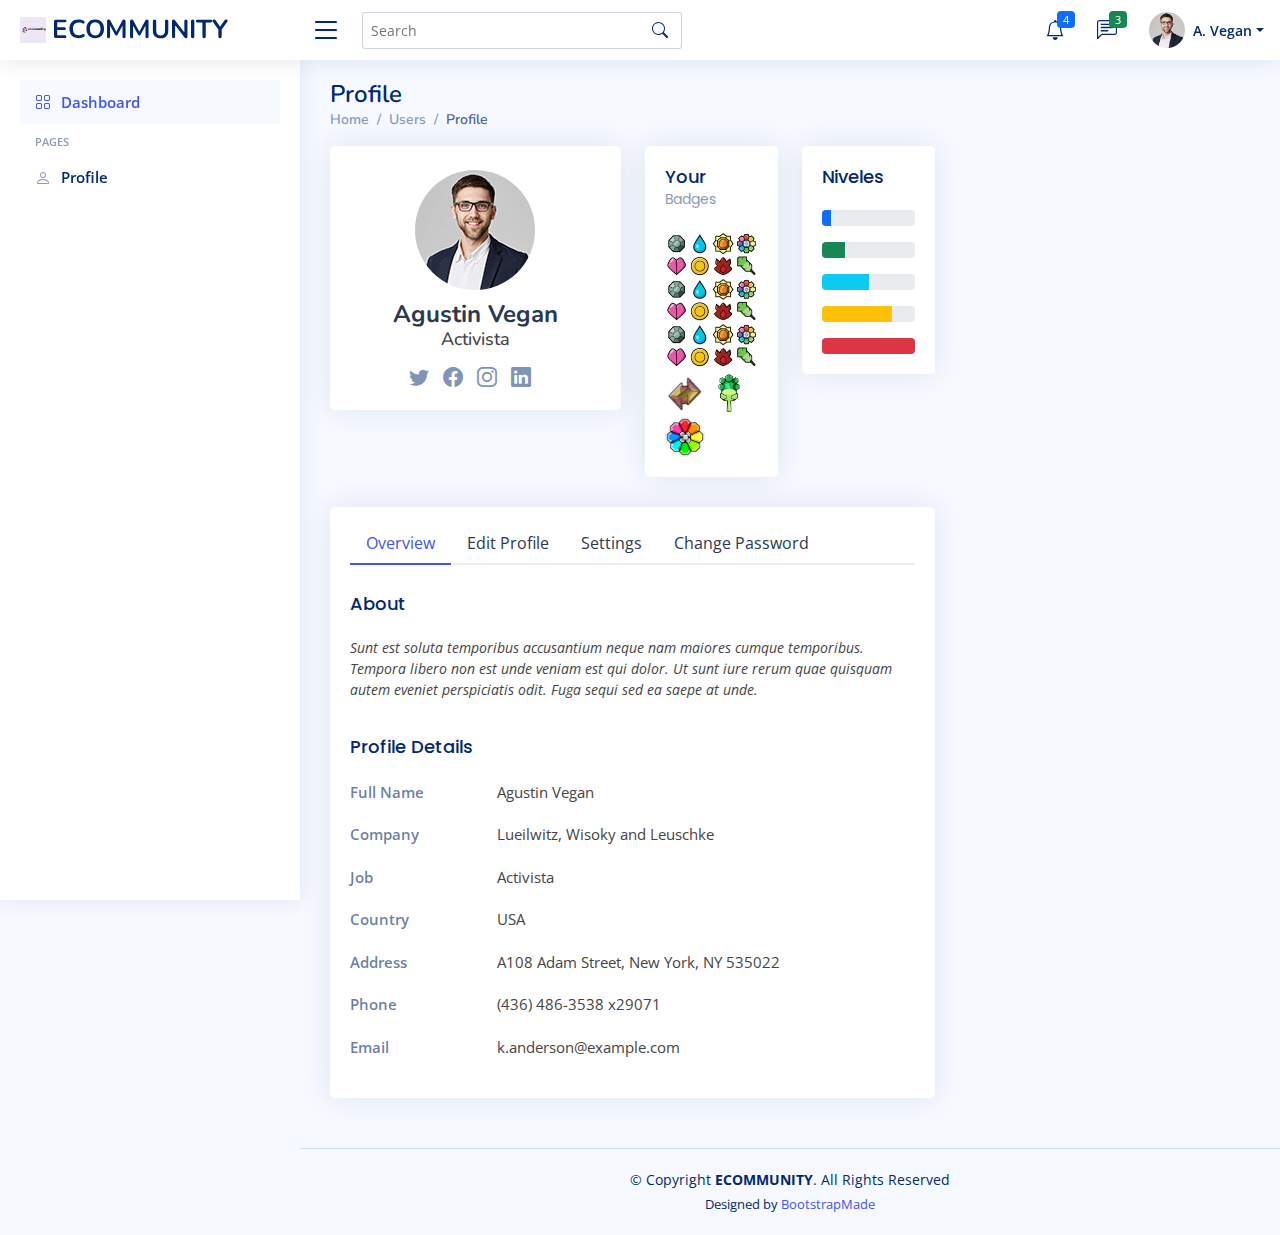
<file: index.html>
<!DOCTYPE html>
<html lang="en">

<head>
  <meta charset="utf-8">
  <meta content="width=device-width, initial-scale=1.0" name="viewport">

  <title>Users / Profile - ECOMMUNITY Bootstrap Template</title>
  <meta content="" name="description">
  <meta content="" name="keywords">

  <!-- Favicons -->
  <link href="assets/img/favicon.png" rel="icon">
  <link href="assets/img/apple-touch-icon.png" rel="apple-touch-icon">

  <!-- Google Fonts -->
  <link href="https://fonts.gstatic.com" rel="preconnect">
  <link href="https://fonts.googleapis.com/css?family=Open+Sans:300,300i,400,400i,600,600i,700,700i|Nunito:300,300i,400,400i,600,600i,700,700i|Poppins:300,300i,400,400i,500,500i,600,600i,700,700i" rel="stylesheet">

  <!-- Vendor CSS Files -->
  <link href="assets/vendor/bootstrap/css/bootstrap.min.css" rel="stylesheet">
  <link href="assets/vendor/bootstrap-icons/bootstrap-icons.css" rel="stylesheet">
  <link href="assets/vendor/boxicons/css/boxicons.min.css" rel="stylesheet">
  <link href="assets/vendor/quill/quill.snow.css" rel="stylesheet">
  <link href="assets/vendor/quill/quill.bubble.css" rel="stylesheet">
  <link href="assets/vendor/remixicon/remixicon.css" rel="stylesheet">
  <link href="assets/vendor/simple-datatables/style.css" rel="stylesheet">

  <!-- Template Main CSS File -->
  <link href="assets/css/style.css" rel="stylesheet">

  <!-- =======================================================
  * Template Name: ECOMMUNITY - v2.2.2
  * Template URL: https://bootstrapmade.com/nice-admin-bootstrap-admin-html-template/
  * Author: BootstrapMade.com
  * License: https://bootstrapmade.com/license/
  ======================================================== -->
</head>

<body>

  <!-- ======= Header ======= -->
  <header id="header" class="header fixed-top d-flex align-items-center">

    <div class="d-flex align-items-center justify-content-between">
      <a href="index.html" class="logo d-flex align-items-center">
        <img src="assets/img/logo.png" alt="">
        <span class="d-none d-lg-block">ECOMMUNITY</span>
      </a>
      <i class="bi bi-list toggle-sidebar-btn"></i>
    </div><!-- End Logo -->

    <div class="search-bar">
      <form class="search-form d-flex align-items-center" method="POST" action="#">
        <input type="text" name="query" placeholder="Search" title="Enter search keyword">
        <button type="submit" title="Search"><i class="bi bi-search"></i></button>
      </form>
    </div><!-- End Search Bar -->

    <nav class="header-nav ms-auto">
      <ul class="d-flex align-items-center">

        <li class="nav-item d-block d-lg-none">
          <a class="nav-link nav-icon search-bar-toggle " href="#">
            <i class="bi bi-search"></i>
          </a>
        </li><!-- End Search Icon-->

        <li class="nav-item dropdown">

          <a class="nav-link nav-icon" href="#" data-bs-toggle="dropdown">
            <i class="bi bi-bell"></i>
            <span class="badge bg-primary badge-number">4</span>
          </a><!-- End Notification Icon -->

          <ul class="dropdown-menu dropdown-menu-end dropdown-menu-arrow notifications">
            <li class="dropdown-header">
              You have 4 new notifications
              <a href="#"><span class="badge rounded-pill bg-primary p-2 ms-2">View all</span></a>
            </li>
            <li>
              <hr class="dropdown-divider">
            </li>

            <li class="notification-item">
              <i class="bi bi-exclamation-circle text-warning"></i>
              <div>
                <h4>Lorem Ipsum</h4>
                <p>Quae dolorem earum veritatis oditseno</p>
                <p>30 min. ago</p>
              </div>
            </li>

            <li>
              <hr class="dropdown-divider">
            </li>

            <li class="notification-item">
              <i class="bi bi-x-circle text-danger"></i>
              <div>
                <h4>Atque rerum nesciunt</h4>
                <p>Quae dolorem earum veritatis oditseno</p>
                <p>1 hr. ago</p>
              </div>
            </li>

            <li>
              <hr class="dropdown-divider">
            </li>

            <li class="notification-item">
              <i class="bi bi-check-circle text-success"></i>
              <div>
                <h4>Sit rerum fuga</h4>
                <p>Quae dolorem earum veritatis oditseno</p>
                <p>2 hrs. ago</p>
              </div>
            </li>

            <li>
              <hr class="dropdown-divider">
            </li>

            <li class="notification-item">
              <i class="bi bi-info-circle text-primary"></i>
              <div>
                <h4>Dicta reprehenderit</h4>
                <p>Quae dolorem earum veritatis oditseno</p>
                <p>4 hrs. ago</p>
              </div>
            </li>

            <li>
              <hr class="dropdown-divider">
            </li>
            <li class="dropdown-footer">
              <a href="#">Show all notifications</a>
            </li>

          </ul><!-- End Notification Dropdown Items -->

        </li><!-- End Notification Nav -->

        <li class="nav-item dropdown">

          <a class="nav-link nav-icon" href="#" data-bs-toggle="dropdown">
            <i class="bi bi-chat-left-text"></i>
            <span class="badge bg-success badge-number">3</span>
          </a><!-- End Messages Icon -->

          <ul class="dropdown-menu dropdown-menu-end dropdown-menu-arrow messages">
            <li class="dropdown-header">
              You have 3 new messages
              <a href="#"><span class="badge rounded-pill bg-primary p-2 ms-2">View all</span></a>
            </li>
            <li>
              <hr class="dropdown-divider">
            </li>

            <li class="message-item">
              <a href="#">
                <img src="assets/img/messages-1.jpg" alt="" class="rounded-circle">
                <div>
                  <h4>Maria Hudson</h4>
                  <p>Velit asperiores et ducimus soluta repudiandae labore officia est ut...</p>
                  <p>4 hrs. ago</p>
                </div>
              </a>
            </li>
            <li>
              <hr class="dropdown-divider">
            </li>

            <li class="message-item">
              <a href="#">
                <img src="assets/img/messages-2.jpg" alt="" class="rounded-circle">
                <div>
                  <h4>Anna Nelson</h4>
                  <p>Velit asperiores et ducimus soluta repudiandae labore officia est ut...</p>
                  <p>6 hrs. ago</p>
                </div>
              </a>
            </li>
            <li>
              <hr class="dropdown-divider">
            </li>

            <li class="message-item">
              <a href="#">
                <img src="assets/img/messages-3.jpg" alt="" class="rounded-circle">
                <div>
                  <h4>David Muldon</h4>
                  <p>Velit asperiores et ducimus soluta repudiandae labore officia est ut...</p>
                  <p>8 hrs. ago</p>
                </div>
              </a>
            </li>
            <li>
              <hr class="dropdown-divider">
            </li>

            <li class="dropdown-footer">
              <a href="#">Show all messages</a>
            </li>

          </ul><!-- End Messages Dropdown Items -->

        </li><!-- End Messages Nav -->

        <li class="nav-item dropdown pe-3">

          <a class="nav-link nav-profile d-flex align-items-center pe-0" href="#" data-bs-toggle="dropdown">
            <img src="assets/img/profile-img.jpg" alt="Profile" class="rounded-circle">
            <span class="d-none d-md-block dropdown-toggle ps-2">A. Vegan</span>
          </a><!-- End Profile Iamge Icon -->

          <ul class="dropdown-menu dropdown-menu-end dropdown-menu-arrow profile">
            <li class="dropdown-header">
              <h6>Agustin Vegan</h6>
              <span>Activista</span>
            </li>
            <li>
              <hr class="dropdown-divider">
            </li>

            <li>
              <a class="dropdown-item d-flex align-items-center" href="users-profile.html">
                <i class="bi bi-person"></i>
                <span>My Profile</span>
              </a>
            </li>
            <li>
              <hr class="dropdown-divider">
            </li>

            <li>
              <a class="dropdown-item d-flex align-items-center" href="users-profile.html">
                <i class="bi bi-gear"></i>
                <span>Account Settings</span>
              </a>
            </li>
            <li>
              <hr class="dropdown-divider">
            </li>

            <li>
              <a class="dropdown-item d-flex align-items-center" href="pages-faq.html">
                <i class="bi bi-question-circle"></i>
                <span>Need Help?</span>
              </a>
            </li>
            <li>
              <hr class="dropdown-divider">
            </li>

            <li>
              <a class="dropdown-item d-flex align-items-center" href="#">
                <i class="bi bi-box-arrow-right"></i>
                <span>Sign Out</span>
              </a>
            </li>

          </ul><!-- End Profile Dropdown Items -->
        </li><!-- End Profile Nav -->

      </ul>
    </nav><!-- End Icons Navigation -->

  </header><!-- End Header -->

  <!-- ======= Sidebar ======= -->
  <!-- ======= Sidebar ======= -->
  <aside id="sidebar" class="sidebar">

    <ul class="sidebar-nav" id="sidebar-nav">

      <li class="nav-item">
        <a class="nav-link " href="users-profile.html">
          <i class="bi bi-grid"></i>
          <span>Dashboard</span>
        </a>
      </li><!-- End Dashboard Nav -->

     

      
      <li class="nav-heading">Pages</li>

      <li class="nav-item">
        <a class="nav-link collapsed" href="index.html">
          <i class="bi bi-person"></i>
          <span>Profile</span>
        </a>
      </li><!-- End Profile Page Nav -->


    </ul>

  </aside><!-- End Sidebar-->
  <main id="main" class="main">

    <div class="pagetitle">
      <h1>Profile</h1>
      <nav>
        <ol class="breadcrumb">
          <li class="breadcrumb-item"><a href="index.html">Home</a></li>
          <li class="breadcrumb-item">Users</li>
          <li class="breadcrumb-item active">Profile</li>
        </ol>
      </nav>
    </div><!-- End Page Title -->

    <section class="section profile">
      <div class="row">
        <div class="col-xl-4">

          <div class="card">
            <div class="card-body profile-card pt-4 d-flex flex-column align-items-center">

              <img src="assets/img/profile-img.jpg" alt="Profile" class="rounded-circle">
              <h2>Agustin Vegan</h2>
              <h3>Activista</h3>
              <div class="social-links mt-2">
                <a href="#" class="twitter"><i class="bi bi-twitter"></i></a>
                <a href="#" class="facebook"><i class="bi bi-facebook"></i></a>
                <a href="#" class="instagram"><i class="bi bi-instagram"></i></a>
                <a href="#" class="linkedin"><i class="bi bi-linkedin"></i></a>
              </div>
            </div>
          </div>

        </div>
        
<div class="col-xl-2">
          <div class="card">

            <div class="card-body">
              <h5 class="card-title">Your  <span>Badges</span></h5>
              <img class="img-fluid" src="./assets/img/pokemon-badges.png" alt="">
              <img class="img-fluid" src="./assets/img/pokemon-badges.png" alt="">
              <img class="img-fluid" src="./assets/img/pokemon-badges.png" alt="">
              <img class="img-fluid badgeP"  src="./assets/img/cityBadge.webp" alt="">
              <img class="img-fluid badgeP"  src="./assets/img/brocolibadge.png" alt="">
              <img class="img-fluid badgeP"  src="./assets/img/rainbowbadge.png" alt="">

            </div>
          </div>
        </div>
<div class="col-xl-2">
  <div class="card">
    <div class="card-body">
      <h5 class="card-title">Niveles</h5>

      <!-- Progress Bars with Backgrounds-->
      <div class="progress">
        <div class="progress-bar" role="progressbar" style="width: 10%" aria-valuenow="10" aria-valuemin="0" aria-valuemax="100"></div>
      </div>
      <div class="progress mt-3">
        <div class="progress-bar bg-success" role="progressbar" style="width: 25%" aria-valuenow="25" aria-valuemin="0" aria-valuemax="100"></div>
      </div>
      <div class="progress mt-3">
        <div class="progress-bar bg-info" role="progressbar" style="width: 50%" aria-valuenow="50" aria-valuemin="0" aria-valuemax="100"></div>
      </div>
      <div class="progress mt-3">
        <div class="progress-bar bg-warning" role="progressbar" style="width: 75%" aria-valuenow="75" aria-valuemin="0" aria-valuemax="100"></div>
      </div>
      <div class="progress mt-3">
        <div class="progress-bar bg-danger" role="progressbar" style="width: 100%" aria-valuenow="100" aria-valuemin="0" aria-valuemax="100"></div>
      </div><!-- End Progress Bars with Backgrounds -->

    </div>
  </div>
        </div>
        <div class="col-xl-8">

          <div class="card">
            <div class="card-body pt-3">
              <!-- Bordered Tabs -->
              <ul class="nav nav-tabs nav-tabs-bordered">

                <li class="nav-item">
                  <button class="nav-link active" data-bs-toggle="tab" data-bs-target="#profile-overview">Overview</button>
                </li>

                <li class="nav-item">
                  <button class="nav-link" data-bs-toggle="tab" data-bs-target="#profile-edit">Edit Profile</button>
                </li>

                <li class="nav-item">
                  <button class="nav-link" data-bs-toggle="tab" data-bs-target="#profile-settings">Settings</button>
                </li>

                <li class="nav-item">
                  <button class="nav-link" data-bs-toggle="tab" data-bs-target="#profile-change-password">Change Password</button>
                </li>

              </ul>
              <div class="tab-content pt-2">

                <div class="tab-pane fade show active profile-overview" id="profile-overview">
                  <h5 class="card-title">About</h5>
                  <p class="small fst-italic">Sunt est soluta temporibus accusantium neque nam maiores cumque temporibus. Tempora libero non est unde veniam est qui dolor. Ut sunt iure rerum quae quisquam autem eveniet perspiciatis odit. Fuga sequi sed ea saepe at unde.</p>

                  <h5 class="card-title">Profile Details</h5>

                  <div class="row">
                    <div class="col-lg-3 col-md-4 label ">Full Name</div>
                    <div class="col-lg-9 col-md-8">Agustin Vegan</div>
                  </div>

                  <div class="row">
                    <div class="col-lg-3 col-md-4 label">Company</div>
                    <div class="col-lg-9 col-md-8">Lueilwitz, Wisoky and Leuschke</div>
                  </div>

                  <div class="row">
                    <div class="col-lg-3 col-md-4 label">Job</div>
                    <div class="col-lg-9 col-md-8">Activista</div>
                  </div>

                  <div class="row">
                    <div class="col-lg-3 col-md-4 label">Country</div>
                    <div class="col-lg-9 col-md-8">USA</div>
                  </div>

                  <div class="row">
                    <div class="col-lg-3 col-md-4 label">Address</div>
                    <div class="col-lg-9 col-md-8">A108 Adam Street, New York, NY 535022</div>
                  </div>

                  <div class="row">
                    <div class="col-lg-3 col-md-4 label">Phone</div>
                    <div class="col-lg-9 col-md-8">(436) 486-3538 x29071</div>
                  </div>

                  <div class="row">
                    <div class="col-lg-3 col-md-4 label">Email</div>
                    <div class="col-lg-9 col-md-8">k.anderson@example.com</div>
                  </div>

                </div>

                <div class="tab-pane fade profile-edit pt-3" id="profile-edit">

                  <!-- Profile Edit Form -->
                  <form>
                    <div class="row mb-3">
                      <label for="profileImage" class="col-md-4 col-lg-3 col-form-label">Profile Image</label>
                      <div class="col-md-8 col-lg-9">
                        <img src="assets/img/profile-img.jpg" alt="Profile">
                        <div class="pt-2">
                          <a href="#" class="btn btn-primary btn-sm" title="Upload new profile image"><i class="bi bi-upload"></i></a>
                          <a href="#" class="btn btn-danger btn-sm" title="Remove my profile image"><i class="bi bi-trash"></i></a>
                        </div>
                      </div>
                    </div>

                    <div class="row mb-3">
                      <label for="fullName" class="col-md-4 col-lg-3 col-form-label">Full Name</label>
                      <div class="col-md-8 col-lg-9">
                        <input name="fullName" type="text" class="form-control" id="fullName" value="Agustin Vegan">
                      </div>
                    </div>

                    <div class="row mb-3">
                      <label for="about" class="col-md-4 col-lg-3 col-form-label">About</label>
                      <div class="col-md-8 col-lg-9">
                        <textarea name="about" class="form-control" id="about" style="height: 100px">Sunt est soluta temporibus accusantium neque nam maiores cumque temporibus. Tempora libero non est unde veniam est qui dolor. Ut sunt iure rerum quae quisquam autem eveniet perspiciatis odit. Fuga sequi sed ea saepe at unde.</textarea>
                      </div>
                    </div>

                    <div class="row mb-3">
                      <label for="company" class="col-md-4 col-lg-3 col-form-label">Company</label>
                      <div class="col-md-8 col-lg-9">
                        <input name="company" type="text" class="form-control" id="company" value="Lueilwitz, Wisoky and Leuschke">
                      </div>
                    </div>

                    <div class="row mb-3">
                      <label for="Job" class="col-md-4 col-lg-3 col-form-label">Job</label>
                      <div class="col-md-8 col-lg-9">
                        <input name="job" type="text" class="form-control" id="Job" value="Activista">
                      </div>
                    </div>

                    <div class="row mb-3">
                      <label for="Country" class="col-md-4 col-lg-3 col-form-label">Country</label>
                      <div class="col-md-8 col-lg-9">
                        <input name="country" type="text" class="form-control" id="Country" value="USA">
                      </div>
                    </div>

                    <div class="row mb-3">
                      <label for="Address" class="col-md-4 col-lg-3 col-form-label">Address</label>
                      <div class="col-md-8 col-lg-9">
                        <input name="address" type="text" class="form-control" id="Address" value="A108 Adam Street, New York, NY 535022">
                      </div>
                    </div>

                    <div class="row mb-3">
                      <label for="Phone" class="col-md-4 col-lg-3 col-form-label">Phone</label>
                      <div class="col-md-8 col-lg-9">
                        <input name="phone" type="text" class="form-control" id="Phone" value="(436) 486-3538 x29071">
                      </div>
                    </div>

                    <div class="row mb-3">
                      <label for="Email" class="col-md-4 col-lg-3 col-form-label">Email</label>
                      <div class="col-md-8 col-lg-9">
                        <input name="email" type="email" class="form-control" id="Email" value="k.anderson@example.com">
                      </div>
                    </div>

                    <div class="row mb-3">
                      <label for="Twitter" class="col-md-4 col-lg-3 col-form-label">Twitter Profile</label>
                      <div class="col-md-8 col-lg-9">
                        <input name="twitter" type="text" class="form-control" id="Twitter" value="https://twitter.com/#">
                      </div>
                    </div>

                    <div class="row mb-3">
                      <label for="Facebook" class="col-md-4 col-lg-3 col-form-label">Facebook Profile</label>
                      <div class="col-md-8 col-lg-9">
                        <input name="facebook" type="text" class="form-control" id="Facebook" value="https://facebook.com/#">
                      </div>
                    </div>

                    <div class="row mb-3">
                      <label for="Instagram" class="col-md-4 col-lg-3 col-form-label">Instagram Profile</label>
                      <div class="col-md-8 col-lg-9">
                        <input name="instagram" type="text" class="form-control" id="Instagram" value="https://instagram.com/#">
                      </div>
                    </div>

                    <div class="row mb-3">
                      <label for="Linkedin" class="col-md-4 col-lg-3 col-form-label">Linkedin Profile</label>
                      <div class="col-md-8 col-lg-9">
                        <input name="linkedin" type="text" class="form-control" id="Linkedin" value="https://linkedin.com/#">
                      </div>
                    </div>

                    <div class="text-center">
                      <button type="submit" class="btn btn-primary">Save Changes</button>
                    </div>
                  </form><!-- End Profile Edit Form -->

                </div>

                <div class="tab-pane fade pt-3" id="profile-settings">

                  <!-- Settings Form -->
                  <form>

                    <div class="row mb-3">
                      <label for="fullName" class="col-md-4 col-lg-3 col-form-label">Email Notifications</label>
                      <div class="col-md-8 col-lg-9">
                        <div class="form-check">
                          <input class="form-check-input" type="checkbox" id="changesMade" checked>
                          <label class="form-check-label" for="changesMade">
                            Changes made to your account
                          </label>
                        </div>
                        <div class="form-check">
                          <input class="form-check-input" type="checkbox" id="newProducts" checked>
                          <label class="form-check-label" for="newProducts">
                            Information on new products and services
                          </label>
                        </div>
                        <div class="form-check">
                          <input class="form-check-input" type="checkbox" id="proOffers">
                          <label class="form-check-label" for="proOffers">
                            Marketing and promo offers
                          </label>
                        </div>
                        <div class="form-check">
                          <input class="form-check-input" type="checkbox" id="securityNotify" checked disabled>
                          <label class="form-check-label" for="securityNotify">
                            Security alerts
                          </label>
                        </div>
                      </div>
                    </div>

                    <div class="text-center">
                      <button type="submit" class="btn btn-primary">Save Changes</button>
                    </div>
                  </form><!-- End settings Form -->

                </div>

                <div class="tab-pane fade pt-3" id="profile-change-password">
                  <!-- Change Password Form -->
                  <form>

                    <div class="row mb-3">
                      <label for="currentPassword" class="col-md-4 col-lg-3 col-form-label">Current Password</label>
                      <div class="col-md-8 col-lg-9">
                        <input name="password" type="password" class="form-control" id="currentPassword">
                      </div>
                    </div>

                    <div class="row mb-3">
                      <label for="newPassword" class="col-md-4 col-lg-3 col-form-label">New Password</label>
                      <div class="col-md-8 col-lg-9">
                        <input name="newpassword" type="password" class="form-control" id="newPassword">
                      </div>
                    </div>

                    <div class="row mb-3">
                      <label for="renewPassword" class="col-md-4 col-lg-3 col-form-label">Re-enter New Password</label>
                      <div class="col-md-8 col-lg-9">
                        <input name="renewpassword" type="password" class="form-control" id="renewPassword">
                      </div>
                    </div>

                    <div class="text-center">
                      <button type="submit" class="btn btn-primary">Change Password</button>
                    </div>
                  </form><!-- End Change Password Form -->

                </div>

              </div><!-- End Bordered Tabs -->

            </div>
          </div>

        </div>
        
      </div>
    </section>

  </main><!-- End #main -->

  <!-- ======= Footer ======= -->
  <footer id="footer" class="footer">
    <div class="copyright">
      &copy; Copyright <strong><span>ECOMMUNITY</span></strong>. All Rights Reserved
    </div>
    <div class="credits">
      <!-- All the links in the footer should remain intact. -->
      <!-- You can delete the links only if you purchased the pro version. -->
      <!-- Licensing information: https://bootstrapmade.com/license/ -->
      <!-- Purchase the pro version with working PHP/AJAX contact form: https://bootstrapmade.com/nice-admin-bootstrap-admin-html-template/ -->
      Designed by <a href="https://bootstrapmade.com/">BootstrapMade</a>
    </div>
  </footer><!-- End Footer -->

  <a href="#" class="back-to-top d-flex align-items-center justify-content-center"><i class="bi bi-arrow-up-short"></i></a>

  <!-- Vendor JS Files -->
  <script src="assets/vendor/apexcharts/apexcharts.min.js"></script>
  <script src="assets/vendor/bootstrap/js/bootstrap.bundle.min.js"></script>
  <script src="assets/vendor/chart.js/chart.min.js"></script>
  <script src="assets/vendor/echarts/echarts.min.js"></script>
  <script src="assets/vendor/quill/quill.min.js"></script>
  <script src="assets/vendor/simple-datatables/simple-datatables.js"></script>
  <script src="assets/vendor/tinymce/tinymce.min.js"></script>
  <script src="assets/vendor/php-email-form/validate.js"></script>

  <!-- Template Main JS File -->
  <script src="assets/js/main.js"></script>

</body>

</html>
</file>
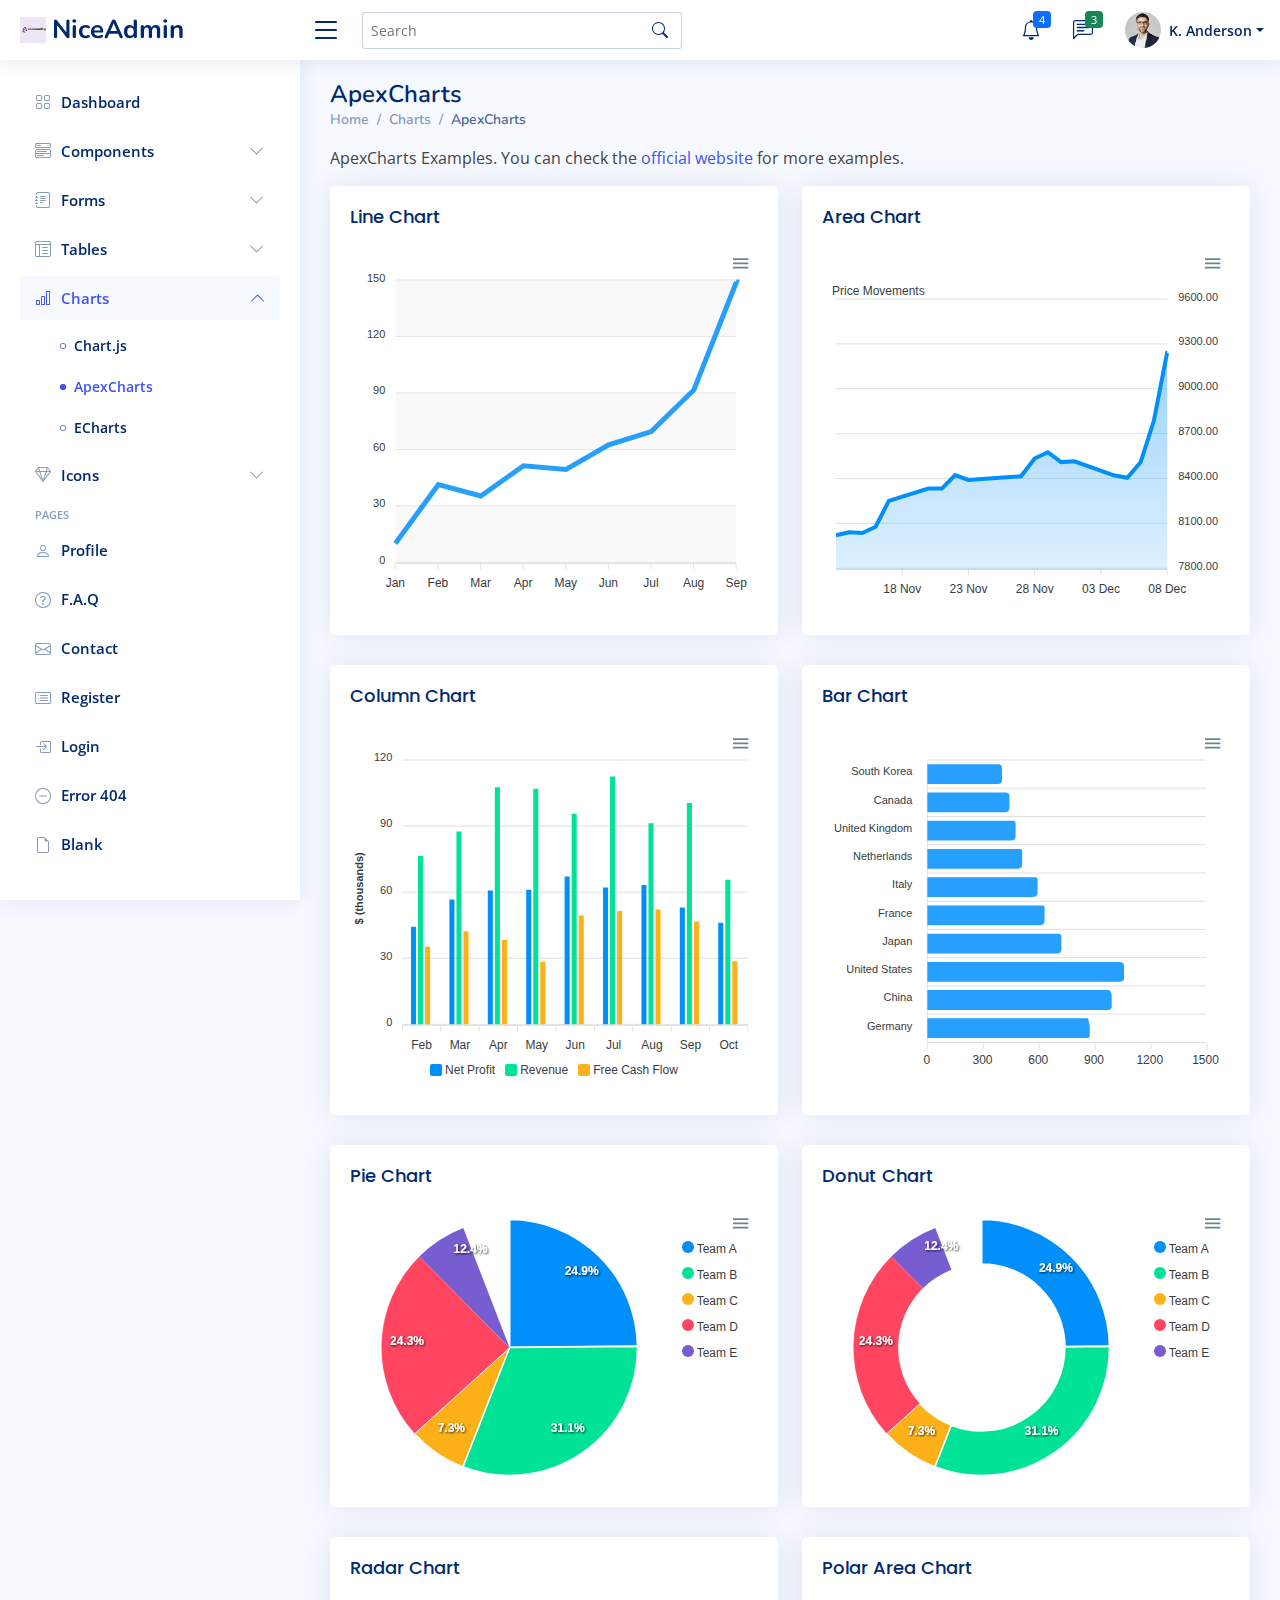
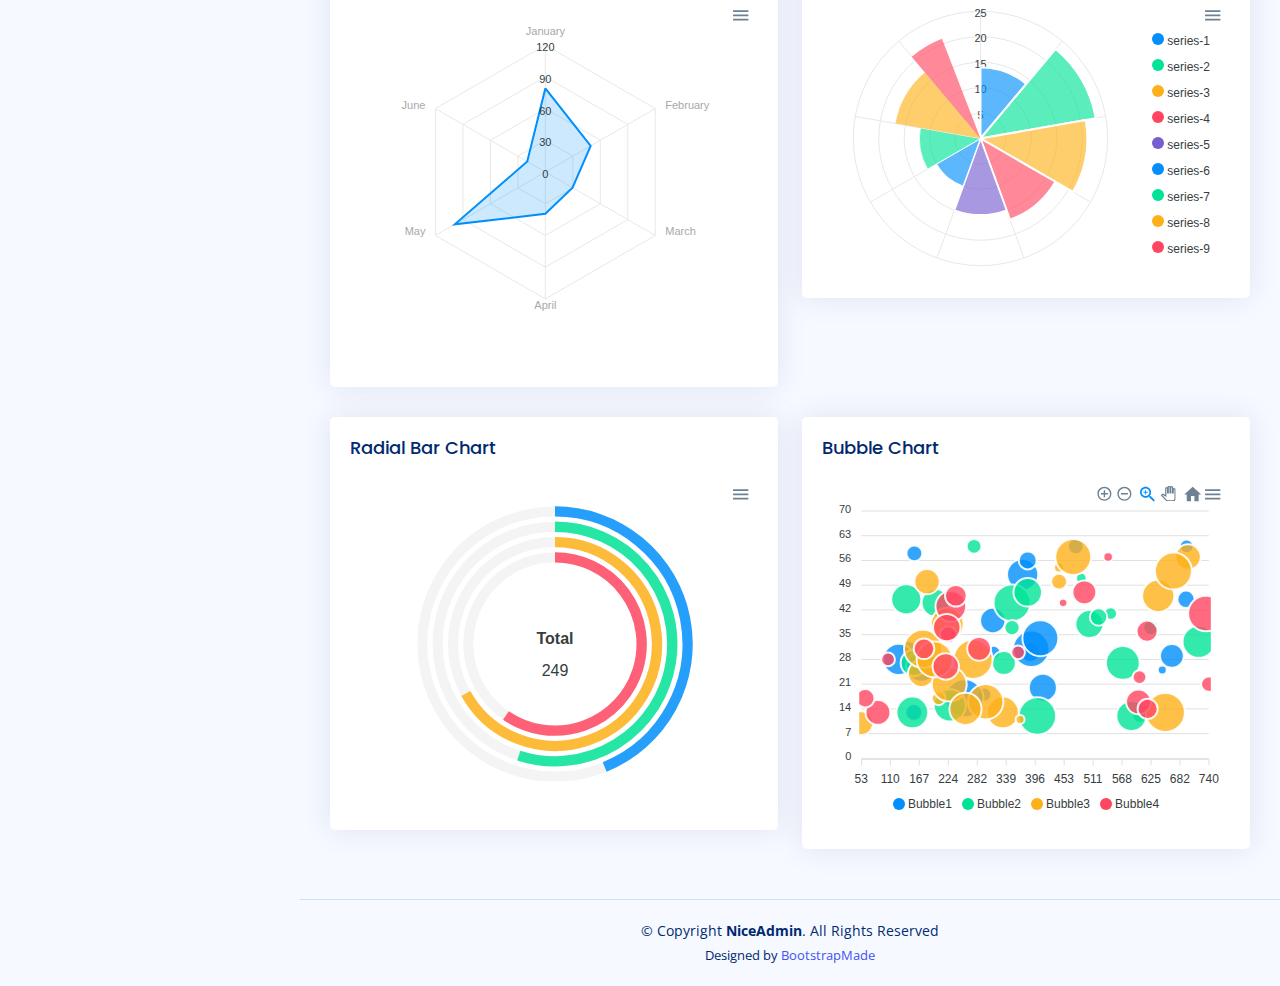
<file: charts-apexcharts.html>
<!DOCTYPE html>
<html lang="en">

<head>
  <meta charset="utf-8">
  <meta content="width=device-width, initial-scale=1.0" name="viewport">

  <title>Charts / ApexCharts - NiceAdmin Bootstrap Template</title>
  <meta content="" name="description">
  <meta content="" name="keywords">

  <!-- Favicons -->
  <link href="assets/img/favicon.png" rel="icon">
  <link href="assets/img/apple-touch-icon.png" rel="apple-touch-icon">

  <!-- Google Fonts -->
  <link href="https://fonts.gstatic.com" rel="preconnect">
  <link href="https://fonts.googleapis.com/css?family=Open+Sans:300,300i,400,400i,600,600i,700,700i|Nunito:300,300i,400,400i,600,600i,700,700i|Poppins:300,300i,400,400i,500,500i,600,600i,700,700i" rel="stylesheet">

  <!-- Vendor CSS Files -->
  <link href="assets/vendor/bootstrap/css/bootstrap.min.css" rel="stylesheet">
  <link href="assets/vendor/bootstrap-icons/bootstrap-icons.css" rel="stylesheet">
  <link href="assets/vendor/boxicons/css/boxicons.min.css" rel="stylesheet">
  <link href="assets/vendor/quill/quill.snow.css" rel="stylesheet">
  <link href="assets/vendor/quill/quill.bubble.css" rel="stylesheet">
  <link href="assets/vendor/remixicon/remixicon.css" rel="stylesheet">
  <link href="assets/vendor/simple-datatables/style.css" rel="stylesheet">

  <!-- Template Main CSS File -->
  <link href="assets/css/style.css" rel="stylesheet">

  <!-- =======================================================
  * Template Name: NiceAdmin - v2.2.2
  * Template URL: https://bootstrapmade.com/nice-admin-bootstrap-admin-html-template/
  * Author: BootstrapMade.com
  * License: https://bootstrapmade.com/license/
  ======================================================== -->
</head>

<body>

  <!-- ======= Header ======= -->
  <header id="header" class="header fixed-top d-flex align-items-center">

    <div class="d-flex align-items-center justify-content-between">
      <a href="index.html" class="logo d-flex align-items-center">
        <img src="assets/img/logo.png" alt="">
        <span class="d-none d-lg-block">NiceAdmin</span>
      </a>
      <i class="bi bi-list toggle-sidebar-btn"></i>
    </div><!-- End Logo -->

    <div class="search-bar">
      <form class="search-form d-flex align-items-center" method="POST" action="#">
        <input type="text" name="query" placeholder="Search" title="Enter search keyword">
        <button type="submit" title="Search"><i class="bi bi-search"></i></button>
      </form>
    </div><!-- End Search Bar -->

    <nav class="header-nav ms-auto">
      <ul class="d-flex align-items-center">

        <li class="nav-item d-block d-lg-none">
          <a class="nav-link nav-icon search-bar-toggle " href="#">
            <i class="bi bi-search"></i>
          </a>
        </li><!-- End Search Icon-->

        <li class="nav-item dropdown">

          <a class="nav-link nav-icon" href="#" data-bs-toggle="dropdown">
            <i class="bi bi-bell"></i>
            <span class="badge bg-primary badge-number">4</span>
          </a><!-- End Notification Icon -->

          <ul class="dropdown-menu dropdown-menu-end dropdown-menu-arrow notifications">
            <li class="dropdown-header">
              You have 4 new notifications
              <a href="#"><span class="badge rounded-pill bg-primary p-2 ms-2">View all</span></a>
            </li>
            <li>
              <hr class="dropdown-divider">
            </li>

            <li class="notification-item">
              <i class="bi bi-exclamation-circle text-warning"></i>
              <div>
                <h4>Lorem Ipsum</h4>
                <p>Quae dolorem earum veritatis oditseno</p>
                <p>30 min. ago</p>
              </div>
            </li>

            <li>
              <hr class="dropdown-divider">
            </li>

            <li class="notification-item">
              <i class="bi bi-x-circle text-danger"></i>
              <div>
                <h4>Atque rerum nesciunt</h4>
                <p>Quae dolorem earum veritatis oditseno</p>
                <p>1 hr. ago</p>
              </div>
            </li>

            <li>
              <hr class="dropdown-divider">
            </li>

            <li class="notification-item">
              <i class="bi bi-check-circle text-success"></i>
              <div>
                <h4>Sit rerum fuga</h4>
                <p>Quae dolorem earum veritatis oditseno</p>
                <p>2 hrs. ago</p>
              </div>
            </li>

            <li>
              <hr class="dropdown-divider">
            </li>

            <li class="notification-item">
              <i class="bi bi-info-circle text-primary"></i>
              <div>
                <h4>Dicta reprehenderit</h4>
                <p>Quae dolorem earum veritatis oditseno</p>
                <p>4 hrs. ago</p>
              </div>
            </li>

            <li>
              <hr class="dropdown-divider">
            </li>
            <li class="dropdown-footer">
              <a href="#">Show all notifications</a>
            </li>

          </ul><!-- End Notification Dropdown Items -->

        </li><!-- End Notification Nav -->

        <li class="nav-item dropdown">

          <a class="nav-link nav-icon" href="#" data-bs-toggle="dropdown">
            <i class="bi bi-chat-left-text"></i>
            <span class="badge bg-success badge-number">3</span>
          </a><!-- End Messages Icon -->

          <ul class="dropdown-menu dropdown-menu-end dropdown-menu-arrow messages">
            <li class="dropdown-header">
              You have 3 new messages
              <a href="#"><span class="badge rounded-pill bg-primary p-2 ms-2">View all</span></a>
            </li>
            <li>
              <hr class="dropdown-divider">
            </li>

            <li class="message-item">
              <a href="#">
                <img src="assets/img/messages-1.jpg" alt="" class="rounded-circle">
                <div>
                  <h4>Maria Hudson</h4>
                  <p>Velit asperiores et ducimus soluta repudiandae labore officia est ut...</p>
                  <p>4 hrs. ago</p>
                </div>
              </a>
            </li>
            <li>
              <hr class="dropdown-divider">
            </li>

            <li class="message-item">
              <a href="#">
                <img src="assets/img/messages-2.jpg" alt="" class="rounded-circle">
                <div>
                  <h4>Anna Nelson</h4>
                  <p>Velit asperiores et ducimus soluta repudiandae labore officia est ut...</p>
                  <p>6 hrs. ago</p>
                </div>
              </a>
            </li>
            <li>
              <hr class="dropdown-divider">
            </li>

            <li class="message-item">
              <a href="#">
                <img src="assets/img/messages-3.jpg" alt="" class="rounded-circle">
                <div>
                  <h4>David Muldon</h4>
                  <p>Velit asperiores et ducimus soluta repudiandae labore officia est ut...</p>
                  <p>8 hrs. ago</p>
                </div>
              </a>
            </li>
            <li>
              <hr class="dropdown-divider">
            </li>

            <li class="dropdown-footer">
              <a href="#">Show all messages</a>
            </li>

          </ul><!-- End Messages Dropdown Items -->

        </li><!-- End Messages Nav -->

        <li class="nav-item dropdown pe-3">

          <a class="nav-link nav-profile d-flex align-items-center pe-0" href="#" data-bs-toggle="dropdown">
            <img src="assets/img/profile-img.jpg" alt="Profile" class="rounded-circle">
            <span class="d-none d-md-block dropdown-toggle ps-2">K. Anderson</span>
          </a><!-- End Profile Iamge Icon -->

          <ul class="dropdown-menu dropdown-menu-end dropdown-menu-arrow profile">
            <li class="dropdown-header">
              <h6>Kevin Anderson</h6>
              <span>Web Designer</span>
            </li>
            <li>
              <hr class="dropdown-divider">
            </li>

            <li>
              <a class="dropdown-item d-flex align-items-center" href="users-profile.html">
                <i class="bi bi-person"></i>
                <span>My Profile</span>
              </a>
            </li>
            <li>
              <hr class="dropdown-divider">
            </li>

            <li>
              <a class="dropdown-item d-flex align-items-center" href="users-profile.html">
                <i class="bi bi-gear"></i>
                <span>Account Settings</span>
              </a>
            </li>
            <li>
              <hr class="dropdown-divider">
            </li>

            <li>
              <a class="dropdown-item d-flex align-items-center" href="pages-faq.html">
                <i class="bi bi-question-circle"></i>
                <span>Need Help?</span>
              </a>
            </li>
            <li>
              <hr class="dropdown-divider">
            </li>

            <li>
              <a class="dropdown-item d-flex align-items-center" href="#">
                <i class="bi bi-box-arrow-right"></i>
                <span>Sign Out</span>
              </a>
            </li>

          </ul><!-- End Profile Dropdown Items -->
        </li><!-- End Profile Nav -->

      </ul>
    </nav><!-- End Icons Navigation -->

  </header><!-- End Header -->

  <!-- ======= Sidebar ======= -->
  <aside id="sidebar" class="sidebar">

    <ul class="sidebar-nav" id="sidebar-nav">

      <li class="nav-item">
        <a class="nav-link collapsed" href="index.html">
          <i class="bi bi-grid"></i>
          <span>Dashboard</span>
        </a>
      </li><!-- End Dashboard Nav -->

      <li class="nav-item">
        <a class="nav-link collapsed" data-bs-target="#components-nav" data-bs-toggle="collapse" href="#">
          <i class="bi bi-menu-button-wide"></i><span>Components</span><i class="bi bi-chevron-down ms-auto"></i>
        </a>
        <ul id="components-nav" class="nav-content collapse " data-bs-parent="#sidebar-nav">
          <li>
            <a href="components-alerts.html">
              <i class="bi bi-circle"></i><span>Alerts</span>
            </a>
          </li>
          <li>
            <a href="components-accordion.html">
              <i class="bi bi-circle"></i><span>Accordion</span>
            </a>
          </li>
          <li>
            <a href="components-badges.html">
              <i class="bi bi-circle"></i><span>Badges</span>
            </a>
          </li>
          <li>
            <a href="components-breadcrumbs.html">
              <i class="bi bi-circle"></i><span>Breadcrumbs</span>
            </a>
          </li>
          <li>
            <a href="components-buttons.html">
              <i class="bi bi-circle"></i><span>Buttons</span>
            </a>
          </li>
          <li>
            <a href="components-cards.html">
              <i class="bi bi-circle"></i><span>Cards</span>
            </a>
          </li>
          <li>
            <a href="components-carousel.html">
              <i class="bi bi-circle"></i><span>Carousel</span>
            </a>
          </li>
          <li>
            <a href="components-list-group.html">
              <i class="bi bi-circle"></i><span>List group</span>
            </a>
          </li>
          <li>
            <a href="components-modal.html">
              <i class="bi bi-circle"></i><span>Modal</span>
            </a>
          </li>
          <li>
            <a href="components-tabs.html">
              <i class="bi bi-circle"></i><span>Tabs</span>
            </a>
          </li>
          <li>
            <a href="components-pagination.html">
              <i class="bi bi-circle"></i><span>Pagination</span>
            </a>
          </li>
          <li>
            <a href="components-progress.html">
              <i class="bi bi-circle"></i><span>Progress</span>
            </a>
          </li>
          <li>
            <a href="components-spinners.html">
              <i class="bi bi-circle"></i><span>Spinners</span>
            </a>
          </li>
          <li>
            <a href="components-tooltips.html">
              <i class="bi bi-circle"></i><span>Tooltips</span>
            </a>
          </li>
        </ul>
      </li><!-- End Components Nav -->

      <li class="nav-item">
        <a class="nav-link collapsed" data-bs-target="#forms-nav" data-bs-toggle="collapse" href="#">
          <i class="bi bi-journal-text"></i><span>Forms</span><i class="bi bi-chevron-down ms-auto"></i>
        </a>
        <ul id="forms-nav" class="nav-content collapse " data-bs-parent="#sidebar-nav">
          <li>
            <a href="forms-elements.html">
              <i class="bi bi-circle"></i><span>Form Elements</span>
            </a>
          </li>
          <li>
            <a href="forms-layouts.html">
              <i class="bi bi-circle"></i><span>Form Layouts</span>
            </a>
          </li>
          <li>
            <a href="forms-editors.html">
              <i class="bi bi-circle"></i><span>Form Editors</span>
            </a>
          </li>
          <li>
            <a href="forms-validation.html">
              <i class="bi bi-circle"></i><span>Form Validation</span>
            </a>
          </li>
        </ul>
      </li><!-- End Forms Nav -->

      <li class="nav-item">
        <a class="nav-link collapsed" data-bs-target="#tables-nav" data-bs-toggle="collapse" href="#">
          <i class="bi bi-layout-text-window-reverse"></i><span>Tables</span><i class="bi bi-chevron-down ms-auto"></i>
        </a>
        <ul id="tables-nav" class="nav-content collapse " data-bs-parent="#sidebar-nav">
          <li>
            <a href="tables-general.html">
              <i class="bi bi-circle"></i><span>General Tables</span>
            </a>
          </li>
          <li>
            <a href="tables-data.html">
              <i class="bi bi-circle"></i><span>Data Tables</span>
            </a>
          </li>
        </ul>
      </li><!-- End Tables Nav -->

      <li class="nav-item">
        <a class="nav-link " data-bs-target="#charts-nav" data-bs-toggle="collapse" href="#">
          <i class="bi bi-bar-chart"></i><span>Charts</span><i class="bi bi-chevron-down ms-auto"></i>
        </a>
        <ul id="charts-nav" class="nav-content collapse show" data-bs-parent="#sidebar-nav">
          <li>
            <a href="charts-chartjs.html">
              <i class="bi bi-circle"></i><span>Chart.js</span>
            </a>
          </li>
          <li>
            <a href="charts-apexcharts.html" class="active">
              <i class="bi bi-circle"></i><span>ApexCharts</span>
            </a>
          </li>
          <li>
            <a href="charts-echarts.html">
              <i class="bi bi-circle"></i><span>ECharts</span>
            </a>
          </li>
        </ul>
      </li><!-- End Charts Nav -->

      <li class="nav-item">
        <a class="nav-link collapsed" data-bs-target="#icons-nav" data-bs-toggle="collapse" href="#">
          <i class="bi bi-gem"></i><span>Icons</span><i class="bi bi-chevron-down ms-auto"></i>
        </a>
        <ul id="icons-nav" class="nav-content collapse " data-bs-parent="#sidebar-nav">
          <li>
            <a href="icons-bootstrap.html">
              <i class="bi bi-circle"></i><span>Bootstrap Icons</span>
            </a>
          </li>
          <li>
            <a href="icons-remix.html">
              <i class="bi bi-circle"></i><span>Remix Icons</span>
            </a>
          </li>
          <li>
            <a href="icons-boxicons.html">
              <i class="bi bi-circle"></i><span>Boxicons</span>
            </a>
          </li>
        </ul>
      </li><!-- End Icons Nav -->

      <li class="nav-heading">Pages</li>

      <li class="nav-item">
        <a class="nav-link collapsed" href="users-profile.html">
          <i class="bi bi-person"></i>
          <span>Profile</span>
        </a>
      </li><!-- End Profile Page Nav -->

      <li class="nav-item">
        <a class="nav-link collapsed" href="pages-faq.html">
          <i class="bi bi-question-circle"></i>
          <span>F.A.Q</span>
        </a>
      </li><!-- End F.A.Q Page Nav -->

      <li class="nav-item">
        <a class="nav-link collapsed" href="pages-contact.html">
          <i class="bi bi-envelope"></i>
          <span>Contact</span>
        </a>
      </li><!-- End Contact Page Nav -->

      <li class="nav-item">
        <a class="nav-link collapsed" href="pages-register.html">
          <i class="bi bi-card-list"></i>
          <span>Register</span>
        </a>
      </li><!-- End Register Page Nav -->

      <li class="nav-item">
        <a class="nav-link collapsed" href="pages-login.html">
          <i class="bi bi-box-arrow-in-right"></i>
          <span>Login</span>
        </a>
      </li><!-- End Login Page Nav -->

      <li class="nav-item">
        <a class="nav-link collapsed" href="pages-error-404.html">
          <i class="bi bi-dash-circle"></i>
          <span>Error 404</span>
        </a>
      </li><!-- End Error 404 Page Nav -->

      <li class="nav-item">
        <a class="nav-link collapsed" href="pages-blank.html">
          <i class="bi bi-file-earmark"></i>
          <span>Blank</span>
        </a>
      </li><!-- End Blank Page Nav -->

    </ul>

  </aside><!-- End Sidebar-->

  <main id="main" class="main">

    <div class="pagetitle">
      <h1>ApexCharts</h1>
      <nav>
        <ol class="breadcrumb">
          <li class="breadcrumb-item"><a href="index.html">Home</a></li>
          <li class="breadcrumb-item">Charts</li>
          <li class="breadcrumb-item active">ApexCharts</li>
        </ol>
      </nav>
    </div><!-- End Page Title -->

    <p>ApexCharts Examples. You can check the <a href="https://apexcharts.com/javascript-chart-demos/" target="_blank">official website</a> for more examples.</p>

    <section class="section">
      <div class="row">

        <div class="col-lg-6">
          <div class="card">
            <div class="card-body">
              <h5 class="card-title">Line Chart</h5>

              <!-- Line Chart -->
              <div id="lineChart"></div>

              <script>
                document.addEventListener("DOMContentLoaded", () => {
                  new ApexCharts(document.querySelector("#lineChart"), {
                    series: [{
                      name: "Desktops",
                      data: [10, 41, 35, 51, 49, 62, 69, 91, 148]
                    }],
                    chart: {
                      height: 350,
                      type: 'line',
                      zoom: {
                        enabled: false
                      }
                    },
                    dataLabels: {
                      enabled: false
                    },
                    stroke: {
                      curve: 'straight'
                    },
                    grid: {
                      row: {
                        colors: ['#f3f3f3', 'transparent'], // takes an array which will be repeated on columns
                        opacity: 0.5
                      },
                    },
                    xaxis: {
                      categories: ['Jan', 'Feb', 'Mar', 'Apr', 'May', 'Jun', 'Jul', 'Aug', 'Sep'],
                    }
                  }).render();
                });
              </script>
              <!-- End Line Chart -->

            </div>
          </div>
        </div>

        <div class="col-lg-6">
          <div class="card">
            <div class="card-body">
              <h5 class="card-title">Area Chart</h5>

              <!-- Area Chart -->
              <div id="areaChart"></div>

              <script>
                document.addEventListener("DOMContentLoaded", () => {
                  const series = {
                    "monthDataSeries1": {
                      "prices": [
                        8107.85,
                        8128.0,
                        8122.9,
                        8165.5,
                        8340.7,
                        8423.7,
                        8423.5,
                        8514.3,
                        8481.85,
                        8487.7,
                        8506.9,
                        8626.2,
                        8668.95,
                        8602.3,
                        8607.55,
                        8512.9,
                        8496.25,
                        8600.65,
                        8881.1,
                        9340.85
                      ],
                      "dates": [
                        "13 Nov 2017",
                        "14 Nov 2017",
                        "15 Nov 2017",
                        "16 Nov 2017",
                        "17 Nov 2017",
                        "20 Nov 2017",
                        "21 Nov 2017",
                        "22 Nov 2017",
                        "23 Nov 2017",
                        "24 Nov 2017",
                        "27 Nov 2017",
                        "28 Nov 2017",
                        "29 Nov 2017",
                        "30 Nov 2017",
                        "01 Dec 2017",
                        "04 Dec 2017",
                        "05 Dec 2017",
                        "06 Dec 2017",
                        "07 Dec 2017",
                        "08 Dec 2017"
                      ]
                    },
                    "monthDataSeries2": {
                      "prices": [
                        8423.7,
                        8423.5,
                        8514.3,
                        8481.85,
                        8487.7,
                        8506.9,
                        8626.2,
                        8668.95,
                        8602.3,
                        8607.55,
                        8512.9,
                        8496.25,
                        8600.65,
                        8881.1,
                        9040.85,
                        8340.7,
                        8165.5,
                        8122.9,
                        8107.85,
                        8128.0
                      ],
                      "dates": [
                        "13 Nov 2017",
                        "14 Nov 2017",
                        "15 Nov 2017",
                        "16 Nov 2017",
                        "17 Nov 2017",
                        "20 Nov 2017",
                        "21 Nov 2017",
                        "22 Nov 2017",
                        "23 Nov 2017",
                        "24 Nov 2017",
                        "27 Nov 2017",
                        "28 Nov 2017",
                        "29 Nov 2017",
                        "30 Nov 2017",
                        "01 Dec 2017",
                        "04 Dec 2017",
                        "05 Dec 2017",
                        "06 Dec 2017",
                        "07 Dec 2017",
                        "08 Dec 2017"
                      ]
                    },
                    "monthDataSeries3": {
                      "prices": [
                        7114.25,
                        7126.6,
                        7116.95,
                        7203.7,
                        7233.75,
                        7451.0,
                        7381.15,
                        7348.95,
                        7347.75,
                        7311.25,
                        7266.4,
                        7253.25,
                        7215.45,
                        7266.35,
                        7315.25,
                        7237.2,
                        7191.4,
                        7238.95,
                        7222.6,
                        7217.9,
                        7359.3,
                        7371.55,
                        7371.15,
                        7469.2,
                        7429.25,
                        7434.65,
                        7451.1,
                        7475.25,
                        7566.25,
                        7556.8,
                        7525.55,
                        7555.45,
                        7560.9,
                        7490.7,
                        7527.6,
                        7551.9,
                        7514.85,
                        7577.95,
                        7592.3,
                        7621.95,
                        7707.95,
                        7859.1,
                        7815.7,
                        7739.0,
                        7778.7,
                        7839.45,
                        7756.45,
                        7669.2,
                        7580.45,
                        7452.85,
                        7617.25,
                        7701.6,
                        7606.8,
                        7620.05,
                        7513.85,
                        7498.45,
                        7575.45,
                        7601.95,
                        7589.1,
                        7525.85,
                        7569.5,
                        7702.5,
                        7812.7,
                        7803.75,
                        7816.3,
                        7851.15,
                        7912.2,
                        7972.8,
                        8145.0,
                        8161.1,
                        8121.05,
                        8071.25,
                        8088.2,
                        8154.45,
                        8148.3,
                        8122.05,
                        8132.65,
                        8074.55,
                        7952.8,
                        7885.55,
                        7733.9,
                        7897.15,
                        7973.15,
                        7888.5,
                        7842.8,
                        7838.4,
                        7909.85,
                        7892.75,
                        7897.75,
                        7820.05,
                        7904.4,
                        7872.2,
                        7847.5,
                        7849.55,
                        7789.6,
                        7736.35,
                        7819.4,
                        7875.35,
                        7871.8,
                        8076.5,
                        8114.8,
                        8193.55,
                        8217.1,
                        8235.05,
                        8215.3,
                        8216.4,
                        8301.55,
                        8235.25,
                        8229.75,
                        8201.95,
                        8164.95,
                        8107.85,
                        8128.0,
                        8122.9,
                        8165.5,
                        8340.7,
                        8423.7,
                        8423.5,
                        8514.3,
                        8481.85,
                        8487.7,
                        8506.9,
                        8626.2
                      ],
                      "dates": [
                        "02 Jun 2017",
                        "05 Jun 2017",
                        "06 Jun 2017",
                        "07 Jun 2017",
                        "08 Jun 2017",
                        "09 Jun 2017",
                        "12 Jun 2017",
                        "13 Jun 2017",
                        "14 Jun 2017",
                        "15 Jun 2017",
                        "16 Jun 2017",
                        "19 Jun 2017",
                        "20 Jun 2017",
                        "21 Jun 2017",
                        "22 Jun 2017",
                        "23 Jun 2017",
                        "27 Jun 2017",
                        "28 Jun 2017",
                        "29 Jun 2017",
                        "30 Jun 2017",
                        "03 Jul 2017",
                        "04 Jul 2017",
                        "05 Jul 2017",
                        "06 Jul 2017",
                        "07 Jul 2017",
                        "10 Jul 2017",
                        "11 Jul 2017",
                        "12 Jul 2017",
                        "13 Jul 2017",
                        "14 Jul 2017",
                        "17 Jul 2017",
                        "18 Jul 2017",
                        "19 Jul 2017",
                        "20 Jul 2017",
                        "21 Jul 2017",
                        "24 Jul 2017",
                        "25 Jul 2017",
                        "26 Jul 2017",
                        "27 Jul 2017",
                        "28 Jul 2017",
                        "31 Jul 2017",
                        "01 Aug 2017",
                        "02 Aug 2017",
                        "03 Aug 2017",
                        "04 Aug 2017",
                        "07 Aug 2017",
                        "08 Aug 2017",
                        "09 Aug 2017",
                        "10 Aug 2017",
                        "11 Aug 2017",
                        "14 Aug 2017",
                        "16 Aug 2017",
                        "17 Aug 2017",
                        "18 Aug 2017",
                        "21 Aug 2017",
                        "22 Aug 2017",
                        "23 Aug 2017",
                        "24 Aug 2017",
                        "28 Aug 2017",
                        "29 Aug 2017",
                        "30 Aug 2017",
                        "31 Aug 2017",
                        "01 Sep 2017",
                        "04 Sep 2017",
                        "05 Sep 2017",
                        "06 Sep 2017",
                        "07 Sep 2017",
                        "08 Sep 2017",
                        "11 Sep 2017",
                        "12 Sep 2017",
                        "13 Sep 2017",
                        "14 Sep 2017",
                        "15 Sep 2017",
                        "18 Sep 2017",
                        "19 Sep 2017",
                        "20 Sep 2017",
                        "21 Sep 2017",
                        "22 Sep 2017",
                        "25 Sep 2017",
                        "26 Sep 2017",
                        "27 Sep 2017",
                        "28 Sep 2017",
                        "29 Sep 2017",
                        "03 Oct 2017",
                        "04 Oct 2017",
                        "05 Oct 2017",
                        "06 Oct 2017",
                        "09 Oct 2017",
                        "10 Oct 2017",
                        "11 Oct 2017",
                        "12 Oct 2017",
                        "13 Oct 2017",
                        "16 Oct 2017",
                        "17 Oct 2017",
                        "18 Oct 2017",
                        "19 Oct 2017",
                        "23 Oct 2017",
                        "24 Oct 2017",
                        "25 Oct 2017",
                        "26 Oct 2017",
                        "27 Oct 2017",
                        "30 Oct 2017",
                        "31 Oct 2017",
                        "01 Nov 2017",
                        "02 Nov 2017",
                        "03 Nov 2017",
                        "06 Nov 2017",
                        "07 Nov 2017",
                        "08 Nov 2017",
                        "09 Nov 2017",
                        "10 Nov 2017",
                        "13 Nov 2017",
                        "14 Nov 2017",
                        "15 Nov 2017",
                        "16 Nov 2017",
                        "17 Nov 2017",
                        "20 Nov 2017",
                        "21 Nov 2017",
                        "22 Nov 2017",
                        "23 Nov 2017",
                        "24 Nov 2017",
                        "27 Nov 2017",
                        "28 Nov 2017"
                      ]
                    }
                  }
                  new ApexCharts(document.querySelector("#areaChart"), {
                    series: [{
                      name: "STOCK ABC",
                      data: series.monthDataSeries1.prices
                    }],
                    chart: {
                      type: 'area',
                      height: 350,
                      zoom: {
                        enabled: false
                      }
                    },
                    dataLabels: {
                      enabled: false
                    },
                    stroke: {
                      curve: 'straight'
                    },
                    subtitle: {
                      text: 'Price Movements',
                      align: 'left'
                    },
                    labels: series.monthDataSeries1.dates,
                    xaxis: {
                      type: 'datetime',
                    },
                    yaxis: {
                      opposite: true
                    },
                    legend: {
                      horizontalAlign: 'left'
                    }
                  }).render();
                });
              </script>
              <!-- End Area Chart -->

            </div>
          </div>
        </div>

        <div class="col-lg-6">
          <div class="card">
            <div class="card-body">
              <h5 class="card-title">Column Chart</h5>

              <!-- Column Chart -->
              <div id="columnChart"></div>

              <script>
                document.addEventListener("DOMContentLoaded", () => {
                  new ApexCharts(document.querySelector("#columnChart"), {
                    series: [{
                      name: 'Net Profit',
                      data: [44, 55, 57, 56, 61, 58, 63, 60, 66]
                    }, {
                      name: 'Revenue',
                      data: [76, 85, 101, 98, 87, 105, 91, 114, 94]
                    }, {
                      name: 'Free Cash Flow',
                      data: [35, 41, 36, 26, 45, 48, 52, 53, 41]
                    }],
                    chart: {
                      type: 'bar',
                      height: 350
                    },
                    plotOptions: {
                      bar: {
                        horizontal: false,
                        columnWidth: '55%',
                        endingShape: 'rounded'
                      },
                    },
                    dataLabels: {
                      enabled: false
                    },
                    stroke: {
                      show: true,
                      width: 2,
                      colors: ['transparent']
                    },
                    xaxis: {
                      categories: ['Feb', 'Mar', 'Apr', 'May', 'Jun', 'Jul', 'Aug', 'Sep', 'Oct'],
                    },
                    yaxis: {
                      title: {
                        text: '$ (thousands)'
                      }
                    },
                    fill: {
                      opacity: 1
                    },
                    tooltip: {
                      y: {
                        formatter: function(val) {
                          return "$ " + val + " thousands"
                        }
                      }
                    }
                  }).render();
                });
              </script>
              <!-- End Column Chart -->

            </div>
          </div>
        </div>

        <div class="col-lg-6">
          <div class="card">
            <div class="card-body">
              <h5 class="card-title">Bar Chart</h5>

              <!-- Bar Chart -->
              <div id="barChart"></div>

              <script>
                document.addEventListener("DOMContentLoaded", () => {
                  new ApexCharts(document.querySelector("#barChart"), {
                    series: [{
                      data: [400, 430, 448, 470, 540, 580, 690, 1100, 1200, 1380]
                    }],
                    chart: {
                      type: 'bar',
                      height: 350
                    },
                    plotOptions: {
                      bar: {
                        borderRadius: 4,
                        horizontal: true,
                      }
                    },
                    dataLabels: {
                      enabled: false
                    },
                    xaxis: {
                      categories: ['South Korea', 'Canada', 'United Kingdom', 'Netherlands', 'Italy', 'France', 'Japan',
                        'United States', 'China', 'Germany'
                      ],
                    }
                  }).render();
                });
              </script>
              <!-- End Bar Chart -->

            </div>
          </div>
        </div>

        <div class="col-lg-6">
          <div class="card">
            <div class="card-body">
              <h5 class="card-title">Pie Chart</h5>

              <!-- Pie Chart -->
              <div id="pieChart"></div>

              <script>
                document.addEventListener("DOMContentLoaded", () => {
                  new ApexCharts(document.querySelector("#pieChart"), {
                    series: [44, 55, 13, 43, 22],
                    chart: {
                      height: 350,
                      type: 'pie',
                      toolbar: {
                        show: true
                      }
                    },
                    labels: ['Team A', 'Team B', 'Team C', 'Team D', 'Team E']
                  }).render();
                });
              </script>
              <!-- End Pie Chart -->

            </div>
          </div>
        </div>

        <div class="col-lg-6">
          <div class="card">
            <div class="card-body">
              <h5 class="card-title">Donut Chart</h5>

              <!-- Donut Chart -->
              <div id="donutChart"></div>

              <script>
                document.addEventListener("DOMContentLoaded", () => {
                  new ApexCharts(document.querySelector("#donutChart"), {
                    series: [44, 55, 13, 43, 22],
                    chart: {
                      height: 350,
                      type: 'donut',
                      toolbar: {
                        show: true
                      }
                    },
                    labels: ['Team A', 'Team B', 'Team C', 'Team D', 'Team E'],
                  }).render();
                });
              </script>
              <!-- End Donut Chart -->

            </div>
          </div>
        </div>

        <div class="col-lg-6">
          <div class="card">
            <div class="card-body">
              <h5 class="card-title">Radar Chart</h5>

              <!-- Radar Chart -->
              <div id="radarChart"></div>

              <script>
                document.addEventListener("DOMContentLoaded", () => {
                  new ApexCharts(document.querySelector("#radarChart"), {
                    series: [{
                      name: 'Series 1',
                      data: [80, 50, 30, 40, 100, 20],
                    }],
                    chart: {
                      height: 350,
                      type: 'radar',
                    },
                    xaxis: {
                      categories: ['January', 'February', 'March', 'April', 'May', 'June']
                    }
                  }).render();
                });
              </script>
              <!-- End Radar Chart -->

            </div>
          </div>
        </div>

        <div class="col-lg-6">
          <div class="card">
            <div class="card-body">
              <h5 class="card-title">Polar Area Chart</h5>

              <!-- Polar Area Chart -->
              <div id="polarAreaChart"></div>

              <script>
                document.addEventListener("DOMContentLoaded", () => {
                  new ApexCharts(document.querySelector("#polarAreaChart"), {
                    series: [14, 23, 21, 17, 15, 10, 12, 17, 21],
                    chart: {
                      type: 'polarArea',
                      height: 350,
                      toolbar: {
                        show: true
                      }
                    },
                    stroke: {
                      colors: ['#fff']
                    },
                    fill: {
                      opacity: 0.8
                    }
                  }).render();
                });
              </script>
              <!-- End Polar Area Chart -->

            </div>
          </div>
        </div>

        <div class="col-lg-6">
          <div class="card">
            <div class="card-body">
              <h5 class="card-title">Radial Bar Chart</h5>

              <!-- Radial Bar Chart -->
              <div id="radialBarChart"></div>

              <script>
                document.addEventListener("DOMContentLoaded", () => {
                  new ApexCharts(document.querySelector("#radialBarChart"), {
                    series: [44, 55, 67, 83],
                    chart: {
                      height: 350,
                      type: 'radialBar',
                      toolbar: {
                        show: true
                      }
                    },
                    plotOptions: {
                      radialBar: {
                        dataLabels: {
                          name: {
                            fontSize: '22px',
                          },
                          value: {
                            fontSize: '16px',
                          },
                          total: {
                            show: true,
                            label: 'Total',
                            formatter: function(w) {
                              // By default this function returns the average of all series. The below is just an example to show the use of custom formatter function
                              return 249
                            }
                          }
                        }
                      }
                    },
                    labels: ['Apples', 'Oranges', 'Bananas', 'Berries'],
                  }).render();
                });
              </script>
              <!-- End Radial Bar Chart -->

            </div>
          </div>
        </div>

        <div class="col-lg-6">
          <div class="card">
            <div class="card-body">
              <h5 class="card-title">Bubble Chart</h5>

              <!-- Bubble Chart -->
              <div id="bubbleChart"></div>

              <script>
                document.addEventListener("DOMContentLoaded", () => {
                  function generateData(baseval, count, yrange) {
                    var i = 0;
                    var series = [];
                    while (i < count) {
                      var x = Math.floor(Math.random() * (750 - 1 + 1)) + 1;;
                      var y = Math.floor(Math.random() * (yrange.max - yrange.min + 1)) + yrange.min;
                      var z = Math.floor(Math.random() * (75 - 15 + 1)) + 15;
                      series.push([x, y, z]);
                      baseval += 86400000;
                      i++;
                    }
                    return series;
                  }
                  new ApexCharts(document.querySelector("#bubbleChart"), {
                    series: [{
                        name: 'Bubble1',
                        data: generateData(new Date('11 Feb 2017 GMT').getTime(), 20, {
                          min: 10,
                          max: 60
                        })
                      },
                      {
                        name: 'Bubble2',
                        data: generateData(new Date('11 Feb 2017 GMT').getTime(), 20, {
                          min: 10,
                          max: 60
                        })
                      },
                      {
                        name: 'Bubble3',
                        data: generateData(new Date('11 Feb 2017 GMT').getTime(), 20, {
                          min: 10,
                          max: 60
                        })
                      },
                      {
                        name: 'Bubble4',
                        data: generateData(new Date('11 Feb 2017 GMT').getTime(), 20, {
                          min: 10,
                          max: 60
                        })
                      }
                    ],
                    chart: {
                      height: 333,
                      type: 'bubble',
                    },
                    dataLabels: {
                      enabled: false
                    },
                    fill: {
                      opacity: 0.8
                    },
                    xaxis: {
                      tickAmount: 12,
                      type: 'category',
                    },
                    yaxis: {
                      max: 70
                    }
                  }).render();
                });
              </script>
              <!-- End Bubble Chart -->

            </div>
          </div>
        </div>

      </div>
    </section>

  </main><!-- End #main -->

  <!-- ======= Footer ======= -->
  <footer id="footer" class="footer">
    <div class="copyright">
      &copy; Copyright <strong><span>NiceAdmin</span></strong>. All Rights Reserved
    </div>
    <div class="credits">
      <!-- All the links in the footer should remain intact. -->
      <!-- You can delete the links only if you purchased the pro version. -->
      <!-- Licensing information: https://bootstrapmade.com/license/ -->
      <!-- Purchase the pro version with working PHP/AJAX contact form: https://bootstrapmade.com/nice-admin-bootstrap-admin-html-template/ -->
      Designed by <a href="https://bootstrapmade.com/">BootstrapMade</a>
    </div>
  </footer><!-- End Footer -->

  <a href="#" class="back-to-top d-flex align-items-center justify-content-center"><i class="bi bi-arrow-up-short"></i></a>

  <!-- Vendor JS Files -->
  <script src="assets/vendor/apexcharts/apexcharts.min.js"></script>
  <script src="assets/vendor/bootstrap/js/bootstrap.bundle.min.js"></script>
  <script src="assets/vendor/chart.js/chart.min.js"></script>
  <script src="assets/vendor/echarts/echarts.min.js"></script>
  <script src="assets/vendor/quill/quill.min.js"></script>
  <script src="assets/vendor/simple-datatables/simple-datatables.js"></script>
  <script src="assets/vendor/tinymce/tinymce.min.js"></script>
  <script src="assets/vendor/php-email-form/validate.js"></script>

  <!-- Template Main JS File -->
  <script src="assets/js/main.js"></script>

</body>

</html>
</file>
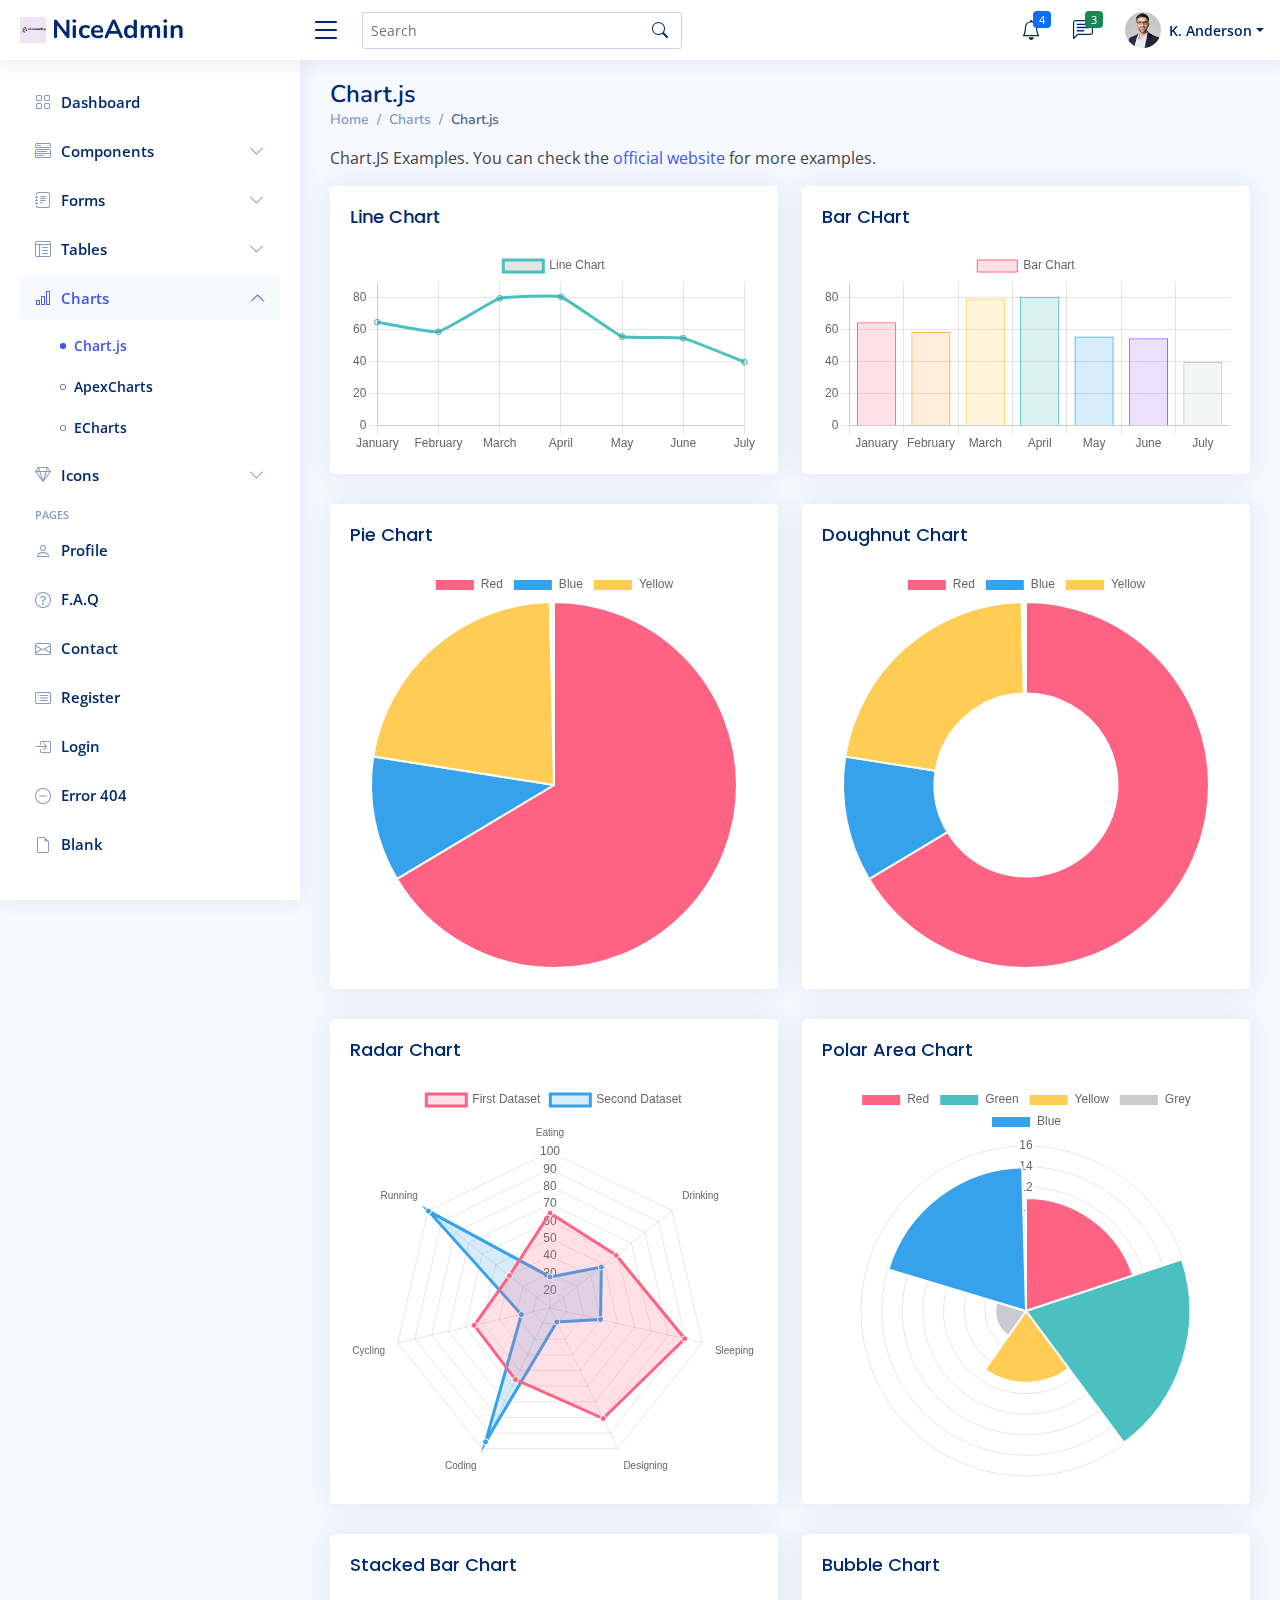
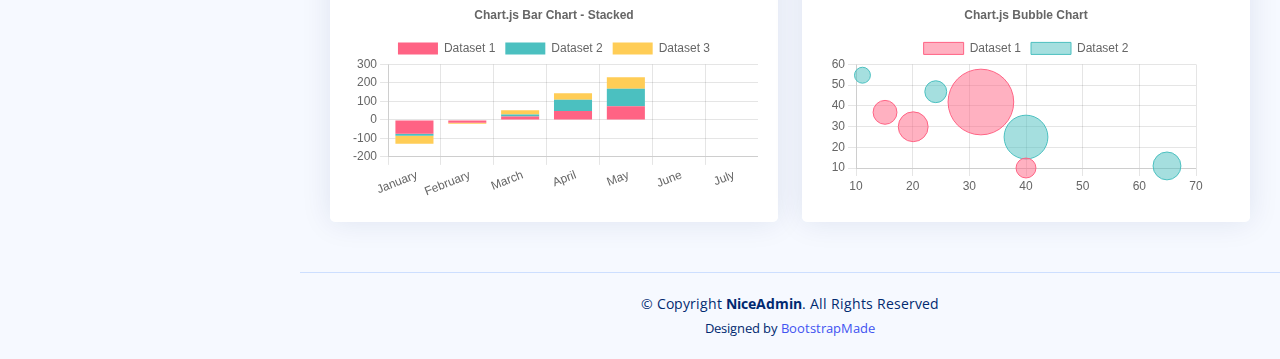
<file: charts-chartjs.html>
<!DOCTYPE html>
<html lang="en">

<head>
  <meta charset="utf-8">
  <meta content="width=device-width, initial-scale=1.0" name="viewport">

  <title>Charts / Chart.js - NiceAdmin Bootstrap Template</title>
  <meta content="" name="description">
  <meta content="" name="keywords">

  <!-- Favicons -->
  <link href="assets/img/favicon.png" rel="icon">
  <link href="assets/img/apple-touch-icon.png" rel="apple-touch-icon">

  <!-- Google Fonts -->
  <link href="https://fonts.gstatic.com" rel="preconnect">
  <link href="https://fonts.googleapis.com/css?family=Open+Sans:300,300i,400,400i,600,600i,700,700i|Nunito:300,300i,400,400i,600,600i,700,700i|Poppins:300,300i,400,400i,500,500i,600,600i,700,700i" rel="stylesheet">

  <!-- Vendor CSS Files -->
  <link href="assets/vendor/bootstrap/css/bootstrap.min.css" rel="stylesheet">
  <link href="assets/vendor/bootstrap-icons/bootstrap-icons.css" rel="stylesheet">
  <link href="assets/vendor/boxicons/css/boxicons.min.css" rel="stylesheet">
  <link href="assets/vendor/quill/quill.snow.css" rel="stylesheet">
  <link href="assets/vendor/quill/quill.bubble.css" rel="stylesheet">
  <link href="assets/vendor/remixicon/remixicon.css" rel="stylesheet">
  <link href="assets/vendor/simple-datatables/style.css" rel="stylesheet">

  <!-- Template Main CSS File -->
  <link href="assets/css/style.css" rel="stylesheet">

  <!-- =======================================================
  * Template Name: NiceAdmin - v2.2.2
  * Template URL: https://bootstrapmade.com/nice-admin-bootstrap-admin-html-template/
  * Author: BootstrapMade.com
  * License: https://bootstrapmade.com/license/
  ======================================================== -->
</head>

<body>

  <!-- ======= Header ======= -->
  <header id="header" class="header fixed-top d-flex align-items-center">

    <div class="d-flex align-items-center justify-content-between">
      <a href="index.html" class="logo d-flex align-items-center">
        <img src="assets/img/logo.png" alt="">
        <span class="d-none d-lg-block">NiceAdmin</span>
      </a>
      <i class="bi bi-list toggle-sidebar-btn"></i>
    </div><!-- End Logo -->

    <div class="search-bar">
      <form class="search-form d-flex align-items-center" method="POST" action="#">
        <input type="text" name="query" placeholder="Search" title="Enter search keyword">
        <button type="submit" title="Search"><i class="bi bi-search"></i></button>
      </form>
    </div><!-- End Search Bar -->

    <nav class="header-nav ms-auto">
      <ul class="d-flex align-items-center">

        <li class="nav-item d-block d-lg-none">
          <a class="nav-link nav-icon search-bar-toggle " href="#">
            <i class="bi bi-search"></i>
          </a>
        </li><!-- End Search Icon-->

        <li class="nav-item dropdown">

          <a class="nav-link nav-icon" href="#" data-bs-toggle="dropdown">
            <i class="bi bi-bell"></i>
            <span class="badge bg-primary badge-number">4</span>
          </a><!-- End Notification Icon -->

          <ul class="dropdown-menu dropdown-menu-end dropdown-menu-arrow notifications">
            <li class="dropdown-header">
              You have 4 new notifications
              <a href="#"><span class="badge rounded-pill bg-primary p-2 ms-2">View all</span></a>
            </li>
            <li>
              <hr class="dropdown-divider">
            </li>

            <li class="notification-item">
              <i class="bi bi-exclamation-circle text-warning"></i>
              <div>
                <h4>Lorem Ipsum</h4>
                <p>Quae dolorem earum veritatis oditseno</p>
                <p>30 min. ago</p>
              </div>
            </li>

            <li>
              <hr class="dropdown-divider">
            </li>

            <li class="notification-item">
              <i class="bi bi-x-circle text-danger"></i>
              <div>
                <h4>Atque rerum nesciunt</h4>
                <p>Quae dolorem earum veritatis oditseno</p>
                <p>1 hr. ago</p>
              </div>
            </li>

            <li>
              <hr class="dropdown-divider">
            </li>

            <li class="notification-item">
              <i class="bi bi-check-circle text-success"></i>
              <div>
                <h4>Sit rerum fuga</h4>
                <p>Quae dolorem earum veritatis oditseno</p>
                <p>2 hrs. ago</p>
              </div>
            </li>

            <li>
              <hr class="dropdown-divider">
            </li>

            <li class="notification-item">
              <i class="bi bi-info-circle text-primary"></i>
              <div>
                <h4>Dicta reprehenderit</h4>
                <p>Quae dolorem earum veritatis oditseno</p>
                <p>4 hrs. ago</p>
              </div>
            </li>

            <li>
              <hr class="dropdown-divider">
            </li>
            <li class="dropdown-footer">
              <a href="#">Show all notifications</a>
            </li>

          </ul><!-- End Notification Dropdown Items -->

        </li><!-- End Notification Nav -->

        <li class="nav-item dropdown">

          <a class="nav-link nav-icon" href="#" data-bs-toggle="dropdown">
            <i class="bi bi-chat-left-text"></i>
            <span class="badge bg-success badge-number">3</span>
          </a><!-- End Messages Icon -->

          <ul class="dropdown-menu dropdown-menu-end dropdown-menu-arrow messages">
            <li class="dropdown-header">
              You have 3 new messages
              <a href="#"><span class="badge rounded-pill bg-primary p-2 ms-2">View all</span></a>
            </li>
            <li>
              <hr class="dropdown-divider">
            </li>

            <li class="message-item">
              <a href="#">
                <img src="assets/img/messages-1.jpg" alt="" class="rounded-circle">
                <div>
                  <h4>Maria Hudson</h4>
                  <p>Velit asperiores et ducimus soluta repudiandae labore officia est ut...</p>
                  <p>4 hrs. ago</p>
                </div>
              </a>
            </li>
            <li>
              <hr class="dropdown-divider">
            </li>

            <li class="message-item">
              <a href="#">
                <img src="assets/img/messages-2.jpg" alt="" class="rounded-circle">
                <div>
                  <h4>Anna Nelson</h4>
                  <p>Velit asperiores et ducimus soluta repudiandae labore officia est ut...</p>
                  <p>6 hrs. ago</p>
                </div>
              </a>
            </li>
            <li>
              <hr class="dropdown-divider">
            </li>

            <li class="message-item">
              <a href="#">
                <img src="assets/img/messages-3.jpg" alt="" class="rounded-circle">
                <div>
                  <h4>David Muldon</h4>
                  <p>Velit asperiores et ducimus soluta repudiandae labore officia est ut...</p>
                  <p>8 hrs. ago</p>
                </div>
              </a>
            </li>
            <li>
              <hr class="dropdown-divider">
            </li>

            <li class="dropdown-footer">
              <a href="#">Show all messages</a>
            </li>

          </ul><!-- End Messages Dropdown Items -->

        </li><!-- End Messages Nav -->

        <li class="nav-item dropdown pe-3">

          <a class="nav-link nav-profile d-flex align-items-center pe-0" href="#" data-bs-toggle="dropdown">
            <img src="assets/img/profile-img.jpg" alt="Profile" class="rounded-circle">
            <span class="d-none d-md-block dropdown-toggle ps-2">K. Anderson</span>
          </a><!-- End Profile Iamge Icon -->

          <ul class="dropdown-menu dropdown-menu-end dropdown-menu-arrow profile">
            <li class="dropdown-header">
              <h6>Kevin Anderson</h6>
              <span>Web Designer</span>
            </li>
            <li>
              <hr class="dropdown-divider">
            </li>

            <li>
              <a class="dropdown-item d-flex align-items-center" href="users-profile.html">
                <i class="bi bi-person"></i>
                <span>My Profile</span>
              </a>
            </li>
            <li>
              <hr class="dropdown-divider">
            </li>

            <li>
              <a class="dropdown-item d-flex align-items-center" href="users-profile.html">
                <i class="bi bi-gear"></i>
                <span>Account Settings</span>
              </a>
            </li>
            <li>
              <hr class="dropdown-divider">
            </li>

            <li>
              <a class="dropdown-item d-flex align-items-center" href="pages-faq.html">
                <i class="bi bi-question-circle"></i>
                <span>Need Help?</span>
              </a>
            </li>
            <li>
              <hr class="dropdown-divider">
            </li>

            <li>
              <a class="dropdown-item d-flex align-items-center" href="#">
                <i class="bi bi-box-arrow-right"></i>
                <span>Sign Out</span>
              </a>
            </li>

          </ul><!-- End Profile Dropdown Items -->
        </li><!-- End Profile Nav -->

      </ul>
    </nav><!-- End Icons Navigation -->

  </header><!-- End Header -->

  <!-- ======= Sidebar ======= -->
  <aside id="sidebar" class="sidebar">

    <ul class="sidebar-nav" id="sidebar-nav">

      <li class="nav-item">
        <a class="nav-link collapsed" href="index.html">
          <i class="bi bi-grid"></i>
          <span>Dashboard</span>
        </a>
      </li><!-- End Dashboard Nav -->

      <li class="nav-item">
        <a class="nav-link collapsed" data-bs-target="#components-nav" data-bs-toggle="collapse" href="#">
          <i class="bi bi-menu-button-wide"></i><span>Components</span><i class="bi bi-chevron-down ms-auto"></i>
        </a>
        <ul id="components-nav" class="nav-content collapse " data-bs-parent="#sidebar-nav">
          <li>
            <a href="components-alerts.html">
              <i class="bi bi-circle"></i><span>Alerts</span>
            </a>
          </li>
          <li>
            <a href="components-accordion.html">
              <i class="bi bi-circle"></i><span>Accordion</span>
            </a>
          </li>
          <li>
            <a href="components-badges.html">
              <i class="bi bi-circle"></i><span>Badges</span>
            </a>
          </li>
          <li>
            <a href="components-breadcrumbs.html">
              <i class="bi bi-circle"></i><span>Breadcrumbs</span>
            </a>
          </li>
          <li>
            <a href="components-buttons.html">
              <i class="bi bi-circle"></i><span>Buttons</span>
            </a>
          </li>
          <li>
            <a href="components-cards.html">
              <i class="bi bi-circle"></i><span>Cards</span>
            </a>
          </li>
          <li>
            <a href="components-carousel.html">
              <i class="bi bi-circle"></i><span>Carousel</span>
            </a>
          </li>
          <li>
            <a href="components-list-group.html">
              <i class="bi bi-circle"></i><span>List group</span>
            </a>
          </li>
          <li>
            <a href="components-modal.html">
              <i class="bi bi-circle"></i><span>Modal</span>
            </a>
          </li>
          <li>
            <a href="components-tabs.html">
              <i class="bi bi-circle"></i><span>Tabs</span>
            </a>
          </li>
          <li>
            <a href="components-pagination.html">
              <i class="bi bi-circle"></i><span>Pagination</span>
            </a>
          </li>
          <li>
            <a href="components-progress.html">
              <i class="bi bi-circle"></i><span>Progress</span>
            </a>
          </li>
          <li>
            <a href="components-spinners.html">
              <i class="bi bi-circle"></i><span>Spinners</span>
            </a>
          </li>
          <li>
            <a href="components-tooltips.html">
              <i class="bi bi-circle"></i><span>Tooltips</span>
            </a>
          </li>
        </ul>
      </li><!-- End Components Nav -->

      <li class="nav-item">
        <a class="nav-link collapsed" data-bs-target="#forms-nav" data-bs-toggle="collapse" href="#">
          <i class="bi bi-journal-text"></i><span>Forms</span><i class="bi bi-chevron-down ms-auto"></i>
        </a>
        <ul id="forms-nav" class="nav-content collapse " data-bs-parent="#sidebar-nav">
          <li>
            <a href="forms-elements.html">
              <i class="bi bi-circle"></i><span>Form Elements</span>
            </a>
          </li>
          <li>
            <a href="forms-layouts.html">
              <i class="bi bi-circle"></i><span>Form Layouts</span>
            </a>
          </li>
          <li>
            <a href="forms-editors.html">
              <i class="bi bi-circle"></i><span>Form Editors</span>
            </a>
          </li>
          <li>
            <a href="forms-validation.html">
              <i class="bi bi-circle"></i><span>Form Validation</span>
            </a>
          </li>
        </ul>
      </li><!-- End Forms Nav -->

      <li class="nav-item">
        <a class="nav-link collapsed" data-bs-target="#tables-nav" data-bs-toggle="collapse" href="#">
          <i class="bi bi-layout-text-window-reverse"></i><span>Tables</span><i class="bi bi-chevron-down ms-auto"></i>
        </a>
        <ul id="tables-nav" class="nav-content collapse " data-bs-parent="#sidebar-nav">
          <li>
            <a href="tables-general.html">
              <i class="bi bi-circle"></i><span>General Tables</span>
            </a>
          </li>
          <li>
            <a href="tables-data.html">
              <i class="bi bi-circle"></i><span>Data Tables</span>
            </a>
          </li>
        </ul>
      </li><!-- End Tables Nav -->

      <li class="nav-item">
        <a class="nav-link " data-bs-target="#charts-nav" data-bs-toggle="collapse" href="#">
          <i class="bi bi-bar-chart"></i><span>Charts</span><i class="bi bi-chevron-down ms-auto"></i>
        </a>
        <ul id="charts-nav" class="nav-content collapse show" data-bs-parent="#sidebar-nav">
          <li>
            <a href="charts-chartjs.html" class="active">
              <i class="bi bi-circle"></i><span>Chart.js</span>
            </a>
          </li>
          <li>
            <a href="charts-apexcharts.html">
              <i class="bi bi-circle"></i><span>ApexCharts</span>
            </a>
          </li>
          <li>
            <a href="charts-echarts.html">
              <i class="bi bi-circle"></i><span>ECharts</span>
            </a>
          </li>
        </ul>
      </li><!-- End Charts Nav -->

      <li class="nav-item">
        <a class="nav-link collapsed" data-bs-target="#icons-nav" data-bs-toggle="collapse" href="#">
          <i class="bi bi-gem"></i><span>Icons</span><i class="bi bi-chevron-down ms-auto"></i>
        </a>
        <ul id="icons-nav" class="nav-content collapse " data-bs-parent="#sidebar-nav">
          <li>
            <a href="icons-bootstrap.html">
              <i class="bi bi-circle"></i><span>Bootstrap Icons</span>
            </a>
          </li>
          <li>
            <a href="icons-remix.html">
              <i class="bi bi-circle"></i><span>Remix Icons</span>
            </a>
          </li>
          <li>
            <a href="icons-boxicons.html">
              <i class="bi bi-circle"></i><span>Boxicons</span>
            </a>
          </li>
        </ul>
      </li><!-- End Icons Nav -->

      <li class="nav-heading">Pages</li>

      <li class="nav-item">
        <a class="nav-link collapsed" href="users-profile.html">
          <i class="bi bi-person"></i>
          <span>Profile</span>
        </a>
      </li><!-- End Profile Page Nav -->

      <li class="nav-item">
        <a class="nav-link collapsed" href="pages-faq.html">
          <i class="bi bi-question-circle"></i>
          <span>F.A.Q</span>
        </a>
      </li><!-- End F.A.Q Page Nav -->

      <li class="nav-item">
        <a class="nav-link collapsed" href="pages-contact.html">
          <i class="bi bi-envelope"></i>
          <span>Contact</span>
        </a>
      </li><!-- End Contact Page Nav -->

      <li class="nav-item">
        <a class="nav-link collapsed" href="pages-register.html">
          <i class="bi bi-card-list"></i>
          <span>Register</span>
        </a>
      </li><!-- End Register Page Nav -->

      <li class="nav-item">
        <a class="nav-link collapsed" href="pages-login.html">
          <i class="bi bi-box-arrow-in-right"></i>
          <span>Login</span>
        </a>
      </li><!-- End Login Page Nav -->

      <li class="nav-item">
        <a class="nav-link collapsed" href="pages-error-404.html">
          <i class="bi bi-dash-circle"></i>
          <span>Error 404</span>
        </a>
      </li><!-- End Error 404 Page Nav -->

      <li class="nav-item">
        <a class="nav-link collapsed" href="pages-blank.html">
          <i class="bi bi-file-earmark"></i>
          <span>Blank</span>
        </a>
      </li><!-- End Blank Page Nav -->

    </ul>

  </aside><!-- End Sidebar-->

  <main id="main" class="main">

    <div class="pagetitle">
      <h1>Chart.js</h1>
      <nav>
        <ol class="breadcrumb">
          <li class="breadcrumb-item"><a href="index.html">Home</a></li>
          <li class="breadcrumb-item">Charts</li>
          <li class="breadcrumb-item active">Chart.js</li>
        </ol>
      </nav>
    </div><!-- End Page Title -->

    <p>Chart.JS Examples. You can check the <a href="https://www.chartjs.org/docs/latest/samples/" target="_blank">official website</a> for more examples.</p>

    <section class="section">
      <div class="row">

        <div class="col-lg-6">
          <div class="card">
            <div class="card-body">
              <h5 class="card-title">Line Chart</h5>

              <!-- Line Chart -->
              <canvas id="lineChart" style="max-height: 400px;"></canvas>
              <script>
                document.addEventListener("DOMContentLoaded", () => {
                  new Chart(document.querySelector('#lineChart'), {
                    type: 'line',
                    data: {
                      labels: ['January', 'February', 'March', 'April', 'May', 'June', 'July'],
                      datasets: [{
                        label: 'Line Chart',
                        data: [65, 59, 80, 81, 56, 55, 40],
                        fill: false,
                        borderColor: 'rgb(75, 192, 192)',
                        tension: 0.1
                      }]
                    },
                    options: {
                      scales: {
                        y: {
                          beginAtZero: true
                        }
                      }
                    }
                  });
                });
              </script>
              <!-- End Line CHart -->

            </div>
          </div>
        </div>

        <div class="col-lg-6">
          <div class="card">
            <div class="card-body">
              <h5 class="card-title">Bar CHart</h5>

              <!-- Bar Chart -->
              <canvas id="barChart" style="max-height: 400px;"></canvas>
              <script>
                document.addEventListener("DOMContentLoaded", () => {
                  new Chart(document.querySelector('#barChart'), {
                    type: 'bar',
                    data: {
                      labels: ['January', 'February', 'March', 'April', 'May', 'June', 'July'],
                      datasets: [{
                        label: 'Bar Chart',
                        data: [65, 59, 80, 81, 56, 55, 40],
                        backgroundColor: [
                          'rgba(255, 99, 132, 0.2)',
                          'rgba(255, 159, 64, 0.2)',
                          'rgba(255, 205, 86, 0.2)',
                          'rgba(75, 192, 192, 0.2)',
                          'rgba(54, 162, 235, 0.2)',
                          'rgba(153, 102, 255, 0.2)',
                          'rgba(201, 203, 207, 0.2)'
                        ],
                        borderColor: [
                          'rgb(255, 99, 132)',
                          'rgb(255, 159, 64)',
                          'rgb(255, 205, 86)',
                          'rgb(75, 192, 192)',
                          'rgb(54, 162, 235)',
                          'rgb(153, 102, 255)',
                          'rgb(201, 203, 207)'
                        ],
                        borderWidth: 1
                      }]
                    },
                    options: {
                      scales: {
                        y: {
                          beginAtZero: true
                        }
                      }
                    }
                  });
                });
              </script>
              <!-- End Bar CHart -->

            </div>
          </div>
        </div>

        <div class="col-lg-6">
          <div class="card">
            <div class="card-body">
              <h5 class="card-title">Pie Chart</h5>

              <!-- Pie Chart -->
              <canvas id="pieChart" style="max-height: 400px;"></canvas>
              <script>
                document.addEventListener("DOMContentLoaded", () => {
                  new Chart(document.querySelector('#pieChart'), {
                    type: 'pie',
                    data: {
                      labels: [
                        'Red',
                        'Blue',
                        'Yellow'
                      ],
                      datasets: [{
                        label: 'My First Dataset',
                        data: [300, 50, 100],
                        backgroundColor: [
                          'rgb(255, 99, 132)',
                          'rgb(54, 162, 235)',
                          'rgb(255, 205, 86)'
                        ],
                        hoverOffset: 4
                      }]
                    }
                  });
                });
              </script>
              <!-- End Pie CHart -->

            </div>
          </div>
        </div>

        <div class="col-lg-6">
          <div class="card">
            <div class="card-body">
              <h5 class="card-title">Doughnut Chart</h5>

              <!-- Doughnut Chart -->
              <canvas id="doughnutChart" style="max-height: 400px;"></canvas>
              <script>
                document.addEventListener("DOMContentLoaded", () => {
                  new Chart(document.querySelector('#doughnutChart'), {
                    type: 'doughnut',
                    data: {
                      labels: [
                        'Red',
                        'Blue',
                        'Yellow'
                      ],
                      datasets: [{
                        label: 'My First Dataset',
                        data: [300, 50, 100],
                        backgroundColor: [
                          'rgb(255, 99, 132)',
                          'rgb(54, 162, 235)',
                          'rgb(255, 205, 86)'
                        ],
                        hoverOffset: 4
                      }]
                    }
                  });
                });
              </script>
              <!-- End Doughnut CHart -->

            </div>
          </div>
        </div>

        <div class="col-lg-6">
          <div class="card">
            <div class="card-body">
              <h5 class="card-title">Radar Chart</h5>

              <!-- Radar Chart -->
              <canvas id="radarChart" style="max-height: 400px;"></canvas>
              <script>
                document.addEventListener("DOMContentLoaded", () => {
                  new Chart(document.querySelector('#radarChart'), {
                    type: 'radar',
                    data: {
                      labels: [
                        'Eating',
                        'Drinking',
                        'Sleeping',
                        'Designing',
                        'Coding',
                        'Cycling',
                        'Running'
                      ],
                      datasets: [{
                        label: 'First Dataset',
                        data: [65, 59, 90, 81, 56, 55, 40],
                        fill: true,
                        backgroundColor: 'rgba(255, 99, 132, 0.2)',
                        borderColor: 'rgb(255, 99, 132)',
                        pointBackgroundColor: 'rgb(255, 99, 132)',
                        pointBorderColor: '#fff',
                        pointHoverBackgroundColor: '#fff',
                        pointHoverBorderColor: 'rgb(255, 99, 132)'
                      }, {
                        label: 'Second Dataset',
                        data: [28, 48, 40, 19, 96, 27, 100],
                        fill: true,
                        backgroundColor: 'rgba(54, 162, 235, 0.2)',
                        borderColor: 'rgb(54, 162, 235)',
                        pointBackgroundColor: 'rgb(54, 162, 235)',
                        pointBorderColor: '#fff',
                        pointHoverBackgroundColor: '#fff',
                        pointHoverBorderColor: 'rgb(54, 162, 235)'
                      }]
                    },
                    options: {
                      elements: {
                        line: {
                          borderWidth: 3
                        }
                      }
                    }
                  });
                });
              </script>
              <!-- End Radar CHart -->

            </div>
          </div>
        </div>

        <div class="col-lg-6">
          <div class="card">
            <div class="card-body">
              <h5 class="card-title">Polar Area Chart</h5>

              <!-- Polar Area Chart -->
              <canvas id="polarAreaChart" style="max-height: 400px;"></canvas>
              <script>
                document.addEventListener("DOMContentLoaded", () => {
                  new Chart(document.querySelector('#polarAreaChart'), {
                    type: 'polarArea',
                    data: {
                      labels: [
                        'Red',
                        'Green',
                        'Yellow',
                        'Grey',
                        'Blue'
                      ],
                      datasets: [{
                        label: 'My First Dataset',
                        data: [11, 16, 7, 3, 14],
                        backgroundColor: [
                          'rgb(255, 99, 132)',
                          'rgb(75, 192, 192)',
                          'rgb(255, 205, 86)',
                          'rgb(201, 203, 207)',
                          'rgb(54, 162, 235)'
                        ]
                      }]
                    }
                  });
                });
              </script>
              <!-- End Polar Area Chart -->

            </div>
          </div>
        </div>

        <div class="col-lg-6">
          <div class="card">
            <div class="card-body">
              <h5 class="card-title">Stacked Bar Chart</h5>

              <!-- Stacked Bar Chart -->
              <canvas id="stakedBarChart" style="max-height: 400px;"></canvas>
              <script>
                document.addEventListener("DOMContentLoaded", () => {
                  new Chart(document.querySelector('#stakedBarChart'), {
                    type: 'bar',
                    data: {
                      labels: ['January', 'February', 'March', 'April', 'May', 'June', 'July'],
                      datasets: [{
                          label: 'Dataset 1',
                          data: [-75, -15, 18, 48, 74],
                          backgroundColor: 'rgb(255, 99, 132)',
                        },
                        {
                          label: 'Dataset 2',
                          data: [-11, -1, 12, 62, 95],
                          backgroundColor: 'rgb(75, 192, 192)',
                        },
                        {
                          label: 'Dataset 3',
                          data: [-44, -5, 22, 35, 62],
                          backgroundColor: 'rgb(255, 205, 86)',
                        },
                      ]
                    },
                    options: {
                      plugins: {
                        title: {
                          display: true,
                          text: 'Chart.js Bar Chart - Stacked'
                        },
                      },
                      responsive: true,
                      scales: {
                        x: {
                          stacked: true,
                        },
                        y: {
                          stacked: true
                        }
                      }
                    }
                  });
                });
              </script>
              <!-- End Stacked Bar Chart -->

            </div>
          </div>
        </div>

        <div class="col-lg-6">
          <div class="card">
            <div class="card-body">
              <h5 class="card-title">Bubble Chart</h5>

              <!-- Bubble Chart -->
              <canvas id="bubbleChart" style="max-height: 400px;"></canvas>
              <script>
                document.addEventListener("DOMContentLoaded", () => {
                  new Chart(document.querySelector('#bubbleChart'), {
                    type: 'bubble',
                    data: {
                      labels: ['January', 'February', 'March', 'April', 'May', 'June', 'July'],
                      datasets: [{
                          label: 'Dataset 1',
                          data: [{
                              x: 20,
                              y: 30,
                              r: 15
                            },
                            {
                              x: 40,
                              y: 10,
                              r: 10
                            },
                            {
                              x: 15,
                              y: 37,
                              r: 12
                            },
                            {
                              x: 32,
                              y: 42,
                              r: 33
                            }
                          ],
                          borderColor: 'rgb(255, 99, 132)',
                          backgroundColor: 'rgba(255, 99, 132, 0.5)'
                        },
                        {
                          label: 'Dataset 2',
                          data: [{
                              x: 40,
                              y: 25,
                              r: 22
                            },
                            {
                              x: 24,
                              y: 47,
                              r: 11
                            },
                            {
                              x: 65,
                              y: 11,
                              r: 14
                            },
                            {
                              x: 11,
                              y: 55,
                              r: 8
                            }
                          ],
                          borderColor: 'rgb(75, 192, 192)',
                          backgroundColor: 'rgba(75, 192, 192, 0.5)'
                        }
                      ]
                    },
                    options: {
                      responsive: true,
                      plugins: {
                        legend: {
                          position: 'top',
                        },
                        title: {
                          display: true,
                          text: 'Chart.js Bubble Chart'
                        }
                      }
                    }
                  });
                });
              </script>
              <!-- End Bubble Chart -->

            </div>
          </div>
        </div>

      </div>
    </section>

  </main><!-- End #main -->

  <!-- ======= Footer ======= -->
  <footer id="footer" class="footer">
    <div class="copyright">
      &copy; Copyright <strong><span>NiceAdmin</span></strong>. All Rights Reserved
    </div>
    <div class="credits">
      <!-- All the links in the footer should remain intact. -->
      <!-- You can delete the links only if you purchased the pro version. -->
      <!-- Licensing information: https://bootstrapmade.com/license/ -->
      <!-- Purchase the pro version with working PHP/AJAX contact form: https://bootstrapmade.com/nice-admin-bootstrap-admin-html-template/ -->
      Designed by <a href="https://bootstrapmade.com/">BootstrapMade</a>
    </div>
  </footer><!-- End Footer -->

  <a href="#" class="back-to-top d-flex align-items-center justify-content-center"><i class="bi bi-arrow-up-short"></i></a>

  <!-- Vendor JS Files -->
  <script src="assets/vendor/apexcharts/apexcharts.min.js"></script>
  <script src="assets/vendor/bootstrap/js/bootstrap.bundle.min.js"></script>
  <script src="assets/vendor/chart.js/chart.min.js"></script>
  <script src="assets/vendor/echarts/echarts.min.js"></script>
  <script src="assets/vendor/quill/quill.min.js"></script>
  <script src="assets/vendor/simple-datatables/simple-datatables.js"></script>
  <script src="assets/vendor/tinymce/tinymce.min.js"></script>
  <script src="assets/vendor/php-email-form/validate.js"></script>

  <!-- Template Main JS File -->
  <script src="assets/js/main.js"></script>

</body>

</html>
</file>
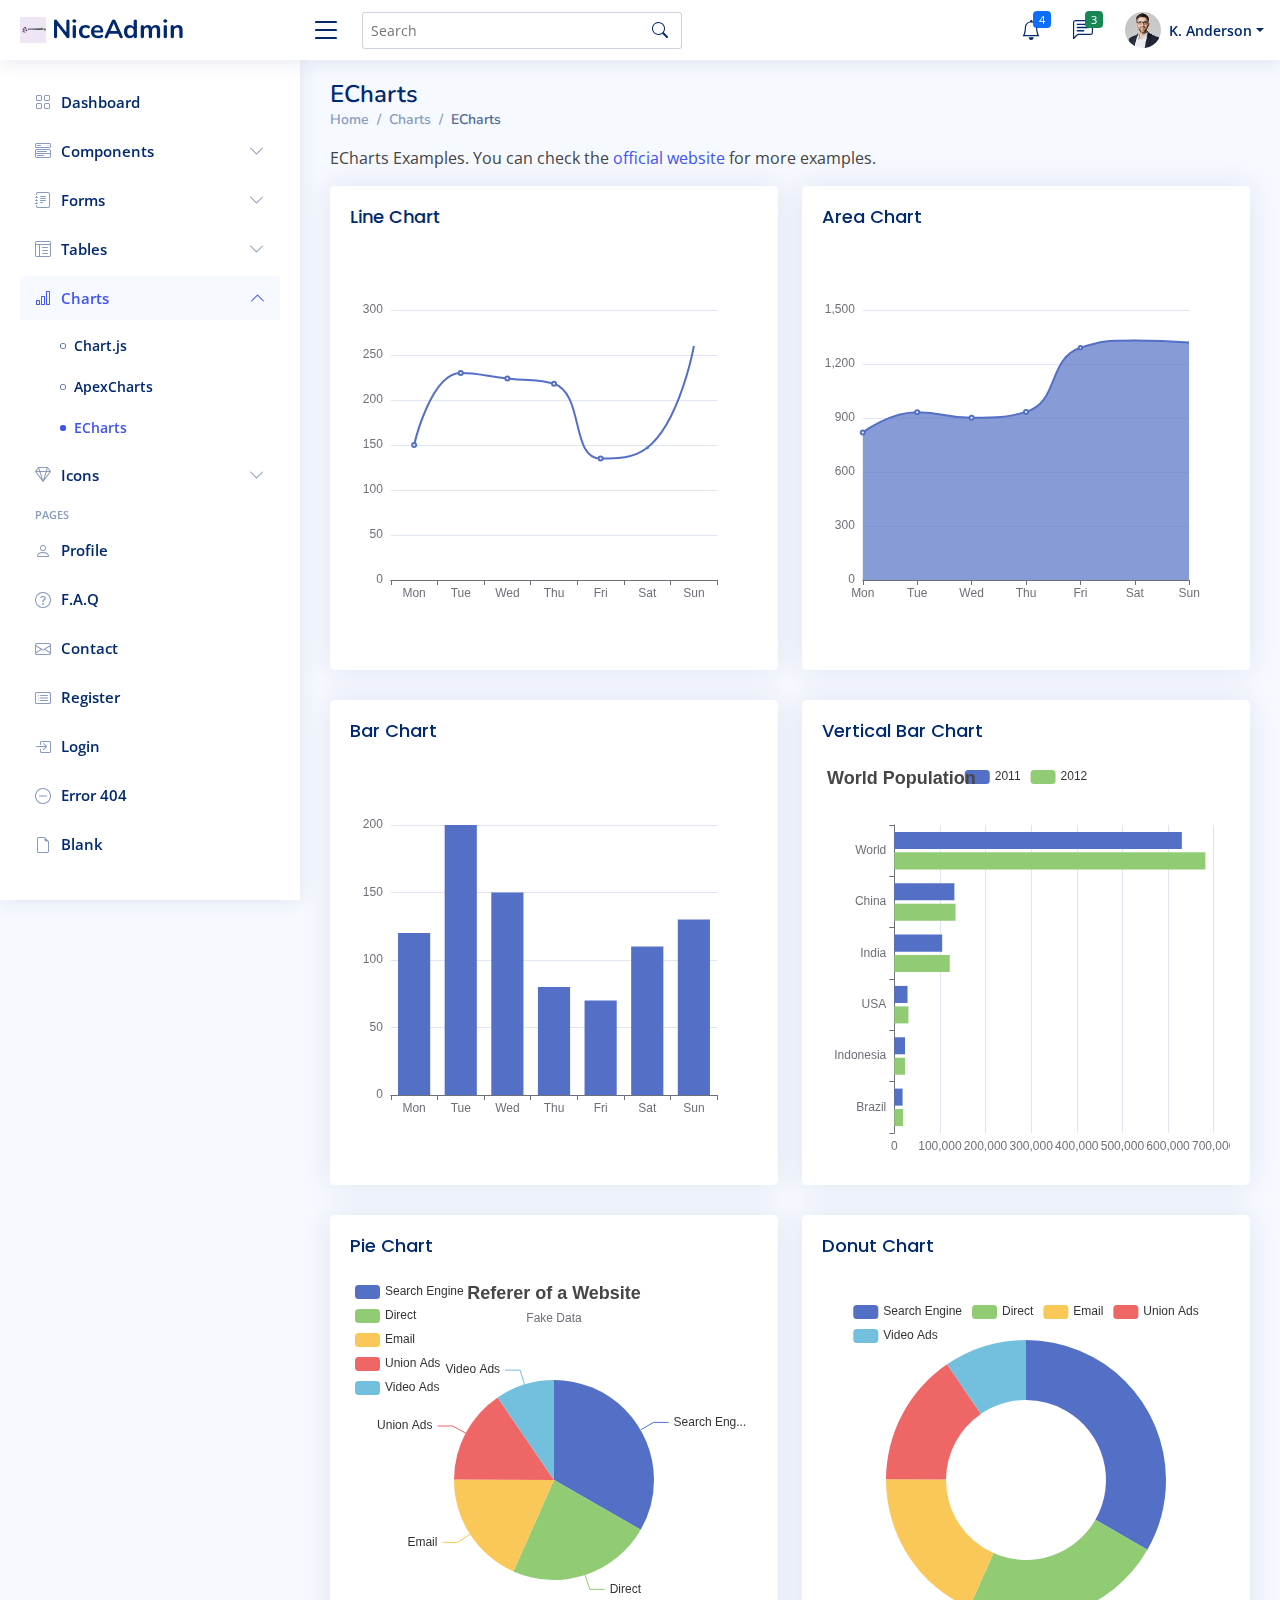
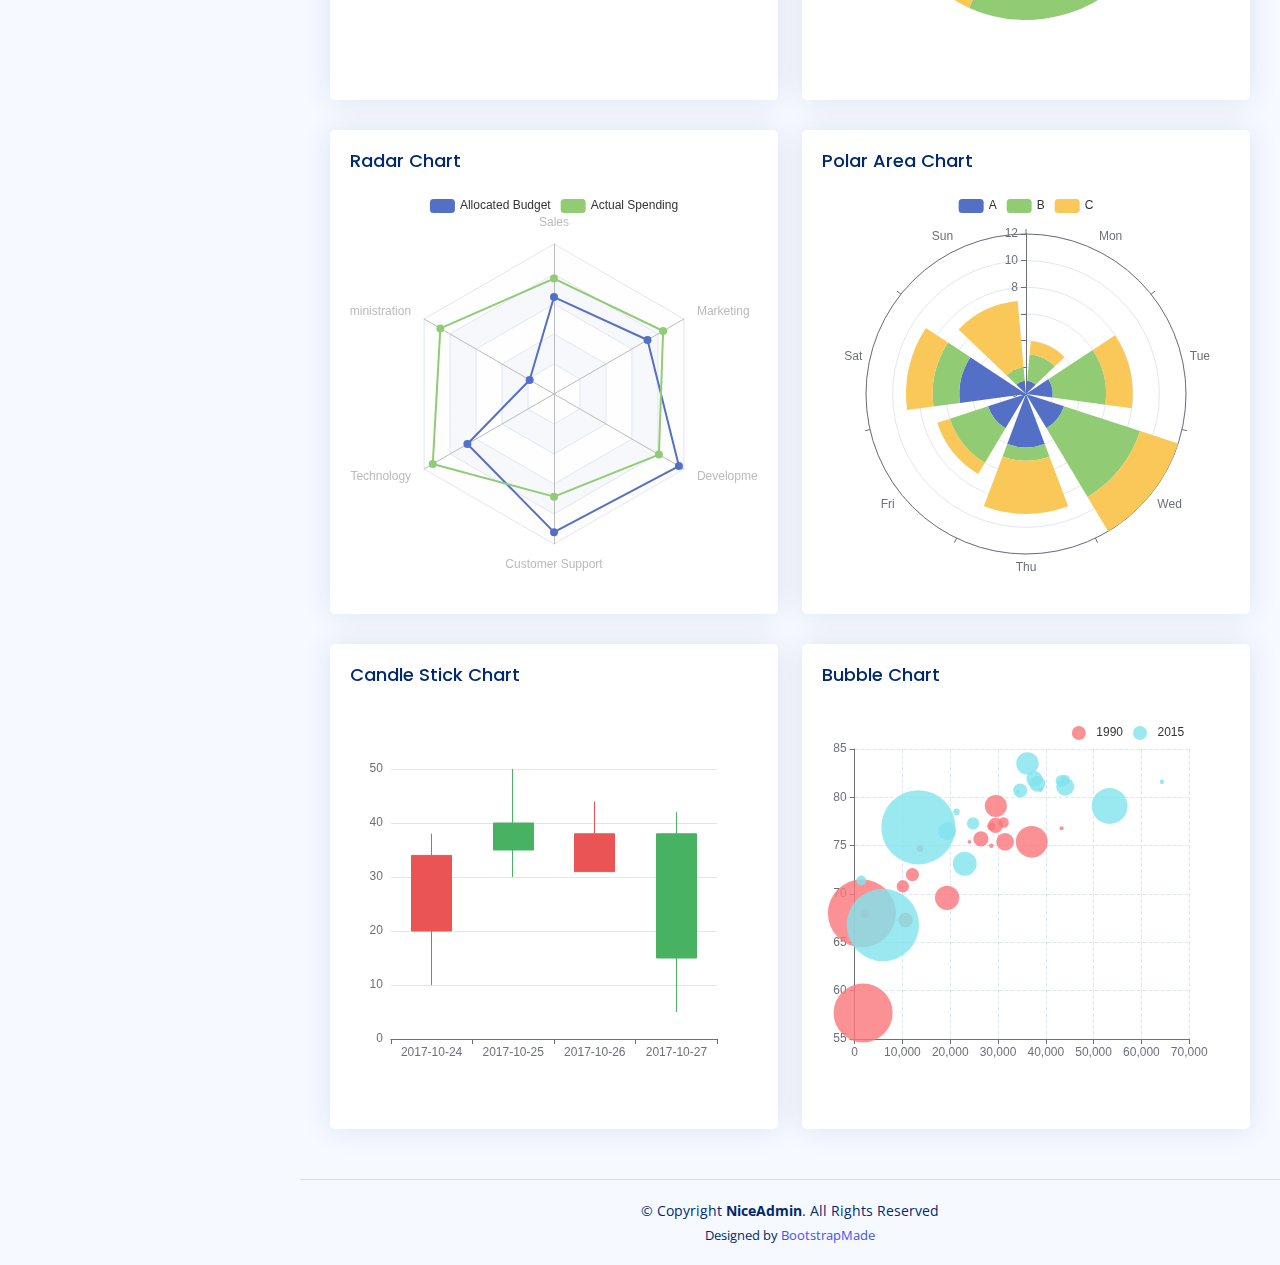
<file: charts-echarts.html>
<!DOCTYPE html>
<html lang="en">

<head>
  <meta charset="utf-8">
  <meta content="width=device-width, initial-scale=1.0" name="viewport">

  <title>Charts / ECharts - NiceAdmin Bootstrap Template</title>
  <meta content="" name="description">
  <meta content="" name="keywords">

  <!-- Favicons -->
  <link href="assets/img/favicon.png" rel="icon">
  <link href="assets/img/apple-touch-icon.png" rel="apple-touch-icon">

  <!-- Google Fonts -->
  <link href="https://fonts.gstatic.com" rel="preconnect">
  <link href="https://fonts.googleapis.com/css?family=Open+Sans:300,300i,400,400i,600,600i,700,700i|Nunito:300,300i,400,400i,600,600i,700,700i|Poppins:300,300i,400,400i,500,500i,600,600i,700,700i" rel="stylesheet">

  <!-- Vendor CSS Files -->
  <link href="assets/vendor/bootstrap/css/bootstrap.min.css" rel="stylesheet">
  <link href="assets/vendor/bootstrap-icons/bootstrap-icons.css" rel="stylesheet">
  <link href="assets/vendor/boxicons/css/boxicons.min.css" rel="stylesheet">
  <link href="assets/vendor/quill/quill.snow.css" rel="stylesheet">
  <link href="assets/vendor/quill/quill.bubble.css" rel="stylesheet">
  <link href="assets/vendor/remixicon/remixicon.css" rel="stylesheet">
  <link href="assets/vendor/simple-datatables/style.css" rel="stylesheet">

  <!-- Template Main CSS File -->
  <link href="assets/css/style.css" rel="stylesheet">

  <!-- =======================================================
  * Template Name: NiceAdmin - v2.2.2
  * Template URL: https://bootstrapmade.com/nice-admin-bootstrap-admin-html-template/
  * Author: BootstrapMade.com
  * License: https://bootstrapmade.com/license/
  ======================================================== -->
</head>

<body>

  <!-- ======= Header ======= -->
  <header id="header" class="header fixed-top d-flex align-items-center">

    <div class="d-flex align-items-center justify-content-between">
      <a href="index.html" class="logo d-flex align-items-center">
        <img src="assets/img/logo.png" alt="">
        <span class="d-none d-lg-block">NiceAdmin</span>
      </a>
      <i class="bi bi-list toggle-sidebar-btn"></i>
    </div><!-- End Logo -->

    <div class="search-bar">
      <form class="search-form d-flex align-items-center" method="POST" action="#">
        <input type="text" name="query" placeholder="Search" title="Enter search keyword">
        <button type="submit" title="Search"><i class="bi bi-search"></i></button>
      </form>
    </div><!-- End Search Bar -->

    <nav class="header-nav ms-auto">
      <ul class="d-flex align-items-center">

        <li class="nav-item d-block d-lg-none">
          <a class="nav-link nav-icon search-bar-toggle " href="#">
            <i class="bi bi-search"></i>
          </a>
        </li><!-- End Search Icon-->

        <li class="nav-item dropdown">

          <a class="nav-link nav-icon" href="#" data-bs-toggle="dropdown">
            <i class="bi bi-bell"></i>
            <span class="badge bg-primary badge-number">4</span>
          </a><!-- End Notification Icon -->

          <ul class="dropdown-menu dropdown-menu-end dropdown-menu-arrow notifications">
            <li class="dropdown-header">
              You have 4 new notifications
              <a href="#"><span class="badge rounded-pill bg-primary p-2 ms-2">View all</span></a>
            </li>
            <li>
              <hr class="dropdown-divider">
            </li>

            <li class="notification-item">
              <i class="bi bi-exclamation-circle text-warning"></i>
              <div>
                <h4>Lorem Ipsum</h4>
                <p>Quae dolorem earum veritatis oditseno</p>
                <p>30 min. ago</p>
              </div>
            </li>

            <li>
              <hr class="dropdown-divider">
            </li>

            <li class="notification-item">
              <i class="bi bi-x-circle text-danger"></i>
              <div>
                <h4>Atque rerum nesciunt</h4>
                <p>Quae dolorem earum veritatis oditseno</p>
                <p>1 hr. ago</p>
              </div>
            </li>

            <li>
              <hr class="dropdown-divider">
            </li>

            <li class="notification-item">
              <i class="bi bi-check-circle text-success"></i>
              <div>
                <h4>Sit rerum fuga</h4>
                <p>Quae dolorem earum veritatis oditseno</p>
                <p>2 hrs. ago</p>
              </div>
            </li>

            <li>
              <hr class="dropdown-divider">
            </li>

            <li class="notification-item">
              <i class="bi bi-info-circle text-primary"></i>
              <div>
                <h4>Dicta reprehenderit</h4>
                <p>Quae dolorem earum veritatis oditseno</p>
                <p>4 hrs. ago</p>
              </div>
            </li>

            <li>
              <hr class="dropdown-divider">
            </li>
            <li class="dropdown-footer">
              <a href="#">Show all notifications</a>
            </li>

          </ul><!-- End Notification Dropdown Items -->

        </li><!-- End Notification Nav -->

        <li class="nav-item dropdown">

          <a class="nav-link nav-icon" href="#" data-bs-toggle="dropdown">
            <i class="bi bi-chat-left-text"></i>
            <span class="badge bg-success badge-number">3</span>
          </a><!-- End Messages Icon -->

          <ul class="dropdown-menu dropdown-menu-end dropdown-menu-arrow messages">
            <li class="dropdown-header">
              You have 3 new messages
              <a href="#"><span class="badge rounded-pill bg-primary p-2 ms-2">View all</span></a>
            </li>
            <li>
              <hr class="dropdown-divider">
            </li>

            <li class="message-item">
              <a href="#">
                <img src="assets/img/messages-1.jpg" alt="" class="rounded-circle">
                <div>
                  <h4>Maria Hudson</h4>
                  <p>Velit asperiores et ducimus soluta repudiandae labore officia est ut...</p>
                  <p>4 hrs. ago</p>
                </div>
              </a>
            </li>
            <li>
              <hr class="dropdown-divider">
            </li>

            <li class="message-item">
              <a href="#">
                <img src="assets/img/messages-2.jpg" alt="" class="rounded-circle">
                <div>
                  <h4>Anna Nelson</h4>
                  <p>Velit asperiores et ducimus soluta repudiandae labore officia est ut...</p>
                  <p>6 hrs. ago</p>
                </div>
              </a>
            </li>
            <li>
              <hr class="dropdown-divider">
            </li>

            <li class="message-item">
              <a href="#">
                <img src="assets/img/messages-3.jpg" alt="" class="rounded-circle">
                <div>
                  <h4>David Muldon</h4>
                  <p>Velit asperiores et ducimus soluta repudiandae labore officia est ut...</p>
                  <p>8 hrs. ago</p>
                </div>
              </a>
            </li>
            <li>
              <hr class="dropdown-divider">
            </li>

            <li class="dropdown-footer">
              <a href="#">Show all messages</a>
            </li>

          </ul><!-- End Messages Dropdown Items -->

        </li><!-- End Messages Nav -->

        <li class="nav-item dropdown pe-3">

          <a class="nav-link nav-profile d-flex align-items-center pe-0" href="#" data-bs-toggle="dropdown">
            <img src="assets/img/profile-img.jpg" alt="Profile" class="rounded-circle">
            <span class="d-none d-md-block dropdown-toggle ps-2">K. Anderson</span>
          </a><!-- End Profile Iamge Icon -->

          <ul class="dropdown-menu dropdown-menu-end dropdown-menu-arrow profile">
            <li class="dropdown-header">
              <h6>Kevin Anderson</h6>
              <span>Web Designer</span>
            </li>
            <li>
              <hr class="dropdown-divider">
            </li>

            <li>
              <a class="dropdown-item d-flex align-items-center" href="users-profile.html">
                <i class="bi bi-person"></i>
                <span>My Profile</span>
              </a>
            </li>
            <li>
              <hr class="dropdown-divider">
            </li>

            <li>
              <a class="dropdown-item d-flex align-items-center" href="users-profile.html">
                <i class="bi bi-gear"></i>
                <span>Account Settings</span>
              </a>
            </li>
            <li>
              <hr class="dropdown-divider">
            </li>

            <li>
              <a class="dropdown-item d-flex align-items-center" href="pages-faq.html">
                <i class="bi bi-question-circle"></i>
                <span>Need Help?</span>
              </a>
            </li>
            <li>
              <hr class="dropdown-divider">
            </li>

            <li>
              <a class="dropdown-item d-flex align-items-center" href="#">
                <i class="bi bi-box-arrow-right"></i>
                <span>Sign Out</span>
              </a>
            </li>

          </ul><!-- End Profile Dropdown Items -->
        </li><!-- End Profile Nav -->

      </ul>
    </nav><!-- End Icons Navigation -->

  </header><!-- End Header -->

  <!-- ======= Sidebar ======= -->
  <aside id="sidebar" class="sidebar">

    <ul class="sidebar-nav" id="sidebar-nav">

      <li class="nav-item">
        <a class="nav-link collapsed" href="index.html">
          <i class="bi bi-grid"></i>
          <span>Dashboard</span>
        </a>
      </li><!-- End Dashboard Nav -->

      <li class="nav-item">
        <a class="nav-link collapsed" data-bs-target="#components-nav" data-bs-toggle="collapse" href="#">
          <i class="bi bi-menu-button-wide"></i><span>Components</span><i class="bi bi-chevron-down ms-auto"></i>
        </a>
        <ul id="components-nav" class="nav-content collapse " data-bs-parent="#sidebar-nav">
          <li>
            <a href="components-alerts.html">
              <i class="bi bi-circle"></i><span>Alerts</span>
            </a>
          </li>
          <li>
            <a href="components-accordion.html">
              <i class="bi bi-circle"></i><span>Accordion</span>
            </a>
          </li>
          <li>
            <a href="components-badges.html">
              <i class="bi bi-circle"></i><span>Badges</span>
            </a>
          </li>
          <li>
            <a href="components-breadcrumbs.html">
              <i class="bi bi-circle"></i><span>Breadcrumbs</span>
            </a>
          </li>
          <li>
            <a href="components-buttons.html">
              <i class="bi bi-circle"></i><span>Buttons</span>
            </a>
          </li>
          <li>
            <a href="components-cards.html">
              <i class="bi bi-circle"></i><span>Cards</span>
            </a>
          </li>
          <li>
            <a href="components-carousel.html">
              <i class="bi bi-circle"></i><span>Carousel</span>
            </a>
          </li>
          <li>
            <a href="components-list-group.html">
              <i class="bi bi-circle"></i><span>List group</span>
            </a>
          </li>
          <li>
            <a href="components-modal.html">
              <i class="bi bi-circle"></i><span>Modal</span>
            </a>
          </li>
          <li>
            <a href="components-tabs.html">
              <i class="bi bi-circle"></i><span>Tabs</span>
            </a>
          </li>
          <li>
            <a href="components-pagination.html">
              <i class="bi bi-circle"></i><span>Pagination</span>
            </a>
          </li>
          <li>
            <a href="components-progress.html">
              <i class="bi bi-circle"></i><span>Progress</span>
            </a>
          </li>
          <li>
            <a href="components-spinners.html">
              <i class="bi bi-circle"></i><span>Spinners</span>
            </a>
          </li>
          <li>
            <a href="components-tooltips.html">
              <i class="bi bi-circle"></i><span>Tooltips</span>
            </a>
          </li>
        </ul>
      </li><!-- End Components Nav -->

      <li class="nav-item">
        <a class="nav-link collapsed" data-bs-target="#forms-nav" data-bs-toggle="collapse" href="#">
          <i class="bi bi-journal-text"></i><span>Forms</span><i class="bi bi-chevron-down ms-auto"></i>
        </a>
        <ul id="forms-nav" class="nav-content collapse " data-bs-parent="#sidebar-nav">
          <li>
            <a href="forms-elements.html">
              <i class="bi bi-circle"></i><span>Form Elements</span>
            </a>
          </li>
          <li>
            <a href="forms-layouts.html">
              <i class="bi bi-circle"></i><span>Form Layouts</span>
            </a>
          </li>
          <li>
            <a href="forms-editors.html">
              <i class="bi bi-circle"></i><span>Form Editors</span>
            </a>
          </li>
          <li>
            <a href="forms-validation.html">
              <i class="bi bi-circle"></i><span>Form Validation</span>
            </a>
          </li>
        </ul>
      </li><!-- End Forms Nav -->

      <li class="nav-item">
        <a class="nav-link collapsed" data-bs-target="#tables-nav" data-bs-toggle="collapse" href="#">
          <i class="bi bi-layout-text-window-reverse"></i><span>Tables</span><i class="bi bi-chevron-down ms-auto"></i>
        </a>
        <ul id="tables-nav" class="nav-content collapse " data-bs-parent="#sidebar-nav">
          <li>
            <a href="tables-general.html">
              <i class="bi bi-circle"></i><span>General Tables</span>
            </a>
          </li>
          <li>
            <a href="tables-data.html">
              <i class="bi bi-circle"></i><span>Data Tables</span>
            </a>
          </li>
        </ul>
      </li><!-- End Tables Nav -->

      <li class="nav-item">
        <a class="nav-link " data-bs-target="#charts-nav" data-bs-toggle="collapse" href="#">
          <i class="bi bi-bar-chart"></i><span>Charts</span><i class="bi bi-chevron-down ms-auto"></i>
        </a>
        <ul id="charts-nav" class="nav-content collapse show" data-bs-parent="#sidebar-nav">
          <li>
            <a href="charts-chartjs.html">
              <i class="bi bi-circle"></i><span>Chart.js</span>
            </a>
          </li>
          <li>
            <a href="charts-apexcharts.html">
              <i class="bi bi-circle"></i><span>ApexCharts</span>
            </a>
          </li>
          <li>
            <a href="charts-echarts.html" class="active">
              <i class="bi bi-circle"></i><span>ECharts</span>
            </a>
          </li>
        </ul>
      </li><!-- End Charts Nav -->

      <li class="nav-item">
        <a class="nav-link collapsed" data-bs-target="#icons-nav" data-bs-toggle="collapse" href="#">
          <i class="bi bi-gem"></i><span>Icons</span><i class="bi bi-chevron-down ms-auto"></i>
        </a>
        <ul id="icons-nav" class="nav-content collapse " data-bs-parent="#sidebar-nav">
          <li>
            <a href="icons-bootstrap.html">
              <i class="bi bi-circle"></i><span>Bootstrap Icons</span>
            </a>
          </li>
          <li>
            <a href="icons-remix.html">
              <i class="bi bi-circle"></i><span>Remix Icons</span>
            </a>
          </li>
          <li>
            <a href="icons-boxicons.html">
              <i class="bi bi-circle"></i><span>Boxicons</span>
            </a>
          </li>
        </ul>
      </li><!-- End Icons Nav -->

      <li class="nav-heading">Pages</li>

      <li class="nav-item">
        <a class="nav-link collapsed" href="users-profile.html">
          <i class="bi bi-person"></i>
          <span>Profile</span>
        </a>
      </li><!-- End Profile Page Nav -->

      <li class="nav-item">
        <a class="nav-link collapsed" href="pages-faq.html">
          <i class="bi bi-question-circle"></i>
          <span>F.A.Q</span>
        </a>
      </li><!-- End F.A.Q Page Nav -->

      <li class="nav-item">
        <a class="nav-link collapsed" href="pages-contact.html">
          <i class="bi bi-envelope"></i>
          <span>Contact</span>
        </a>
      </li><!-- End Contact Page Nav -->

      <li class="nav-item">
        <a class="nav-link collapsed" href="pages-register.html">
          <i class="bi bi-card-list"></i>
          <span>Register</span>
        </a>
      </li><!-- End Register Page Nav -->

      <li class="nav-item">
        <a class="nav-link collapsed" href="pages-login.html">
          <i class="bi bi-box-arrow-in-right"></i>
          <span>Login</span>
        </a>
      </li><!-- End Login Page Nav -->

      <li class="nav-item">
        <a class="nav-link collapsed" href="pages-error-404.html">
          <i class="bi bi-dash-circle"></i>
          <span>Error 404</span>
        </a>
      </li><!-- End Error 404 Page Nav -->

      <li class="nav-item">
        <a class="nav-link collapsed" href="pages-blank.html">
          <i class="bi bi-file-earmark"></i>
          <span>Blank</span>
        </a>
      </li><!-- End Blank Page Nav -->

    </ul>

  </aside><!-- End Sidebar-->

  <main id="main" class="main">

    <div class="pagetitle">
      <h1>ECharts</h1>
      <nav>
        <ol class="breadcrumb">
          <li class="breadcrumb-item"><a href="index.html">Home</a></li>
          <li class="breadcrumb-item">Charts</li>
          <li class="breadcrumb-item active">ECharts</li>
        </ol>
      </nav>
    </div><!-- End Page Title -->

    <p>ECharts Examples. You can check the <a href="https://echarts.apache.org/examples/en/index.html" target="_blank">official website</a> for more examples.</p>

    <section class="section">
      <div class="row">

        <div class="col-lg-6">
          <div class="card">
            <div class="card-body">
              <h5 class="card-title">Line Chart</h5>

              <!-- Line Chart -->
              <div id="lineChart" style="min-height: 400px;" class="echart"></div>

              <script>
                document.addEventListener("DOMContentLoaded", () => {
                  echarts.init(document.querySelector("#lineChart")).setOption({
                    xAxis: {
                      type: 'category',
                      data: ['Mon', 'Tue', 'Wed', 'Thu', 'Fri', 'Sat', 'Sun']
                    },
                    yAxis: {
                      type: 'value'
                    },
                    series: [{
                      data: [150, 230, 224, 218, 135, 147, 260],
                      type: 'line',
                      smooth: true
                    }]
                  });
                });
              </script>
              <!-- End Line Chart -->

            </div>
          </div>
        </div>

        <div class="col-lg-6">
          <div class="card">
            <div class="card-body">
              <h5 class="card-title">Area Chart</h5>

              <!-- Area Chart -->
              <div id="areaChart" style="min-height: 400px;" class="echart"></div>

              <script>
                document.addEventListener("DOMContentLoaded", () => {
                  echarts.init(document.querySelector("#areaChart")).setOption({
                    xAxis: {
                      type: 'category',
                      boundaryGap: false,
                      data: ['Mon', 'Tue', 'Wed', 'Thu', 'Fri', 'Sat', 'Sun']
                    },
                    yAxis: {
                      type: 'value'
                    },
                    series: [{
                      data: [820, 932, 901, 934, 1290, 1330, 1320],
                      type: 'line',
                      smooth: true,
                      areaStyle: {}
                    }]
                  });
                });
              </script>
              <!-- End Area Chart -->

            </div>
          </div>
        </div>

        <div class="col-lg-6">
          <div class="card">
            <div class="card-body">
              <h5 class="card-title">Bar Chart</h5>

              <!-- Bar Chart -->
              <div id="barChart" style="min-height: 400px;" class="echart"></div>

              <script>
                document.addEventListener("DOMContentLoaded", () => {
                  echarts.init(document.querySelector("#barChart")).setOption({
                    xAxis: {
                      type: 'category',
                      data: ['Mon', 'Tue', 'Wed', 'Thu', 'Fri', 'Sat', 'Sun']
                    },
                    yAxis: {
                      type: 'value'
                    },
                    series: [{
                      data: [120, 200, 150, 80, 70, 110, 130],
                      type: 'bar'
                    }]
                  });
                });
              </script>
              <!-- End Bar Chart -->

            </div>
          </div>
        </div>

        <div class="col-lg-6">
          <div class="card">
            <div class="card-body">
              <h5 class="card-title">Vertical Bar Chart</h5>

              <!-- Vertical Bar Chart -->
              <div id="verticalBarChart" style="min-height: 400px;" class="echart"></div>

              <script>
                document.addEventListener("DOMContentLoaded", () => {
                  echarts.init(document.querySelector("#verticalBarChart")).setOption({
                    title: {
                      text: 'World Population'
                    },
                    tooltip: {
                      trigger: 'axis',
                      axisPointer: {
                        type: 'shadow'
                      }
                    },
                    legend: {},
                    grid: {
                      left: '3%',
                      right: '4%',
                      bottom: '3%',
                      containLabel: true
                    },
                    xAxis: {
                      type: 'value',
                      boundaryGap: [0, 0.01]
                    },
                    yAxis: {
                      type: 'category',
                      data: ['Brazil', 'Indonesia', 'USA', 'India', 'China', 'World']
                    },
                    series: [{
                        name: '2011',
                        type: 'bar',
                        data: [18203, 23489, 29034, 104970, 131744, 630230]
                      },
                      {
                        name: '2012',
                        type: 'bar',
                        data: [19325, 23438, 31000, 121594, 134141, 681807]
                      }
                    ]
                  });
                });
              </script>
              <!-- End Vertical Bar Chart -->

            </div>
          </div>
        </div>

        <div class="col-lg-6">
          <div class="card">
            <div class="card-body">
              <h5 class="card-title">Pie Chart</h5>

              <!-- Pie Chart -->
              <div id="pieChart" style="min-height: 400px;" class="echart"></div>

              <script>
                document.addEventListener("DOMContentLoaded", () => {
                  echarts.init(document.querySelector("#pieChart")).setOption({
                    title: {
                      text: 'Referer of a Website',
                      subtext: 'Fake Data',
                      left: 'center'
                    },
                    tooltip: {
                      trigger: 'item'
                    },
                    legend: {
                      orient: 'vertical',
                      left: 'left'
                    },
                    series: [{
                      name: 'Access From',
                      type: 'pie',
                      radius: '50%',
                      data: [{
                          value: 1048,
                          name: 'Search Engine'
                        },
                        {
                          value: 735,
                          name: 'Direct'
                        },
                        {
                          value: 580,
                          name: 'Email'
                        },
                        {
                          value: 484,
                          name: 'Union Ads'
                        },
                        {
                          value: 300,
                          name: 'Video Ads'
                        }
                      ],
                      emphasis: {
                        itemStyle: {
                          shadowBlur: 10,
                          shadowOffsetX: 0,
                          shadowColor: 'rgba(0, 0, 0, 0.5)'
                        }
                      }
                    }]
                  });
                });
              </script>
              <!-- End Pie Chart -->

            </div>
          </div>
        </div>

        <div class="col-lg-6">
          <div class="card">
            <div class="card-body">
              <h5 class="card-title">Donut Chart</h5>

              <!-- Donut Chart -->
              <div id="donutChart" style="min-height: 400px;" class="echart"></div>

              <script>
                document.addEventListener("DOMContentLoaded", () => {
                  echarts.init(document.querySelector("#donutChart")).setOption({
                    tooltip: {
                      trigger: 'item'
                    },
                    legend: {
                      top: '5%',
                      left: 'center'
                    },
                    series: [{
                      name: 'Access From',
                      type: 'pie',
                      radius: ['40%', '70%'],
                      avoidLabelOverlap: false,
                      label: {
                        show: false,
                        position: 'center'
                      },
                      emphasis: {
                        label: {
                          show: true,
                          fontSize: '18',
                          fontWeight: 'bold'
                        }
                      },
                      labelLine: {
                        show: false
                      },
                      data: [{
                          value: 1048,
                          name: 'Search Engine'
                        },
                        {
                          value: 735,
                          name: 'Direct'
                        },
                        {
                          value: 580,
                          name: 'Email'
                        },
                        {
                          value: 484,
                          name: 'Union Ads'
                        },
                        {
                          value: 300,
                          name: 'Video Ads'
                        }
                      ]
                    }]
                  });
                });
              </script>
              <!-- End Donut Chart -->

            </div>
          </div>
        </div>

        <div class="col-lg-6">
          <div class="card">
            <div class="card-body">
              <h5 class="card-title">Radar Chart</h5>

              <!-- Radar Chart -->
              <div id="radarChart" style="min-height: 400px;" class="echart"></div>

              <script>
                document.addEventListener("DOMContentLoaded", () => {
                  echarts.init(document.querySelector("#radarChart")).setOption({
                    legend: {
                      data: ['Allocated Budget', 'Actual Spending']
                    },
                    radar: {
                      // shape: 'circle',
                      indicator: [{
                          name: 'Sales',
                          max: 6500
                        },
                        {
                          name: 'Administration',
                          max: 16000
                        },
                        {
                          name: 'Information Technology',
                          max: 30000
                        },
                        {
                          name: 'Customer Support',
                          max: 38000
                        },
                        {
                          name: 'Development',
                          max: 52000
                        },
                        {
                          name: 'Marketing',
                          max: 25000
                        }
                      ]
                    },
                    series: [{
                      name: 'Budget vs spending',
                      type: 'radar',
                      data: [{
                          value: [4200, 3000, 20000, 35000, 50000, 18000],
                          name: 'Allocated Budget'
                        },
                        {
                          value: [5000, 14000, 28000, 26000, 42000, 21000],
                          name: 'Actual Spending'
                        }
                      ]
                    }]
                  });
                });
              </script>
              <!-- End Radar Chart -->

            </div>
          </div>
        </div>

        <div class="col-lg-6">
          <div class="card">
            <div class="card-body">
              <h5 class="card-title">Polar Area Chart</h5>

              <!-- Polar Area Chart -->
              <div id="polarAreaChart" style="min-height: 400px;" class="echart"></div>

              <script>
                document.addEventListener("DOMContentLoaded", () => {
                  echarts.init(document.querySelector("#polarAreaChart")).setOption({
                    angleAxis: {
                      type: 'category',
                      data: ['Mon', 'Tue', 'Wed', 'Thu', 'Fri', 'Sat', 'Sun']
                    },
                    radiusAxis: {},
                    polar: {},
                    series: [{
                        type: 'bar',
                        data: [1, 2, 3, 4, 3, 5, 1],
                        coordinateSystem: 'polar',
                        name: 'A',
                        stack: 'a',
                        emphasis: {
                          focus: 'series'
                        }
                      },
                      {
                        type: 'bar',
                        data: [2, 4, 6, 1, 3, 2, 1],
                        coordinateSystem: 'polar',
                        name: 'B',
                        stack: 'a',
                        emphasis: {
                          focus: 'series'
                        }
                      },
                      {
                        type: 'bar',
                        data: [1, 2, 3, 4, 1, 2, 5],
                        coordinateSystem: 'polar',
                        name: 'C',
                        stack: 'a',
                        emphasis: {
                          focus: 'series'
                        }
                      }
                    ],
                    legend: {
                      show: true,
                      data: ['A', 'B', 'C']
                    }
                  });
                });
              </script>
              <!-- End Polar Area Chart -->

            </div>
          </div>
        </div>

        <div class="col-lg-6">
          <div class="card">
            <div class="card-body">
              <h5 class="card-title">Candle Stick Chart</h5>

              <!-- Candle Stick Chart -->
              <div id="candleStickChart" style="min-height: 400px;" class="echart"></div>

              <script>
                document.addEventListener("DOMContentLoaded", () => {
                  echarts.init(document.querySelector("#candleStickChart")).setOption({
                    xAxis: {
                      data: ['2017-10-24', '2017-10-25', '2017-10-26', '2017-10-27']
                    },
                    yAxis: {},
                    series: [{
                      type: 'candlestick',
                      data: [
                        [20, 34, 10, 38],
                        [40, 35, 30, 50],
                        [31, 38, 33, 44],
                        [38, 15, 5, 42]
                      ]
                    }]
                  });
                });
              </script>
              <!-- End Candle Stick Chart -->

            </div>
          </div>
        </div>

        <div class="col-lg-6">
          <div class="card">
            <div class="card-body">
              <h5 class="card-title">Bubble Chart</h5>

              <!-- Bubble Chart -->
              <div id="bubbleChart" style="min-height: 400px;" class="echart"></div>

              <script>
                document.addEventListener("DOMContentLoaded", () => {
                  const data = [
                    [
                      [28604, 77, 17096869, 'Australia', 1990],
                      [31163, 77.4, 27662440, 'Canada', 1990],
                      [1516, 68, 1154605773, 'China', 1990],
                      [13670, 74.7, 10582082, 'Cuba', 1990],
                      [28599, 75, 4986705, 'Finland', 1990],
                      [29476, 77.1, 56943299, 'France', 1990],
                      [31476, 75.4, 78958237, 'Germany', 1990],
                      [28666, 78.1, 254830, 'Iceland', 1990],
                      [1777, 57.7, 870601776, 'India', 1990],
                      [29550, 79.1, 122249285, 'Japan', 1990],
                      [2076, 67.9, 20194354, 'North Korea', 1990],
                      [12087, 72, 42972254, 'South Korea', 1990],
                      [24021, 75.4, 3397534, 'New Zealand', 1990],
                      [43296, 76.8, 4240375, 'Norway', 1990],
                      [10088, 70.8, 38195258, 'Poland', 1990],
                      [19349, 69.6, 147568552, 'Russia', 1990],
                      [10670, 67.3, 53994605, 'Turkey', 1990],
                      [26424, 75.7, 57110117, 'United Kingdom', 1990],
                      [37062, 75.4, 252847810, 'United States', 1990]
                    ],
                    [
                      [44056, 81.8, 23968973, 'Australia', 2015],
                      [43294, 81.7, 35939927, 'Canada', 2015],
                      [13334, 76.9, 1376048943, 'China', 2015],
                      [21291, 78.5, 11389562, 'Cuba', 2015],
                      [38923, 80.8, 5503457, 'Finland', 2015],
                      [37599, 81.9, 64395345, 'France', 2015],
                      [44053, 81.1, 80688545, 'Germany', 2015],
                      [42182, 82.8, 329425, 'Iceland', 2015],
                      [5903, 66.8, 1311050527, 'India', 2015],
                      [36162, 83.5, 126573481, 'Japan', 2015],
                      [1390, 71.4, 25155317, 'North Korea', 2015],
                      [34644, 80.7, 50293439, 'South Korea', 2015],
                      [34186, 80.6, 4528526, 'New Zealand', 2015],
                      [64304, 81.6, 5210967, 'Norway', 2015],
                      [24787, 77.3, 38611794, 'Poland', 2015],
                      [23038, 73.13, 143456918, 'Russia', 2015],
                      [19360, 76.5, 78665830, 'Turkey', 2015],
                      [38225, 81.4, 64715810, 'United Kingdom', 2015],
                      [53354, 79.1, 321773631, 'United States', 2015]
                    ]
                  ];
                  echarts.init(document.querySelector("#bubbleChart")).setOption({
                    legend: {
                      right: '10%',
                      top: '3%',
                      data: ['1990', '2015']
                    },
                    grid: {
                      left: '8%',
                      top: '10%'
                    },
                    xAxis: {
                      splitLine: {
                        lineStyle: {
                          type: 'dashed'
                        }
                      }
                    },
                    yAxis: {
                      splitLine: {
                        lineStyle: {
                          type: 'dashed'
                        }
                      },
                      scale: true
                    },
                    series: [{
                        name: '1990',
                        data: data[0],
                        type: 'scatter',
                        symbolSize: function(data) {
                          return Math.sqrt(data[2]) / 5e2;
                        },
                        emphasis: {
                          focus: 'series',
                          label: {
                            show: true,
                            formatter: function(param) {
                              return param.data[3];
                            },
                            position: 'top'
                          }
                        },
                        itemStyle: {
                          color: 'rgb(251, 118, 123)'
                        }
                      },
                      {
                        name: '2015',
                        data: data[1],
                        type: 'scatter',
                        symbolSize: function(data) {
                          return Math.sqrt(data[2]) / 5e2;
                        },
                        emphasis: {
                          focus: 'series',
                          label: {
                            show: true,
                            formatter: function(param) {
                              return param.data[3];
                            },
                            position: 'top'
                          }
                        },
                        itemStyle: {
                          color: 'rgb(129, 227, 238)'
                        }
                      }
                    ]
                  });
                });
              </script>
              <!-- End Bubble Chart -->

            </div>
          </div>
        </div>

      </div>
    </section>

  </main><!-- End #main -->

  <!-- ======= Footer ======= -->
  <footer id="footer" class="footer">
    <div class="copyright">
      &copy; Copyright <strong><span>NiceAdmin</span></strong>. All Rights Reserved
    </div>
    <div class="credits">
      <!-- All the links in the footer should remain intact. -->
      <!-- You can delete the links only if you purchased the pro version. -->
      <!-- Licensing information: https://bootstrapmade.com/license/ -->
      <!-- Purchase the pro version with working PHP/AJAX contact form: https://bootstrapmade.com/nice-admin-bootstrap-admin-html-template/ -->
      Designed by <a href="https://bootstrapmade.com/">BootstrapMade</a>
    </div>
  </footer><!-- End Footer -->

  <a href="#" class="back-to-top d-flex align-items-center justify-content-center"><i class="bi bi-arrow-up-short"></i></a>

  <!-- Vendor JS Files -->
  <script src="assets/vendor/apexcharts/apexcharts.min.js"></script>
  <script src="assets/vendor/bootstrap/js/bootstrap.bundle.min.js"></script>
  <script src="assets/vendor/chart.js/chart.min.js"></script>
  <script src="assets/vendor/echarts/echarts.min.js"></script>
  <script src="assets/vendor/quill/quill.min.js"></script>
  <script src="assets/vendor/simple-datatables/simple-datatables.js"></script>
  <script src="assets/vendor/tinymce/tinymce.min.js"></script>
  <script src="assets/vendor/php-email-form/validate.js"></script>

  <!-- Template Main JS File -->
  <script src="assets/js/main.js"></script>

</body>

</html>
</file>
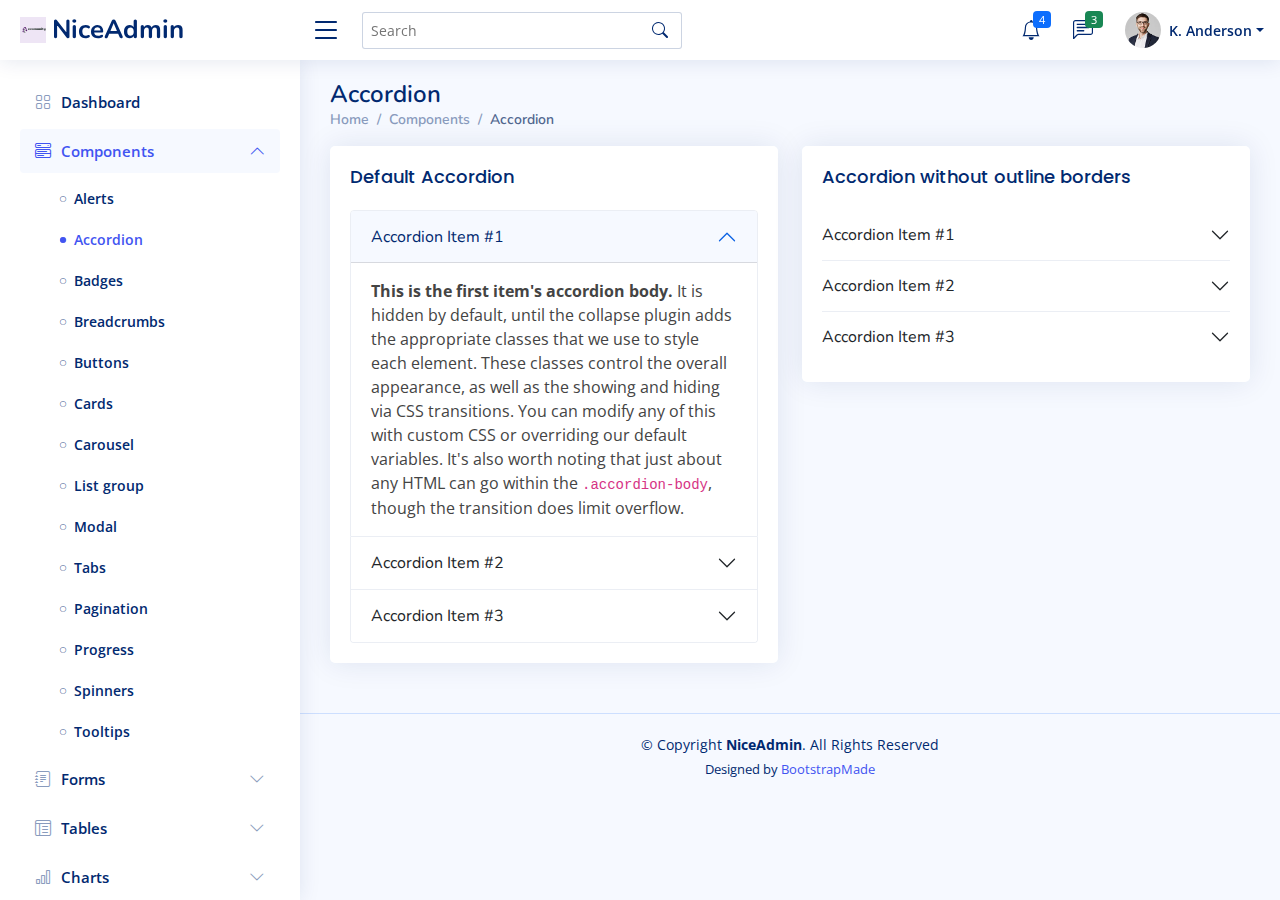
<file: components-accordion.html>
<!DOCTYPE html>
<html lang="en">

<head>
  <meta charset="utf-8">
  <meta content="width=device-width, initial-scale=1.0" name="viewport">

  <title>Components / Accordion - NiceAdmin Bootstrap Template</title>
  <meta content="" name="description">
  <meta content="" name="keywords">

  <!-- Favicons -->
  <link href="assets/img/favicon.png" rel="icon">
  <link href="assets/img/apple-touch-icon.png" rel="apple-touch-icon">

  <!-- Google Fonts -->
  <link href="https://fonts.gstatic.com" rel="preconnect">
  <link href="https://fonts.googleapis.com/css?family=Open+Sans:300,300i,400,400i,600,600i,700,700i|Nunito:300,300i,400,400i,600,600i,700,700i|Poppins:300,300i,400,400i,500,500i,600,600i,700,700i" rel="stylesheet">

  <!-- Vendor CSS Files -->
  <link href="assets/vendor/bootstrap/css/bootstrap.min.css" rel="stylesheet">
  <link href="assets/vendor/bootstrap-icons/bootstrap-icons.css" rel="stylesheet">
  <link href="assets/vendor/boxicons/css/boxicons.min.css" rel="stylesheet">
  <link href="assets/vendor/quill/quill.snow.css" rel="stylesheet">
  <link href="assets/vendor/quill/quill.bubble.css" rel="stylesheet">
  <link href="assets/vendor/remixicon/remixicon.css" rel="stylesheet">
  <link href="assets/vendor/simple-datatables/style.css" rel="stylesheet">

  <!-- Template Main CSS File -->
  <link href="assets/css/style.css" rel="stylesheet">

  <!-- =======================================================
  * Template Name: NiceAdmin - v2.2.2
  * Template URL: https://bootstrapmade.com/nice-admin-bootstrap-admin-html-template/
  * Author: BootstrapMade.com
  * License: https://bootstrapmade.com/license/
  ======================================================== -->
</head>

<body>

  <!-- ======= Header ======= -->
  <header id="header" class="header fixed-top d-flex align-items-center">

    <div class="d-flex align-items-center justify-content-between">
      <a href="index.html" class="logo d-flex align-items-center">
        <img src="assets/img/logo.png" alt="">
        <span class="d-none d-lg-block">NiceAdmin</span>
      </a>
      <i class="bi bi-list toggle-sidebar-btn"></i>
    </div><!-- End Logo -->

    <div class="search-bar">
      <form class="search-form d-flex align-items-center" method="POST" action="#">
        <input type="text" name="query" placeholder="Search" title="Enter search keyword">
        <button type="submit" title="Search"><i class="bi bi-search"></i></button>
      </form>
    </div><!-- End Search Bar -->

    <nav class="header-nav ms-auto">
      <ul class="d-flex align-items-center">

        <li class="nav-item d-block d-lg-none">
          <a class="nav-link nav-icon search-bar-toggle " href="#">
            <i class="bi bi-search"></i>
          </a>
        </li><!-- End Search Icon-->

        <li class="nav-item dropdown">

          <a class="nav-link nav-icon" href="#" data-bs-toggle="dropdown">
            <i class="bi bi-bell"></i>
            <span class="badge bg-primary badge-number">4</span>
          </a><!-- End Notification Icon -->

          <ul class="dropdown-menu dropdown-menu-end dropdown-menu-arrow notifications">
            <li class="dropdown-header">
              You have 4 new notifications
              <a href="#"><span class="badge rounded-pill bg-primary p-2 ms-2">View all</span></a>
            </li>
            <li>
              <hr class="dropdown-divider">
            </li>

            <li class="notification-item">
              <i class="bi bi-exclamation-circle text-warning"></i>
              <div>
                <h4>Lorem Ipsum</h4>
                <p>Quae dolorem earum veritatis oditseno</p>
                <p>30 min. ago</p>
              </div>
            </li>

            <li>
              <hr class="dropdown-divider">
            </li>

            <li class="notification-item">
              <i class="bi bi-x-circle text-danger"></i>
              <div>
                <h4>Atque rerum nesciunt</h4>
                <p>Quae dolorem earum veritatis oditseno</p>
                <p>1 hr. ago</p>
              </div>
            </li>

            <li>
              <hr class="dropdown-divider">
            </li>

            <li class="notification-item">
              <i class="bi bi-check-circle text-success"></i>
              <div>
                <h4>Sit rerum fuga</h4>
                <p>Quae dolorem earum veritatis oditseno</p>
                <p>2 hrs. ago</p>
              </div>
            </li>

            <li>
              <hr class="dropdown-divider">
            </li>

            <li class="notification-item">
              <i class="bi bi-info-circle text-primary"></i>
              <div>
                <h4>Dicta reprehenderit</h4>
                <p>Quae dolorem earum veritatis oditseno</p>
                <p>4 hrs. ago</p>
              </div>
            </li>

            <li>
              <hr class="dropdown-divider">
            </li>
            <li class="dropdown-footer">
              <a href="#">Show all notifications</a>
            </li>

          </ul><!-- End Notification Dropdown Items -->

        </li><!-- End Notification Nav -->

        <li class="nav-item dropdown">

          <a class="nav-link nav-icon" href="#" data-bs-toggle="dropdown">
            <i class="bi bi-chat-left-text"></i>
            <span class="badge bg-success badge-number">3</span>
          </a><!-- End Messages Icon -->

          <ul class="dropdown-menu dropdown-menu-end dropdown-menu-arrow messages">
            <li class="dropdown-header">
              You have 3 new messages
              <a href="#"><span class="badge rounded-pill bg-primary p-2 ms-2">View all</span></a>
            </li>
            <li>
              <hr class="dropdown-divider">
            </li>

            <li class="message-item">
              <a href="#">
                <img src="assets/img/messages-1.jpg" alt="" class="rounded-circle">
                <div>
                  <h4>Maria Hudson</h4>
                  <p>Velit asperiores et ducimus soluta repudiandae labore officia est ut...</p>
                  <p>4 hrs. ago</p>
                </div>
              </a>
            </li>
            <li>
              <hr class="dropdown-divider">
            </li>

            <li class="message-item">
              <a href="#">
                <img src="assets/img/messages-2.jpg" alt="" class="rounded-circle">
                <div>
                  <h4>Anna Nelson</h4>
                  <p>Velit asperiores et ducimus soluta repudiandae labore officia est ut...</p>
                  <p>6 hrs. ago</p>
                </div>
              </a>
            </li>
            <li>
              <hr class="dropdown-divider">
            </li>

            <li class="message-item">
              <a href="#">
                <img src="assets/img/messages-3.jpg" alt="" class="rounded-circle">
                <div>
                  <h4>David Muldon</h4>
                  <p>Velit asperiores et ducimus soluta repudiandae labore officia est ut...</p>
                  <p>8 hrs. ago</p>
                </div>
              </a>
            </li>
            <li>
              <hr class="dropdown-divider">
            </li>

            <li class="dropdown-footer">
              <a href="#">Show all messages</a>
            </li>

          </ul><!-- End Messages Dropdown Items -->

        </li><!-- End Messages Nav -->

        <li class="nav-item dropdown pe-3">

          <a class="nav-link nav-profile d-flex align-items-center pe-0" href="#" data-bs-toggle="dropdown">
            <img src="assets/img/profile-img.jpg" alt="Profile" class="rounded-circle">
            <span class="d-none d-md-block dropdown-toggle ps-2">K. Anderson</span>
          </a><!-- End Profile Iamge Icon -->

          <ul class="dropdown-menu dropdown-menu-end dropdown-menu-arrow profile">
            <li class="dropdown-header">
              <h6>Kevin Anderson</h6>
              <span>Web Designer</span>
            </li>
            <li>
              <hr class="dropdown-divider">
            </li>

            <li>
              <a class="dropdown-item d-flex align-items-center" href="users-profile.html">
                <i class="bi bi-person"></i>
                <span>My Profile</span>
              </a>
            </li>
            <li>
              <hr class="dropdown-divider">
            </li>

            <li>
              <a class="dropdown-item d-flex align-items-center" href="users-profile.html">
                <i class="bi bi-gear"></i>
                <span>Account Settings</span>
              </a>
            </li>
            <li>
              <hr class="dropdown-divider">
            </li>

            <li>
              <a class="dropdown-item d-flex align-items-center" href="pages-faq.html">
                <i class="bi bi-question-circle"></i>
                <span>Need Help?</span>
              </a>
            </li>
            <li>
              <hr class="dropdown-divider">
            </li>

            <li>
              <a class="dropdown-item d-flex align-items-center" href="#">
                <i class="bi bi-box-arrow-right"></i>
                <span>Sign Out</span>
              </a>
            </li>

          </ul><!-- End Profile Dropdown Items -->
        </li><!-- End Profile Nav -->

      </ul>
    </nav><!-- End Icons Navigation -->

  </header><!-- End Header -->

  <!-- ======= Sidebar ======= -->
  <aside id="sidebar" class="sidebar">

    <ul class="sidebar-nav" id="sidebar-nav">

      <li class="nav-item">
        <a class="nav-link collapsed" href="index.html">
          <i class="bi bi-grid"></i>
          <span>Dashboard</span>
        </a>
      </li><!-- End Dashboard Nav -->

      <li class="nav-item">
        <a class="nav-link " data-bs-target="#components-nav" data-bs-toggle="collapse" href="#">
          <i class="bi bi-menu-button-wide"></i><span>Components</span><i class="bi bi-chevron-down ms-auto"></i>
        </a>
        <ul id="components-nav" class="nav-content collapse show" data-bs-parent="#sidebar-nav">
          <li>
            <a href="components-alerts.html">
              <i class="bi bi-circle"></i><span>Alerts</span>
            </a>
          </li>
          <li>
            <a href="components-accordion.html" class="active">
              <i class="bi bi-circle"></i><span>Accordion</span>
            </a>
          </li>
          <li>
            <a href="components-badges.html">
              <i class="bi bi-circle"></i><span>Badges</span>
            </a>
          </li>
          <li>
            <a href="components-breadcrumbs.html">
              <i class="bi bi-circle"></i><span>Breadcrumbs</span>
            </a>
          </li>
          <li>
            <a href="components-buttons.html">
              <i class="bi bi-circle"></i><span>Buttons</span>
            </a>
          </li>
          <li>
            <a href="components-cards.html">
              <i class="bi bi-circle"></i><span>Cards</span>
            </a>
          </li>
          <li>
            <a href="components-carousel.html">
              <i class="bi bi-circle"></i><span>Carousel</span>
            </a>
          </li>
          <li>
            <a href="components-list-group.html">
              <i class="bi bi-circle"></i><span>List group</span>
            </a>
          </li>
          <li>
            <a href="components-modal.html">
              <i class="bi bi-circle"></i><span>Modal</span>
            </a>
          </li>
          <li>
            <a href="components-tabs.html">
              <i class="bi bi-circle"></i><span>Tabs</span>
            </a>
          </li>
          <li>
            <a href="components-pagination.html">
              <i class="bi bi-circle"></i><span>Pagination</span>
            </a>
          </li>
          <li>
            <a href="components-progress.html">
              <i class="bi bi-circle"></i><span>Progress</span>
            </a>
          </li>
          <li>
            <a href="components-spinners.html">
              <i class="bi bi-circle"></i><span>Spinners</span>
            </a>
          </li>
          <li>
            <a href="components-tooltips.html">
              <i class="bi bi-circle"></i><span>Tooltips</span>
            </a>
          </li>
        </ul>
      </li><!-- End Components Nav -->

      <li class="nav-item">
        <a class="nav-link collapsed" data-bs-target="#forms-nav" data-bs-toggle="collapse" href="#">
          <i class="bi bi-journal-text"></i><span>Forms</span><i class="bi bi-chevron-down ms-auto"></i>
        </a>
        <ul id="forms-nav" class="nav-content collapse " data-bs-parent="#sidebar-nav">
          <li>
            <a href="forms-elements.html">
              <i class="bi bi-circle"></i><span>Form Elements</span>
            </a>
          </li>
          <li>
            <a href="forms-layouts.html">
              <i class="bi bi-circle"></i><span>Form Layouts</span>
            </a>
          </li>
          <li>
            <a href="forms-editors.html">
              <i class="bi bi-circle"></i><span>Form Editors</span>
            </a>
          </li>
          <li>
            <a href="forms-validation.html">
              <i class="bi bi-circle"></i><span>Form Validation</span>
            </a>
          </li>
        </ul>
      </li><!-- End Forms Nav -->

      <li class="nav-item">
        <a class="nav-link collapsed" data-bs-target="#tables-nav" data-bs-toggle="collapse" href="#">
          <i class="bi bi-layout-text-window-reverse"></i><span>Tables</span><i class="bi bi-chevron-down ms-auto"></i>
        </a>
        <ul id="tables-nav" class="nav-content collapse " data-bs-parent="#sidebar-nav">
          <li>
            <a href="tables-general.html">
              <i class="bi bi-circle"></i><span>General Tables</span>
            </a>
          </li>
          <li>
            <a href="tables-data.html">
              <i class="bi bi-circle"></i><span>Data Tables</span>
            </a>
          </li>
        </ul>
      </li><!-- End Tables Nav -->

      <li class="nav-item">
        <a class="nav-link collapsed" data-bs-target="#charts-nav" data-bs-toggle="collapse" href="#">
          <i class="bi bi-bar-chart"></i><span>Charts</span><i class="bi bi-chevron-down ms-auto"></i>
        </a>
        <ul id="charts-nav" class="nav-content collapse " data-bs-parent="#sidebar-nav">
          <li>
            <a href="charts-chartjs.html">
              <i class="bi bi-circle"></i><span>Chart.js</span>
            </a>
          </li>
          <li>
            <a href="charts-apexcharts.html">
              <i class="bi bi-circle"></i><span>ApexCharts</span>
            </a>
          </li>
          <li>
            <a href="charts-echarts.html">
              <i class="bi bi-circle"></i><span>ECharts</span>
            </a>
          </li>
        </ul>
      </li><!-- End Charts Nav -->

      <li class="nav-item">
        <a class="nav-link collapsed" data-bs-target="#icons-nav" data-bs-toggle="collapse" href="#">
          <i class="bi bi-gem"></i><span>Icons</span><i class="bi bi-chevron-down ms-auto"></i>
        </a>
        <ul id="icons-nav" class="nav-content collapse " data-bs-parent="#sidebar-nav">
          <li>
            <a href="icons-bootstrap.html">
              <i class="bi bi-circle"></i><span>Bootstrap Icons</span>
            </a>
          </li>
          <li>
            <a href="icons-remix.html">
              <i class="bi bi-circle"></i><span>Remix Icons</span>
            </a>
          </li>
          <li>
            <a href="icons-boxicons.html">
              <i class="bi bi-circle"></i><span>Boxicons</span>
            </a>
          </li>
        </ul>
      </li><!-- End Icons Nav -->

      <li class="nav-heading">Pages</li>

      <li class="nav-item">
        <a class="nav-link collapsed" href="users-profile.html">
          <i class="bi bi-person"></i>
          <span>Profile</span>
        </a>
      </li><!-- End Profile Page Nav -->

      <li class="nav-item">
        <a class="nav-link collapsed" href="pages-faq.html">
          <i class="bi bi-question-circle"></i>
          <span>F.A.Q</span>
        </a>
      </li><!-- End F.A.Q Page Nav -->

      <li class="nav-item">
        <a class="nav-link collapsed" href="pages-contact.html">
          <i class="bi bi-envelope"></i>
          <span>Contact</span>
        </a>
      </li><!-- End Contact Page Nav -->

      <li class="nav-item">
        <a class="nav-link collapsed" href="pages-register.html">
          <i class="bi bi-card-list"></i>
          <span>Register</span>
        </a>
      </li><!-- End Register Page Nav -->

      <li class="nav-item">
        <a class="nav-link collapsed" href="pages-login.html">
          <i class="bi bi-box-arrow-in-right"></i>
          <span>Login</span>
        </a>
      </li><!-- End Login Page Nav -->

      <li class="nav-item">
        <a class="nav-link collapsed" href="pages-error-404.html">
          <i class="bi bi-dash-circle"></i>
          <span>Error 404</span>
        </a>
      </li><!-- End Error 404 Page Nav -->

      <li class="nav-item">
        <a class="nav-link collapsed" href="pages-blank.html">
          <i class="bi bi-file-earmark"></i>
          <span>Blank</span>
        </a>
      </li><!-- End Blank Page Nav -->

    </ul>

  </aside><!-- End Sidebar-->

  <main id="main" class="main">

    <div class="pagetitle">
      <h1>Accordion</h1>
      <nav>
        <ol class="breadcrumb">
          <li class="breadcrumb-item"><a href="index.html">Home</a></li>
          <li class="breadcrumb-item">Components</li>
          <li class="breadcrumb-item active">Accordion</li>
        </ol>
      </nav>
    </div><!-- End Page Title -->

    <section class="section">
      <div class="row">
        <div class="col-lg-6">

          <div class="card">
            <div class="card-body">
              <h5 class="card-title">Default Accordion</h5>

              <!-- Default Accordion -->
              <div class="accordion" id="accordionExample">
                <div class="accordion-item">
                  <h2 class="accordion-header" id="headingOne">
                    <button class="accordion-button" type="button" data-bs-toggle="collapse" data-bs-target="#collapseOne" aria-expanded="true" aria-controls="collapseOne">
                      Accordion Item #1
                    </button>
                  </h2>
                  <div id="collapseOne" class="accordion-collapse collapse show" aria-labelledby="headingOne" data-bs-parent="#accordionExample">
                    <div class="accordion-body">
                      <strong>This is the first item's accordion body.</strong> It is hidden by default, until the collapse plugin adds the appropriate classes that we use to style each element. These classes control the overall appearance, as well as the showing and hiding via CSS transitions. You can modify any of this with custom CSS or overriding our default variables. It's also worth noting that just about any HTML can go within the <code>.accordion-body</code>, though the transition does limit overflow.
                    </div>
                  </div>
                </div>
                <div class="accordion-item">
                  <h2 class="accordion-header" id="headingTwo">
                    <button class="accordion-button collapsed" type="button" data-bs-toggle="collapse" data-bs-target="#collapseTwo" aria-expanded="false" aria-controls="collapseTwo">
                      Accordion Item #2
                    </button>
                  </h2>
                  <div id="collapseTwo" class="accordion-collapse collapse" aria-labelledby="headingTwo" data-bs-parent="#accordionExample">
                    <div class="accordion-body">
                      <strong>This is the second item's accordion body.</strong> It is hidden by default, until the collapse plugin adds the appropriate classes that we use to style each element. These classes control the overall appearance, as well as the showing and hiding via CSS transitions. You can modify any of this with custom CSS or overriding our default variables. It's also worth noting that just about any HTML can go within the <code>.accordion-body</code>, though the transition does limit overflow.
                    </div>
                  </div>
                </div>
                <div class="accordion-item">
                  <h2 class="accordion-header" id="headingThree">
                    <button class="accordion-button collapsed" type="button" data-bs-toggle="collapse" data-bs-target="#collapseThree" aria-expanded="false" aria-controls="collapseThree">
                      Accordion Item #3
                    </button>
                  </h2>
                  <div id="collapseThree" class="accordion-collapse collapse" aria-labelledby="headingThree" data-bs-parent="#accordionExample">
                    <div class="accordion-body">
                      <strong>This is the third item's accordion body.</strong> It is hidden by default, until the collapse plugin adds the appropriate classes that we use to style each element. These classes control the overall appearance, as well as the showing and hiding via CSS transitions. You can modify any of this with custom CSS or overriding our default variables. It's also worth noting that just about any HTML can go within the <code>.accordion-body</code>, though the transition does limit overflow.
                    </div>
                  </div>
                </div>
              </div><!-- End Default Accordion Example -->

            </div>
          </div>

        </div>

        <div class="col-lg-6">

          <div class="card">
            <div class="card-body">
              <h5 class="card-title">Accordion without outline borders</h5>

              <!-- Accordion without outline borders -->
              <div class="accordion accordion-flush" id="accordionFlushExample">
                <div class="accordion-item">
                  <h2 class="accordion-header" id="flush-headingOne">
                    <button class="accordion-button collapsed" type="button" data-bs-toggle="collapse" data-bs-target="#flush-collapseOne" aria-expanded="false" aria-controls="flush-collapseOne">
                      Accordion Item #1
                    </button>
                  </h2>
                  <div id="flush-collapseOne" class="accordion-collapse collapse" aria-labelledby="flush-headingOne" data-bs-parent="#accordionFlushExample">
                    <div class="accordion-body">Placeholder content for this accordion, which is intended to demonstrate the <code>.accordion-flush</code> class. This is the first item's accordion body.</div>
                  </div>
                </div>
                <div class="accordion-item">
                  <h2 class="accordion-header" id="flush-headingTwo">
                    <button class="accordion-button collapsed" type="button" data-bs-toggle="collapse" data-bs-target="#flush-collapseTwo" aria-expanded="false" aria-controls="flush-collapseTwo">
                      Accordion Item #2
                    </button>
                  </h2>
                  <div id="flush-collapseTwo" class="accordion-collapse collapse" aria-labelledby="flush-headingTwo" data-bs-parent="#accordionFlushExample">
                    <div class="accordion-body">Placeholder content for this accordion, which is intended to demonstrate the <code>.accordion-flush</code> class. This is the second item's accordion body. Let's imagine this being filled with some actual content.</div>
                  </div>
                </div>
                <div class="accordion-item">
                  <h2 class="accordion-header" id="flush-headingThree">
                    <button class="accordion-button collapsed" type="button" data-bs-toggle="collapse" data-bs-target="#flush-collapseThree" aria-expanded="false" aria-controls="flush-collapseThree">
                      Accordion Item #3
                    </button>
                  </h2>
                  <div id="flush-collapseThree" class="accordion-collapse collapse" aria-labelledby="flush-headingThree" data-bs-parent="#accordionFlushExample">
                    <div class="accordion-body">Placeholder content for this accordion, which is intended to demonstrate the <code>.accordion-flush</code> class. This is the third item's accordion body. Nothing more exciting happening here in terms of content, but just filling up the space to make it look, at least at first glance, a bit more representative of how this would look in a real-world application.</div>
                  </div>
                </div>
              </div><!-- End Accordion without outline borders -->

            </div>
          </div>

        </div>
      </div>
    </section>

  </main><!-- End #main -->

  <!-- ======= Footer ======= -->
  <footer id="footer" class="footer">
    <div class="copyright">
      &copy; Copyright <strong><span>NiceAdmin</span></strong>. All Rights Reserved
    </div>
    <div class="credits">
      <!-- All the links in the footer should remain intact. -->
      <!-- You can delete the links only if you purchased the pro version. -->
      <!-- Licensing information: https://bootstrapmade.com/license/ -->
      <!-- Purchase the pro version with working PHP/AJAX contact form: https://bootstrapmade.com/nice-admin-bootstrap-admin-html-template/ -->
      Designed by <a href="https://bootstrapmade.com/">BootstrapMade</a>
    </div>
  </footer><!-- End Footer -->

  <a href="#" class="back-to-top d-flex align-items-center justify-content-center"><i class="bi bi-arrow-up-short"></i></a>

  <!-- Vendor JS Files -->
  <script src="assets/vendor/apexcharts/apexcharts.min.js"></script>
  <script src="assets/vendor/bootstrap/js/bootstrap.bundle.min.js"></script>
  <script src="assets/vendor/chart.js/chart.min.js"></script>
  <script src="assets/vendor/echarts/echarts.min.js"></script>
  <script src="assets/vendor/quill/quill.min.js"></script>
  <script src="assets/vendor/simple-datatables/simple-datatables.js"></script>
  <script src="assets/vendor/tinymce/tinymce.min.js"></script>
  <script src="assets/vendor/php-email-form/validate.js"></script>

  <!-- Template Main JS File -->
  <script src="assets/js/main.js"></script>

</body>

</html>
</file>
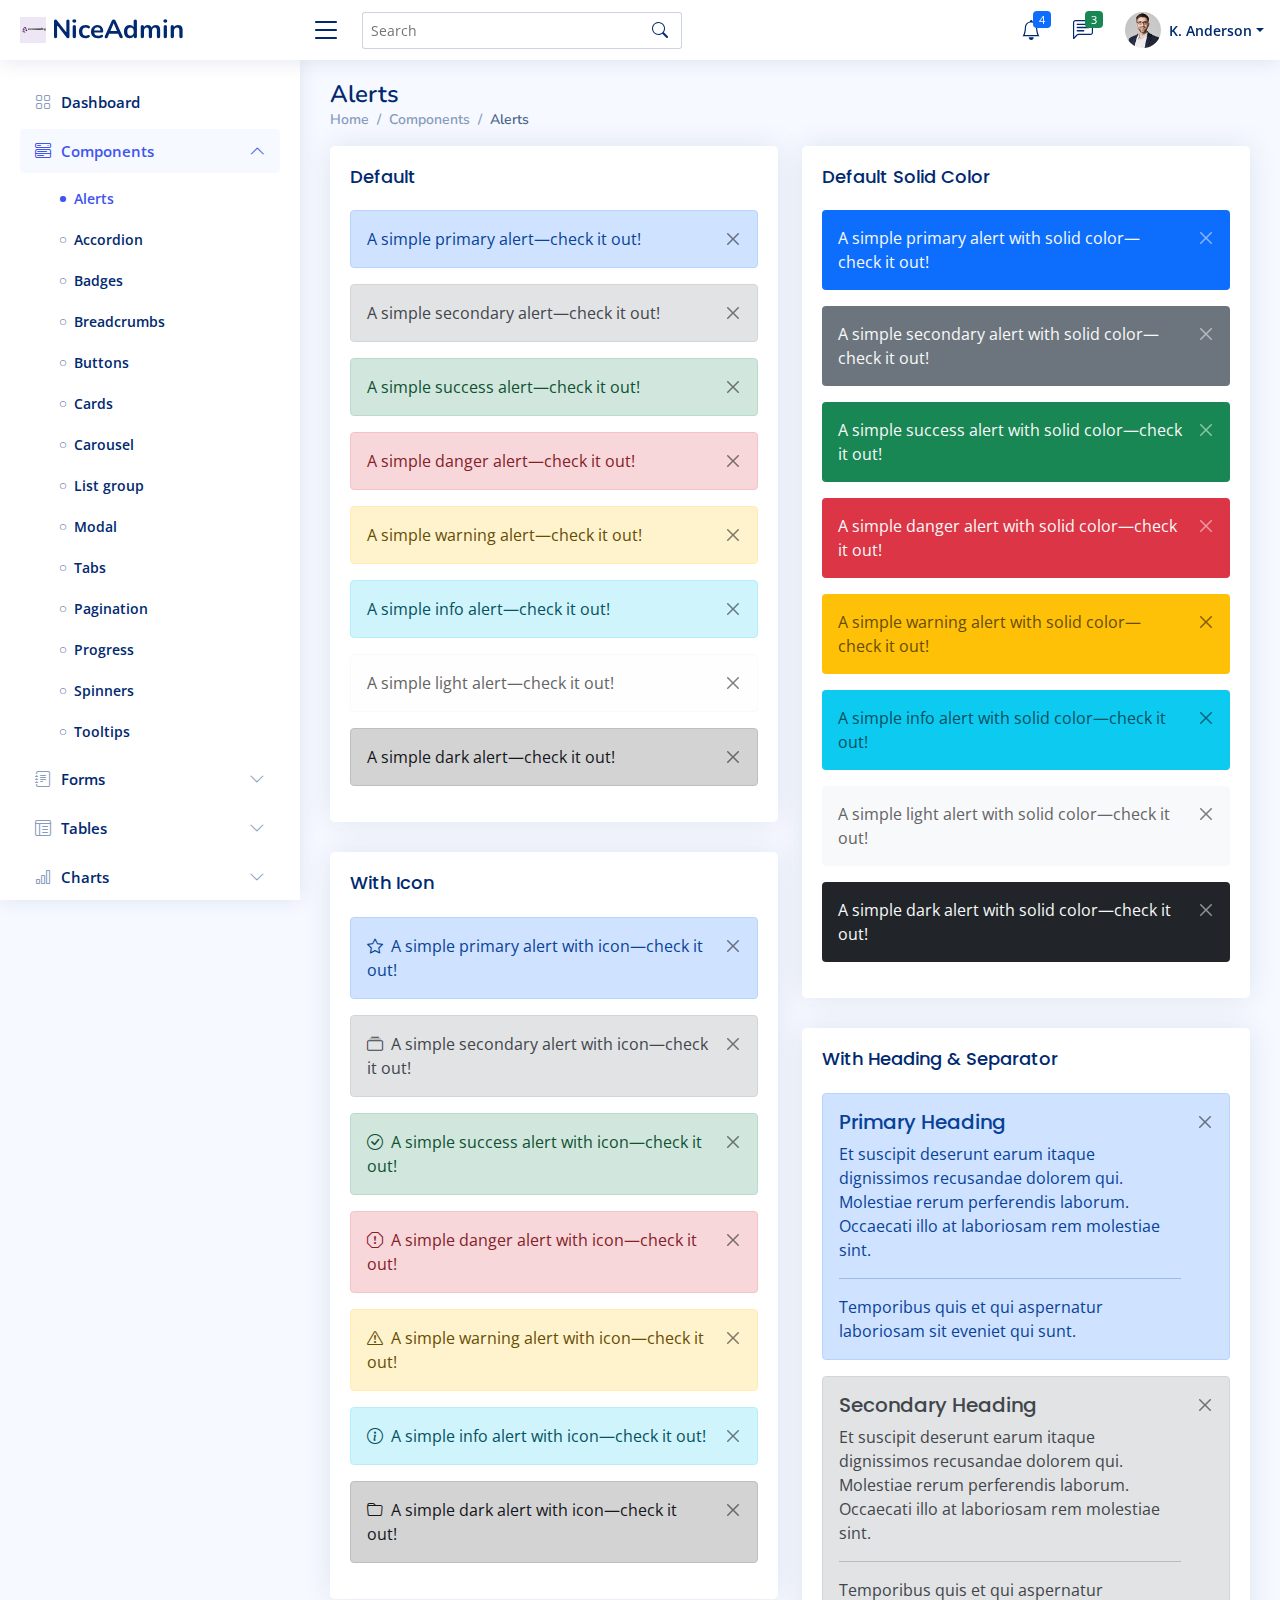
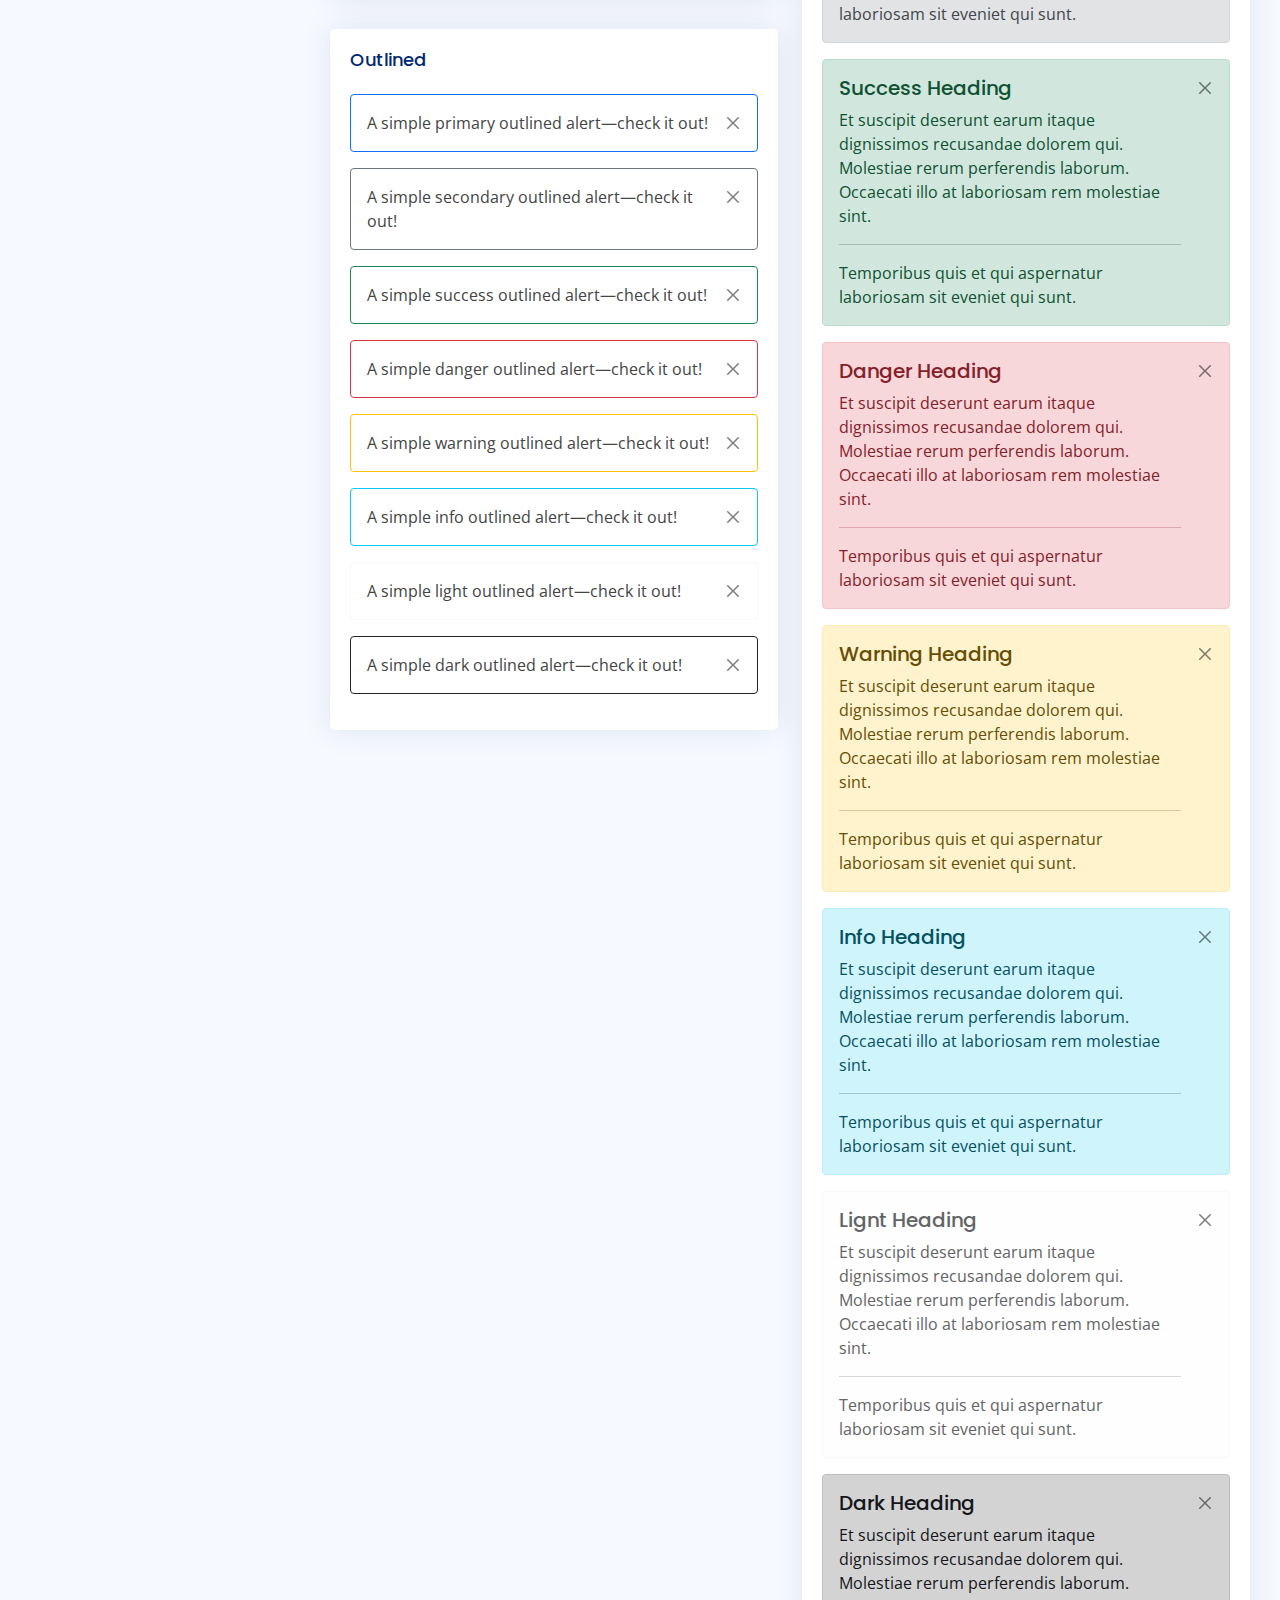
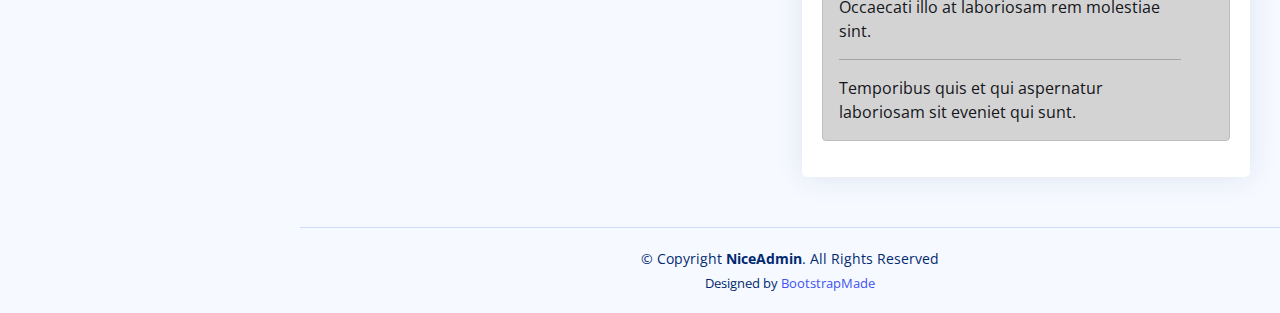
<file: components-alerts.html>
<!DOCTYPE html>
<html lang="en">

<head>
  <meta charset="utf-8">
  <meta content="width=device-width, initial-scale=1.0" name="viewport">

  <title>Components / Alerts - NiceAdmin Bootstrap Template</title>
  <meta content="" name="description">
  <meta content="" name="keywords">

  <!-- Favicons -->
  <link href="assets/img/favicon.png" rel="icon">
  <link href="assets/img/apple-touch-icon.png" rel="apple-touch-icon">

  <!-- Google Fonts -->
  <link href="https://fonts.gstatic.com" rel="preconnect">
  <link href="https://fonts.googleapis.com/css?family=Open+Sans:300,300i,400,400i,600,600i,700,700i|Nunito:300,300i,400,400i,600,600i,700,700i|Poppins:300,300i,400,400i,500,500i,600,600i,700,700i" rel="stylesheet">

  <!-- Vendor CSS Files -->
  <link href="assets/vendor/bootstrap/css/bootstrap.min.css" rel="stylesheet">
  <link href="assets/vendor/bootstrap-icons/bootstrap-icons.css" rel="stylesheet">
  <link href="assets/vendor/boxicons/css/boxicons.min.css" rel="stylesheet">
  <link href="assets/vendor/quill/quill.snow.css" rel="stylesheet">
  <link href="assets/vendor/quill/quill.bubble.css" rel="stylesheet">
  <link href="assets/vendor/remixicon/remixicon.css" rel="stylesheet">
  <link href="assets/vendor/simple-datatables/style.css" rel="stylesheet">

  <!-- Template Main CSS File -->
  <link href="assets/css/style.css" rel="stylesheet">

  <!-- =======================================================
  * Template Name: NiceAdmin - v2.2.2
  * Template URL: https://bootstrapmade.com/nice-admin-bootstrap-admin-html-template/
  * Author: BootstrapMade.com
  * License: https://bootstrapmade.com/license/
  ======================================================== -->
</head>

<body>

  <!-- ======= Header ======= -->
  <header id="header" class="header fixed-top d-flex align-items-center">

    <div class="d-flex align-items-center justify-content-between">
      <a href="index.html" class="logo d-flex align-items-center">
        <img src="assets/img/logo.png" alt="">
        <span class="d-none d-lg-block">NiceAdmin</span>
      </a>
      <i class="bi bi-list toggle-sidebar-btn"></i>
    </div><!-- End Logo -->

    <div class="search-bar">
      <form class="search-form d-flex align-items-center" method="POST" action="#">
        <input type="text" name="query" placeholder="Search" title="Enter search keyword">
        <button type="submit" title="Search"><i class="bi bi-search"></i></button>
      </form>
    </div><!-- End Search Bar -->

    <nav class="header-nav ms-auto">
      <ul class="d-flex align-items-center">

        <li class="nav-item d-block d-lg-none">
          <a class="nav-link nav-icon search-bar-toggle " href="#">
            <i class="bi bi-search"></i>
          </a>
        </li><!-- End Search Icon-->

        <li class="nav-item dropdown">

          <a class="nav-link nav-icon" href="#" data-bs-toggle="dropdown">
            <i class="bi bi-bell"></i>
            <span class="badge bg-primary badge-number">4</span>
          </a><!-- End Notification Icon -->

          <ul class="dropdown-menu dropdown-menu-end dropdown-menu-arrow notifications">
            <li class="dropdown-header">
              You have 4 new notifications
              <a href="#"><span class="badge rounded-pill bg-primary p-2 ms-2">View all</span></a>
            </li>
            <li>
              <hr class="dropdown-divider">
            </li>

            <li class="notification-item">
              <i class="bi bi-exclamation-circle text-warning"></i>
              <div>
                <h4>Lorem Ipsum</h4>
                <p>Quae dolorem earum veritatis oditseno</p>
                <p>30 min. ago</p>
              </div>
            </li>

            <li>
              <hr class="dropdown-divider">
            </li>

            <li class="notification-item">
              <i class="bi bi-x-circle text-danger"></i>
              <div>
                <h4>Atque rerum nesciunt</h4>
                <p>Quae dolorem earum veritatis oditseno</p>
                <p>1 hr. ago</p>
              </div>
            </li>

            <li>
              <hr class="dropdown-divider">
            </li>

            <li class="notification-item">
              <i class="bi bi-check-circle text-success"></i>
              <div>
                <h4>Sit rerum fuga</h4>
                <p>Quae dolorem earum veritatis oditseno</p>
                <p>2 hrs. ago</p>
              </div>
            </li>

            <li>
              <hr class="dropdown-divider">
            </li>

            <li class="notification-item">
              <i class="bi bi-info-circle text-primary"></i>
              <div>
                <h4>Dicta reprehenderit</h4>
                <p>Quae dolorem earum veritatis oditseno</p>
                <p>4 hrs. ago</p>
              </div>
            </li>

            <li>
              <hr class="dropdown-divider">
            </li>
            <li class="dropdown-footer">
              <a href="#">Show all notifications</a>
            </li>

          </ul><!-- End Notification Dropdown Items -->

        </li><!-- End Notification Nav -->

        <li class="nav-item dropdown">

          <a class="nav-link nav-icon" href="#" data-bs-toggle="dropdown">
            <i class="bi bi-chat-left-text"></i>
            <span class="badge bg-success badge-number">3</span>
          </a><!-- End Messages Icon -->

          <ul class="dropdown-menu dropdown-menu-end dropdown-menu-arrow messages">
            <li class="dropdown-header">
              You have 3 new messages
              <a href="#"><span class="badge rounded-pill bg-primary p-2 ms-2">View all</span></a>
            </li>
            <li>
              <hr class="dropdown-divider">
            </li>

            <li class="message-item">
              <a href="#">
                <img src="assets/img/messages-1.jpg" alt="" class="rounded-circle">
                <div>
                  <h4>Maria Hudson</h4>
                  <p>Velit asperiores et ducimus soluta repudiandae labore officia est ut...</p>
                  <p>4 hrs. ago</p>
                </div>
              </a>
            </li>
            <li>
              <hr class="dropdown-divider">
            </li>

            <li class="message-item">
              <a href="#">
                <img src="assets/img/messages-2.jpg" alt="" class="rounded-circle">
                <div>
                  <h4>Anna Nelson</h4>
                  <p>Velit asperiores et ducimus soluta repudiandae labore officia est ut...</p>
                  <p>6 hrs. ago</p>
                </div>
              </a>
            </li>
            <li>
              <hr class="dropdown-divider">
            </li>

            <li class="message-item">
              <a href="#">
                <img src="assets/img/messages-3.jpg" alt="" class="rounded-circle">
                <div>
                  <h4>David Muldon</h4>
                  <p>Velit asperiores et ducimus soluta repudiandae labore officia est ut...</p>
                  <p>8 hrs. ago</p>
                </div>
              </a>
            </li>
            <li>
              <hr class="dropdown-divider">
            </li>

            <li class="dropdown-footer">
              <a href="#">Show all messages</a>
            </li>

          </ul><!-- End Messages Dropdown Items -->

        </li><!-- End Messages Nav -->

        <li class="nav-item dropdown pe-3">

          <a class="nav-link nav-profile d-flex align-items-center pe-0" href="#" data-bs-toggle="dropdown">
            <img src="assets/img/profile-img.jpg" alt="Profile" class="rounded-circle">
            <span class="d-none d-md-block dropdown-toggle ps-2">K. Anderson</span>
          </a><!-- End Profile Iamge Icon -->

          <ul class="dropdown-menu dropdown-menu-end dropdown-menu-arrow profile">
            <li class="dropdown-header">
              <h6>Kevin Anderson</h6>
              <span>Web Designer</span>
            </li>
            <li>
              <hr class="dropdown-divider">
            </li>

            <li>
              <a class="dropdown-item d-flex align-items-center" href="users-profile.html">
                <i class="bi bi-person"></i>
                <span>My Profile</span>
              </a>
            </li>
            <li>
              <hr class="dropdown-divider">
            </li>

            <li>
              <a class="dropdown-item d-flex align-items-center" href="users-profile.html">
                <i class="bi bi-gear"></i>
                <span>Account Settings</span>
              </a>
            </li>
            <li>
              <hr class="dropdown-divider">
            </li>

            <li>
              <a class="dropdown-item d-flex align-items-center" href="pages-faq.html">
                <i class="bi bi-question-circle"></i>
                <span>Need Help?</span>
              </a>
            </li>
            <li>
              <hr class="dropdown-divider">
            </li>

            <li>
              <a class="dropdown-item d-flex align-items-center" href="#">
                <i class="bi bi-box-arrow-right"></i>
                <span>Sign Out</span>
              </a>
            </li>

          </ul><!-- End Profile Dropdown Items -->
        </li><!-- End Profile Nav -->

      </ul>
    </nav><!-- End Icons Navigation -->

  </header><!-- End Header -->

  <!-- ======= Sidebar ======= -->
  <aside id="sidebar" class="sidebar">

    <ul class="sidebar-nav" id="sidebar-nav">

      <li class="nav-item">
        <a class="nav-link collapsed" href="index.html">
          <i class="bi bi-grid"></i>
          <span>Dashboard</span>
        </a>
      </li><!-- End Dashboard Nav -->

      <li class="nav-item">
        <a class="nav-link " data-bs-target="#components-nav" data-bs-toggle="collapse" href="#">
          <i class="bi bi-menu-button-wide"></i><span>Components</span><i class="bi bi-chevron-down ms-auto"></i>
        </a>
        <ul id="components-nav" class="nav-content collapse show" data-bs-parent="#sidebar-nav">
          <li>
            <a href="components-alerts.html" class="active">
              <i class="bi bi-circle"></i><span>Alerts</span>
            </a>
          </li>
          <li>
            <a href="components-accordion.html">
              <i class="bi bi-circle"></i><span>Accordion</span>
            </a>
          </li>
          <li>
            <a href="components-badges.html">
              <i class="bi bi-circle"></i><span>Badges</span>
            </a>
          </li>
          <li>
            <a href="components-breadcrumbs.html">
              <i class="bi bi-circle"></i><span>Breadcrumbs</span>
            </a>
          </li>
          <li>
            <a href="components-buttons.html">
              <i class="bi bi-circle"></i><span>Buttons</span>
            </a>
          </li>
          <li>
            <a href="components-cards.html">
              <i class="bi bi-circle"></i><span>Cards</span>
            </a>
          </li>
          <li>
            <a href="components-carousel.html">
              <i class="bi bi-circle"></i><span>Carousel</span>
            </a>
          </li>
          <li>
            <a href="components-list-group.html">
              <i class="bi bi-circle"></i><span>List group</span>
            </a>
          </li>
          <li>
            <a href="components-modal.html">
              <i class="bi bi-circle"></i><span>Modal</span>
            </a>
          </li>
          <li>
            <a href="components-tabs.html">
              <i class="bi bi-circle"></i><span>Tabs</span>
            </a>
          </li>
          <li>
            <a href="components-pagination.html">
              <i class="bi bi-circle"></i><span>Pagination</span>
            </a>
          </li>
          <li>
            <a href="components-progress.html">
              <i class="bi bi-circle"></i><span>Progress</span>
            </a>
          </li>
          <li>
            <a href="components-spinners.html">
              <i class="bi bi-circle"></i><span>Spinners</span>
            </a>
          </li>
          <li>
            <a href="components-tooltips.html">
              <i class="bi bi-circle"></i><span>Tooltips</span>
            </a>
          </li>
        </ul>
      </li><!-- End Components Nav -->

      <li class="nav-item">
        <a class="nav-link collapsed" data-bs-target="#forms-nav" data-bs-toggle="collapse" href="#">
          <i class="bi bi-journal-text"></i><span>Forms</span><i class="bi bi-chevron-down ms-auto"></i>
        </a>
        <ul id="forms-nav" class="nav-content collapse " data-bs-parent="#sidebar-nav">
          <li>
            <a href="forms-elements.html">
              <i class="bi bi-circle"></i><span>Form Elements</span>
            </a>
          </li>
          <li>
            <a href="forms-layouts.html">
              <i class="bi bi-circle"></i><span>Form Layouts</span>
            </a>
          </li>
          <li>
            <a href="forms-editors.html">
              <i class="bi bi-circle"></i><span>Form Editors</span>
            </a>
          </li>
          <li>
            <a href="forms-validation.html">
              <i class="bi bi-circle"></i><span>Form Validation</span>
            </a>
          </li>
        </ul>
      </li><!-- End Forms Nav -->

      <li class="nav-item">
        <a class="nav-link collapsed" data-bs-target="#tables-nav" data-bs-toggle="collapse" href="#">
          <i class="bi bi-layout-text-window-reverse"></i><span>Tables</span><i class="bi bi-chevron-down ms-auto"></i>
        </a>
        <ul id="tables-nav" class="nav-content collapse " data-bs-parent="#sidebar-nav">
          <li>
            <a href="tables-general.html">
              <i class="bi bi-circle"></i><span>General Tables</span>
            </a>
          </li>
          <li>
            <a href="tables-data.html">
              <i class="bi bi-circle"></i><span>Data Tables</span>
            </a>
          </li>
        </ul>
      </li><!-- End Tables Nav -->

      <li class="nav-item">
        <a class="nav-link collapsed" data-bs-target="#charts-nav" data-bs-toggle="collapse" href="#">
          <i class="bi bi-bar-chart"></i><span>Charts</span><i class="bi bi-chevron-down ms-auto"></i>
        </a>
        <ul id="charts-nav" class="nav-content collapse " data-bs-parent="#sidebar-nav">
          <li>
            <a href="charts-chartjs.html">
              <i class="bi bi-circle"></i><span>Chart.js</span>
            </a>
          </li>
          <li>
            <a href="charts-apexcharts.html">
              <i class="bi bi-circle"></i><span>ApexCharts</span>
            </a>
          </li>
          <li>
            <a href="charts-echarts.html">
              <i class="bi bi-circle"></i><span>ECharts</span>
            </a>
          </li>
        </ul>
      </li><!-- End Charts Nav -->

      <li class="nav-item">
        <a class="nav-link collapsed" data-bs-target="#icons-nav" data-bs-toggle="collapse" href="#">
          <i class="bi bi-gem"></i><span>Icons</span><i class="bi bi-chevron-down ms-auto"></i>
        </a>
        <ul id="icons-nav" class="nav-content collapse " data-bs-parent="#sidebar-nav">
          <li>
            <a href="icons-bootstrap.html">
              <i class="bi bi-circle"></i><span>Bootstrap Icons</span>
            </a>
          </li>
          <li>
            <a href="icons-remix.html">
              <i class="bi bi-circle"></i><span>Remix Icons</span>
            </a>
          </li>
          <li>
            <a href="icons-boxicons.html">
              <i class="bi bi-circle"></i><span>Boxicons</span>
            </a>
          </li>
        </ul>
      </li><!-- End Icons Nav -->

      <li class="nav-heading">Pages</li>

      <li class="nav-item">
        <a class="nav-link collapsed" href="users-profile.html">
          <i class="bi bi-person"></i>
          <span>Profile</span>
        </a>
      </li><!-- End Profile Page Nav -->

      <li class="nav-item">
        <a class="nav-link collapsed" href="pages-faq.html">
          <i class="bi bi-question-circle"></i>
          <span>F.A.Q</span>
        </a>
      </li><!-- End F.A.Q Page Nav -->

      <li class="nav-item">
        <a class="nav-link collapsed" href="pages-contact.html">
          <i class="bi bi-envelope"></i>
          <span>Contact</span>
        </a>
      </li><!-- End Contact Page Nav -->

      <li class="nav-item">
        <a class="nav-link collapsed" href="pages-register.html">
          <i class="bi bi-card-list"></i>
          <span>Register</span>
        </a>
      </li><!-- End Register Page Nav -->

      <li class="nav-item">
        <a class="nav-link collapsed" href="pages-login.html">
          <i class="bi bi-box-arrow-in-right"></i>
          <span>Login</span>
        </a>
      </li><!-- End Login Page Nav -->

      <li class="nav-item">
        <a class="nav-link collapsed" href="pages-error-404.html">
          <i class="bi bi-dash-circle"></i>
          <span>Error 404</span>
        </a>
      </li><!-- End Error 404 Page Nav -->

      <li class="nav-item">
        <a class="nav-link collapsed" href="pages-blank.html">
          <i class="bi bi-file-earmark"></i>
          <span>Blank</span>
        </a>
      </li><!-- End Blank Page Nav -->

    </ul>

  </aside><!-- End Sidebar-->

  <main id="main" class="main">

    <div class="pagetitle">
      <h1>Alerts</h1>
      <nav>
        <ol class="breadcrumb">
          <li class="breadcrumb-item"><a href="index.html">Home</a></li>
          <li class="breadcrumb-item">Components</li>
          <li class="breadcrumb-item active">Alerts</li>
        </ol>
      </nav>
    </div><!-- End Page Title -->

    <section class="section">
      <div class="row">
        <div class="col-lg-6">

          <div class="card">
            <div class="card-body">

              <h5 class="card-title">Default</h5>

              <div class="alert alert-primary alert-dismissible fade show" role="alert">
                A simple primary alert—check it out!
                <button type="button" class="btn-close" data-bs-dismiss="alert" aria-label="Close"></button>
              </div>

              <div class="alert alert-secondary alert-dismissible fade show" role="alert">
                A simple secondary alert—check it out!
                <button type="button" class="btn-close" data-bs-dismiss="alert" aria-label="Close"></button>
              </div>

              <div class="alert alert-success alert-dismissible fade show" role="alert">
                A simple success alert—check it out!
                <button type="button" class="btn-close" data-bs-dismiss="alert" aria-label="Close"></button>
              </div>

              <div class="alert alert-danger alert-dismissible fade show" role="alert">
                A simple danger alert—check it out!
                <button type="button" class="btn-close" data-bs-dismiss="alert" aria-label="Close"></button>
              </div>

              <div class="alert alert-warning alert-dismissible fade show" role="alert">
                A simple warning alert—check it out!
                <button type="button" class="btn-close" data-bs-dismiss="alert" aria-label="Close"></button>
              </div>

              <div class="alert alert-info alert-dismissible fade show" role="alert">
                A simple info alert—check it out!
                <button type="button" class="btn-close" data-bs-dismiss="alert" aria-label="Close"></button>
              </div>

              <div class="alert alert-light border-light alert-dismissible fade show" role="alert">
                A simple light alert—check it out!
                <button type="button" class="btn-close" data-bs-dismiss="alert" aria-label="Close"></button>
              </div>

              <div class="alert alert-dark alert-dismissible fade show" role="alert">
                A simple dark alert—check it out!
                <button type="button" class="btn-close" data-bs-dismiss="alert" aria-label="Close"></button>
              </div>

            </div>
          </div>

          <div class="card">
            <div class="card-body">
              <h5 class="card-title">With Icon</h5>

              <div class="alert alert-primary alert-dismissible fade show" role="alert">
                <i class="bi bi-star me-1"></i>
                A simple primary alert with icon—check it out!
                <button type="button" class="btn-close" data-bs-dismiss="alert" aria-label="Close"></button>
              </div>

              <div class="alert alert-secondary alert-dismissible fade show" role="alert">
                <i class="bi bi-collection me-1"></i>
                A simple secondary alert with icon—check it out!
                <button type="button" class="btn-close" data-bs-dismiss="alert" aria-label="Close"></button>
              </div>

              <div class="alert alert-success alert-dismissible fade show" role="alert">
                <i class="bi bi-check-circle me-1"></i>
                A simple success alert with icon—check it out!
                <button type="button" class="btn-close" data-bs-dismiss="alert" aria-label="Close"></button>
              </div>

              <div class="alert alert-danger alert-dismissible fade show" role="alert">
                <i class="bi bi-exclamation-octagon me-1"></i>
                A simple danger alert with icon—check it out!
                <button type="button" class="btn-close" data-bs-dismiss="alert" aria-label="Close"></button>
              </div>

              <div class="alert alert-warning alert-dismissible fade show" role="alert">
                <i class="bi bi-exclamation-triangle me-1"></i>
                A simple warning alert with icon—check it out!
                <button type="button" class="btn-close" data-bs-dismiss="alert" aria-label="Close"></button>
              </div>

              <div class="alert alert-info alert-dismissible fade show" role="alert">
                <i class="bi bi-info-circle me-1"></i>
                A simple info alert with icon—check it out!
                <button type="button" class="btn-close" data-bs-dismiss="alert" aria-label="Close"></button>
              </div>

              <div class="alert alert-dark alert-dismissible fade show" role="alert">
                <i class="bi bi-folder me-1"></i>
                A simple dark alert with icon—check it out!
                <button type="button" class="btn-close" data-bs-dismiss="alert" aria-label="Close"></button>
              </div>

            </div>
          </div>

          <div class="card">
            <div class="card-body">
              <h5 class="card-title">Outlined</h5>

              <div class="alert border-primary alert-dismissible fade show" role="alert">
                A simple primary outlined alert—check it out!
                <button type="button" class="btn-close" data-bs-dismiss="alert" aria-label="Close"></button>
              </div>

              <div class="alert border-secondary alert-dismissible fade show" role="alert">
                A simple secondary outlined alert—check it out!
                <button type="button" class="btn-close" data-bs-dismiss="alert" aria-label="Close"></button>
              </div>

              <div class="alert border-success alert-dismissible fade show" role="alert">
                A simple success outlined alert—check it out!
                <button type="button" class="btn-close" data-bs-dismiss="alert" aria-label="Close"></button>
              </div>

              <div class="alert border-danger alert-dismissible fade show" role="alert">
                A simple danger outlined alert—check it out!
                <button type="button" class="btn-close" data-bs-dismiss="alert" aria-label="Close"></button>
              </div>

              <div class="alert border-warning alert-dismissible fade show" role="alert">
                A simple warning outlined alert—check it out!
                <button type="button" class="btn-close" data-bs-dismiss="alert" aria-label="Close"></button>
              </div>

              <div class="alert border-info alert-dismissible fade show" role="alert">
                A simple info outlined alert—check it out!
                <button type="button" class="btn-close" data-bs-dismiss="alert" aria-label="Close"></button>
              </div>

              <div class="alert border-light alert-dismissible fade show" role="alert">
                A simple light outlined alert—check it out!
                <button type="button" class="btn-close" data-bs-dismiss="alert" aria-label="Close"></button>
              </div>

              <div class="alert border-dark alert-dismissible fade show" role="alert">
                A simple dark outlined alert—check it out!
                <button type="button" class="btn-close" data-bs-dismiss="alert" aria-label="Close"></button>
              </div>

            </div>
          </div>

        </div>

        <div class="col-lg-6">

          <div class="card">
            <div class="card-body">
              <h5 class="card-title">Default Solid Color</h5>

              <div class="alert alert-primary bg-primary text-light border-0 alert-dismissible fade show" role="alert">
                A simple primary alert with solid color—check it out!
                <button type="button" class="btn-close btn-close-white" data-bs-dismiss="alert" aria-label="Close"></button>
              </div>

              <div class="alert alert-secondary bg-secondary text-light border-0 alert-dismissible fade show" role="alert">
                A simple secondary alert with solid color—check it out!
                <button type="button" class="btn-close btn-close-white" data-bs-dismiss="alert" aria-label="Close"></button>
              </div>

              <div class="alert alert-success bg-success text-light border-0 alert-dismissible fade show" role="alert">
                A simple success alert with solid color—check it out!
                <button type="button" class="btn-close btn-close-white" data-bs-dismiss="alert" aria-label="Close"></button>
              </div>

              <div class="alert alert-danger bg-danger text-light border-0 alert-dismissible fade show" role="alert">
                A simple danger alert with solid color—check it out!
                <button type="button" class="btn-close btn-close-white" data-bs-dismiss="alert" aria-label="Close"></button>
              </div>

              <div class="alert alert-warning bg-warning border-0 alert-dismissible fade show" role="alert">
                A simple warning alert with solid color—check it out!
                <button type="button" class="btn-close" data-bs-dismiss="alert" aria-label="Close"></button>
              </div>

              <div class="alert alert-info bg-info border-0 alert-dismissible fade show" role="alert">
                A simple info alert with solid color—check it out!
                <button type="button" class="btn-close" data-bs-dismiss="alert" aria-label="Close"></button>
              </div>

              <div class="alert alert-light bg-light border-0 alert-dismissible fade show" role="alert">
                A simple light alert with solid color—check it out!
                <button type="button" class="btn-close" data-bs-dismiss="alert" aria-label="Close"></button>
              </div>

              <div class="alert alert-dark bg-dark text-light border-0 alert-dismissible fade show" role="alert">
                A simple dark alert with solid color—check it out!
                <button type="button" class="btn-close btn-close-white" data-bs-dismiss="alert" aria-label="Close"></button>
              </div>

            </div>
          </div>

          <div class="card">
            <div class="card-body">
              <h5 class="card-title">With Heading &amp Separator</h5>

              <div class="alert alert-primary alert-dismissible fade show" role="alert">
                <h4 class="alert-heading">Primary Heading</h4>
                <p>Et suscipit deserunt earum itaque dignissimos recusandae dolorem qui. Molestiae rerum perferendis laborum. Occaecati illo at laboriosam rem molestiae sint.</p>
                <hr>
                <p class="mb-0">Temporibus quis et qui aspernatur laboriosam sit eveniet qui sunt.</p>
                <button type="button" class="btn-close" data-bs-dismiss="alert" aria-label="Close"></button>
              </div>

              <div class="alert alert-secondary alert-dismissible fade show" role="alert">
                <h4 class="alert-heading">Secondary Heading</h4>
                <p>Et suscipit deserunt earum itaque dignissimos recusandae dolorem qui. Molestiae rerum perferendis laborum. Occaecati illo at laboriosam rem molestiae sint.</p>
                <hr>
                <p class="mb-0">Temporibus quis et qui aspernatur laboriosam sit eveniet qui sunt.</p>
                <button type="button" class="btn-close" data-bs-dismiss="alert" aria-label="Close"></button>
              </div>

              <div class="alert alert-success alert-dismissible fade show" role="alert">
                <h4 class="alert-heading">Success Heading</h4>
                <p>Et suscipit deserunt earum itaque dignissimos recusandae dolorem qui. Molestiae rerum perferendis laborum. Occaecati illo at laboriosam rem molestiae sint.</p>
                <hr>
                <p class="mb-0">Temporibus quis et qui aspernatur laboriosam sit eveniet qui sunt.</p>
                <button type="button" class="btn-close" data-bs-dismiss="alert" aria-label="Close"></button>
              </div>

              <div class="alert alert-danger alert-dismissible fade show" role="alert">
                <h4 class="alert-heading">Danger Heading</h4>
                <p>Et suscipit deserunt earum itaque dignissimos recusandae dolorem qui. Molestiae rerum perferendis laborum. Occaecati illo at laboriosam rem molestiae sint.</p>
                <hr>
                <p class="mb-0">Temporibus quis et qui aspernatur laboriosam sit eveniet qui sunt.</p>
                <button type="button" class="btn-close" data-bs-dismiss="alert" aria-label="Close"></button>
              </div>

              <div class="alert alert-warning  alert-dismissible fade show" role="alert">
                <h4 class="alert-heading">Warning Heading</h4>
                <p>Et suscipit deserunt earum itaque dignissimos recusandae dolorem qui. Molestiae rerum perferendis laborum. Occaecati illo at laboriosam rem molestiae sint.</p>
                <hr>
                <p class="mb-0">Temporibus quis et qui aspernatur laboriosam sit eveniet qui sunt.</p>
                <button type="button" class="btn-close" data-bs-dismiss="alert" aria-label="Close"></button>
              </div>

              <div class="alert alert-info  alert-dismissible fade show" role="alert">
                <h4 class="alert-heading">Info Heading</h4>
                <p>Et suscipit deserunt earum itaque dignissimos recusandae dolorem qui. Molestiae rerum perferendis laborum. Occaecati illo at laboriosam rem molestiae sint.</p>
                <hr>
                <p class="mb-0">Temporibus quis et qui aspernatur laboriosam sit eveniet qui sunt.</p>
                <button type="button" class="btn-close" data-bs-dismiss="alert" aria-label="Close"></button>
              </div>

              <div class="alert alert-light border-light alert-dismissible fade show" role="alert">
                <h4 class="alert-heading">Lignt Heading</h4>
                <p>Et suscipit deserunt earum itaque dignissimos recusandae dolorem qui. Molestiae rerum perferendis laborum. Occaecati illo at laboriosam rem molestiae sint.</p>
                <hr>
                <p class="mb-0">Temporibus quis et qui aspernatur laboriosam sit eveniet qui sunt.</p>
                <button type="button" class="btn-close" data-bs-dismiss="alert" aria-label="Close"></button>
              </div>

              <div class="alert alert-dark  alert-dismissible fade show" role="alert">
                <h4 class="alert-heading">Dark Heading</h4>
                <p>Et suscipit deserunt earum itaque dignissimos recusandae dolorem qui. Molestiae rerum perferendis laborum. Occaecati illo at laboriosam rem molestiae sint.</p>
                <hr>
                <p class="mb-0">Temporibus quis et qui aspernatur laboriosam sit eveniet qui sunt.</p>
                <button type="button" class="btn-close" data-bs-dismiss="alert" aria-label="Close"></button>
              </div>

            </div>
          </div>
        </div>
      </div>
    </section>

  </main><!-- End #main -->

  <!-- ======= Footer ======= -->
  <footer id="footer" class="footer">
    <div class="copyright">
      &copy; Copyright <strong><span>NiceAdmin</span></strong>. All Rights Reserved
    </div>
    <div class="credits">
      <!-- All the links in the footer should remain intact. -->
      <!-- You can delete the links only if you purchased the pro version. -->
      <!-- Licensing information: https://bootstrapmade.com/license/ -->
      <!-- Purchase the pro version with working PHP/AJAX contact form: https://bootstrapmade.com/nice-admin-bootstrap-admin-html-template/ -->
      Designed by <a href="https://bootstrapmade.com/">BootstrapMade</a>
    </div>
  </footer><!-- End Footer -->

  <a href="#" class="back-to-top d-flex align-items-center justify-content-center"><i class="bi bi-arrow-up-short"></i></a>

  <!-- Vendor JS Files -->
  <script src="assets/vendor/apexcharts/apexcharts.min.js"></script>
  <script src="assets/vendor/bootstrap/js/bootstrap.bundle.min.js"></script>
  <script src="assets/vendor/chart.js/chart.min.js"></script>
  <script src="assets/vendor/echarts/echarts.min.js"></script>
  <script src="assets/vendor/quill/quill.min.js"></script>
  <script src="assets/vendor/simple-datatables/simple-datatables.js"></script>
  <script src="assets/vendor/tinymce/tinymce.min.js"></script>
  <script src="assets/vendor/php-email-form/validate.js"></script>

  <!-- Template Main JS File -->
  <script src="assets/js/main.js"></script>

</body>

</html>
</file>
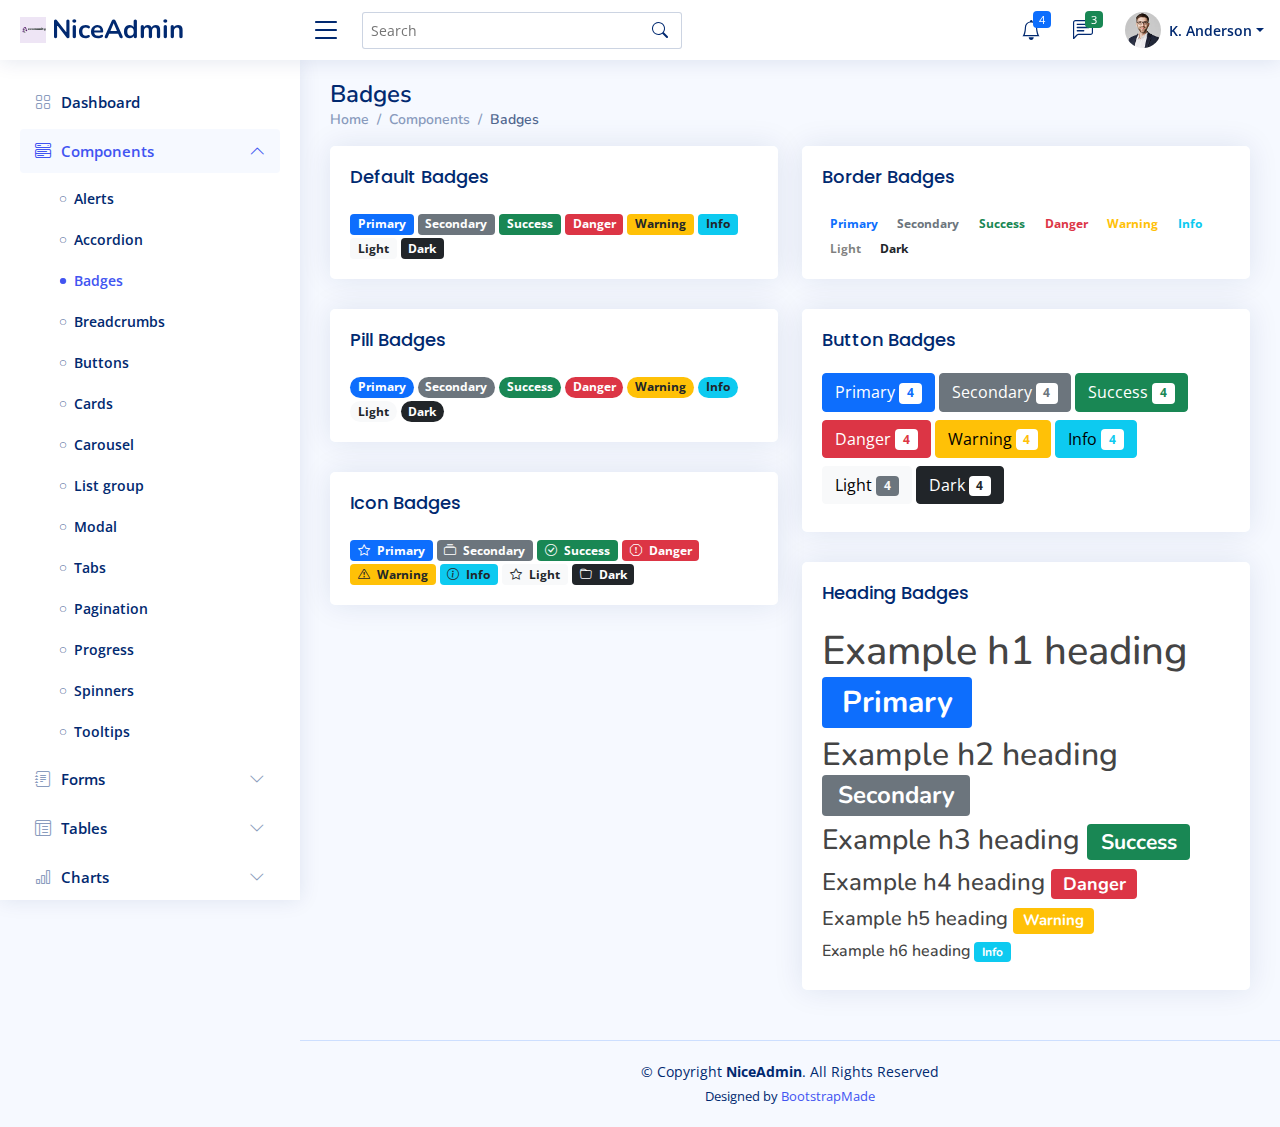
<file: components-badges.html>
<!DOCTYPE html>
<html lang="en">

<head>
  <meta charset="utf-8">
  <meta content="width=device-width, initial-scale=1.0" name="viewport">

  <title>Components / Badges - NiceAdmin Bootstrap Template</title>
  <meta content="" name="description">
  <meta content="" name="keywords">

  <!-- Favicons -->
  <link href="assets/img/favicon.png" rel="icon">
  <link href="assets/img/apple-touch-icon.png" rel="apple-touch-icon">

  <!-- Google Fonts -->
  <link href="https://fonts.gstatic.com" rel="preconnect">
  <link href="https://fonts.googleapis.com/css?family=Open+Sans:300,300i,400,400i,600,600i,700,700i|Nunito:300,300i,400,400i,600,600i,700,700i|Poppins:300,300i,400,400i,500,500i,600,600i,700,700i" rel="stylesheet">

  <!-- Vendor CSS Files -->
  <link href="assets/vendor/bootstrap/css/bootstrap.min.css" rel="stylesheet">
  <link href="assets/vendor/bootstrap-icons/bootstrap-icons.css" rel="stylesheet">
  <link href="assets/vendor/boxicons/css/boxicons.min.css" rel="stylesheet">
  <link href="assets/vendor/quill/quill.snow.css" rel="stylesheet">
  <link href="assets/vendor/quill/quill.bubble.css" rel="stylesheet">
  <link href="assets/vendor/remixicon/remixicon.css" rel="stylesheet">
  <link href="assets/vendor/simple-datatables/style.css" rel="stylesheet">

  <!-- Template Main CSS File -->
  <link href="assets/css/style.css" rel="stylesheet">

  <!-- =======================================================
  * Template Name: NiceAdmin - v2.2.2
  * Template URL: https://bootstrapmade.com/nice-admin-bootstrap-admin-html-template/
  * Author: BootstrapMade.com
  * License: https://bootstrapmade.com/license/
  ======================================================== -->
</head>

<body>

  <!-- ======= Header ======= -->
  <header id="header" class="header fixed-top d-flex align-items-center">

    <div class="d-flex align-items-center justify-content-between">
      <a href="index.html" class="logo d-flex align-items-center">
        <img src="assets/img/logo.png" alt="">
        <span class="d-none d-lg-block">NiceAdmin</span>
      </a>
      <i class="bi bi-list toggle-sidebar-btn"></i>
    </div><!-- End Logo -->

    <div class="search-bar">
      <form class="search-form d-flex align-items-center" method="POST" action="#">
        <input type="text" name="query" placeholder="Search" title="Enter search keyword">
        <button type="submit" title="Search"><i class="bi bi-search"></i></button>
      </form>
    </div><!-- End Search Bar -->

    <nav class="header-nav ms-auto">
      <ul class="d-flex align-items-center">

        <li class="nav-item d-block d-lg-none">
          <a class="nav-link nav-icon search-bar-toggle " href="#">
            <i class="bi bi-search"></i>
          </a>
        </li><!-- End Search Icon-->

        <li class="nav-item dropdown">

          <a class="nav-link nav-icon" href="#" data-bs-toggle="dropdown">
            <i class="bi bi-bell"></i>
            <span class="badge bg-primary badge-number">4</span>
          </a><!-- End Notification Icon -->

          <ul class="dropdown-menu dropdown-menu-end dropdown-menu-arrow notifications">
            <li class="dropdown-header">
              You have 4 new notifications
              <a href="#"><span class="badge rounded-pill bg-primary p-2 ms-2">View all</span></a>
            </li>
            <li>
              <hr class="dropdown-divider">
            </li>

            <li class="notification-item">
              <i class="bi bi-exclamation-circle text-warning"></i>
              <div>
                <h4>Lorem Ipsum</h4>
                <p>Quae dolorem earum veritatis oditseno</p>
                <p>30 min. ago</p>
              </div>
            </li>

            <li>
              <hr class="dropdown-divider">
            </li>

            <li class="notification-item">
              <i class="bi bi-x-circle text-danger"></i>
              <div>
                <h4>Atque rerum nesciunt</h4>
                <p>Quae dolorem earum veritatis oditseno</p>
                <p>1 hr. ago</p>
              </div>
            </li>

            <li>
              <hr class="dropdown-divider">
            </li>

            <li class="notification-item">
              <i class="bi bi-check-circle text-success"></i>
              <div>
                <h4>Sit rerum fuga</h4>
                <p>Quae dolorem earum veritatis oditseno</p>
                <p>2 hrs. ago</p>
              </div>
            </li>

            <li>
              <hr class="dropdown-divider">
            </li>

            <li class="notification-item">
              <i class="bi bi-info-circle text-primary"></i>
              <div>
                <h4>Dicta reprehenderit</h4>
                <p>Quae dolorem earum veritatis oditseno</p>
                <p>4 hrs. ago</p>
              </div>
            </li>

            <li>
              <hr class="dropdown-divider">
            </li>
            <li class="dropdown-footer">
              <a href="#">Show all notifications</a>
            </li>

          </ul><!-- End Notification Dropdown Items -->

        </li><!-- End Notification Nav -->

        <li class="nav-item dropdown">

          <a class="nav-link nav-icon" href="#" data-bs-toggle="dropdown">
            <i class="bi bi-chat-left-text"></i>
            <span class="badge bg-success badge-number">3</span>
          </a><!-- End Messages Icon -->

          <ul class="dropdown-menu dropdown-menu-end dropdown-menu-arrow messages">
            <li class="dropdown-header">
              You have 3 new messages
              <a href="#"><span class="badge rounded-pill bg-primary p-2 ms-2">View all</span></a>
            </li>
            <li>
              <hr class="dropdown-divider">
            </li>

            <li class="message-item">
              <a href="#">
                <img src="assets/img/messages-1.jpg" alt="" class="rounded-circle">
                <div>
                  <h4>Maria Hudson</h4>
                  <p>Velit asperiores et ducimus soluta repudiandae labore officia est ut...</p>
                  <p>4 hrs. ago</p>
                </div>
              </a>
            </li>
            <li>
              <hr class="dropdown-divider">
            </li>

            <li class="message-item">
              <a href="#">
                <img src="assets/img/messages-2.jpg" alt="" class="rounded-circle">
                <div>
                  <h4>Anna Nelson</h4>
                  <p>Velit asperiores et ducimus soluta repudiandae labore officia est ut...</p>
                  <p>6 hrs. ago</p>
                </div>
              </a>
            </li>
            <li>
              <hr class="dropdown-divider">
            </li>

            <li class="message-item">
              <a href="#">
                <img src="assets/img/messages-3.jpg" alt="" class="rounded-circle">
                <div>
                  <h4>David Muldon</h4>
                  <p>Velit asperiores et ducimus soluta repudiandae labore officia est ut...</p>
                  <p>8 hrs. ago</p>
                </div>
              </a>
            </li>
            <li>
              <hr class="dropdown-divider">
            </li>

            <li class="dropdown-footer">
              <a href="#">Show all messages</a>
            </li>

          </ul><!-- End Messages Dropdown Items -->

        </li><!-- End Messages Nav -->

        <li class="nav-item dropdown pe-3">

          <a class="nav-link nav-profile d-flex align-items-center pe-0" href="#" data-bs-toggle="dropdown">
            <img src="assets/img/profile-img.jpg" alt="Profile" class="rounded-circle">
            <span class="d-none d-md-block dropdown-toggle ps-2">K. Anderson</span>
          </a><!-- End Profile Iamge Icon -->

          <ul class="dropdown-menu dropdown-menu-end dropdown-menu-arrow profile">
            <li class="dropdown-header">
              <h6>Kevin Anderson</h6>
              <span>Web Designer</span>
            </li>
            <li>
              <hr class="dropdown-divider">
            </li>

            <li>
              <a class="dropdown-item d-flex align-items-center" href="users-profile.html">
                <i class="bi bi-person"></i>
                <span>My Profile</span>
              </a>
            </li>
            <li>
              <hr class="dropdown-divider">
            </li>

            <li>
              <a class="dropdown-item d-flex align-items-center" href="users-profile.html">
                <i class="bi bi-gear"></i>
                <span>Account Settings</span>
              </a>
            </li>
            <li>
              <hr class="dropdown-divider">
            </li>

            <li>
              <a class="dropdown-item d-flex align-items-center" href="pages-faq.html">
                <i class="bi bi-question-circle"></i>
                <span>Need Help?</span>
              </a>
            </li>
            <li>
              <hr class="dropdown-divider">
            </li>

            <li>
              <a class="dropdown-item d-flex align-items-center" href="#">
                <i class="bi bi-box-arrow-right"></i>
                <span>Sign Out</span>
              </a>
            </li>

          </ul><!-- End Profile Dropdown Items -->
        </li><!-- End Profile Nav -->

      </ul>
    </nav><!-- End Icons Navigation -->

  </header><!-- End Header -->

  <!-- ======= Sidebar ======= -->
  <aside id="sidebar" class="sidebar">

    <ul class="sidebar-nav" id="sidebar-nav">

      <li class="nav-item">
        <a class="nav-link collapsed" href="index.html">
          <i class="bi bi-grid"></i>
          <span>Dashboard</span>
        </a>
      </li><!-- End Dashboard Nav -->

      <li class="nav-item">
        <a class="nav-link " data-bs-target="#components-nav" data-bs-toggle="collapse" href="#">
          <i class="bi bi-menu-button-wide"></i><span>Components</span><i class="bi bi-chevron-down ms-auto"></i>
        </a>
        <ul id="components-nav" class="nav-content collapse show" data-bs-parent="#sidebar-nav">
          <li>
            <a href="components-alerts.html">
              <i class="bi bi-circle"></i><span>Alerts</span>
            </a>
          </li>
          <li>
            <a href="components-accordion.html">
              <i class="bi bi-circle"></i><span>Accordion</span>
            </a>
          </li>
          <li>
            <a href="components-badges.html" class="active">
              <i class="bi bi-circle"></i><span>Badges</span>
            </a>
          </li>
          <li>
            <a href="components-breadcrumbs.html">
              <i class="bi bi-circle"></i><span>Breadcrumbs</span>
            </a>
          </li>
          <li>
            <a href="components-buttons.html">
              <i class="bi bi-circle"></i><span>Buttons</span>
            </a>
          </li>
          <li>
            <a href="components-cards.html">
              <i class="bi bi-circle"></i><span>Cards</span>
            </a>
          </li>
          <li>
            <a href="components-carousel.html">
              <i class="bi bi-circle"></i><span>Carousel</span>
            </a>
          </li>
          <li>
            <a href="components-list-group.html">
              <i class="bi bi-circle"></i><span>List group</span>
            </a>
          </li>
          <li>
            <a href="components-modal.html">
              <i class="bi bi-circle"></i><span>Modal</span>
            </a>
          </li>
          <li>
            <a href="components-tabs.html">
              <i class="bi bi-circle"></i><span>Tabs</span>
            </a>
          </li>
          <li>
            <a href="components-pagination.html">
              <i class="bi bi-circle"></i><span>Pagination</span>
            </a>
          </li>
          <li>
            <a href="components-progress.html">
              <i class="bi bi-circle"></i><span>Progress</span>
            </a>
          </li>
          <li>
            <a href="components-spinners.html">
              <i class="bi bi-circle"></i><span>Spinners</span>
            </a>
          </li>
          <li>
            <a href="components-tooltips.html">
              <i class="bi bi-circle"></i><span>Tooltips</span>
            </a>
          </li>
        </ul>
      </li><!-- End Components Nav -->

      <li class="nav-item">
        <a class="nav-link collapsed" data-bs-target="#forms-nav" data-bs-toggle="collapse" href="#">
          <i class="bi bi-journal-text"></i><span>Forms</span><i class="bi bi-chevron-down ms-auto"></i>
        </a>
        <ul id="forms-nav" class="nav-content collapse " data-bs-parent="#sidebar-nav">
          <li>
            <a href="forms-elements.html">
              <i class="bi bi-circle"></i><span>Form Elements</span>
            </a>
          </li>
          <li>
            <a href="forms-layouts.html">
              <i class="bi bi-circle"></i><span>Form Layouts</span>
            </a>
          </li>
          <li>
            <a href="forms-editors.html">
              <i class="bi bi-circle"></i><span>Form Editors</span>
            </a>
          </li>
          <li>
            <a href="forms-validation.html">
              <i class="bi bi-circle"></i><span>Form Validation</span>
            </a>
          </li>
        </ul>
      </li><!-- End Forms Nav -->

      <li class="nav-item">
        <a class="nav-link collapsed" data-bs-target="#tables-nav" data-bs-toggle="collapse" href="#">
          <i class="bi bi-layout-text-window-reverse"></i><span>Tables</span><i class="bi bi-chevron-down ms-auto"></i>
        </a>
        <ul id="tables-nav" class="nav-content collapse " data-bs-parent="#sidebar-nav">
          <li>
            <a href="tables-general.html">
              <i class="bi bi-circle"></i><span>General Tables</span>
            </a>
          </li>
          <li>
            <a href="tables-data.html">
              <i class="bi bi-circle"></i><span>Data Tables</span>
            </a>
          </li>
        </ul>
      </li><!-- End Tables Nav -->

      <li class="nav-item">
        <a class="nav-link collapsed" data-bs-target="#charts-nav" data-bs-toggle="collapse" href="#">
          <i class="bi bi-bar-chart"></i><span>Charts</span><i class="bi bi-chevron-down ms-auto"></i>
        </a>
        <ul id="charts-nav" class="nav-content collapse " data-bs-parent="#sidebar-nav">
          <li>
            <a href="charts-chartjs.html">
              <i class="bi bi-circle"></i><span>Chart.js</span>
            </a>
          </li>
          <li>
            <a href="charts-apexcharts.html">
              <i class="bi bi-circle"></i><span>ApexCharts</span>
            </a>
          </li>
          <li>
            <a href="charts-echarts.html">
              <i class="bi bi-circle"></i><span>ECharts</span>
            </a>
          </li>
        </ul>
      </li><!-- End Charts Nav -->

      <li class="nav-item">
        <a class="nav-link collapsed" data-bs-target="#icons-nav" data-bs-toggle="collapse" href="#">
          <i class="bi bi-gem"></i><span>Icons</span><i class="bi bi-chevron-down ms-auto"></i>
        </a>
        <ul id="icons-nav" class="nav-content collapse " data-bs-parent="#sidebar-nav">
          <li>
            <a href="icons-bootstrap.html">
              <i class="bi bi-circle"></i><span>Bootstrap Icons</span>
            </a>
          </li>
          <li>
            <a href="icons-remix.html">
              <i class="bi bi-circle"></i><span>Remix Icons</span>
            </a>
          </li>
          <li>
            <a href="icons-boxicons.html">
              <i class="bi bi-circle"></i><span>Boxicons</span>
            </a>
          </li>
        </ul>
      </li><!-- End Icons Nav -->

      <li class="nav-heading">Pages</li>

      <li class="nav-item">
        <a class="nav-link collapsed" href="users-profile.html">
          <i class="bi bi-person"></i>
          <span>Profile</span>
        </a>
      </li><!-- End Profile Page Nav -->

      <li class="nav-item">
        <a class="nav-link collapsed" href="pages-faq.html">
          <i class="bi bi-question-circle"></i>
          <span>F.A.Q</span>
        </a>
      </li><!-- End F.A.Q Page Nav -->

      <li class="nav-item">
        <a class="nav-link collapsed" href="pages-contact.html">
          <i class="bi bi-envelope"></i>
          <span>Contact</span>
        </a>
      </li><!-- End Contact Page Nav -->

      <li class="nav-item">
        <a class="nav-link collapsed" href="pages-register.html">
          <i class="bi bi-card-list"></i>
          <span>Register</span>
        </a>
      </li><!-- End Register Page Nav -->

      <li class="nav-item">
        <a class="nav-link collapsed" href="pages-login.html">
          <i class="bi bi-box-arrow-in-right"></i>
          <span>Login</span>
        </a>
      </li><!-- End Login Page Nav -->

      <li class="nav-item">
        <a class="nav-link collapsed" href="pages-error-404.html">
          <i class="bi bi-dash-circle"></i>
          <span>Error 404</span>
        </a>
      </li><!-- End Error 404 Page Nav -->

      <li class="nav-item">
        <a class="nav-link collapsed" href="pages-blank.html">
          <i class="bi bi-file-earmark"></i>
          <span>Blank</span>
        </a>
      </li><!-- End Blank Page Nav -->

    </ul>

  </aside><!-- End Sidebar-->

  <main id="main" class="main">

    <div class="pagetitle">
      <h1>Badges</h1>
      <nav>
        <ol class="breadcrumb">
          <li class="breadcrumb-item"><a href="index.html">Home</a></li>
          <li class="breadcrumb-item">Components</li>
          <li class="breadcrumb-item active">Badges</li>
        </ol>
      </nav>
    </div><!-- End Page Title -->

    <section class="section">
      <div class="row">

        <div class="col-lg-6">

          <div class="card">
            <div class="card-body">
              <h5 class="card-title">Default Badges</h5>

              <span class="badge bg-primary">Primary</span>
              <span class="badge bg-secondary">Secondary</span>
              <span class="badge bg-success">Success</span>
              <span class="badge bg-danger">Danger</span>
              <span class="badge bg-warning text-dark">Warning</span>
              <span class="badge bg-info text-dark">Info</span>
              <span class="badge bg-light text-dark">Light</span>
              <span class="badge bg-dark">Dark</span>
            </div>
          </div><!-- End Default Badges -->

          <div class="card">
            <div class="card-body">
              <h5 class="card-title">Pill Badges</h5>
              <span class="badge rounded-pill bg-primary">Primary</span>
              <span class="badge rounded-pill bg-secondary">Secondary</span>
              <span class="badge rounded-pill bg-success">Success</span>
              <span class="badge rounded-pill bg-danger">Danger</span>
              <span class="badge rounded-pill bg-warning text-dark">Warning</span>
              <span class="badge rounded-pill bg-info text-dark">Info</span>
              <span class="badge rounded-pill bg-light text-dark">Light</span>
              <span class="badge rounded-pill bg-dark">Dark</span>
            </div>
          </div><!-- End Pill Badges -->

          <div class="card">
            <div class="card-body">
              <h5 class="card-title">Icon Badges</h5>
              <span class="badge bg-primary"><i class="bi bi-star me-1"></i> Primary</span>
              <span class="badge bg-secondary"><i class="bi bi-collection me-1"></i> Secondary</span>
              <span class="badge bg-success"><i class="bi bi-check-circle me-1"></i> Success</span>
              <span class="badge bg-danger"><i class="bi bi-exclamation-octagon me-1"></i> Danger</span>
              <span class="badge bg-warning text-dark"><i class="bi bi-exclamation-triangle me-1"></i> Warning</span>
              <span class="badge bg-info text-dark"><i class="bi bi-info-circle me-1"></i> Info</span>
              <span class="badge bg-light text-dark"><i class="bi bi-star me-1"></i> Light</span>
              <span class="badge bg-dark"><i class="bi bi-folder me-1"></i> Dark</span>
            </div>
          </div><!-- End Icon Badges -->

        </div>

        <div class="col-lg-6">

          <div class="card">
            <div class="card-body">
              <h5 class="card-title">Border Badges</h5>
              <span class="badge border-primary border-1 text-primary">Primary</span>
              <span class="badge border-secondary border-1 text-secondary">Secondary</span>
              <span class="badge border-success border-1 text-success">Success</span>
              <span class="badge border-danger border-1 text-danger">Danger</span>
              <span class="badge border-warning border-1 text-warning">Warning</span>
              <span class="badge border-info border-1 text-info">Info</span>
              <span class="badge border-light border-1 text-black-50">Light</span>
              <span class="badge border-dark border-1 text-dark">Dark</span>
            </div>
          </div><!-- End Border Badges -->

          <div class="card">
            <div class="card-body">
              <h5 class="card-title">Button Badges</h5>

              <button type="button" class="btn btn-primary mb-2">
                Primary <span class="badge bg-white text-primary">4</span>
              </button>
              <button type="button" class="btn btn-secondary mb-2">
                Secondary <span class="badge bg-white text-secondary">4</span>
              </button>
              <button type="button" class="btn btn-success mb-2">
                Success <span class="badge bg-white text-success">4</span>
              </button>
              <button type="button" class="btn btn-danger mb-2">
                Danger <span class="badge bg-white text-danger">4</span>
              </button>
              <button type="button" class="btn btn-warning mb-2">
                Warning <span class="badge bg-white text-warning">4</span>
              </button>
              <button type="button" class="btn btn-info mb-2">
                Info <span class="badge bg-white text-info">4</span>
              </button>
              <button type="button" class="btn btn-light mb-2">
                Light <span class="badge bg-secondary text-light">4</span>
              </button>
              <button type="button" class="btn btn-dark mb-2">
                Dark <span class="badge bg-white text-dark">4</span>
              </button>
            </div>
          </div><!-- End Button Badges -->

          <div class="card">
            <div class="card-body">
              <h5 class="card-title">Heading Badges</h5>

              <h1>Example h1 heading <span class="badge bg-primary">Primary</span></h1>
              <h2>Example h2 heading <span class="badge bg-secondary">Secondary</span></h2>
              <h3>Example h3 heading <span class="badge bg-success">Success</span></h3>
              <h4>Example h4 heading <span class="badge bg-danger">Danger</span></h4>
              <h5>Example h5 heading <span class="badge bg-warning">Warning</span></h5>
              <h6>Example h6 heading <span class="badge bg-info">Info</span></h6>
            </div>
          </div><!-- End Heading Badges -->

        </div>

      </div>
    </section>

  </main><!-- End #main -->

  <!-- ======= Footer ======= -->
  <footer id="footer" class="footer">
    <div class="copyright">
      &copy; Copyright <strong><span>NiceAdmin</span></strong>. All Rights Reserved
    </div>
    <div class="credits">
      <!-- All the links in the footer should remain intact. -->
      <!-- You can delete the links only if you purchased the pro version. -->
      <!-- Licensing information: https://bootstrapmade.com/license/ -->
      <!-- Purchase the pro version with working PHP/AJAX contact form: https://bootstrapmade.com/nice-admin-bootstrap-admin-html-template/ -->
      Designed by <a href="https://bootstrapmade.com/">BootstrapMade</a>
    </div>
  </footer><!-- End Footer -->

  <a href="#" class="back-to-top d-flex align-items-center justify-content-center"><i class="bi bi-arrow-up-short"></i></a>

  <!-- Vendor JS Files -->
  <script src="assets/vendor/apexcharts/apexcharts.min.js"></script>
  <script src="assets/vendor/bootstrap/js/bootstrap.bundle.min.js"></script>
  <script src="assets/vendor/chart.js/chart.min.js"></script>
  <script src="assets/vendor/echarts/echarts.min.js"></script>
  <script src="assets/vendor/quill/quill.min.js"></script>
  <script src="assets/vendor/simple-datatables/simple-datatables.js"></script>
  <script src="assets/vendor/tinymce/tinymce.min.js"></script>
  <script src="assets/vendor/php-email-form/validate.js"></script>

  <!-- Template Main JS File -->
  <script src="assets/js/main.js"></script>

</body>

</html>
</file>
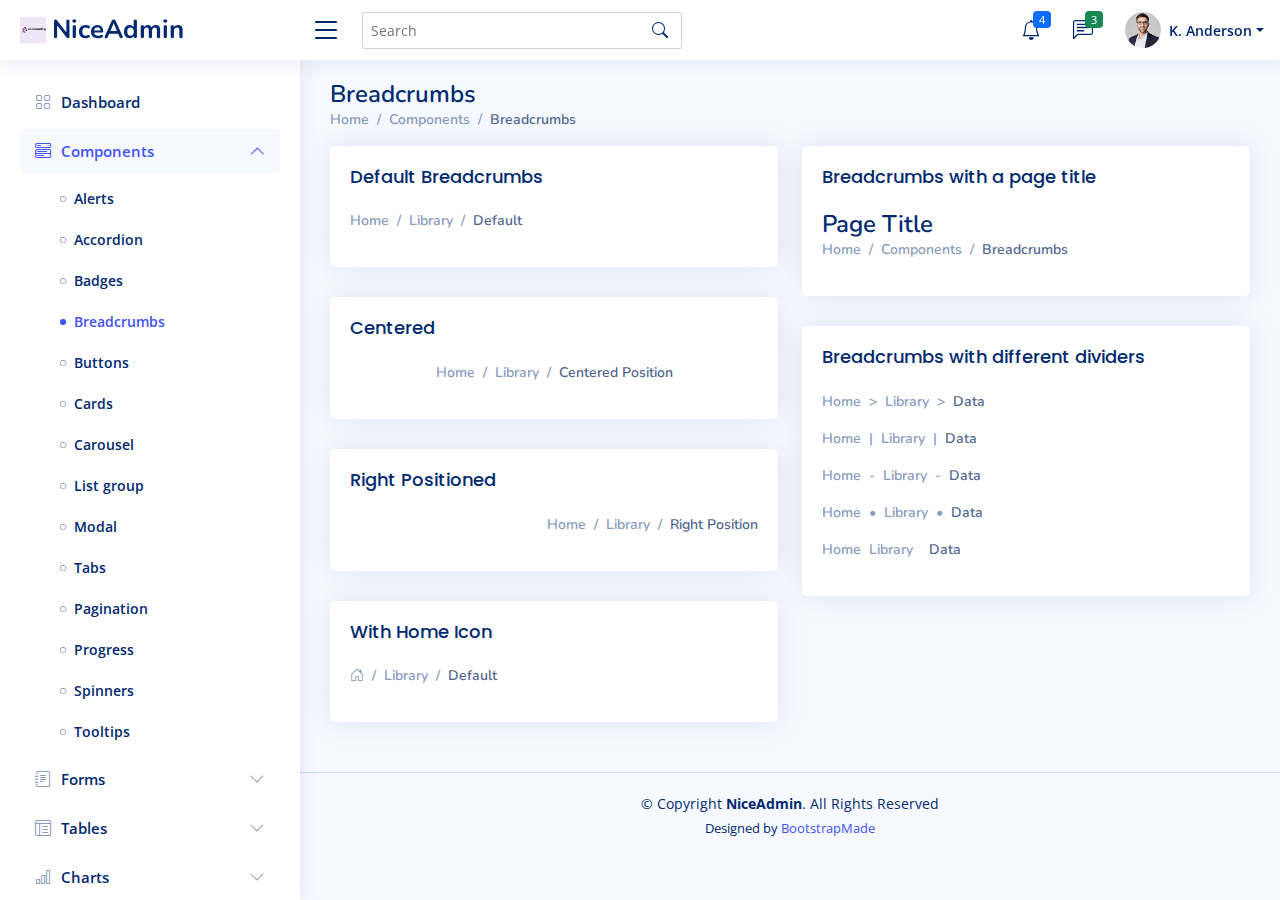
<file: components-breadcrumbs.html>
<!DOCTYPE html>
<html lang="en">

<head>
  <meta charset="utf-8">
  <meta content="width=device-width, initial-scale=1.0" name="viewport">

  <title>Components / Breadcrumbs - NiceAdmin Bootstrap Template</title>
  <meta content="" name="description">
  <meta content="" name="keywords">

  <!-- Favicons -->
  <link href="assets/img/favicon.png" rel="icon">
  <link href="assets/img/apple-touch-icon.png" rel="apple-touch-icon">

  <!-- Google Fonts -->
  <link href="https://fonts.gstatic.com" rel="preconnect">
  <link href="https://fonts.googleapis.com/css?family=Open+Sans:300,300i,400,400i,600,600i,700,700i|Nunito:300,300i,400,400i,600,600i,700,700i|Poppins:300,300i,400,400i,500,500i,600,600i,700,700i" rel="stylesheet">

  <!-- Vendor CSS Files -->
  <link href="assets/vendor/bootstrap/css/bootstrap.min.css" rel="stylesheet">
  <link href="assets/vendor/bootstrap-icons/bootstrap-icons.css" rel="stylesheet">
  <link href="assets/vendor/boxicons/css/boxicons.min.css" rel="stylesheet">
  <link href="assets/vendor/quill/quill.snow.css" rel="stylesheet">
  <link href="assets/vendor/quill/quill.bubble.css" rel="stylesheet">
  <link href="assets/vendor/remixicon/remixicon.css" rel="stylesheet">
  <link href="assets/vendor/simple-datatables/style.css" rel="stylesheet">

  <!-- Template Main CSS File -->
  <link href="assets/css/style.css" rel="stylesheet">

  <!-- =======================================================
  * Template Name: NiceAdmin - v2.2.2
  * Template URL: https://bootstrapmade.com/nice-admin-bootstrap-admin-html-template/
  * Author: BootstrapMade.com
  * License: https://bootstrapmade.com/license/
  ======================================================== -->
</head>

<body>

  <!-- ======= Header ======= -->
  <header id="header" class="header fixed-top d-flex align-items-center">

    <div class="d-flex align-items-center justify-content-between">
      <a href="index.html" class="logo d-flex align-items-center">
        <img src="assets/img/logo.png" alt="">
        <span class="d-none d-lg-block">NiceAdmin</span>
      </a>
      <i class="bi bi-list toggle-sidebar-btn"></i>
    </div><!-- End Logo -->

    <div class="search-bar">
      <form class="search-form d-flex align-items-center" method="POST" action="#">
        <input type="text" name="query" placeholder="Search" title="Enter search keyword">
        <button type="submit" title="Search"><i class="bi bi-search"></i></button>
      </form>
    </div><!-- End Search Bar -->

    <nav class="header-nav ms-auto">
      <ul class="d-flex align-items-center">

        <li class="nav-item d-block d-lg-none">
          <a class="nav-link nav-icon search-bar-toggle " href="#">
            <i class="bi bi-search"></i>
          </a>
        </li><!-- End Search Icon-->

        <li class="nav-item dropdown">

          <a class="nav-link nav-icon" href="#" data-bs-toggle="dropdown">
            <i class="bi bi-bell"></i>
            <span class="badge bg-primary badge-number">4</span>
          </a><!-- End Notification Icon -->

          <ul class="dropdown-menu dropdown-menu-end dropdown-menu-arrow notifications">
            <li class="dropdown-header">
              You have 4 new notifications
              <a href="#"><span class="badge rounded-pill bg-primary p-2 ms-2">View all</span></a>
            </li>
            <li>
              <hr class="dropdown-divider">
            </li>

            <li class="notification-item">
              <i class="bi bi-exclamation-circle text-warning"></i>
              <div>
                <h4>Lorem Ipsum</h4>
                <p>Quae dolorem earum veritatis oditseno</p>
                <p>30 min. ago</p>
              </div>
            </li>

            <li>
              <hr class="dropdown-divider">
            </li>

            <li class="notification-item">
              <i class="bi bi-x-circle text-danger"></i>
              <div>
                <h4>Atque rerum nesciunt</h4>
                <p>Quae dolorem earum veritatis oditseno</p>
                <p>1 hr. ago</p>
              </div>
            </li>

            <li>
              <hr class="dropdown-divider">
            </li>

            <li class="notification-item">
              <i class="bi bi-check-circle text-success"></i>
              <div>
                <h4>Sit rerum fuga</h4>
                <p>Quae dolorem earum veritatis oditseno</p>
                <p>2 hrs. ago</p>
              </div>
            </li>

            <li>
              <hr class="dropdown-divider">
            </li>

            <li class="notification-item">
              <i class="bi bi-info-circle text-primary"></i>
              <div>
                <h4>Dicta reprehenderit</h4>
                <p>Quae dolorem earum veritatis oditseno</p>
                <p>4 hrs. ago</p>
              </div>
            </li>

            <li>
              <hr class="dropdown-divider">
            </li>
            <li class="dropdown-footer">
              <a href="#">Show all notifications</a>
            </li>

          </ul><!-- End Notification Dropdown Items -->

        </li><!-- End Notification Nav -->

        <li class="nav-item dropdown">

          <a class="nav-link nav-icon" href="#" data-bs-toggle="dropdown">
            <i class="bi bi-chat-left-text"></i>
            <span class="badge bg-success badge-number">3</span>
          </a><!-- End Messages Icon -->

          <ul class="dropdown-menu dropdown-menu-end dropdown-menu-arrow messages">
            <li class="dropdown-header">
              You have 3 new messages
              <a href="#"><span class="badge rounded-pill bg-primary p-2 ms-2">View all</span></a>
            </li>
            <li>
              <hr class="dropdown-divider">
            </li>

            <li class="message-item">
              <a href="#">
                <img src="assets/img/messages-1.jpg" alt="" class="rounded-circle">
                <div>
                  <h4>Maria Hudson</h4>
                  <p>Velit asperiores et ducimus soluta repudiandae labore officia est ut...</p>
                  <p>4 hrs. ago</p>
                </div>
              </a>
            </li>
            <li>
              <hr class="dropdown-divider">
            </li>

            <li class="message-item">
              <a href="#">
                <img src="assets/img/messages-2.jpg" alt="" class="rounded-circle">
                <div>
                  <h4>Anna Nelson</h4>
                  <p>Velit asperiores et ducimus soluta repudiandae labore officia est ut...</p>
                  <p>6 hrs. ago</p>
                </div>
              </a>
            </li>
            <li>
              <hr class="dropdown-divider">
            </li>

            <li class="message-item">
              <a href="#">
                <img src="assets/img/messages-3.jpg" alt="" class="rounded-circle">
                <div>
                  <h4>David Muldon</h4>
                  <p>Velit asperiores et ducimus soluta repudiandae labore officia est ut...</p>
                  <p>8 hrs. ago</p>
                </div>
              </a>
            </li>
            <li>
              <hr class="dropdown-divider">
            </li>

            <li class="dropdown-footer">
              <a href="#">Show all messages</a>
            </li>

          </ul><!-- End Messages Dropdown Items -->

        </li><!-- End Messages Nav -->

        <li class="nav-item dropdown pe-3">

          <a class="nav-link nav-profile d-flex align-items-center pe-0" href="#" data-bs-toggle="dropdown">
            <img src="assets/img/profile-img.jpg" alt="Profile" class="rounded-circle">
            <span class="d-none d-md-block dropdown-toggle ps-2">K. Anderson</span>
          </a><!-- End Profile Iamge Icon -->

          <ul class="dropdown-menu dropdown-menu-end dropdown-menu-arrow profile">
            <li class="dropdown-header">
              <h6>Kevin Anderson</h6>
              <span>Web Designer</span>
            </li>
            <li>
              <hr class="dropdown-divider">
            </li>

            <li>
              <a class="dropdown-item d-flex align-items-center" href="users-profile.html">
                <i class="bi bi-person"></i>
                <span>My Profile</span>
              </a>
            </li>
            <li>
              <hr class="dropdown-divider">
            </li>

            <li>
              <a class="dropdown-item d-flex align-items-center" href="users-profile.html">
                <i class="bi bi-gear"></i>
                <span>Account Settings</span>
              </a>
            </li>
            <li>
              <hr class="dropdown-divider">
            </li>

            <li>
              <a class="dropdown-item d-flex align-items-center" href="pages-faq.html">
                <i class="bi bi-question-circle"></i>
                <span>Need Help?</span>
              </a>
            </li>
            <li>
              <hr class="dropdown-divider">
            </li>

            <li>
              <a class="dropdown-item d-flex align-items-center" href="#">
                <i class="bi bi-box-arrow-right"></i>
                <span>Sign Out</span>
              </a>
            </li>

          </ul><!-- End Profile Dropdown Items -->
        </li><!-- End Profile Nav -->

      </ul>
    </nav><!-- End Icons Navigation -->

  </header><!-- End Header -->

  <!-- ======= Sidebar ======= -->
  <aside id="sidebar" class="sidebar">

    <ul class="sidebar-nav" id="sidebar-nav">

      <li class="nav-item">
        <a class="nav-link collapsed" href="index.html">
          <i class="bi bi-grid"></i>
          <span>Dashboard</span>
        </a>
      </li><!-- End Dashboard Nav -->

      <li class="nav-item">
        <a class="nav-link " data-bs-target="#components-nav" data-bs-toggle="collapse" href="#">
          <i class="bi bi-menu-button-wide"></i><span>Components</span><i class="bi bi-chevron-down ms-auto"></i>
        </a>
        <ul id="components-nav" class="nav-content collapse show" data-bs-parent="#sidebar-nav">
          <li>
            <a href="components-alerts.html">
              <i class="bi bi-circle"></i><span>Alerts</span>
            </a>
          </li>
          <li>
            <a href="components-accordion.html">
              <i class="bi bi-circle"></i><span>Accordion</span>
            </a>
          </li>
          <li>
            <a href="components-badges.html">
              <i class="bi bi-circle"></i><span>Badges</span>
            </a>
          </li>
          <li>
            <a href="components-breadcrumbs.html" class="active">
              <i class="bi bi-circle"></i><span>Breadcrumbs</span>
            </a>
          </li>
          <li>
            <a href="components-buttons.html">
              <i class="bi bi-circle"></i><span>Buttons</span>
            </a>
          </li>
          <li>
            <a href="components-cards.html">
              <i class="bi bi-circle"></i><span>Cards</span>
            </a>
          </li>
          <li>
            <a href="components-carousel.html">
              <i class="bi bi-circle"></i><span>Carousel</span>
            </a>
          </li>
          <li>
            <a href="components-list-group.html">
              <i class="bi bi-circle"></i><span>List group</span>
            </a>
          </li>
          <li>
            <a href="components-modal.html">
              <i class="bi bi-circle"></i><span>Modal</span>
            </a>
          </li>
          <li>
            <a href="components-tabs.html">
              <i class="bi bi-circle"></i><span>Tabs</span>
            </a>
          </li>
          <li>
            <a href="components-pagination.html">
              <i class="bi bi-circle"></i><span>Pagination</span>
            </a>
          </li>
          <li>
            <a href="components-progress.html">
              <i class="bi bi-circle"></i><span>Progress</span>
            </a>
          </li>
          <li>
            <a href="components-spinners.html">
              <i class="bi bi-circle"></i><span>Spinners</span>
            </a>
          </li>
          <li>
            <a href="components-tooltips.html">
              <i class="bi bi-circle"></i><span>Tooltips</span>
            </a>
          </li>
        </ul>
      </li><!-- End Components Nav -->

      <li class="nav-item">
        <a class="nav-link collapsed" data-bs-target="#forms-nav" data-bs-toggle="collapse" href="#">
          <i class="bi bi-journal-text"></i><span>Forms</span><i class="bi bi-chevron-down ms-auto"></i>
        </a>
        <ul id="forms-nav" class="nav-content collapse " data-bs-parent="#sidebar-nav">
          <li>
            <a href="forms-elements.html">
              <i class="bi bi-circle"></i><span>Form Elements</span>
            </a>
          </li>
          <li>
            <a href="forms-layouts.html">
              <i class="bi bi-circle"></i><span>Form Layouts</span>
            </a>
          </li>
          <li>
            <a href="forms-editors.html">
              <i class="bi bi-circle"></i><span>Form Editors</span>
            </a>
          </li>
          <li>
            <a href="forms-validation.html">
              <i class="bi bi-circle"></i><span>Form Validation</span>
            </a>
          </li>
        </ul>
      </li><!-- End Forms Nav -->

      <li class="nav-item">
        <a class="nav-link collapsed" data-bs-target="#tables-nav" data-bs-toggle="collapse" href="#">
          <i class="bi bi-layout-text-window-reverse"></i><span>Tables</span><i class="bi bi-chevron-down ms-auto"></i>
        </a>
        <ul id="tables-nav" class="nav-content collapse " data-bs-parent="#sidebar-nav">
          <li>
            <a href="tables-general.html">
              <i class="bi bi-circle"></i><span>General Tables</span>
            </a>
          </li>
          <li>
            <a href="tables-data.html">
              <i class="bi bi-circle"></i><span>Data Tables</span>
            </a>
          </li>
        </ul>
      </li><!-- End Tables Nav -->

      <li class="nav-item">
        <a class="nav-link collapsed" data-bs-target="#charts-nav" data-bs-toggle="collapse" href="#">
          <i class="bi bi-bar-chart"></i><span>Charts</span><i class="bi bi-chevron-down ms-auto"></i>
        </a>
        <ul id="charts-nav" class="nav-content collapse " data-bs-parent="#sidebar-nav">
          <li>
            <a href="charts-chartjs.html">
              <i class="bi bi-circle"></i><span>Chart.js</span>
            </a>
          </li>
          <li>
            <a href="charts-apexcharts.html">
              <i class="bi bi-circle"></i><span>ApexCharts</span>
            </a>
          </li>
          <li>
            <a href="charts-echarts.html">
              <i class="bi bi-circle"></i><span>ECharts</span>
            </a>
          </li>
        </ul>
      </li><!-- End Charts Nav -->

      <li class="nav-item">
        <a class="nav-link collapsed" data-bs-target="#icons-nav" data-bs-toggle="collapse" href="#">
          <i class="bi bi-gem"></i><span>Icons</span><i class="bi bi-chevron-down ms-auto"></i>
        </a>
        <ul id="icons-nav" class="nav-content collapse " data-bs-parent="#sidebar-nav">
          <li>
            <a href="icons-bootstrap.html">
              <i class="bi bi-circle"></i><span>Bootstrap Icons</span>
            </a>
          </li>
          <li>
            <a href="icons-remix.html">
              <i class="bi bi-circle"></i><span>Remix Icons</span>
            </a>
          </li>
          <li>
            <a href="icons-boxicons.html">
              <i class="bi bi-circle"></i><span>Boxicons</span>
            </a>
          </li>
        </ul>
      </li><!-- End Icons Nav -->

      <li class="nav-heading">Pages</li>

      <li class="nav-item">
        <a class="nav-link collapsed" href="users-profile.html">
          <i class="bi bi-person"></i>
          <span>Profile</span>
        </a>
      </li><!-- End Profile Page Nav -->

      <li class="nav-item">
        <a class="nav-link collapsed" href="pages-faq.html">
          <i class="bi bi-question-circle"></i>
          <span>F.A.Q</span>
        </a>
      </li><!-- End F.A.Q Page Nav -->

      <li class="nav-item">
        <a class="nav-link collapsed" href="pages-contact.html">
          <i class="bi bi-envelope"></i>
          <span>Contact</span>
        </a>
      </li><!-- End Contact Page Nav -->

      <li class="nav-item">
        <a class="nav-link collapsed" href="pages-register.html">
          <i class="bi bi-card-list"></i>
          <span>Register</span>
        </a>
      </li><!-- End Register Page Nav -->

      <li class="nav-item">
        <a class="nav-link collapsed" href="pages-login.html">
          <i class="bi bi-box-arrow-in-right"></i>
          <span>Login</span>
        </a>
      </li><!-- End Login Page Nav -->

      <li class="nav-item">
        <a class="nav-link collapsed" href="pages-error-404.html">
          <i class="bi bi-dash-circle"></i>
          <span>Error 404</span>
        </a>
      </li><!-- End Error 404 Page Nav -->

      <li class="nav-item">
        <a class="nav-link collapsed" href="pages-blank.html">
          <i class="bi bi-file-earmark"></i>
          <span>Blank</span>
        </a>
      </li><!-- End Blank Page Nav -->

    </ul>

  </aside><!-- End Sidebar-->

  <main id="main" class="main">

    <div class="pagetitle">
      <h1>Breadcrumbs</h1>
      <nav>
        <ol class="breadcrumb">
          <li class="breadcrumb-item"><a href="index.html">Home</a></li>
          <li class="breadcrumb-item">Components</li>
          <li class="breadcrumb-item active">Breadcrumbs</li>
        </ol>
      </nav>
    </div><!-- End Page Title -->

    <section class="section">
      <div class="row">
        <div class="col-lg-6">

          <div class="card">
            <div class="card-body">
              <h5 class="card-title">Default Breadcrumbs</h5>

              <nav>
                <ol class="breadcrumb">
                  <li class="breadcrumb-item"><a href="index.html">Home</a></li>
                  <li class="breadcrumb-item"><a href="#">Library</a></li>
                  <li class="breadcrumb-item active">Default</li>
                </ol>
              </nav>
            </div>
          </div>

          <div class="card">
            <div class="card-body">
              <h5 class="card-title">Centered</h5>

              <nav class="d-flex justify-content-center">
                <ol class="breadcrumb">
                  <li class="breadcrumb-item"><a href="index.html">Home</a></li>
                  <li class="breadcrumb-item"><a href="#">Library</a></li>
                  <li class="breadcrumb-item active">Centered Position</li>
                </ol>
              </nav>
            </div>
          </div>

          <div class="card">
            <div class="card-body">
              <h5 class="card-title">Right Positioned</h5>

              <nav class="d-flex justify-content-end">
                <ol class="breadcrumb">
                  <li class="breadcrumb-item"><a href="index.html">Home</a></li>
                  <li class="breadcrumb-item"><a href="#">Library</a></li>
                  <li class="breadcrumb-item active">Right Position</li>
                </ol>
              </nav>
            </div>
          </div>

          <div class="card">
            <div class="card-body">
              <h5 class="card-title">With Home Icon</h5>

              <nav>
                <ol class="breadcrumb">
                  <li class="breadcrumb-item"><a href="index.html"><i class="bi bi-house-door"></i></a></li>
                  <li class="breadcrumb-item"><a href="#">Library</a></li>
                  <li class="breadcrumb-item active">Default</li>
                </ol>
              </nav>
            </div>
          </div>

        </div>

        <div class="col-lg-6">

          <div class="card">
            <div class="card-body">
              <h5 class="card-title">Breadcrumbs with a page title</h5>

              <div class="pagetitle">
                <h1>Page Title</h1>
                <nav>
                  <ol class="breadcrumb">
                    <li class="breadcrumb-item"><a href="index.html">Home</a></li>
                    <li class="breadcrumb-item">Components</li>
                    <li class="breadcrumb-item active">Breadcrumbs</li>
                  </ol>
                </nav>
              </div><!-- End Breadcrumbs with a page title -->

            </div>
          </div>

          <div class="card">
            <div class="card-body">
              <h5 class="card-title">Breadcrumbs with different dividers</h5>

              <nav style="--bs-breadcrumb-divider: '>';">
                <ol class="breadcrumb">
                  <li class="breadcrumb-item"><a href="index.html">Home</a></li>
                  <li class="breadcrumb-item"><a href="#">Library</a></li>
                  <li class="breadcrumb-item active">Data</li>
                </ol>
              </nav>

              <nav style="--bs-breadcrumb-divider: '|';">
                <ol class="breadcrumb">
                  <li class="breadcrumb-item"><a href="index.html">Home</a></li>
                  <li class="breadcrumb-item"><a href="#">Library</a></li>
                  <li class="breadcrumb-item active">Data</li>
                </ol>
              </nav>

              <nav style="--bs-breadcrumb-divider: '-';">
                <ol class="breadcrumb">
                  <li class="breadcrumb-item"><a href="index.html">Home</a></li>
                  <li class="breadcrumb-item"><a href="#">Library</a></li>
                  <li class="breadcrumb-item active">Data</li>
                </ol>
              </nav>

              <nav style="--bs-breadcrumb-divider: '•';">
                <ol class="breadcrumb">
                  <li class="breadcrumb-item"><a href="index.html">Home</a></li>
                  <li class="breadcrumb-item"><a href="#">Library</a></li>
                  <li class="breadcrumb-item active">Data</li>
                </ol>
              </nav>

              <nav style="--bs-breadcrumb-divider: '';">
                <ol class="breadcrumb">
                  <li class="breadcrumb-item"><a href="index.html">Home</a></li>
                  <li class="breadcrumb-item"><a href="#">Library</a></li>
                  <li class="breadcrumb-item active">Data</li>
                </ol>
              </nav>

            </div>
          </div>

        </div>
      </div>
    </section>

  </main><!-- End #main -->

  <!-- ======= Footer ======= -->
  <footer id="footer" class="footer">
    <div class="copyright">
      &copy; Copyright <strong><span>NiceAdmin</span></strong>. All Rights Reserved
    </div>
    <div class="credits">
      <!-- All the links in the footer should remain intact. -->
      <!-- You can delete the links only if you purchased the pro version. -->
      <!-- Licensing information: https://bootstrapmade.com/license/ -->
      <!-- Purchase the pro version with working PHP/AJAX contact form: https://bootstrapmade.com/nice-admin-bootstrap-admin-html-template/ -->
      Designed by <a href="https://bootstrapmade.com/">BootstrapMade</a>
    </div>
  </footer><!-- End Footer -->

  <a href="#" class="back-to-top d-flex align-items-center justify-content-center"><i class="bi bi-arrow-up-short"></i></a>

  <!-- Vendor JS Files -->
  <script src="assets/vendor/apexcharts/apexcharts.min.js"></script>
  <script src="assets/vendor/bootstrap/js/bootstrap.bundle.min.js"></script>
  <script src="assets/vendor/chart.js/chart.min.js"></script>
  <script src="assets/vendor/echarts/echarts.min.js"></script>
  <script src="assets/vendor/quill/quill.min.js"></script>
  <script src="assets/vendor/simple-datatables/simple-datatables.js"></script>
  <script src="assets/vendor/tinymce/tinymce.min.js"></script>
  <script src="assets/vendor/php-email-form/validate.js"></script>

  <!-- Template Main JS File -->
  <script src="assets/js/main.js"></script>

</body>

</html>
</file>
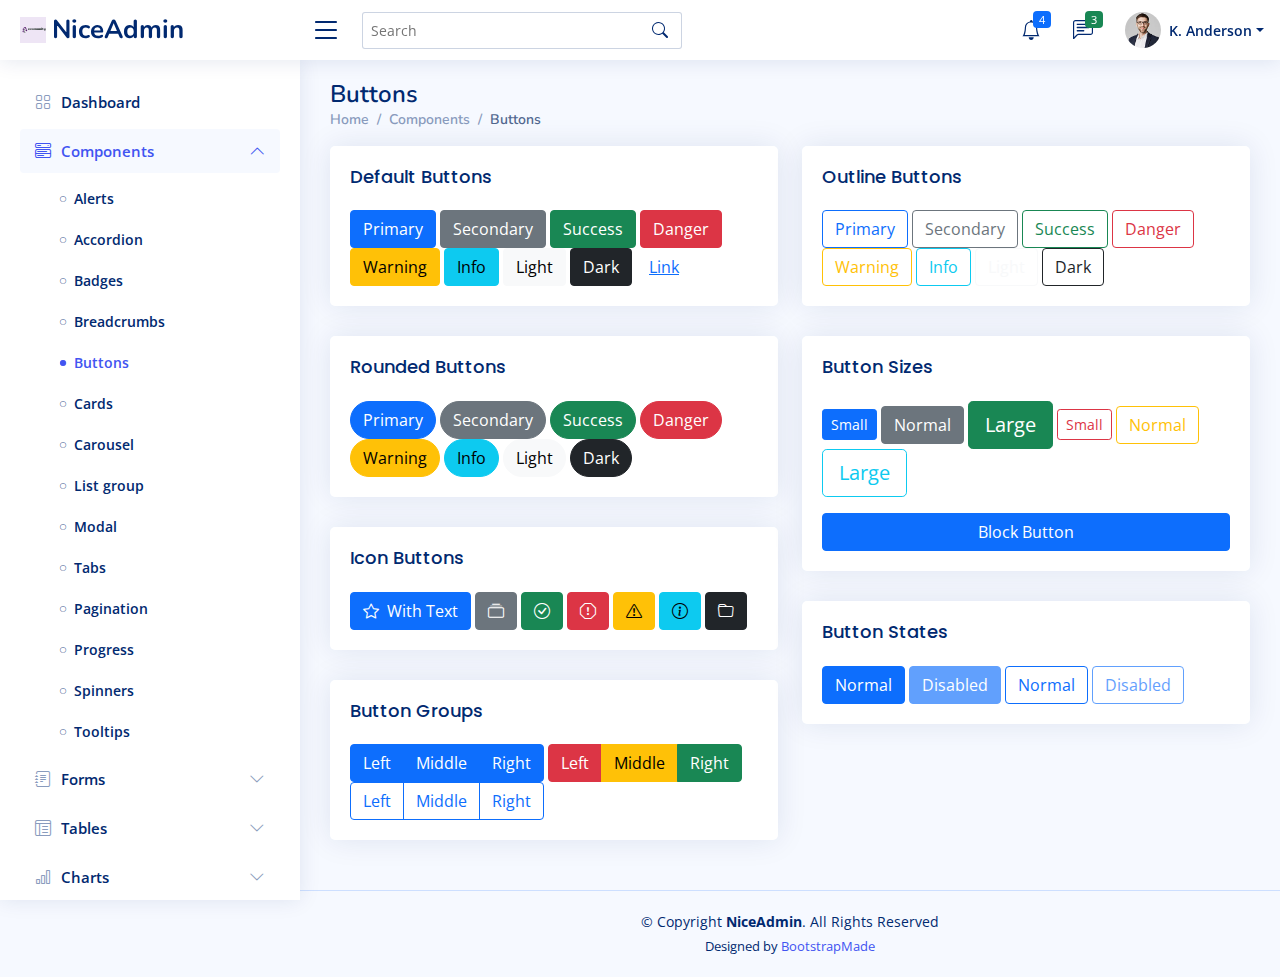
<file: components-buttons.html>
<!DOCTYPE html>
<html lang="en">

<head>
  <meta charset="utf-8">
  <meta content="width=device-width, initial-scale=1.0" name="viewport">

  <title>Components / Buttons - NiceAdmin Bootstrap Template</title>
  <meta content="" name="description">
  <meta content="" name="keywords">

  <!-- Favicons -->
  <link href="assets/img/favicon.png" rel="icon">
  <link href="assets/img/apple-touch-icon.png" rel="apple-touch-icon">

  <!-- Google Fonts -->
  <link href="https://fonts.gstatic.com" rel="preconnect">
  <link href="https://fonts.googleapis.com/css?family=Open+Sans:300,300i,400,400i,600,600i,700,700i|Nunito:300,300i,400,400i,600,600i,700,700i|Poppins:300,300i,400,400i,500,500i,600,600i,700,700i" rel="stylesheet">

  <!-- Vendor CSS Files -->
  <link href="assets/vendor/bootstrap/css/bootstrap.min.css" rel="stylesheet">
  <link href="assets/vendor/bootstrap-icons/bootstrap-icons.css" rel="stylesheet">
  <link href="assets/vendor/boxicons/css/boxicons.min.css" rel="stylesheet">
  <link href="assets/vendor/quill/quill.snow.css" rel="stylesheet">
  <link href="assets/vendor/quill/quill.bubble.css" rel="stylesheet">
  <link href="assets/vendor/remixicon/remixicon.css" rel="stylesheet">
  <link href="assets/vendor/simple-datatables/style.css" rel="stylesheet">

  <!-- Template Main CSS File -->
  <link href="assets/css/style.css" rel="stylesheet">

  <!-- =======================================================
  * Template Name: NiceAdmin - v2.2.2
  * Template URL: https://bootstrapmade.com/nice-admin-bootstrap-admin-html-template/
  * Author: BootstrapMade.com
  * License: https://bootstrapmade.com/license/
  ======================================================== -->
</head>

<body>

  <!-- ======= Header ======= -->
  <header id="header" class="header fixed-top d-flex align-items-center">

    <div class="d-flex align-items-center justify-content-between">
      <a href="index.html" class="logo d-flex align-items-center">
        <img src="assets/img/logo.png" alt="">
        <span class="d-none d-lg-block">NiceAdmin</span>
      </a>
      <i class="bi bi-list toggle-sidebar-btn"></i>
    </div><!-- End Logo -->

    <div class="search-bar">
      <form class="search-form d-flex align-items-center" method="POST" action="#">
        <input type="text" name="query" placeholder="Search" title="Enter search keyword">
        <button type="submit" title="Search"><i class="bi bi-search"></i></button>
      </form>
    </div><!-- End Search Bar -->

    <nav class="header-nav ms-auto">
      <ul class="d-flex align-items-center">

        <li class="nav-item d-block d-lg-none">
          <a class="nav-link nav-icon search-bar-toggle " href="#">
            <i class="bi bi-search"></i>
          </a>
        </li><!-- End Search Icon-->

        <li class="nav-item dropdown">

          <a class="nav-link nav-icon" href="#" data-bs-toggle="dropdown">
            <i class="bi bi-bell"></i>
            <span class="badge bg-primary badge-number">4</span>
          </a><!-- End Notification Icon -->

          <ul class="dropdown-menu dropdown-menu-end dropdown-menu-arrow notifications">
            <li class="dropdown-header">
              You have 4 new notifications
              <a href="#"><span class="badge rounded-pill bg-primary p-2 ms-2">View all</span></a>
            </li>
            <li>
              <hr class="dropdown-divider">
            </li>

            <li class="notification-item">
              <i class="bi bi-exclamation-circle text-warning"></i>
              <div>
                <h4>Lorem Ipsum</h4>
                <p>Quae dolorem earum veritatis oditseno</p>
                <p>30 min. ago</p>
              </div>
            </li>

            <li>
              <hr class="dropdown-divider">
            </li>

            <li class="notification-item">
              <i class="bi bi-x-circle text-danger"></i>
              <div>
                <h4>Atque rerum nesciunt</h4>
                <p>Quae dolorem earum veritatis oditseno</p>
                <p>1 hr. ago</p>
              </div>
            </li>

            <li>
              <hr class="dropdown-divider">
            </li>

            <li class="notification-item">
              <i class="bi bi-check-circle text-success"></i>
              <div>
                <h4>Sit rerum fuga</h4>
                <p>Quae dolorem earum veritatis oditseno</p>
                <p>2 hrs. ago</p>
              </div>
            </li>

            <li>
              <hr class="dropdown-divider">
            </li>

            <li class="notification-item">
              <i class="bi bi-info-circle text-primary"></i>
              <div>
                <h4>Dicta reprehenderit</h4>
                <p>Quae dolorem earum veritatis oditseno</p>
                <p>4 hrs. ago</p>
              </div>
            </li>

            <li>
              <hr class="dropdown-divider">
            </li>
            <li class="dropdown-footer">
              <a href="#">Show all notifications</a>
            </li>

          </ul><!-- End Notification Dropdown Items -->

        </li><!-- End Notification Nav -->

        <li class="nav-item dropdown">

          <a class="nav-link nav-icon" href="#" data-bs-toggle="dropdown">
            <i class="bi bi-chat-left-text"></i>
            <span class="badge bg-success badge-number">3</span>
          </a><!-- End Messages Icon -->

          <ul class="dropdown-menu dropdown-menu-end dropdown-menu-arrow messages">
            <li class="dropdown-header">
              You have 3 new messages
              <a href="#"><span class="badge rounded-pill bg-primary p-2 ms-2">View all</span></a>
            </li>
            <li>
              <hr class="dropdown-divider">
            </li>

            <li class="message-item">
              <a href="#">
                <img src="assets/img/messages-1.jpg" alt="" class="rounded-circle">
                <div>
                  <h4>Maria Hudson</h4>
                  <p>Velit asperiores et ducimus soluta repudiandae labore officia est ut...</p>
                  <p>4 hrs. ago</p>
                </div>
              </a>
            </li>
            <li>
              <hr class="dropdown-divider">
            </li>

            <li class="message-item">
              <a href="#">
                <img src="assets/img/messages-2.jpg" alt="" class="rounded-circle">
                <div>
                  <h4>Anna Nelson</h4>
                  <p>Velit asperiores et ducimus soluta repudiandae labore officia est ut...</p>
                  <p>6 hrs. ago</p>
                </div>
              </a>
            </li>
            <li>
              <hr class="dropdown-divider">
            </li>

            <li class="message-item">
              <a href="#">
                <img src="assets/img/messages-3.jpg" alt="" class="rounded-circle">
                <div>
                  <h4>David Muldon</h4>
                  <p>Velit asperiores et ducimus soluta repudiandae labore officia est ut...</p>
                  <p>8 hrs. ago</p>
                </div>
              </a>
            </li>
            <li>
              <hr class="dropdown-divider">
            </li>

            <li class="dropdown-footer">
              <a href="#">Show all messages</a>
            </li>

          </ul><!-- End Messages Dropdown Items -->

        </li><!-- End Messages Nav -->

        <li class="nav-item dropdown pe-3">

          <a class="nav-link nav-profile d-flex align-items-center pe-0" href="#" data-bs-toggle="dropdown">
            <img src="assets/img/profile-img.jpg" alt="Profile" class="rounded-circle">
            <span class="d-none d-md-block dropdown-toggle ps-2">K. Anderson</span>
          </a><!-- End Profile Iamge Icon -->

          <ul class="dropdown-menu dropdown-menu-end dropdown-menu-arrow profile">
            <li class="dropdown-header">
              <h6>Kevin Anderson</h6>
              <span>Web Designer</span>
            </li>
            <li>
              <hr class="dropdown-divider">
            </li>

            <li>
              <a class="dropdown-item d-flex align-items-center" href="users-profile.html">
                <i class="bi bi-person"></i>
                <span>My Profile</span>
              </a>
            </li>
            <li>
              <hr class="dropdown-divider">
            </li>

            <li>
              <a class="dropdown-item d-flex align-items-center" href="users-profile.html">
                <i class="bi bi-gear"></i>
                <span>Account Settings</span>
              </a>
            </li>
            <li>
              <hr class="dropdown-divider">
            </li>

            <li>
              <a class="dropdown-item d-flex align-items-center" href="pages-faq.html">
                <i class="bi bi-question-circle"></i>
                <span>Need Help?</span>
              </a>
            </li>
            <li>
              <hr class="dropdown-divider">
            </li>

            <li>
              <a class="dropdown-item d-flex align-items-center" href="#">
                <i class="bi bi-box-arrow-right"></i>
                <span>Sign Out</span>
              </a>
            </li>

          </ul><!-- End Profile Dropdown Items -->
        </li><!-- End Profile Nav -->

      </ul>
    </nav><!-- End Icons Navigation -->

  </header><!-- End Header -->

  <!-- ======= Sidebar ======= -->
  <aside id="sidebar" class="sidebar">

    <ul class="sidebar-nav" id="sidebar-nav">

      <li class="nav-item">
        <a class="nav-link collapsed" href="index.html">
          <i class="bi bi-grid"></i>
          <span>Dashboard</span>
        </a>
      </li><!-- End Dashboard Nav -->

      <li class="nav-item">
        <a class="nav-link " data-bs-target="#components-nav" data-bs-toggle="collapse" href="#">
          <i class="bi bi-menu-button-wide"></i><span>Components</span><i class="bi bi-chevron-down ms-auto"></i>
        </a>
        <ul id="components-nav" class="nav-content collapse show" data-bs-parent="#sidebar-nav">
          <li>
            <a href="components-alerts.html">
              <i class="bi bi-circle"></i><span>Alerts</span>
            </a>
          </li>
          <li>
            <a href="components-accordion.html">
              <i class="bi bi-circle"></i><span>Accordion</span>
            </a>
          </li>
          <li>
            <a href="components-badges.html">
              <i class="bi bi-circle"></i><span>Badges</span>
            </a>
          </li>
          <li>
            <a href="components-breadcrumbs.html">
              <i class="bi bi-circle"></i><span>Breadcrumbs</span>
            </a>
          </li>
          <li>
            <a href="components-buttons.html" class="active">
              <i class="bi bi-circle"></i><span>Buttons</span>
            </a>
          </li>
          <li>
            <a href="components-cards.html">
              <i class="bi bi-circle"></i><span>Cards</span>
            </a>
          </li>
          <li>
            <a href="components-carousel.html">
              <i class="bi bi-circle"></i><span>Carousel</span>
            </a>
          </li>
          <li>
            <a href="components-list-group.html">
              <i class="bi bi-circle"></i><span>List group</span>
            </a>
          </li>
          <li>
            <a href="components-modal.html">
              <i class="bi bi-circle"></i><span>Modal</span>
            </a>
          </li>
          <li>
            <a href="components-tabs.html">
              <i class="bi bi-circle"></i><span>Tabs</span>
            </a>
          </li>
          <li>
            <a href="components-pagination.html">
              <i class="bi bi-circle"></i><span>Pagination</span>
            </a>
          </li>
          <li>
            <a href="components-progress.html">
              <i class="bi bi-circle"></i><span>Progress</span>
            </a>
          </li>
          <li>
            <a href="components-spinners.html">
              <i class="bi bi-circle"></i><span>Spinners</span>
            </a>
          </li>
          <li>
            <a href="components-tooltips.html">
              <i class="bi bi-circle"></i><span>Tooltips</span>
            </a>
          </li>
        </ul>
      </li><!-- End Components Nav -->

      <li class="nav-item">
        <a class="nav-link collapsed" data-bs-target="#forms-nav" data-bs-toggle="collapse" href="#">
          <i class="bi bi-journal-text"></i><span>Forms</span><i class="bi bi-chevron-down ms-auto"></i>
        </a>
        <ul id="forms-nav" class="nav-content collapse " data-bs-parent="#sidebar-nav">
          <li>
            <a href="forms-elements.html">
              <i class="bi bi-circle"></i><span>Form Elements</span>
            </a>
          </li>
          <li>
            <a href="forms-layouts.html">
              <i class="bi bi-circle"></i><span>Form Layouts</span>
            </a>
          </li>
          <li>
            <a href="forms-editors.html">
              <i class="bi bi-circle"></i><span>Form Editors</span>
            </a>
          </li>
          <li>
            <a href="forms-validation.html">
              <i class="bi bi-circle"></i><span>Form Validation</span>
            </a>
          </li>
        </ul>
      </li><!-- End Forms Nav -->

      <li class="nav-item">
        <a class="nav-link collapsed" data-bs-target="#tables-nav" data-bs-toggle="collapse" href="#">
          <i class="bi bi-layout-text-window-reverse"></i><span>Tables</span><i class="bi bi-chevron-down ms-auto"></i>
        </a>
        <ul id="tables-nav" class="nav-content collapse " data-bs-parent="#sidebar-nav">
          <li>
            <a href="tables-general.html">
              <i class="bi bi-circle"></i><span>General Tables</span>
            </a>
          </li>
          <li>
            <a href="tables-data.html">
              <i class="bi bi-circle"></i><span>Data Tables</span>
            </a>
          </li>
        </ul>
      </li><!-- End Tables Nav -->

      <li class="nav-item">
        <a class="nav-link collapsed" data-bs-target="#charts-nav" data-bs-toggle="collapse" href="#">
          <i class="bi bi-bar-chart"></i><span>Charts</span><i class="bi bi-chevron-down ms-auto"></i>
        </a>
        <ul id="charts-nav" class="nav-content collapse " data-bs-parent="#sidebar-nav">
          <li>
            <a href="charts-chartjs.html">
              <i class="bi bi-circle"></i><span>Chart.js</span>
            </a>
          </li>
          <li>
            <a href="charts-apexcharts.html">
              <i class="bi bi-circle"></i><span>ApexCharts</span>
            </a>
          </li>
          <li>
            <a href="charts-echarts.html">
              <i class="bi bi-circle"></i><span>ECharts</span>
            </a>
          </li>
        </ul>
      </li><!-- End Charts Nav -->

      <li class="nav-item">
        <a class="nav-link collapsed" data-bs-target="#icons-nav" data-bs-toggle="collapse" href="#">
          <i class="bi bi-gem"></i><span>Icons</span><i class="bi bi-chevron-down ms-auto"></i>
        </a>
        <ul id="icons-nav" class="nav-content collapse " data-bs-parent="#sidebar-nav">
          <li>
            <a href="icons-bootstrap.html">
              <i class="bi bi-circle"></i><span>Bootstrap Icons</span>
            </a>
          </li>
          <li>
            <a href="icons-remix.html">
              <i class="bi bi-circle"></i><span>Remix Icons</span>
            </a>
          </li>
          <li>
            <a href="icons-boxicons.html">
              <i class="bi bi-circle"></i><span>Boxicons</span>
            </a>
          </li>
        </ul>
      </li><!-- End Icons Nav -->

      <li class="nav-heading">Pages</li>

      <li class="nav-item">
        <a class="nav-link collapsed" href="users-profile.html">
          <i class="bi bi-person"></i>
          <span>Profile</span>
        </a>
      </li><!-- End Profile Page Nav -->

      <li class="nav-item">
        <a class="nav-link collapsed" href="pages-faq.html">
          <i class="bi bi-question-circle"></i>
          <span>F.A.Q</span>
        </a>
      </li><!-- End F.A.Q Page Nav -->

      <li class="nav-item">
        <a class="nav-link collapsed" href="pages-contact.html">
          <i class="bi bi-envelope"></i>
          <span>Contact</span>
        </a>
      </li><!-- End Contact Page Nav -->

      <li class="nav-item">
        <a class="nav-link collapsed" href="pages-register.html">
          <i class="bi bi-card-list"></i>
          <span>Register</span>
        </a>
      </li><!-- End Register Page Nav -->

      <li class="nav-item">
        <a class="nav-link collapsed" href="pages-login.html">
          <i class="bi bi-box-arrow-in-right"></i>
          <span>Login</span>
        </a>
      </li><!-- End Login Page Nav -->

      <li class="nav-item">
        <a class="nav-link collapsed" href="pages-error-404.html">
          <i class="bi bi-dash-circle"></i>
          <span>Error 404</span>
        </a>
      </li><!-- End Error 404 Page Nav -->

      <li class="nav-item">
        <a class="nav-link collapsed" href="pages-blank.html">
          <i class="bi bi-file-earmark"></i>
          <span>Blank</span>
        </a>
      </li><!-- End Blank Page Nav -->

    </ul>

  </aside><!-- End Sidebar-->

  <main id="main" class="main">

    <div class="pagetitle">
      <h1>Buttons</h1>
      <nav>
        <ol class="breadcrumb">
          <li class="breadcrumb-item"><a href="index.html">Home</a></li>
          <li class="breadcrumb-item">Components</li>
          <li class="breadcrumb-item active">Buttons</li>
        </ol>
      </nav>
    </div><!-- End Page Title -->

    <section class="section">
      <div class="row">
        <div class="col-lg-6">

          <div class="card">
            <div class="card-body">
              <h5 class="card-title">Default Buttons</h5>

              <button type="button" class="btn btn-primary">Primary</button>
              <button type="button" class="btn btn-secondary">Secondary</button>
              <button type="button" class="btn btn-success">Success</button>
              <button type="button" class="btn btn-danger">Danger</button>
              <button type="button" class="btn btn-warning">Warning</button>
              <button type="button" class="btn btn-info">Info</button>
              <button type="button" class="btn btn-light">Light</button>
              <button type="button" class="btn btn-dark">Dark</button>
              <button type="button" class="btn btn-link">Link</button>
            </div>
          </div>

          <div class="card">
            <div class="card-body">
              <h5 class="card-title">Rounded Buttons</h5>

              <button type="button" class="btn btn-primary rounded-pill">Primary</button>
              <button type="button" class="btn btn-secondary rounded-pill">Secondary</button>
              <button type="button" class="btn btn-success rounded-pill">Success</button>
              <button type="button" class="btn btn-danger rounded-pill">Danger</button>
              <button type="button" class="btn btn-warning rounded-pill">Warning</button>
              <button type="button" class="btn btn-info rounded-pill">Info</button>
              <button type="button" class="btn btn-light rounded-pill">Light</button>
              <button type="button" class="btn btn-dark rounded-pill">Dark</button>
            </div>
          </div>

          <div class="card">
            <div class="card-body">
              <h5 class="card-title">Icon Buttons</h5>

              <button type="button" class="btn btn-primary"><i class="bi bi-star me-1"></i> With Text</button>
              <button type="button" class="btn btn-secondary"><i class="bi bi-collection"></i></button>
              <button type="button" class="btn btn-success"><i class="bi bi-check-circle"></i></button>
              <button type="button" class="btn btn-danger"><i class="bi bi-exclamation-octagon"></i></button>
              <button type="button" class="btn btn-warning"><i class="bi bi-exclamation-triangle"></i></button>
              <button type="button" class="btn btn-info"><i class="bi bi-info-circle"></i></button>
              <button type="button" class="btn btn-dark"><i class="bi bi-folder"></i></button>
            </div>
          </div>

          <div class="card">
            <div class="card-body">
              <h5 class="card-title">Button Groups</h5>

              <div class="btn-group" role="group" aria-label="Basic example">
                <button type="button" class="btn btn-primary">Left</button>
                <button type="button" class="btn btn-primary">Middle</button>
                <button type="button" class="btn btn-primary">Right</button>
              </div>

              <div class="btn-group" role="group" aria-label="Basic mixed styles example">
                <button type="button" class="btn btn-danger">Left</button>
                <button type="button" class="btn btn-warning">Middle</button>
                <button type="button" class="btn btn-success">Right</button>
              </div>

              <div class="btn-group" role="group" aria-label="Basic outlined example">
                <button type="button" class="btn btn-outline-primary">Left</button>
                <button type="button" class="btn btn-outline-primary">Middle</button>
                <button type="button" class="btn btn-outline-primary">Right</button>
              </div>

            </div>
          </div>

        </div>

        <div class="col-lg-6">

          <div class="card">
            <div class="card-body">
              <h5 class="card-title">Outline Buttons</h5>

              <button type="button" class="btn btn-outline-primary">Primary</button>
              <button type="button" class="btn btn-outline-secondary">Secondary</button>
              <button type="button" class="btn btn-outline-success">Success</button>
              <button type="button" class="btn btn-outline-danger">Danger</button>
              <button type="button" class="btn btn-outline-warning">Warning</button>
              <button type="button" class="btn btn-outline-info">Info</button>
              <button type="button" class="btn btn-outline-light">Light</button>
              <button type="button" class="btn btn-outline-dark">Dark</button>
            </div>
          </div>

          <div class="card">
            <div class="card-body">
              <h5 class="card-title">Button Sizes</h5>

              <button type="button" class="btn btn-primary btn-sm">Small</button>
              <button type="button" class="btn btn-secondary">Normal</button>
              <button type="button" class="btn btn-success btn-lg">Large</button>

              <button type="button" class="btn btn-outline-danger btn-sm">Small</button>
              <button type="button" class="btn btn-outline-warning">Normal</button>
              <button type="button" class="btn btn-outline-info btn-lg">Large</button>

              <div class="d-grid gap-2 mt-3">
                <button class="btn btn-primary" type="button">Block Button</button>
              </div>

            </div>
          </div>

          <div class="card">
            <div class="card-body">
              <h5 class="card-title">Button States</h5>

              <button type="button" class="btn btn-primary">Normal</button>
              <button type="button" class="btn btn-primary" disabled>Disabled</button>
              <button type="button" class="btn btn-outline-primary">Normal</button>
              <button type="button" class="btn btn-outline-primary" disabled>Disabled</button>
            </div>
          </div>

        </div>
      </div>
    </section>

  </main><!-- End #main -->

  <!-- ======= Footer ======= -->
  <footer id="footer" class="footer">
    <div class="copyright">
      &copy; Copyright <strong><span>NiceAdmin</span></strong>. All Rights Reserved
    </div>
    <div class="credits">
      <!-- All the links in the footer should remain intact. -->
      <!-- You can delete the links only if you purchased the pro version. -->
      <!-- Licensing information: https://bootstrapmade.com/license/ -->
      <!-- Purchase the pro version with working PHP/AJAX contact form: https://bootstrapmade.com/nice-admin-bootstrap-admin-html-template/ -->
      Designed by <a href="https://bootstrapmade.com/">BootstrapMade</a>
    </div>
  </footer><!-- End Footer -->

  <a href="#" class="back-to-top d-flex align-items-center justify-content-center"><i class="bi bi-arrow-up-short"></i></a>

  <!-- Vendor JS Files -->
  <script src="assets/vendor/apexcharts/apexcharts.min.js"></script>
  <script src="assets/vendor/bootstrap/js/bootstrap.bundle.min.js"></script>
  <script src="assets/vendor/chart.js/chart.min.js"></script>
  <script src="assets/vendor/echarts/echarts.min.js"></script>
  <script src="assets/vendor/quill/quill.min.js"></script>
  <script src="assets/vendor/simple-datatables/simple-datatables.js"></script>
  <script src="assets/vendor/tinymce/tinymce.min.js"></script>
  <script src="assets/vendor/php-email-form/validate.js"></script>

  <!-- Template Main JS File -->
  <script src="assets/js/main.js"></script>

</body>

</html>
</file>
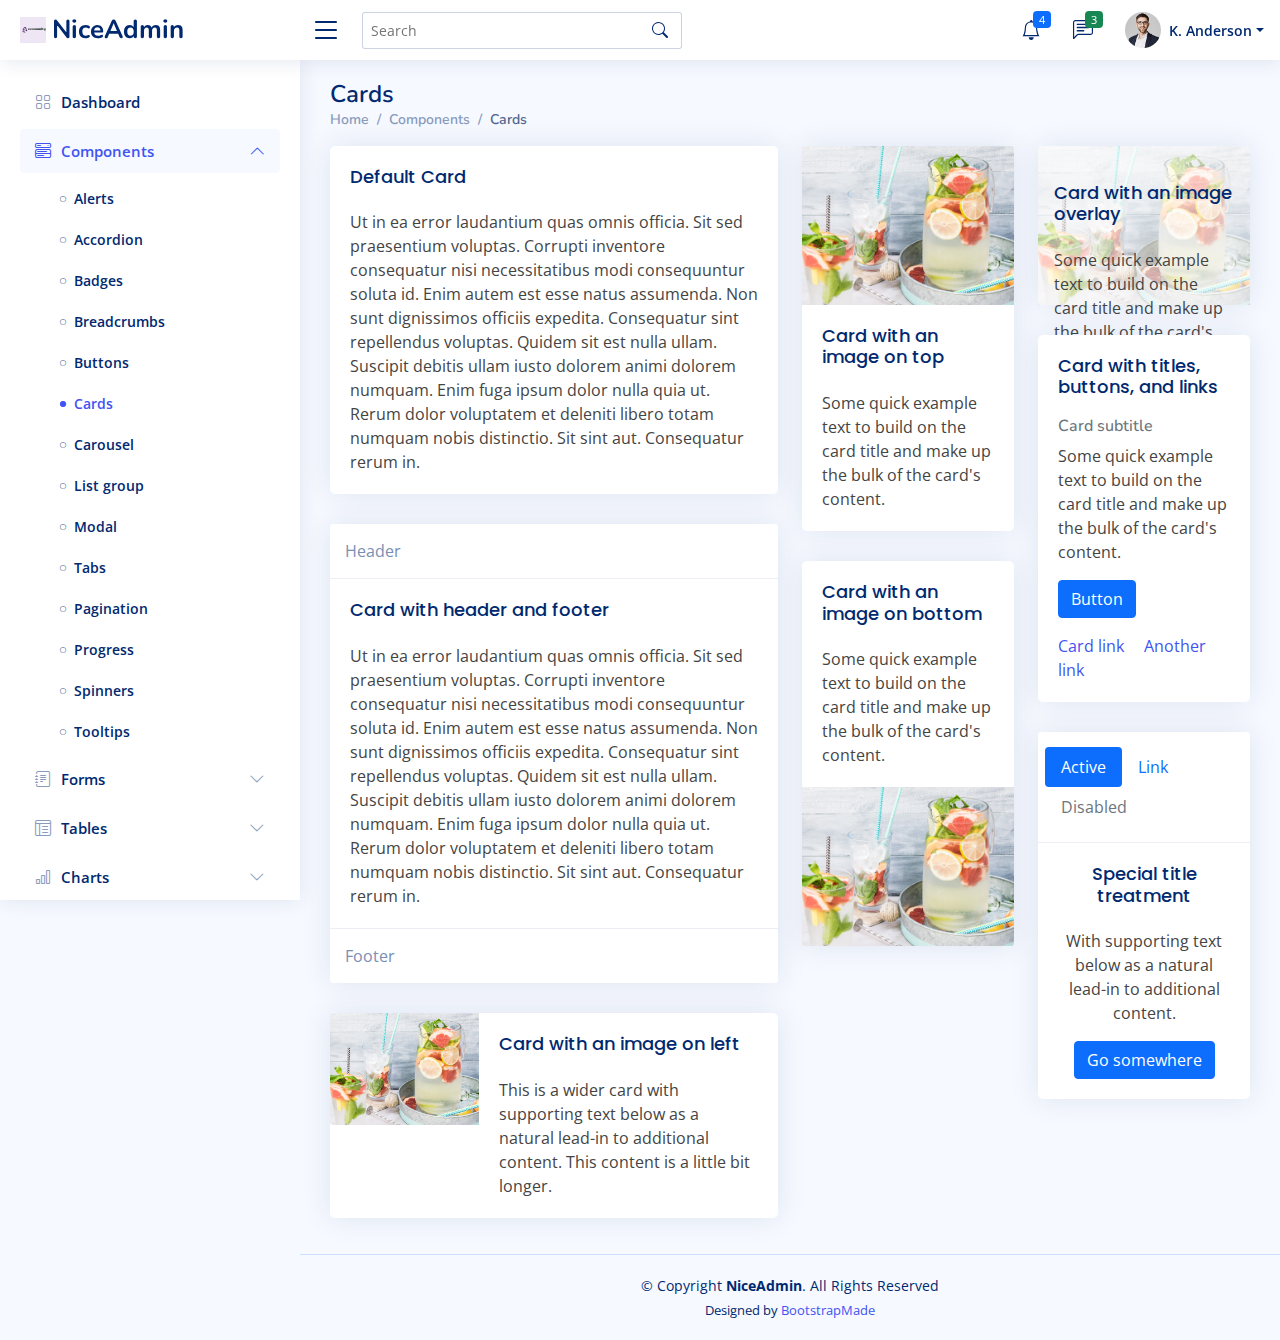
<file: components-cards.html>
<!DOCTYPE html>
<html lang="en">

<head>
  <meta charset="utf-8">
  <meta content="width=device-width, initial-scale=1.0" name="viewport">

  <title>Components / Cards - NiceAdmin Bootstrap Template</title>
  <meta content="" name="description">
  <meta content="" name="keywords">

  <!-- Favicons -->
  <link href="assets/img/favicon.png" rel="icon">
  <link href="assets/img/apple-touch-icon.png" rel="apple-touch-icon">

  <!-- Google Fonts -->
  <link href="https://fonts.gstatic.com" rel="preconnect">
  <link href="https://fonts.googleapis.com/css?family=Open+Sans:300,300i,400,400i,600,600i,700,700i|Nunito:300,300i,400,400i,600,600i,700,700i|Poppins:300,300i,400,400i,500,500i,600,600i,700,700i" rel="stylesheet">

  <!-- Vendor CSS Files -->
  <link href="assets/vendor/bootstrap/css/bootstrap.min.css" rel="stylesheet">
  <link href="assets/vendor/bootstrap-icons/bootstrap-icons.css" rel="stylesheet">
  <link href="assets/vendor/boxicons/css/boxicons.min.css" rel="stylesheet">
  <link href="assets/vendor/quill/quill.snow.css" rel="stylesheet">
  <link href="assets/vendor/quill/quill.bubble.css" rel="stylesheet">
  <link href="assets/vendor/remixicon/remixicon.css" rel="stylesheet">
  <link href="assets/vendor/simple-datatables/style.css" rel="stylesheet">

  <!-- Template Main CSS File -->
  <link href="assets/css/style.css" rel="stylesheet">

  <!-- =======================================================
  * Template Name: NiceAdmin - v2.2.2
  * Template URL: https://bootstrapmade.com/nice-admin-bootstrap-admin-html-template/
  * Author: BootstrapMade.com
  * License: https://bootstrapmade.com/license/
  ======================================================== -->
</head>

<body>

  <!-- ======= Header ======= -->
  <header id="header" class="header fixed-top d-flex align-items-center">

    <div class="d-flex align-items-center justify-content-between">
      <a href="index.html" class="logo d-flex align-items-center">
        <img src="assets/img/logo.png" alt="">
        <span class="d-none d-lg-block">NiceAdmin</span>
      </a>
      <i class="bi bi-list toggle-sidebar-btn"></i>
    </div><!-- End Logo -->

    <div class="search-bar">
      <form class="search-form d-flex align-items-center" method="POST" action="#">
        <input type="text" name="query" placeholder="Search" title="Enter search keyword">
        <button type="submit" title="Search"><i class="bi bi-search"></i></button>
      </form>
    </div><!-- End Search Bar -->

    <nav class="header-nav ms-auto">
      <ul class="d-flex align-items-center">

        <li class="nav-item d-block d-lg-none">
          <a class="nav-link nav-icon search-bar-toggle " href="#">
            <i class="bi bi-search"></i>
          </a>
        </li><!-- End Search Icon-->

        <li class="nav-item dropdown">

          <a class="nav-link nav-icon" href="#" data-bs-toggle="dropdown">
            <i class="bi bi-bell"></i>
            <span class="badge bg-primary badge-number">4</span>
          </a><!-- End Notification Icon -->

          <ul class="dropdown-menu dropdown-menu-end dropdown-menu-arrow notifications">
            <li class="dropdown-header">
              You have 4 new notifications
              <a href="#"><span class="badge rounded-pill bg-primary p-2 ms-2">View all</span></a>
            </li>
            <li>
              <hr class="dropdown-divider">
            </li>

            <li class="notification-item">
              <i class="bi bi-exclamation-circle text-warning"></i>
              <div>
                <h4>Lorem Ipsum</h4>
                <p>Quae dolorem earum veritatis oditseno</p>
                <p>30 min. ago</p>
              </div>
            </li>

            <li>
              <hr class="dropdown-divider">
            </li>

            <li class="notification-item">
              <i class="bi bi-x-circle text-danger"></i>
              <div>
                <h4>Atque rerum nesciunt</h4>
                <p>Quae dolorem earum veritatis oditseno</p>
                <p>1 hr. ago</p>
              </div>
            </li>

            <li>
              <hr class="dropdown-divider">
            </li>

            <li class="notification-item">
              <i class="bi bi-check-circle text-success"></i>
              <div>
                <h4>Sit rerum fuga</h4>
                <p>Quae dolorem earum veritatis oditseno</p>
                <p>2 hrs. ago</p>
              </div>
            </li>

            <li>
              <hr class="dropdown-divider">
            </li>

            <li class="notification-item">
              <i class="bi bi-info-circle text-primary"></i>
              <div>
                <h4>Dicta reprehenderit</h4>
                <p>Quae dolorem earum veritatis oditseno</p>
                <p>4 hrs. ago</p>
              </div>
            </li>

            <li>
              <hr class="dropdown-divider">
            </li>
            <li class="dropdown-footer">
              <a href="#">Show all notifications</a>
            </li>

          </ul><!-- End Notification Dropdown Items -->

        </li><!-- End Notification Nav -->

        <li class="nav-item dropdown">

          <a class="nav-link nav-icon" href="#" data-bs-toggle="dropdown">
            <i class="bi bi-chat-left-text"></i>
            <span class="badge bg-success badge-number">3</span>
          </a><!-- End Messages Icon -->

          <ul class="dropdown-menu dropdown-menu-end dropdown-menu-arrow messages">
            <li class="dropdown-header">
              You have 3 new messages
              <a href="#"><span class="badge rounded-pill bg-primary p-2 ms-2">View all</span></a>
            </li>
            <li>
              <hr class="dropdown-divider">
            </li>

            <li class="message-item">
              <a href="#">
                <img src="assets/img/messages-1.jpg" alt="" class="rounded-circle">
                <div>
                  <h4>Maria Hudson</h4>
                  <p>Velit asperiores et ducimus soluta repudiandae labore officia est ut...</p>
                  <p>4 hrs. ago</p>
                </div>
              </a>
            </li>
            <li>
              <hr class="dropdown-divider">
            </li>

            <li class="message-item">
              <a href="#">
                <img src="assets/img/messages-2.jpg" alt="" class="rounded-circle">
                <div>
                  <h4>Anna Nelson</h4>
                  <p>Velit asperiores et ducimus soluta repudiandae labore officia est ut...</p>
                  <p>6 hrs. ago</p>
                </div>
              </a>
            </li>
            <li>
              <hr class="dropdown-divider">
            </li>

            <li class="message-item">
              <a href="#">
                <img src="assets/img/messages-3.jpg" alt="" class="rounded-circle">
                <div>
                  <h4>David Muldon</h4>
                  <p>Velit asperiores et ducimus soluta repudiandae labore officia est ut...</p>
                  <p>8 hrs. ago</p>
                </div>
              </a>
            </li>
            <li>
              <hr class="dropdown-divider">
            </li>

            <li class="dropdown-footer">
              <a href="#">Show all messages</a>
            </li>

          </ul><!-- End Messages Dropdown Items -->

        </li><!-- End Messages Nav -->

        <li class="nav-item dropdown pe-3">

          <a class="nav-link nav-profile d-flex align-items-center pe-0" href="#" data-bs-toggle="dropdown">
            <img src="assets/img/profile-img.jpg" alt="Profile" class="rounded-circle">
            <span class="d-none d-md-block dropdown-toggle ps-2">K. Anderson</span>
          </a><!-- End Profile Iamge Icon -->

          <ul class="dropdown-menu dropdown-menu-end dropdown-menu-arrow profile">
            <li class="dropdown-header">
              <h6>Kevin Anderson</h6>
              <span>Web Designer</span>
            </li>
            <li>
              <hr class="dropdown-divider">
            </li>

            <li>
              <a class="dropdown-item d-flex align-items-center" href="users-profile.html">
                <i class="bi bi-person"></i>
                <span>My Profile</span>
              </a>
            </li>
            <li>
              <hr class="dropdown-divider">
            </li>

            <li>
              <a class="dropdown-item d-flex align-items-center" href="users-profile.html">
                <i class="bi bi-gear"></i>
                <span>Account Settings</span>
              </a>
            </li>
            <li>
              <hr class="dropdown-divider">
            </li>

            <li>
              <a class="dropdown-item d-flex align-items-center" href="pages-faq.html">
                <i class="bi bi-question-circle"></i>
                <span>Need Help?</span>
              </a>
            </li>
            <li>
              <hr class="dropdown-divider">
            </li>

            <li>
              <a class="dropdown-item d-flex align-items-center" href="#">
                <i class="bi bi-box-arrow-right"></i>
                <span>Sign Out</span>
              </a>
            </li>

          </ul><!-- End Profile Dropdown Items -->
        </li><!-- End Profile Nav -->

      </ul>
    </nav><!-- End Icons Navigation -->

  </header><!-- End Header -->

  <!-- ======= Sidebar ======= -->
  <aside id="sidebar" class="sidebar">

    <ul class="sidebar-nav" id="sidebar-nav">

      <li class="nav-item">
        <a class="nav-link collapsed" href="index.html">
          <i class="bi bi-grid"></i>
          <span>Dashboard</span>
        </a>
      </li><!-- End Dashboard Nav -->

      <li class="nav-item">
        <a class="nav-link " data-bs-target="#components-nav" data-bs-toggle="collapse" href="#">
          <i class="bi bi-menu-button-wide"></i><span>Components</span><i class="bi bi-chevron-down ms-auto"></i>
        </a>
        <ul id="components-nav" class="nav-content collapse show" data-bs-parent="#sidebar-nav">
          <li>
            <a href="components-alerts.html">
              <i class="bi bi-circle"></i><span>Alerts</span>
            </a>
          </li>
          <li>
            <a href="components-accordion.html">
              <i class="bi bi-circle"></i><span>Accordion</span>
            </a>
          </li>
          <li>
            <a href="components-badges.html">
              <i class="bi bi-circle"></i><span>Badges</span>
            </a>
          </li>
          <li>
            <a href="components-breadcrumbs.html">
              <i class="bi bi-circle"></i><span>Breadcrumbs</span>
            </a>
          </li>
          <li>
            <a href="components-buttons.html">
              <i class="bi bi-circle"></i><span>Buttons</span>
            </a>
          </li>
          <li>
            <a href="components-cards.html" class="active">
              <i class="bi bi-circle"></i><span>Cards</span>
            </a>
          </li>
          <li>
            <a href="components-carousel.html">
              <i class="bi bi-circle"></i><span>Carousel</span>
            </a>
          </li>
          <li>
            <a href="components-list-group.html">
              <i class="bi bi-circle"></i><span>List group</span>
            </a>
          </li>
          <li>
            <a href="components-modal.html">
              <i class="bi bi-circle"></i><span>Modal</span>
            </a>
          </li>
          <li>
            <a href="components-tabs.html">
              <i class="bi bi-circle"></i><span>Tabs</span>
            </a>
          </li>
          <li>
            <a href="components-pagination.html">
              <i class="bi bi-circle"></i><span>Pagination</span>
            </a>
          </li>
          <li>
            <a href="components-progress.html">
              <i class="bi bi-circle"></i><span>Progress</span>
            </a>
          </li>
          <li>
            <a href="components-spinners.html">
              <i class="bi bi-circle"></i><span>Spinners</span>
            </a>
          </li>
          <li>
            <a href="components-tooltips.html">
              <i class="bi bi-circle"></i><span>Tooltips</span>
            </a>
          </li>
        </ul>
      </li><!-- End Components Nav -->

      <li class="nav-item">
        <a class="nav-link collapsed" data-bs-target="#forms-nav" data-bs-toggle="collapse" href="#">
          <i class="bi bi-journal-text"></i><span>Forms</span><i class="bi bi-chevron-down ms-auto"></i>
        </a>
        <ul id="forms-nav" class="nav-content collapse " data-bs-parent="#sidebar-nav">
          <li>
            <a href="forms-elements.html">
              <i class="bi bi-circle"></i><span>Form Elements</span>
            </a>
          </li>
          <li>
            <a href="forms-layouts.html">
              <i class="bi bi-circle"></i><span>Form Layouts</span>
            </a>
          </li>
          <li>
            <a href="forms-editors.html">
              <i class="bi bi-circle"></i><span>Form Editors</span>
            </a>
          </li>
          <li>
            <a href="forms-validation.html">
              <i class="bi bi-circle"></i><span>Form Validation</span>
            </a>
          </li>
        </ul>
      </li><!-- End Forms Nav -->

      <li class="nav-item">
        <a class="nav-link collapsed" data-bs-target="#tables-nav" data-bs-toggle="collapse" href="#">
          <i class="bi bi-layout-text-window-reverse"></i><span>Tables</span><i class="bi bi-chevron-down ms-auto"></i>
        </a>
        <ul id="tables-nav" class="nav-content collapse " data-bs-parent="#sidebar-nav">
          <li>
            <a href="tables-general.html">
              <i class="bi bi-circle"></i><span>General Tables</span>
            </a>
          </li>
          <li>
            <a href="tables-data.html">
              <i class="bi bi-circle"></i><span>Data Tables</span>
            </a>
          </li>
        </ul>
      </li><!-- End Tables Nav -->

      <li class="nav-item">
        <a class="nav-link collapsed" data-bs-target="#charts-nav" data-bs-toggle="collapse" href="#">
          <i class="bi bi-bar-chart"></i><span>Charts</span><i class="bi bi-chevron-down ms-auto"></i>
        </a>
        <ul id="charts-nav" class="nav-content collapse " data-bs-parent="#sidebar-nav">
          <li>
            <a href="charts-chartjs.html">
              <i class="bi bi-circle"></i><span>Chart.js</span>
            </a>
          </li>
          <li>
            <a href="charts-apexcharts.html">
              <i class="bi bi-circle"></i><span>ApexCharts</span>
            </a>
          </li>
          <li>
            <a href="charts-echarts.html">
              <i class="bi bi-circle"></i><span>ECharts</span>
            </a>
          </li>
        </ul>
      </li><!-- End Charts Nav -->

      <li class="nav-item">
        <a class="nav-link collapsed" data-bs-target="#icons-nav" data-bs-toggle="collapse" href="#">
          <i class="bi bi-gem"></i><span>Icons</span><i class="bi bi-chevron-down ms-auto"></i>
        </a>
        <ul id="icons-nav" class="nav-content collapse " data-bs-parent="#sidebar-nav">
          <li>
            <a href="icons-bootstrap.html">
              <i class="bi bi-circle"></i><span>Bootstrap Icons</span>
            </a>
          </li>
          <li>
            <a href="icons-remix.html">
              <i class="bi bi-circle"></i><span>Remix Icons</span>
            </a>
          </li>
          <li>
            <a href="icons-boxicons.html">
              <i class="bi bi-circle"></i><span>Boxicons</span>
            </a>
          </li>
        </ul>
      </li><!-- End Icons Nav -->

      <li class="nav-heading">Pages</li>

      <li class="nav-item">
        <a class="nav-link collapsed" href="users-profile.html">
          <i class="bi bi-person"></i>
          <span>Profile</span>
        </a>
      </li><!-- End Profile Page Nav -->

      <li class="nav-item">
        <a class="nav-link collapsed" href="pages-faq.html">
          <i class="bi bi-question-circle"></i>
          <span>F.A.Q</span>
        </a>
      </li><!-- End F.A.Q Page Nav -->

      <li class="nav-item">
        <a class="nav-link collapsed" href="pages-contact.html">
          <i class="bi bi-envelope"></i>
          <span>Contact</span>
        </a>
      </li><!-- End Contact Page Nav -->

      <li class="nav-item">
        <a class="nav-link collapsed" href="pages-register.html">
          <i class="bi bi-card-list"></i>
          <span>Register</span>
        </a>
      </li><!-- End Register Page Nav -->

      <li class="nav-item">
        <a class="nav-link collapsed" href="pages-login.html">
          <i class="bi bi-box-arrow-in-right"></i>
          <span>Login</span>
        </a>
      </li><!-- End Login Page Nav -->

      <li class="nav-item">
        <a class="nav-link collapsed" href="pages-error-404.html">
          <i class="bi bi-dash-circle"></i>
          <span>Error 404</span>
        </a>
      </li><!-- End Error 404 Page Nav -->

      <li class="nav-item">
        <a class="nav-link collapsed" href="pages-blank.html">
          <i class="bi bi-file-earmark"></i>
          <span>Blank</span>
        </a>
      </li><!-- End Blank Page Nav -->

    </ul>

  </aside><!-- End Sidebar-->

  <main id="main" class="main">

    <div class="pagetitle">
      <h1>Cards</h1>
      <nav>
        <ol class="breadcrumb">
          <li class="breadcrumb-item"><a href="index.html">Home</a></li>
          <li class="breadcrumb-item">Components</li>
          <li class="breadcrumb-item active">Cards</li>
        </ol>
      </nav>
    </div><!-- End Page Title -->

    <section class="section">
      <div class="row align-items-top">
        <div class="col-lg-6">

          <!-- Default Card -->
          <div class="card">
            <div class="card-body">
              <h5 class="card-title">Default Card</h5>
              Ut in ea error laudantium quas omnis officia. Sit sed praesentium voluptas. Corrupti inventore consequatur nisi necessitatibus modi consequuntur soluta id. Enim autem est esse natus assumenda. Non sunt dignissimos officiis expedita. Consequatur sint repellendus voluptas.
              Quidem sit est nulla ullam. Suscipit debitis ullam iusto dolorem animi dolorem numquam. Enim fuga ipsum dolor nulla quia ut.
              Rerum dolor voluptatem et deleniti libero totam numquam nobis distinctio. Sit sint aut. Consequatur rerum in.
            </div>
          </div><!-- End Default Card -->

          <!-- Card with header and footer -->
          <div class="card">
            <div class="card-header">Header</div>
            <div class="card-body">
              <h5 class="card-title">Card with header and footer</h5>
              Ut in ea error laudantium quas omnis officia. Sit sed praesentium voluptas. Corrupti inventore consequatur nisi necessitatibus modi consequuntur soluta id. Enim autem est esse natus assumenda. Non sunt dignissimos officiis expedita. Consequatur sint repellendus voluptas.
              Quidem sit est nulla ullam. Suscipit debitis ullam iusto dolorem animi dolorem numquam. Enim fuga ipsum dolor nulla quia ut.
              Rerum dolor voluptatem et deleniti libero totam numquam nobis distinctio. Sit sint aut. Consequatur rerum in.
            </div>
            <div class="card-footer">
              Footer
            </div>
          </div><!-- End Card with header and footer -->

          <!-- Card with an image on left -->
          <div class="card mb-3">
            <div class="row g-0">
              <div class="col-md-4">
                <img src="assets/img/card.jpg" class="img-fluid rounded-start" alt="...">
              </div>
              <div class="col-md-8">
                <div class="card-body">
                  <h5 class="card-title">Card with an image on left</h5>
                  <p class="card-text">This is a wider card with supporting text below as a natural lead-in to additional content. This content is a little bit longer.</p>
                </div>
              </div>
            </div>
          </div><!-- End Card with an image on left -->

        </div>

        <div class="col-lg-3">

          <!-- Card with an image on top -->
          <div class="card">
            <img src="assets/img/card.jpg" class="card-img-top" alt="...">
            <div class="card-body">
              <h5 class="card-title">Card with an image on top</h5>
              <p class="card-text">Some quick example text to build on the card title and make up the bulk of the card's content.</p>
            </div>
          </div><!-- End Card with an image on top -->

          <!-- Card with an image on bottom -->
          <div class="card">
            <div class="card-body">
              <h5 class="card-title">Card with an image on bottom</h5>
              <p class="card-text">Some quick example text to build on the card title and make up the bulk of the card's content.</p>
            </div>
            <img src="assets/img/card.jpg" class="card-img-bottom" alt="...">
          </div><!-- End Card with an image on bottom -->

        </div>

        <div class="col-lg-3">

          <!-- Card with an image overlay -->
          <div class="card">
            <img src="assets/img/card.jpg" class="card-img-top" alt="...">
            <div class="card-img-overlay">
              <h5 class="card-title">Card with an image overlay</h5>
              <p class="card-text">Some quick example text to build on the card title and make up the bulk of the card's content.</p>
            </div>
          </div><!-- End Card with an image overlay -->

          <!-- Card with titles, buttons, and links -->
          <div class="card">
            <div class="card-body">
              <h5 class="card-title">Card with titles, buttons, and links</h5>
              <h6 class="card-subtitle mb-2 text-muted">Card subtitle</h6>
              <p class="card-text">Some quick example text to build on the card title and make up the bulk of the card's content.</p>
              <p class="card-text"><a href="#" class="btn btn-primary">Button</a></p>
              <a href="#" class="card-link">Card link</a>
              <a href="#" class="card-link">Another link</a>
            </div>
          </div><!-- End Card with titles, buttons, and links -->

          <!-- Special title treatmen -->
          <div class="card text-center">
            <div class="card-header">
              <ul class="nav nav-pills card-header-pills">
                <li class="nav-item">
                  <a class="nav-link active" href="#">Active</a>
                </li>
                <li class="nav-item">
                  <a class="nav-link" href="#">Link</a>
                </li>
                <li class="nav-item">
                  <a class="nav-link disabled" href="#" tabindex="-1" aria-disabled="true">Disabled</a>
                </li>
              </ul>
            </div>
            <div class="card-body">
              <h5 class="card-title">Special title treatment</h5>
              <p class="card-text">With supporting text below as a natural lead-in to additional content.</p>
              <a href="#" class="btn btn-primary">Go somewhere</a>
            </div>
          </div><!-- End Special title treatmen -->

        </div>

      </div>
    </section>

  </main><!-- End #main -->

  <!-- ======= Footer ======= -->
  <footer id="footer" class="footer">
    <div class="copyright">
      &copy; Copyright <strong><span>NiceAdmin</span></strong>. All Rights Reserved
    </div>
    <div class="credits">
      <!-- All the links in the footer should remain intact. -->
      <!-- You can delete the links only if you purchased the pro version. -->
      <!-- Licensing information: https://bootstrapmade.com/license/ -->
      <!-- Purchase the pro version with working PHP/AJAX contact form: https://bootstrapmade.com/nice-admin-bootstrap-admin-html-template/ -->
      Designed by <a href="https://bootstrapmade.com/">BootstrapMade</a>
    </div>
  </footer><!-- End Footer -->

  <a href="#" class="back-to-top d-flex align-items-center justify-content-center"><i class="bi bi-arrow-up-short"></i></a>

  <!-- Vendor JS Files -->
  <script src="assets/vendor/apexcharts/apexcharts.min.js"></script>
  <script src="assets/vendor/bootstrap/js/bootstrap.bundle.min.js"></script>
  <script src="assets/vendor/chart.js/chart.min.js"></script>
  <script src="assets/vendor/echarts/echarts.min.js"></script>
  <script src="assets/vendor/quill/quill.min.js"></script>
  <script src="assets/vendor/simple-datatables/simple-datatables.js"></script>
  <script src="assets/vendor/tinymce/tinymce.min.js"></script>
  <script src="assets/vendor/php-email-form/validate.js"></script>

  <!-- Template Main JS File -->
  <script src="assets/js/main.js"></script>

</body>

</html>
</file>
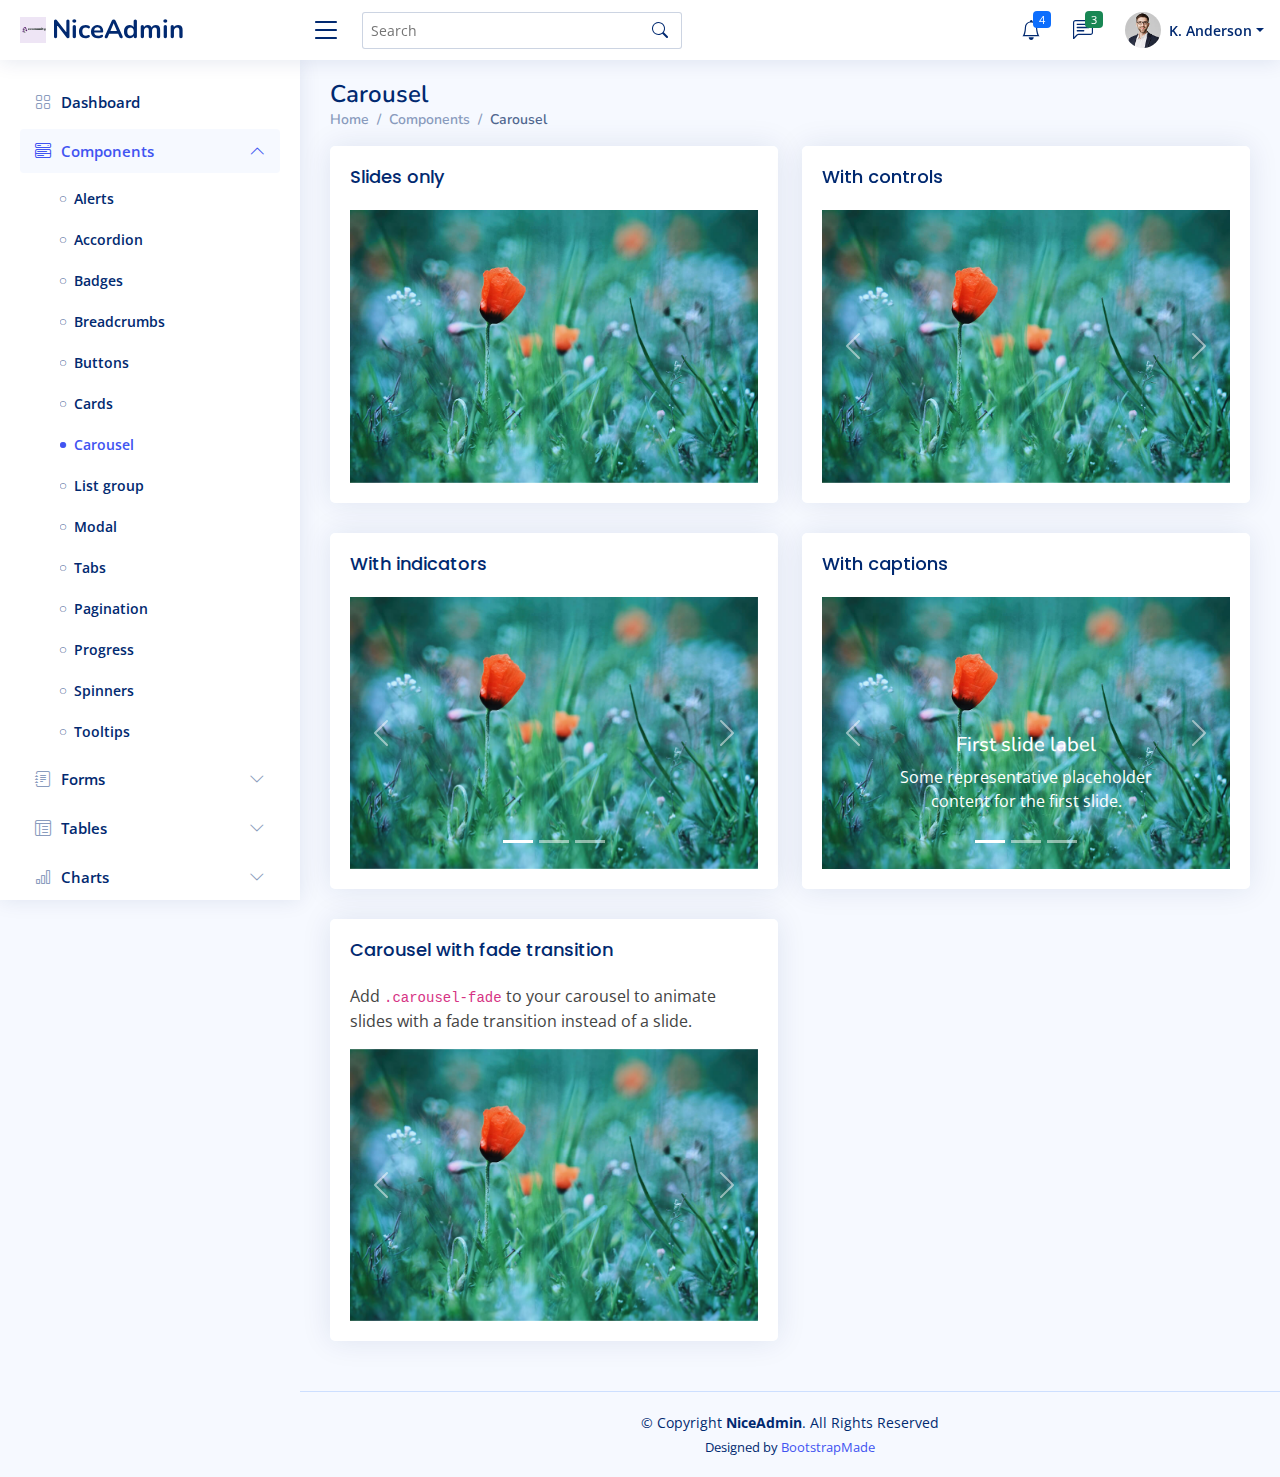
<file: components-carousel.html>
<!DOCTYPE html>
<html lang="en">

<head>
  <meta charset="utf-8">
  <meta content="width=device-width, initial-scale=1.0" name="viewport">

  <title>Components / Carousel - NiceAdmin Bootstrap Template</title>
  <meta content="" name="description">
  <meta content="" name="keywords">

  <!-- Favicons -->
  <link href="assets/img/favicon.png" rel="icon">
  <link href="assets/img/apple-touch-icon.png" rel="apple-touch-icon">

  <!-- Google Fonts -->
  <link href="https://fonts.gstatic.com" rel="preconnect">
  <link href="https://fonts.googleapis.com/css?family=Open+Sans:300,300i,400,400i,600,600i,700,700i|Nunito:300,300i,400,400i,600,600i,700,700i|Poppins:300,300i,400,400i,500,500i,600,600i,700,700i" rel="stylesheet">

  <!-- Vendor CSS Files -->
  <link href="assets/vendor/bootstrap/css/bootstrap.min.css" rel="stylesheet">
  <link href="assets/vendor/bootstrap-icons/bootstrap-icons.css" rel="stylesheet">
  <link href="assets/vendor/boxicons/css/boxicons.min.css" rel="stylesheet">
  <link href="assets/vendor/quill/quill.snow.css" rel="stylesheet">
  <link href="assets/vendor/quill/quill.bubble.css" rel="stylesheet">
  <link href="assets/vendor/remixicon/remixicon.css" rel="stylesheet">
  <link href="assets/vendor/simple-datatables/style.css" rel="stylesheet">

  <!-- Template Main CSS File -->
  <link href="assets/css/style.css" rel="stylesheet">

  <!-- =======================================================
  * Template Name: NiceAdmin - v2.2.2
  * Template URL: https://bootstrapmade.com/nice-admin-bootstrap-admin-html-template/
  * Author: BootstrapMade.com
  * License: https://bootstrapmade.com/license/
  ======================================================== -->
</head>

<body>

  <!-- ======= Header ======= -->
  <header id="header" class="header fixed-top d-flex align-items-center">

    <div class="d-flex align-items-center justify-content-between">
      <a href="index.html" class="logo d-flex align-items-center">
        <img src="assets/img/logo.png" alt="">
        <span class="d-none d-lg-block">NiceAdmin</span>
      </a>
      <i class="bi bi-list toggle-sidebar-btn"></i>
    </div><!-- End Logo -->

    <div class="search-bar">
      <form class="search-form d-flex align-items-center" method="POST" action="#">
        <input type="text" name="query" placeholder="Search" title="Enter search keyword">
        <button type="submit" title="Search"><i class="bi bi-search"></i></button>
      </form>
    </div><!-- End Search Bar -->

    <nav class="header-nav ms-auto">
      <ul class="d-flex align-items-center">

        <li class="nav-item d-block d-lg-none">
          <a class="nav-link nav-icon search-bar-toggle " href="#">
            <i class="bi bi-search"></i>
          </a>
        </li><!-- End Search Icon-->

        <li class="nav-item dropdown">

          <a class="nav-link nav-icon" href="#" data-bs-toggle="dropdown">
            <i class="bi bi-bell"></i>
            <span class="badge bg-primary badge-number">4</span>
          </a><!-- End Notification Icon -->

          <ul class="dropdown-menu dropdown-menu-end dropdown-menu-arrow notifications">
            <li class="dropdown-header">
              You have 4 new notifications
              <a href="#"><span class="badge rounded-pill bg-primary p-2 ms-2">View all</span></a>
            </li>
            <li>
              <hr class="dropdown-divider">
            </li>

            <li class="notification-item">
              <i class="bi bi-exclamation-circle text-warning"></i>
              <div>
                <h4>Lorem Ipsum</h4>
                <p>Quae dolorem earum veritatis oditseno</p>
                <p>30 min. ago</p>
              </div>
            </li>

            <li>
              <hr class="dropdown-divider">
            </li>

            <li class="notification-item">
              <i class="bi bi-x-circle text-danger"></i>
              <div>
                <h4>Atque rerum nesciunt</h4>
                <p>Quae dolorem earum veritatis oditseno</p>
                <p>1 hr. ago</p>
              </div>
            </li>

            <li>
              <hr class="dropdown-divider">
            </li>

            <li class="notification-item">
              <i class="bi bi-check-circle text-success"></i>
              <div>
                <h4>Sit rerum fuga</h4>
                <p>Quae dolorem earum veritatis oditseno</p>
                <p>2 hrs. ago</p>
              </div>
            </li>

            <li>
              <hr class="dropdown-divider">
            </li>

            <li class="notification-item">
              <i class="bi bi-info-circle text-primary"></i>
              <div>
                <h4>Dicta reprehenderit</h4>
                <p>Quae dolorem earum veritatis oditseno</p>
                <p>4 hrs. ago</p>
              </div>
            </li>

            <li>
              <hr class="dropdown-divider">
            </li>
            <li class="dropdown-footer">
              <a href="#">Show all notifications</a>
            </li>

          </ul><!-- End Notification Dropdown Items -->

        </li><!-- End Notification Nav -->

        <li class="nav-item dropdown">

          <a class="nav-link nav-icon" href="#" data-bs-toggle="dropdown">
            <i class="bi bi-chat-left-text"></i>
            <span class="badge bg-success badge-number">3</span>
          </a><!-- End Messages Icon -->

          <ul class="dropdown-menu dropdown-menu-end dropdown-menu-arrow messages">
            <li class="dropdown-header">
              You have 3 new messages
              <a href="#"><span class="badge rounded-pill bg-primary p-2 ms-2">View all</span></a>
            </li>
            <li>
              <hr class="dropdown-divider">
            </li>

            <li class="message-item">
              <a href="#">
                <img src="assets/img/messages-1.jpg" alt="" class="rounded-circle">
                <div>
                  <h4>Maria Hudson</h4>
                  <p>Velit asperiores et ducimus soluta repudiandae labore officia est ut...</p>
                  <p>4 hrs. ago</p>
                </div>
              </a>
            </li>
            <li>
              <hr class="dropdown-divider">
            </li>

            <li class="message-item">
              <a href="#">
                <img src="assets/img/messages-2.jpg" alt="" class="rounded-circle">
                <div>
                  <h4>Anna Nelson</h4>
                  <p>Velit asperiores et ducimus soluta repudiandae labore officia est ut...</p>
                  <p>6 hrs. ago</p>
                </div>
              </a>
            </li>
            <li>
              <hr class="dropdown-divider">
            </li>

            <li class="message-item">
              <a href="#">
                <img src="assets/img/messages-3.jpg" alt="" class="rounded-circle">
                <div>
                  <h4>David Muldon</h4>
                  <p>Velit asperiores et ducimus soluta repudiandae labore officia est ut...</p>
                  <p>8 hrs. ago</p>
                </div>
              </a>
            </li>
            <li>
              <hr class="dropdown-divider">
            </li>

            <li class="dropdown-footer">
              <a href="#">Show all messages</a>
            </li>

          </ul><!-- End Messages Dropdown Items -->

        </li><!-- End Messages Nav -->

        <li class="nav-item dropdown pe-3">

          <a class="nav-link nav-profile d-flex align-items-center pe-0" href="#" data-bs-toggle="dropdown">
            <img src="assets/img/profile-img.jpg" alt="Profile" class="rounded-circle">
            <span class="d-none d-md-block dropdown-toggle ps-2">K. Anderson</span>
          </a><!-- End Profile Iamge Icon -->

          <ul class="dropdown-menu dropdown-menu-end dropdown-menu-arrow profile">
            <li class="dropdown-header">
              <h6>Kevin Anderson</h6>
              <span>Web Designer</span>
            </li>
            <li>
              <hr class="dropdown-divider">
            </li>

            <li>
              <a class="dropdown-item d-flex align-items-center" href="users-profile.html">
                <i class="bi bi-person"></i>
                <span>My Profile</span>
              </a>
            </li>
            <li>
              <hr class="dropdown-divider">
            </li>

            <li>
              <a class="dropdown-item d-flex align-items-center" href="users-profile.html">
                <i class="bi bi-gear"></i>
                <span>Account Settings</span>
              </a>
            </li>
            <li>
              <hr class="dropdown-divider">
            </li>

            <li>
              <a class="dropdown-item d-flex align-items-center" href="pages-faq.html">
                <i class="bi bi-question-circle"></i>
                <span>Need Help?</span>
              </a>
            </li>
            <li>
              <hr class="dropdown-divider">
            </li>

            <li>
              <a class="dropdown-item d-flex align-items-center" href="#">
                <i class="bi bi-box-arrow-right"></i>
                <span>Sign Out</span>
              </a>
            </li>

          </ul><!-- End Profile Dropdown Items -->
        </li><!-- End Profile Nav -->

      </ul>
    </nav><!-- End Icons Navigation -->

  </header><!-- End Header -->

  <!-- ======= Sidebar ======= -->
  <aside id="sidebar" class="sidebar">

    <ul class="sidebar-nav" id="sidebar-nav">

      <li class="nav-item">
        <a class="nav-link collapsed" href="index.html">
          <i class="bi bi-grid"></i>
          <span>Dashboard</span>
        </a>
      </li><!-- End Dashboard Nav -->

      <li class="nav-item">
        <a class="nav-link " data-bs-target="#components-nav" data-bs-toggle="collapse" href="#">
          <i class="bi bi-menu-button-wide"></i><span>Components</span><i class="bi bi-chevron-down ms-auto"></i>
        </a>
        <ul id="components-nav" class="nav-content collapse show" data-bs-parent="#sidebar-nav">
          <li>
            <a href="components-alerts.html">
              <i class="bi bi-circle"></i><span>Alerts</span>
            </a>
          </li>
          <li>
            <a href="components-accordion.html">
              <i class="bi bi-circle"></i><span>Accordion</span>
            </a>
          </li>
          <li>
            <a href="components-badges.html">
              <i class="bi bi-circle"></i><span>Badges</span>
            </a>
          </li>
          <li>
            <a href="components-breadcrumbs.html">
              <i class="bi bi-circle"></i><span>Breadcrumbs</span>
            </a>
          </li>
          <li>
            <a href="components-buttons.html">
              <i class="bi bi-circle"></i><span>Buttons</span>
            </a>
          </li>
          <li>
            <a href="components-cards.html">
              <i class="bi bi-circle"></i><span>Cards</span>
            </a>
          </li>
          <li>
            <a href="components-carousel.html" class="active">
              <i class="bi bi-circle"></i><span>Carousel</span>
            </a>
          </li>
          <li>
            <a href="components-list-group.html">
              <i class="bi bi-circle"></i><span>List group</span>
            </a>
          </li>
          <li>
            <a href="components-modal.html">
              <i class="bi bi-circle"></i><span>Modal</span>
            </a>
          </li>
          <li>
            <a href="components-tabs.html">
              <i class="bi bi-circle"></i><span>Tabs</span>
            </a>
          </li>
          <li>
            <a href="components-pagination.html">
              <i class="bi bi-circle"></i><span>Pagination</span>
            </a>
          </li>
          <li>
            <a href="components-progress.html">
              <i class="bi bi-circle"></i><span>Progress</span>
            </a>
          </li>
          <li>
            <a href="components-spinners.html">
              <i class="bi bi-circle"></i><span>Spinners</span>
            </a>
          </li>
          <li>
            <a href="components-tooltips.html">
              <i class="bi bi-circle"></i><span>Tooltips</span>
            </a>
          </li>
        </ul>
      </li><!-- End Components Nav -->

      <li class="nav-item">
        <a class="nav-link collapsed" data-bs-target="#forms-nav" data-bs-toggle="collapse" href="#">
          <i class="bi bi-journal-text"></i><span>Forms</span><i class="bi bi-chevron-down ms-auto"></i>
        </a>
        <ul id="forms-nav" class="nav-content collapse " data-bs-parent="#sidebar-nav">
          <li>
            <a href="forms-elements.html">
              <i class="bi bi-circle"></i><span>Form Elements</span>
            </a>
          </li>
          <li>
            <a href="forms-layouts.html">
              <i class="bi bi-circle"></i><span>Form Layouts</span>
            </a>
          </li>
          <li>
            <a href="forms-editors.html">
              <i class="bi bi-circle"></i><span>Form Editors</span>
            </a>
          </li>
          <li>
            <a href="forms-validation.html">
              <i class="bi bi-circle"></i><span>Form Validation</span>
            </a>
          </li>
        </ul>
      </li><!-- End Forms Nav -->

      <li class="nav-item">
        <a class="nav-link collapsed" data-bs-target="#tables-nav" data-bs-toggle="collapse" href="#">
          <i class="bi bi-layout-text-window-reverse"></i><span>Tables</span><i class="bi bi-chevron-down ms-auto"></i>
        </a>
        <ul id="tables-nav" class="nav-content collapse " data-bs-parent="#sidebar-nav">
          <li>
            <a href="tables-general.html">
              <i class="bi bi-circle"></i><span>General Tables</span>
            </a>
          </li>
          <li>
            <a href="tables-data.html">
              <i class="bi bi-circle"></i><span>Data Tables</span>
            </a>
          </li>
        </ul>
      </li><!-- End Tables Nav -->

      <li class="nav-item">
        <a class="nav-link collapsed" data-bs-target="#charts-nav" data-bs-toggle="collapse" href="#">
          <i class="bi bi-bar-chart"></i><span>Charts</span><i class="bi bi-chevron-down ms-auto"></i>
        </a>
        <ul id="charts-nav" class="nav-content collapse " data-bs-parent="#sidebar-nav">
          <li>
            <a href="charts-chartjs.html">
              <i class="bi bi-circle"></i><span>Chart.js</span>
            </a>
          </li>
          <li>
            <a href="charts-apexcharts.html">
              <i class="bi bi-circle"></i><span>ApexCharts</span>
            </a>
          </li>
          <li>
            <a href="charts-echarts.html">
              <i class="bi bi-circle"></i><span>ECharts</span>
            </a>
          </li>
        </ul>
      </li><!-- End Charts Nav -->

      <li class="nav-item">
        <a class="nav-link collapsed" data-bs-target="#icons-nav" data-bs-toggle="collapse" href="#">
          <i class="bi bi-gem"></i><span>Icons</span><i class="bi bi-chevron-down ms-auto"></i>
        </a>
        <ul id="icons-nav" class="nav-content collapse " data-bs-parent="#sidebar-nav">
          <li>
            <a href="icons-bootstrap.html">
              <i class="bi bi-circle"></i><span>Bootstrap Icons</span>
            </a>
          </li>
          <li>
            <a href="icons-remix.html">
              <i class="bi bi-circle"></i><span>Remix Icons</span>
            </a>
          </li>
          <li>
            <a href="icons-boxicons.html">
              <i class="bi bi-circle"></i><span>Boxicons</span>
            </a>
          </li>
        </ul>
      </li><!-- End Icons Nav -->

      <li class="nav-heading">Pages</li>

      <li class="nav-item">
        <a class="nav-link collapsed" href="users-profile.html">
          <i class="bi bi-person"></i>
          <span>Profile</span>
        </a>
      </li><!-- End Profile Page Nav -->

      <li class="nav-item">
        <a class="nav-link collapsed" href="pages-faq.html">
          <i class="bi bi-question-circle"></i>
          <span>F.A.Q</span>
        </a>
      </li><!-- End F.A.Q Page Nav -->

      <li class="nav-item">
        <a class="nav-link collapsed" href="pages-contact.html">
          <i class="bi bi-envelope"></i>
          <span>Contact</span>
        </a>
      </li><!-- End Contact Page Nav -->

      <li class="nav-item">
        <a class="nav-link collapsed" href="pages-register.html">
          <i class="bi bi-card-list"></i>
          <span>Register</span>
        </a>
      </li><!-- End Register Page Nav -->

      <li class="nav-item">
        <a class="nav-link collapsed" href="pages-login.html">
          <i class="bi bi-box-arrow-in-right"></i>
          <span>Login</span>
        </a>
      </li><!-- End Login Page Nav -->

      <li class="nav-item">
        <a class="nav-link collapsed" href="pages-error-404.html">
          <i class="bi bi-dash-circle"></i>
          <span>Error 404</span>
        </a>
      </li><!-- End Error 404 Page Nav -->

      <li class="nav-item">
        <a class="nav-link collapsed" href="pages-blank.html">
          <i class="bi bi-file-earmark"></i>
          <span>Blank</span>
        </a>
      </li><!-- End Blank Page Nav -->

    </ul>

  </aside><!-- End Sidebar-->

  <main id="main" class="main">

    <div class="pagetitle">
      <h1>Carousel</h1>
      <nav>
        <ol class="breadcrumb">
          <li class="breadcrumb-item"><a href="index.html">Home</a></li>
          <li class="breadcrumb-item">Components</li>
          <li class="breadcrumb-item active">Carousel</li>
        </ol>
      </nav>
    </div><!-- End Page Title -->

    <section class="section">
      <div class="row">
        <div class="col-lg-6">

          <div class="card">
            <div class="card-body">
              <h5 class="card-title">Slides only</h5>

              <!-- Slides only carousel -->
              <div id="carouselExampleSlidesOnly" class="carousel slide" data-bs-ride="carousel">
                <div class="carousel-inner">
                  <div class="carousel-item active">
                    <img src="assets/img/slides-1.jpg" class="d-block w-100" alt="...">
                  </div>
                  <div class="carousel-item">
                    <img src="assets/img/slides-2.jpg" class="d-block w-100" alt="...">
                  </div>
                  <div class="carousel-item">
                    <img src="assets/img/slides-3.jpg" class="d-block w-100" alt="...">
                  </div>
                </div>
              </div><!-- End Slides only carousel-->

            </div>
          </div>

          <div class="card">
            <div class="card-body">
              <h5 class="card-title">With indicators</h5>

              <!-- Slides with indicators -->
              <div id="carouselExampleIndicators" class="carousel slide" data-bs-ride="carousel">
                <div class="carousel-indicators">
                  <button type="button" data-bs-target="#carouselExampleIndicators" data-bs-slide-to="0" class="active" aria-current="true" aria-label="Slide 1"></button>
                  <button type="button" data-bs-target="#carouselExampleIndicators" data-bs-slide-to="1" aria-label="Slide 2"></button>
                  <button type="button" data-bs-target="#carouselExampleIndicators" data-bs-slide-to="2" aria-label="Slide 3"></button>
                </div>
                <div class="carousel-inner">
                  <div class="carousel-item active">
                    <img src="assets/img/slides-1.jpg" class="d-block w-100" alt="...">
                  </div>
                  <div class="carousel-item">
                    <img src="assets/img/slides-2.jpg" class="d-block w-100" alt="...">
                  </div>
                  <div class="carousel-item">
                    <img src="assets/img/slides-3.jpg" class="d-block w-100" alt="...">
                  </div>
                </div>

                <button class="carousel-control-prev" type="button" data-bs-target="#carouselExampleIndicators" data-bs-slide="prev">
                  <span class="carousel-control-prev-icon" aria-hidden="true"></span>
                  <span class="visually-hidden">Previous</span>
                </button>
                <button class="carousel-control-next" type="button" data-bs-target="#carouselExampleIndicators" data-bs-slide="next">
                  <span class="carousel-control-next-icon" aria-hidden="true"></span>
                  <span class="visually-hidden">Next</span>
                </button>

              </div><!-- End Slides with indicators -->

            </div>
          </div>

          <div class="card">
            <div class="card-body">
              <h5 class="card-title">Carousel with fade transition</h5>
              <p>Add <code>.carousel-fade</code> to your carousel to animate slides with a fade transition instead of a slide.</p>

              <!-- Slides with fade transition -->
              <div id="carouselExampleFade" class="carousel slide carousel-fade" data-bs-ride="carousel">
                <div class="carousel-inner">
                  <div class="carousel-item active">
                    <img src="assets/img/slides-1.jpg" class="d-block w-100" alt="...">
                  </div>
                  <div class="carousel-item">
                    <img src="assets/img/slides-2.jpg" class="d-block w-100" alt="...">
                  </div>
                  <div class="carousel-item">
                    <img src="assets/img/slides-3.jpg" class="d-block w-100" alt="...">
                  </div>
                </div>

                <button class="carousel-control-prev" type="button" data-bs-target="#carouselExampleFade" data-bs-slide="prev">
                  <span class="carousel-control-prev-icon" aria-hidden="true"></span>
                  <span class="visually-hidden">Previous</span>
                </button>
                <button class="carousel-control-next" type="button" data-bs-target="#carouselExampleFade" data-bs-slide="next">
                  <span class="carousel-control-next-icon" aria-hidden="true"></span>
                  <span class="visually-hidden">Next</span>
                </button>

              </div><!-- End Slides with fade transition -->

            </div>
          </div>

        </div>

        <div class="col-lg-6">

          <div class="card">
            <div class="card-body">
              <h5 class="card-title">With controls</h5>

              <!-- Slides with controls -->
              <div id="carouselExampleControls" class="carousel slide" data-bs-ride="carousel">
                <div class="carousel-inner">
                  <div class="carousel-item active">
                    <img src="assets/img/slides-1.jpg" class="d-block w-100" alt="...">
                  </div>
                  <div class="carousel-item">
                    <img src="assets/img/slides-2.jpg" class="d-block w-100" alt="...">
                  </div>
                  <div class="carousel-item">
                    <img src="assets/img/slides-3.jpg" class="d-block w-100" alt="...">
                  </div>
                </div>

                <button class="carousel-control-prev" type="button" data-bs-target="#carouselExampleControls" data-bs-slide="prev">
                  <span class="carousel-control-prev-icon" aria-hidden="true"></span>
                  <span class="visually-hidden">Previous</span>
                </button>
                <button class="carousel-control-next" type="button" data-bs-target="#carouselExampleControls" data-bs-slide="next">
                  <span class="carousel-control-next-icon" aria-hidden="true"></span>
                  <span class="visually-hidden">Next</span>
                </button>

              </div><!-- End Slides with controls -->

            </div>
          </div>

          <div class="card">
            <div class="card-body">
              <h5 class="card-title">With captions</h5>

              <!-- Slides with captions -->
              <div id="carouselExampleCaptions" class="carousel slide" data-bs-ride="carousel">
                <div class="carousel-indicators">
                  <button type="button" data-bs-target="#carouselExampleCaptions" data-bs-slide-to="0" class="active" aria-current="true" aria-label="Slide 1"></button>
                  <button type="button" data-bs-target="#carouselExampleCaptions" data-bs-slide-to="1" aria-label="Slide 2"></button>
                  <button type="button" data-bs-target="#carouselExampleCaptions" data-bs-slide-to="2" aria-label="Slide 3"></button>
                </div>
                <div class="carousel-inner">
                  <div class="carousel-item active">
                    <img src="assets/img/slides-1.jpg" class="d-block w-100" alt="...">
                    <div class="carousel-caption d-none d-md-block">
                      <h5>First slide label</h5>
                      <p>Some representative placeholder content for the first slide.</p>
                    </div>
                  </div>
                  <div class="carousel-item">
                    <img src="assets/img/slides-2.jpg" class="d-block w-100" alt="...">
                    <div class="carousel-caption d-none d-md-block">
                      <h5>Second slide label</h5>
                      <p>Some representative placeholder content for the second slide.</p>
                    </div>
                  </div>
                  <div class="carousel-item">
                    <img src="assets/img/slides-3.jpg" class="d-block w-100" alt="...">
                    <div class="carousel-caption d-none d-md-block">
                      <h5>Third slide label</h5>
                      <p>Some representative placeholder content for the third slide.</p>
                    </div>
                  </div>
                </div>

                <button class="carousel-control-prev" type="button" data-bs-target="#carouselExampleCaptions" data-bs-slide="prev">
                  <span class="carousel-control-prev-icon" aria-hidden="true"></span>
                  <span class="visually-hidden">Previous</span>
                </button>
                <button class="carousel-control-next" type="button" data-bs-target="#carouselExampleCaptions" data-bs-slide="next">
                  <span class="carousel-control-next-icon" aria-hidden="true"></span>
                  <span class="visually-hidden">Next</span>
                </button>

              </div><!-- End Slides with captions -->

            </div>
          </div>

        </div>
      </div>
    </section>

  </main><!-- End #main -->

  <!-- ======= Footer ======= -->
  <footer id="footer" class="footer">
    <div class="copyright">
      &copy; Copyright <strong><span>NiceAdmin</span></strong>. All Rights Reserved
    </div>
    <div class="credits">
      <!-- All the links in the footer should remain intact. -->
      <!-- You can delete the links only if you purchased the pro version. -->
      <!-- Licensing information: https://bootstrapmade.com/license/ -->
      <!-- Purchase the pro version with working PHP/AJAX contact form: https://bootstrapmade.com/nice-admin-bootstrap-admin-html-template/ -->
      Designed by <a href="https://bootstrapmade.com/">BootstrapMade</a>
    </div>
  </footer><!-- End Footer -->

  <a href="#" class="back-to-top d-flex align-items-center justify-content-center"><i class="bi bi-arrow-up-short"></i></a>

  <!-- Vendor JS Files -->
  <script src="assets/vendor/apexcharts/apexcharts.min.js"></script>
  <script src="assets/vendor/bootstrap/js/bootstrap.bundle.min.js"></script>
  <script src="assets/vendor/chart.js/chart.min.js"></script>
  <script src="assets/vendor/echarts/echarts.min.js"></script>
  <script src="assets/vendor/quill/quill.min.js"></script>
  <script src="assets/vendor/simple-datatables/simple-datatables.js"></script>
  <script src="assets/vendor/tinymce/tinymce.min.js"></script>
  <script src="assets/vendor/php-email-form/validate.js"></script>

  <!-- Template Main JS File -->
  <script src="assets/js/main.js"></script>

</body>

</html>
</file>
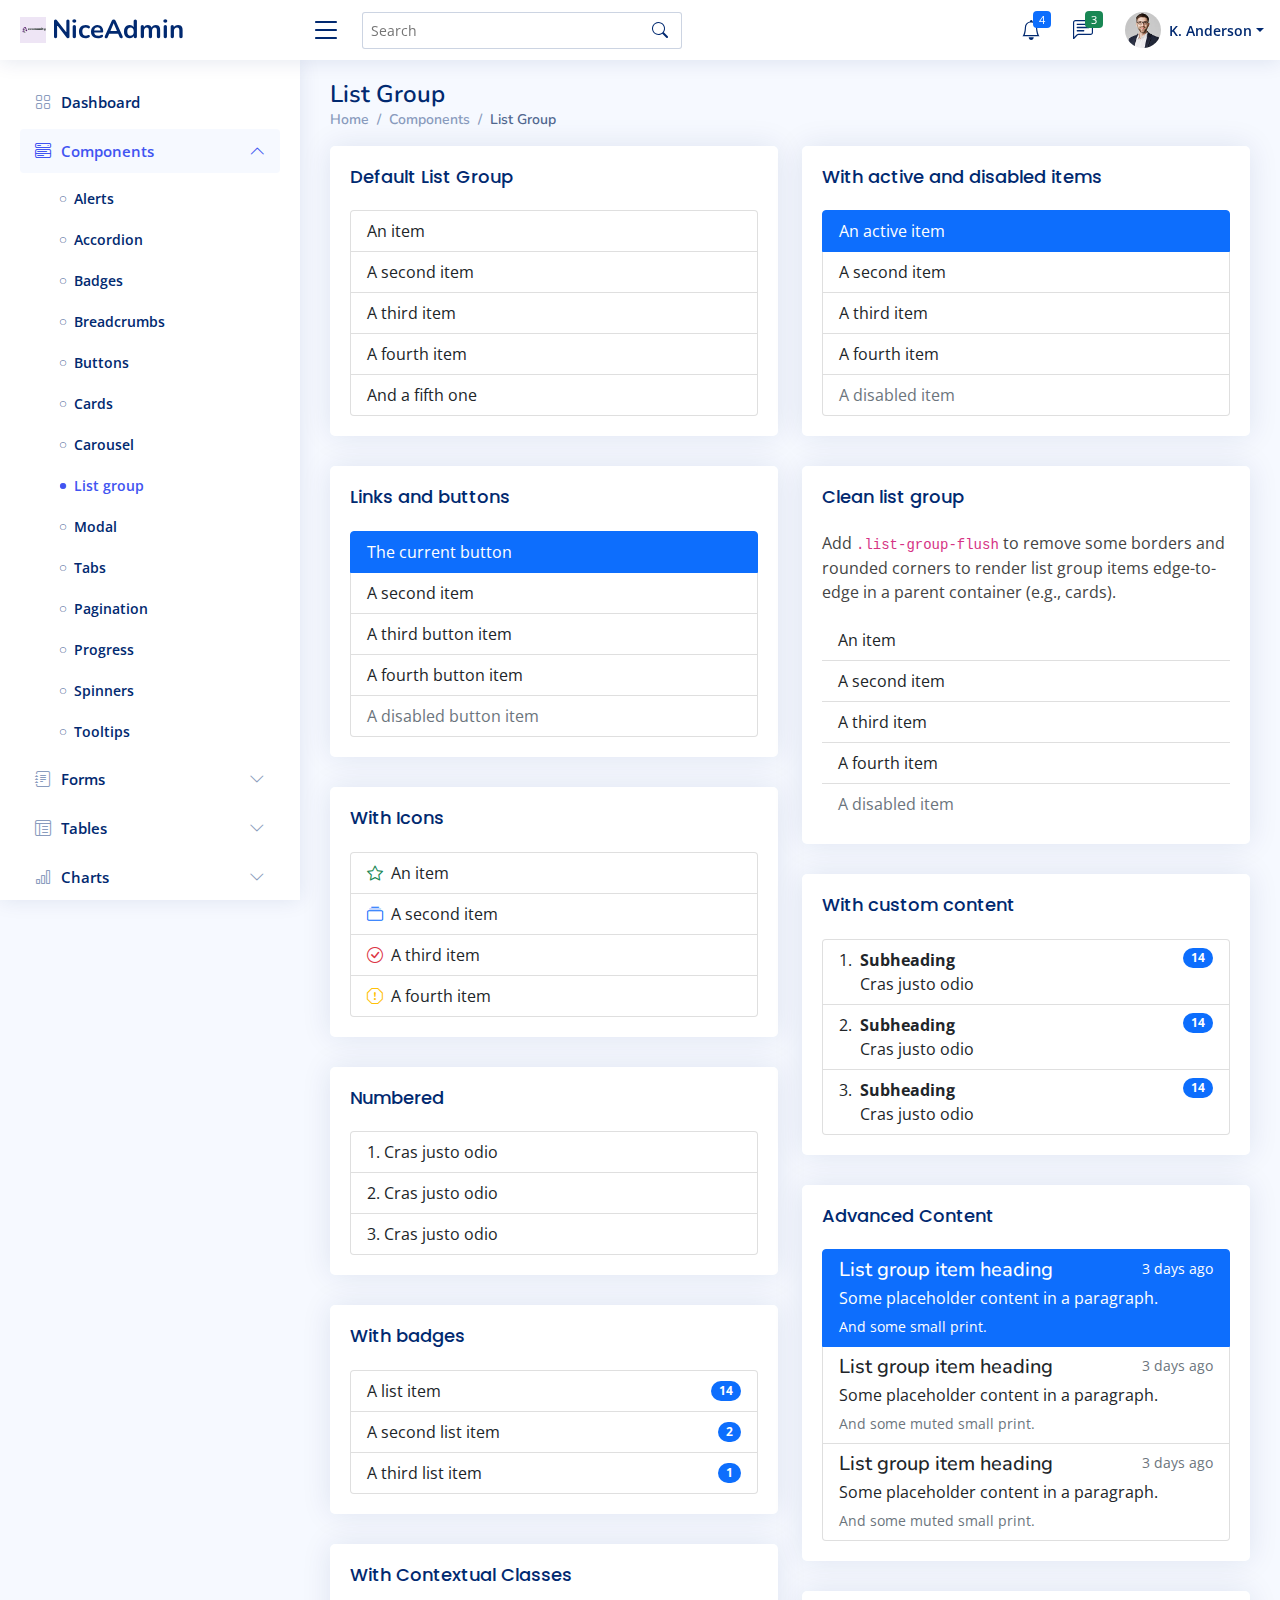
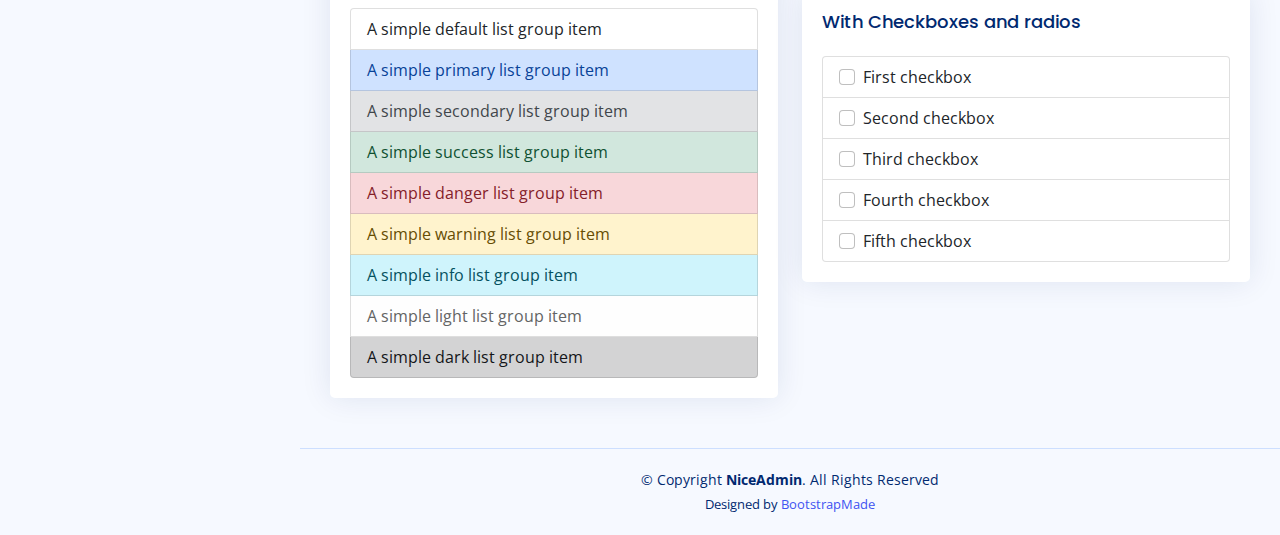
<file: components-list-group.html>
<!DOCTYPE html>
<html lang="en">

<head>
  <meta charset="utf-8">
  <meta content="width=device-width, initial-scale=1.0" name="viewport">

  <title>Components / List Group - NiceAdmin Bootstrap Template</title>
  <meta content="" name="description">
  <meta content="" name="keywords">

  <!-- Favicons -->
  <link href="assets/img/favicon.png" rel="icon">
  <link href="assets/img/apple-touch-icon.png" rel="apple-touch-icon">

  <!-- Google Fonts -->
  <link href="https://fonts.gstatic.com" rel="preconnect">
  <link href="https://fonts.googleapis.com/css?family=Open+Sans:300,300i,400,400i,600,600i,700,700i|Nunito:300,300i,400,400i,600,600i,700,700i|Poppins:300,300i,400,400i,500,500i,600,600i,700,700i" rel="stylesheet">

  <!-- Vendor CSS Files -->
  <link href="assets/vendor/bootstrap/css/bootstrap.min.css" rel="stylesheet">
  <link href="assets/vendor/bootstrap-icons/bootstrap-icons.css" rel="stylesheet">
  <link href="assets/vendor/boxicons/css/boxicons.min.css" rel="stylesheet">
  <link href="assets/vendor/quill/quill.snow.css" rel="stylesheet">
  <link href="assets/vendor/quill/quill.bubble.css" rel="stylesheet">
  <link href="assets/vendor/remixicon/remixicon.css" rel="stylesheet">
  <link href="assets/vendor/simple-datatables/style.css" rel="stylesheet">

  <!-- Template Main CSS File -->
  <link href="assets/css/style.css" rel="stylesheet">

  <!-- =======================================================
  * Template Name: NiceAdmin - v2.2.2
  * Template URL: https://bootstrapmade.com/nice-admin-bootstrap-admin-html-template/
  * Author: BootstrapMade.com
  * License: https://bootstrapmade.com/license/
  ======================================================== -->
</head>

<body>

  <!-- ======= Header ======= -->
  <header id="header" class="header fixed-top d-flex align-items-center">

    <div class="d-flex align-items-center justify-content-between">
      <a href="index.html" class="logo d-flex align-items-center">
        <img src="assets/img/logo.png" alt="">
        <span class="d-none d-lg-block">NiceAdmin</span>
      </a>
      <i class="bi bi-list toggle-sidebar-btn"></i>
    </div><!-- End Logo -->

    <div class="search-bar">
      <form class="search-form d-flex align-items-center" method="POST" action="#">
        <input type="text" name="query" placeholder="Search" title="Enter search keyword">
        <button type="submit" title="Search"><i class="bi bi-search"></i></button>
      </form>
    </div><!-- End Search Bar -->

    <nav class="header-nav ms-auto">
      <ul class="d-flex align-items-center">

        <li class="nav-item d-block d-lg-none">
          <a class="nav-link nav-icon search-bar-toggle " href="#">
            <i class="bi bi-search"></i>
          </a>
        </li><!-- End Search Icon-->

        <li class="nav-item dropdown">

          <a class="nav-link nav-icon" href="#" data-bs-toggle="dropdown">
            <i class="bi bi-bell"></i>
            <span class="badge bg-primary badge-number">4</span>
          </a><!-- End Notification Icon -->

          <ul class="dropdown-menu dropdown-menu-end dropdown-menu-arrow notifications">
            <li class="dropdown-header">
              You have 4 new notifications
              <a href="#"><span class="badge rounded-pill bg-primary p-2 ms-2">View all</span></a>
            </li>
            <li>
              <hr class="dropdown-divider">
            </li>

            <li class="notification-item">
              <i class="bi bi-exclamation-circle text-warning"></i>
              <div>
                <h4>Lorem Ipsum</h4>
                <p>Quae dolorem earum veritatis oditseno</p>
                <p>30 min. ago</p>
              </div>
            </li>

            <li>
              <hr class="dropdown-divider">
            </li>

            <li class="notification-item">
              <i class="bi bi-x-circle text-danger"></i>
              <div>
                <h4>Atque rerum nesciunt</h4>
                <p>Quae dolorem earum veritatis oditseno</p>
                <p>1 hr. ago</p>
              </div>
            </li>

            <li>
              <hr class="dropdown-divider">
            </li>

            <li class="notification-item">
              <i class="bi bi-check-circle text-success"></i>
              <div>
                <h4>Sit rerum fuga</h4>
                <p>Quae dolorem earum veritatis oditseno</p>
                <p>2 hrs. ago</p>
              </div>
            </li>

            <li>
              <hr class="dropdown-divider">
            </li>

            <li class="notification-item">
              <i class="bi bi-info-circle text-primary"></i>
              <div>
                <h4>Dicta reprehenderit</h4>
                <p>Quae dolorem earum veritatis oditseno</p>
                <p>4 hrs. ago</p>
              </div>
            </li>

            <li>
              <hr class="dropdown-divider">
            </li>
            <li class="dropdown-footer">
              <a href="#">Show all notifications</a>
            </li>

          </ul><!-- End Notification Dropdown Items -->

        </li><!-- End Notification Nav -->

        <li class="nav-item dropdown">

          <a class="nav-link nav-icon" href="#" data-bs-toggle="dropdown">
            <i class="bi bi-chat-left-text"></i>
            <span class="badge bg-success badge-number">3</span>
          </a><!-- End Messages Icon -->

          <ul class="dropdown-menu dropdown-menu-end dropdown-menu-arrow messages">
            <li class="dropdown-header">
              You have 3 new messages
              <a href="#"><span class="badge rounded-pill bg-primary p-2 ms-2">View all</span></a>
            </li>
            <li>
              <hr class="dropdown-divider">
            </li>

            <li class="message-item">
              <a href="#">
                <img src="assets/img/messages-1.jpg" alt="" class="rounded-circle">
                <div>
                  <h4>Maria Hudson</h4>
                  <p>Velit asperiores et ducimus soluta repudiandae labore officia est ut...</p>
                  <p>4 hrs. ago</p>
                </div>
              </a>
            </li>
            <li>
              <hr class="dropdown-divider">
            </li>

            <li class="message-item">
              <a href="#">
                <img src="assets/img/messages-2.jpg" alt="" class="rounded-circle">
                <div>
                  <h4>Anna Nelson</h4>
                  <p>Velit asperiores et ducimus soluta repudiandae labore officia est ut...</p>
                  <p>6 hrs. ago</p>
                </div>
              </a>
            </li>
            <li>
              <hr class="dropdown-divider">
            </li>

            <li class="message-item">
              <a href="#">
                <img src="assets/img/messages-3.jpg" alt="" class="rounded-circle">
                <div>
                  <h4>David Muldon</h4>
                  <p>Velit asperiores et ducimus soluta repudiandae labore officia est ut...</p>
                  <p>8 hrs. ago</p>
                </div>
              </a>
            </li>
            <li>
              <hr class="dropdown-divider">
            </li>

            <li class="dropdown-footer">
              <a href="#">Show all messages</a>
            </li>

          </ul><!-- End Messages Dropdown Items -->

        </li><!-- End Messages Nav -->

        <li class="nav-item dropdown pe-3">

          <a class="nav-link nav-profile d-flex align-items-center pe-0" href="#" data-bs-toggle="dropdown">
            <img src="assets/img/profile-img.jpg" alt="Profile" class="rounded-circle">
            <span class="d-none d-md-block dropdown-toggle ps-2">K. Anderson</span>
          </a><!-- End Profile Iamge Icon -->

          <ul class="dropdown-menu dropdown-menu-end dropdown-menu-arrow profile">
            <li class="dropdown-header">
              <h6>Kevin Anderson</h6>
              <span>Web Designer</span>
            </li>
            <li>
              <hr class="dropdown-divider">
            </li>

            <li>
              <a class="dropdown-item d-flex align-items-center" href="users-profile.html">
                <i class="bi bi-person"></i>
                <span>My Profile</span>
              </a>
            </li>
            <li>
              <hr class="dropdown-divider">
            </li>

            <li>
              <a class="dropdown-item d-flex align-items-center" href="users-profile.html">
                <i class="bi bi-gear"></i>
                <span>Account Settings</span>
              </a>
            </li>
            <li>
              <hr class="dropdown-divider">
            </li>

            <li>
              <a class="dropdown-item d-flex align-items-center" href="pages-faq.html">
                <i class="bi bi-question-circle"></i>
                <span>Need Help?</span>
              </a>
            </li>
            <li>
              <hr class="dropdown-divider">
            </li>

            <li>
              <a class="dropdown-item d-flex align-items-center" href="#">
                <i class="bi bi-box-arrow-right"></i>
                <span>Sign Out</span>
              </a>
            </li>

          </ul><!-- End Profile Dropdown Items -->
        </li><!-- End Profile Nav -->

      </ul>
    </nav><!-- End Icons Navigation -->

  </header><!-- End Header -->

  <!-- ======= Sidebar ======= -->
  <aside id="sidebar" class="sidebar">

    <ul class="sidebar-nav" id="sidebar-nav">

      <li class="nav-item">
        <a class="nav-link collapsed" href="index.html">
          <i class="bi bi-grid"></i>
          <span>Dashboard</span>
        </a>
      </li><!-- End Dashboard Nav -->

      <li class="nav-item">
        <a class="nav-link " data-bs-target="#components-nav" data-bs-toggle="collapse" href="#">
          <i class="bi bi-menu-button-wide"></i><span>Components</span><i class="bi bi-chevron-down ms-auto"></i>
        </a>
        <ul id="components-nav" class="nav-content collapse show" data-bs-parent="#sidebar-nav">
          <li>
            <a href="components-alerts.html">
              <i class="bi bi-circle"></i><span>Alerts</span>
            </a>
          </li>
          <li>
            <a href="components-accordion.html">
              <i class="bi bi-circle"></i><span>Accordion</span>
            </a>
          </li>
          <li>
            <a href="components-badges.html">
              <i class="bi bi-circle"></i><span>Badges</span>
            </a>
          </li>
          <li>
            <a href="components-breadcrumbs.html">
              <i class="bi bi-circle"></i><span>Breadcrumbs</span>
            </a>
          </li>
          <li>
            <a href="components-buttons.html">
              <i class="bi bi-circle"></i><span>Buttons</span>
            </a>
          </li>
          <li>
            <a href="components-cards.html">
              <i class="bi bi-circle"></i><span>Cards</span>
            </a>
          </li>
          <li>
            <a href="components-carousel.html">
              <i class="bi bi-circle"></i><span>Carousel</span>
            </a>
          </li>
          <li>
            <a href="components-list-group.html" class="active">
              <i class="bi bi-circle"></i><span>List group</span>
            </a>
          </li>
          <li>
            <a href="components-modal.html">
              <i class="bi bi-circle"></i><span>Modal</span>
            </a>
          </li>
          <li>
            <a href="components-tabs.html">
              <i class="bi bi-circle"></i><span>Tabs</span>
            </a>
          </li>
          <li>
            <a href="components-pagination.html">
              <i class="bi bi-circle"></i><span>Pagination</span>
            </a>
          </li>
          <li>
            <a href="components-progress.html">
              <i class="bi bi-circle"></i><span>Progress</span>
            </a>
          </li>
          <li>
            <a href="components-spinners.html">
              <i class="bi bi-circle"></i><span>Spinners</span>
            </a>
          </li>
          <li>
            <a href="components-tooltips.html">
              <i class="bi bi-circle"></i><span>Tooltips</span>
            </a>
          </li>
        </ul>
      </li><!-- End Components Nav -->

      <li class="nav-item">
        <a class="nav-link collapsed" data-bs-target="#forms-nav" data-bs-toggle="collapse" href="#">
          <i class="bi bi-journal-text"></i><span>Forms</span><i class="bi bi-chevron-down ms-auto"></i>
        </a>
        <ul id="forms-nav" class="nav-content collapse " data-bs-parent="#sidebar-nav">
          <li>
            <a href="forms-elements.html">
              <i class="bi bi-circle"></i><span>Form Elements</span>
            </a>
          </li>
          <li>
            <a href="forms-layouts.html">
              <i class="bi bi-circle"></i><span>Form Layouts</span>
            </a>
          </li>
          <li>
            <a href="forms-editors.html">
              <i class="bi bi-circle"></i><span>Form Editors</span>
            </a>
          </li>
          <li>
            <a href="forms-validation.html">
              <i class="bi bi-circle"></i><span>Form Validation</span>
            </a>
          </li>
        </ul>
      </li><!-- End Forms Nav -->

      <li class="nav-item">
        <a class="nav-link collapsed" data-bs-target="#tables-nav" data-bs-toggle="collapse" href="#">
          <i class="bi bi-layout-text-window-reverse"></i><span>Tables</span><i class="bi bi-chevron-down ms-auto"></i>
        </a>
        <ul id="tables-nav" class="nav-content collapse " data-bs-parent="#sidebar-nav">
          <li>
            <a href="tables-general.html">
              <i class="bi bi-circle"></i><span>General Tables</span>
            </a>
          </li>
          <li>
            <a href="tables-data.html">
              <i class="bi bi-circle"></i><span>Data Tables</span>
            </a>
          </li>
        </ul>
      </li><!-- End Tables Nav -->

      <li class="nav-item">
        <a class="nav-link collapsed" data-bs-target="#charts-nav" data-bs-toggle="collapse" href="#">
          <i class="bi bi-bar-chart"></i><span>Charts</span><i class="bi bi-chevron-down ms-auto"></i>
        </a>
        <ul id="charts-nav" class="nav-content collapse " data-bs-parent="#sidebar-nav">
          <li>
            <a href="charts-chartjs.html">
              <i class="bi bi-circle"></i><span>Chart.js</span>
            </a>
          </li>
          <li>
            <a href="charts-apexcharts.html">
              <i class="bi bi-circle"></i><span>ApexCharts</span>
            </a>
          </li>
          <li>
            <a href="charts-echarts.html">
              <i class="bi bi-circle"></i><span>ECharts</span>
            </a>
          </li>
        </ul>
      </li><!-- End Charts Nav -->

      <li class="nav-item">
        <a class="nav-link collapsed" data-bs-target="#icons-nav" data-bs-toggle="collapse" href="#">
          <i class="bi bi-gem"></i><span>Icons</span><i class="bi bi-chevron-down ms-auto"></i>
        </a>
        <ul id="icons-nav" class="nav-content collapse " data-bs-parent="#sidebar-nav">
          <li>
            <a href="icons-bootstrap.html">
              <i class="bi bi-circle"></i><span>Bootstrap Icons</span>
            </a>
          </li>
          <li>
            <a href="icons-remix.html">
              <i class="bi bi-circle"></i><span>Remix Icons</span>
            </a>
          </li>
          <li>
            <a href="icons-boxicons.html">
              <i class="bi bi-circle"></i><span>Boxicons</span>
            </a>
          </li>
        </ul>
      </li><!-- End Icons Nav -->

      <li class="nav-heading">Pages</li>

      <li class="nav-item">
        <a class="nav-link collapsed" href="users-profile.html">
          <i class="bi bi-person"></i>
          <span>Profile</span>
        </a>
      </li><!-- End Profile Page Nav -->

      <li class="nav-item">
        <a class="nav-link collapsed" href="pages-faq.html">
          <i class="bi bi-question-circle"></i>
          <span>F.A.Q</span>
        </a>
      </li><!-- End F.A.Q Page Nav -->

      <li class="nav-item">
        <a class="nav-link collapsed" href="pages-contact.html">
          <i class="bi bi-envelope"></i>
          <span>Contact</span>
        </a>
      </li><!-- End Contact Page Nav -->

      <li class="nav-item">
        <a class="nav-link collapsed" href="pages-register.html">
          <i class="bi bi-card-list"></i>
          <span>Register</span>
        </a>
      </li><!-- End Register Page Nav -->

      <li class="nav-item">
        <a class="nav-link collapsed" href="pages-login.html">
          <i class="bi bi-box-arrow-in-right"></i>
          <span>Login</span>
        </a>
      </li><!-- End Login Page Nav -->

      <li class="nav-item">
        <a class="nav-link collapsed" href="pages-error-404.html">
          <i class="bi bi-dash-circle"></i>
          <span>Error 404</span>
        </a>
      </li><!-- End Error 404 Page Nav -->

      <li class="nav-item">
        <a class="nav-link collapsed" href="pages-blank.html">
          <i class="bi bi-file-earmark"></i>
          <span>Blank</span>
        </a>
      </li><!-- End Blank Page Nav -->

    </ul>

  </aside><!-- End Sidebar-->

  <main id="main" class="main">

    <div class="pagetitle">
      <h1>List Group</h1>
      <nav>
        <ol class="breadcrumb">
          <li class="breadcrumb-item"><a href="index.html">Home</a></li>
          <li class="breadcrumb-item">Components</li>
          <li class="breadcrumb-item active">List Group</li>
        </ol>
      </nav>
    </div><!-- End Page Title -->

    <section class="section">
      <div class="row">
        <div class="col-lg-6">

          <div class="card">
            <div class="card-body">
              <h5 class="card-title">Default List Group</h5>

              <!-- Default List group -->
              <ul class="list-group">
                <li class="list-group-item">An item</li>
                <li class="list-group-item">A second item</li>
                <li class="list-group-item">A third item</li>
                <li class="list-group-item">A fourth item</li>
                <li class="list-group-item">And a fifth one</li>
              </ul><!-- End Default List group -->

            </div>
          </div>

          <div class="card">
            <div class="card-body">
              <h5 class="card-title">Links and buttons</h5>

              <!-- List group with Links and buttons -->
              <div class="list-group">
                <button type="button" class="list-group-item list-group-item-action active" aria-current="true">
                  The current button
                </button>
                <button type="button" class="list-group-item list-group-item-action">A second item</button>
                <button type="button" class="list-group-item list-group-item-action">A third button item</button>
                <button type="button" class="list-group-item list-group-item-action">A fourth button item</button>
                <button type="button" class="list-group-item list-group-item-action" disabled>A disabled button item</button>
              </div><!-- End List group with Links and buttons -->

            </div>
          </div>

          <div class="card">
            <div class="card-body">
              <h5 class="card-title">With Icons</h5>

              <!-- List group With Icons -->
              <ul class="list-group">
                <li class="list-group-item"><i class="bi bi-star me-1 text-success"></i> An item</li>
                <li class="list-group-item"><i class="bi bi-collection me-1 text-primary"></i> A second item</li>
                <li class="list-group-item"><i class="bi bi-check-circle me-1 text-danger"></i> A third item</li>
                <li class="list-group-item"><i class="bi bi-exclamation-octagon me-1 text-warning"></i> A fourth item</li>
              </ul><!-- End List group With Icons -->

            </div>
          </div>

          <div class="card">
            <div class="card-body">
              <h5 class="card-title">Numbered</h5>

              <!-- List group Numbered -->
              <ol class="list-group list-group-numbered">
                <li class="list-group-item">Cras justo odio</li>
                <li class="list-group-item">Cras justo odio</li>
                <li class="list-group-item">Cras justo odio</li>
              </ol><!-- End List group Numbered -->

            </div>
          </div>

          <div class="card">
            <div class="card-body">
              <h5 class="card-title">With badges</h5>

              <!-- List group With badges -->
              <ul class="list-group">
                <li class="list-group-item d-flex justify-content-between align-items-center">
                  A list item
                  <span class="badge bg-primary rounded-pill">14</span>
                </li>
                <li class="list-group-item d-flex justify-content-between align-items-center">
                  A second list item
                  <span class="badge bg-primary rounded-pill">2</span>
                </li>
                <li class="list-group-item d-flex justify-content-between align-items-center">
                  A third list item
                  <span class="badge bg-primary rounded-pill">1</span>
                </li>
              </ul><!-- End List With badges -->

            </div>
          </div>

          <div class="card">
            <div class="card-body">
              <h5 class="card-title">With Contextual Classes</h5>

              <!-- List group With Contextual classes -->
              <ul class="list-group">
                <li class="list-group-item">A simple default list group item</li>

                <li class="list-group-item list-group-item-primary">A simple primary list group item</li>
                <li class="list-group-item list-group-item-secondary">A simple secondary list group item</li>
                <li class="list-group-item list-group-item-success">A simple success list group item</li>
                <li class="list-group-item list-group-item-danger">A simple danger list group item</li>
                <li class="list-group-item list-group-item-warning">A simple warning list group item</li>
                <li class="list-group-item list-group-item-info">A simple info list group item</li>
                <li class="list-group-item list-group-item-light">A simple light list group item</li>
                <li class="list-group-item list-group-item-dark">A simple dark list group item</li>
              </ul><!-- End List Group With Contextual classes -->

            </div>
          </div>

        </div>

        <div class="col-lg-6">

          <div class="card">
            <div class="card-body">
              <h5 class="card-title">With active and disabled items</h5>

              <!-- List group with active and disabled items -->
              <ul class="list-group">
                <li class="list-group-item active" aria-current="true">An active item</li>
                <li class="list-group-item">A second item</li>
                <li class="list-group-item">A third item</li>
                <li class="list-group-item">A fourth item</li>
                <li class="list-group-item disabled" aria-disabled="true">A disabled item</li>
              </ul><!-- End ist group with active and disabled items -->

            </div>
          </div>

          <div class="card">
            <div class="card-body">
              <h5 class="card-title">Clean list group</h5>
              <p>Add <code>.list-group-flush</code> to remove some borders and rounded corners to render list group items edge-to-edge in a parent container (e.g., cards).</p>

              <!-- List group with active and disabled items -->
              <ul class="list-group list-group-flush">
                <li class="list-group-item">An item</li>
                <li class="list-group-item">A second item</li>
                <li class="list-group-item">A third item</li>
                <li class="list-group-item">A fourth item</li>
                <li class="list-group-item disabled" aria-disabled="true">A disabled item</li>
              </ul><!-- End Clean list group -->

            </div>
          </div>

          <div class="card">
            <div class="card-body">
              <h5 class="card-title">With custom content</h5>

              <!-- List group with custom content -->
              <ol class="list-group list-group-numbered">
                <li class="list-group-item d-flex justify-content-between align-items-start">
                  <div class="ms-2 me-auto">
                    <div class="fw-bold">Subheading</div>
                    Cras justo odio
                  </div>
                  <span class="badge bg-primary rounded-pill">14</span>
                </li>
                <li class="list-group-item d-flex justify-content-between align-items-start">
                  <div class="ms-2 me-auto">
                    <div class="fw-bold">Subheading</div>
                    Cras justo odio
                  </div>
                  <span class="badge bg-primary rounded-pill">14</span>
                </li>
                <li class="list-group-item d-flex justify-content-between align-items-start">
                  <div class="ms-2 me-auto">
                    <div class="fw-bold">Subheading</div>
                    Cras justo odio
                  </div>
                  <span class="badge bg-primary rounded-pill">14</span>
                </li>
              </ol><!-- End with custom content -->

            </div>
          </div>

          <div class="card">
            <div class="card-body">
              <h5 class="card-title">Advanced Content</h5>

              <!-- List group with Advanced Contents -->
              <div class="list-group">
                <a href="#" class="list-group-item list-group-item-action active" aria-current="true">
                  <div class="d-flex w-100 justify-content-between">
                    <h5 class="mb-1">List group item heading</h5>
                    <small>3 days ago</small>
                  </div>
                  <p class="mb-1">Some placeholder content in a paragraph.</p>
                  <small>And some small print.</small>
                </a>
                <a href="#" class="list-group-item list-group-item-action">
                  <div class="d-flex w-100 justify-content-between">
                    <h5 class="mb-1">List group item heading</h5>
                    <small class="text-muted">3 days ago</small>
                  </div>
                  <p class="mb-1">Some placeholder content in a paragraph.</p>
                  <small class="text-muted">And some muted small print.</small>
                </a>
                <a href="#" class="list-group-item list-group-item-action">
                  <div class="d-flex w-100 justify-content-between">
                    <h5 class="mb-1">List group item heading</h5>
                    <small class="text-muted">3 days ago</small>
                  </div>
                  <p class="mb-1">Some placeholder content in a paragraph.</p>
                  <small class="text-muted">And some muted small print.</small>
                </a>
              </div><!-- End List group Advanced Content -->

            </div>
          </div>

          <div class="card">
            <div class="card-body">
              <h5 class="card-title">With Checkboxes and radios</h5>

              <!-- List group With Checkboxes and radios -->
              <ul class="list-group">
                <li class="list-group-item">
                  <input class="form-check-input me-1" type="checkbox" value="" aria-label="...">
                  First checkbox
                </li>
                <li class="list-group-item">
                  <input class="form-check-input me-1" type="checkbox" value="" aria-label="...">
                  Second checkbox
                </li>
                <li class="list-group-item">
                  <input class="form-check-input me-1" type="checkbox" value="" aria-label="...">
                  Third checkbox
                </li>
                <li class="list-group-item">
                  <input class="form-check-input me-1" type="checkbox" value="" aria-label="...">
                  Fourth checkbox
                </li>
                <li class="list-group-item">
                  <input class="form-check-input me-1" type="checkbox" value="" aria-label="...">
                  Fifth checkbox
                </li>
              </ul><!-- End List Checkboxes and radios -->

            </div>
          </div>

        </div>

      </div>
    </section>

  </main><!-- End #main -->

  <!-- ======= Footer ======= -->
  <footer id="footer" class="footer">
    <div class="copyright">
      &copy; Copyright <strong><span>NiceAdmin</span></strong>. All Rights Reserved
    </div>
    <div class="credits">
      <!-- All the links in the footer should remain intact. -->
      <!-- You can delete the links only if you purchased the pro version. -->
      <!-- Licensing information: https://bootstrapmade.com/license/ -->
      <!-- Purchase the pro version with working PHP/AJAX contact form: https://bootstrapmade.com/nice-admin-bootstrap-admin-html-template/ -->
      Designed by <a href="https://bootstrapmade.com/">BootstrapMade</a>
    </div>
  </footer><!-- End Footer -->

  <a href="#" class="back-to-top d-flex align-items-center justify-content-center"><i class="bi bi-arrow-up-short"></i></a>

  <!-- Vendor JS Files -->
  <script src="assets/vendor/apexcharts/apexcharts.min.js"></script>
  <script src="assets/vendor/bootstrap/js/bootstrap.bundle.min.js"></script>
  <script src="assets/vendor/chart.js/chart.min.js"></script>
  <script src="assets/vendor/echarts/echarts.min.js"></script>
  <script src="assets/vendor/quill/quill.min.js"></script>
  <script src="assets/vendor/simple-datatables/simple-datatables.js"></script>
  <script src="assets/vendor/tinymce/tinymce.min.js"></script>
  <script src="assets/vendor/php-email-form/validate.js"></script>

  <!-- Template Main JS File -->
  <script src="assets/js/main.js"></script>

</body>

</html>
</file>
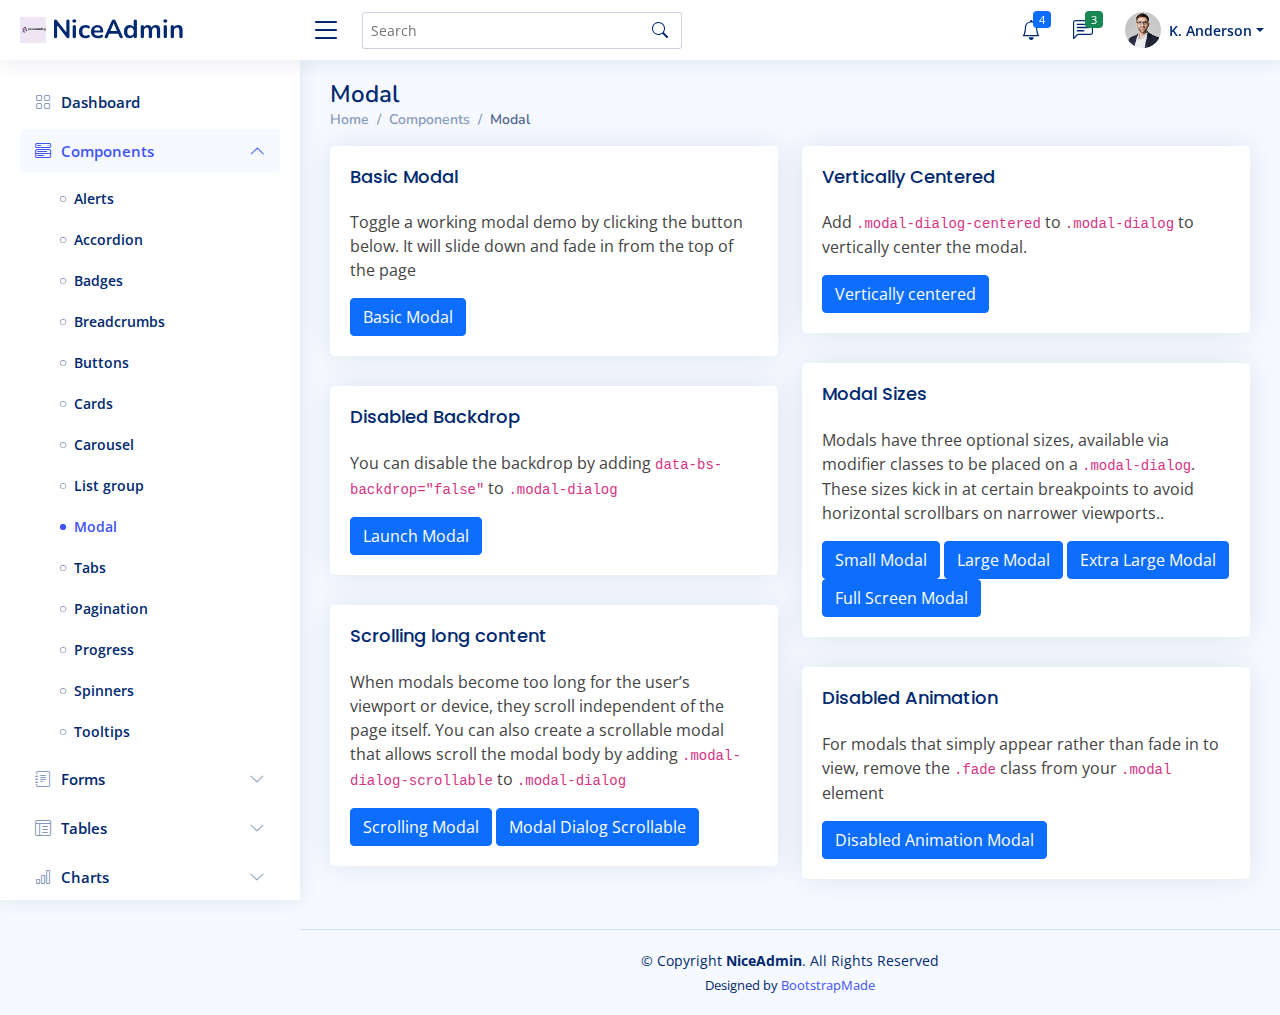
<file: components-modal.html>
<!DOCTYPE html>
<html lang="en">

<head>
  <meta charset="utf-8">
  <meta content="width=device-width, initial-scale=1.0" name="viewport">

  <title>Components / Modal - NiceAdmin Bootstrap Template</title>
  <meta content="" name="description">
  <meta content="" name="keywords">

  <!-- Favicons -->
  <link href="assets/img/favicon.png" rel="icon">
  <link href="assets/img/apple-touch-icon.png" rel="apple-touch-icon">

  <!-- Google Fonts -->
  <link href="https://fonts.gstatic.com" rel="preconnect">
  <link href="https://fonts.googleapis.com/css?family=Open+Sans:300,300i,400,400i,600,600i,700,700i|Nunito:300,300i,400,400i,600,600i,700,700i|Poppins:300,300i,400,400i,500,500i,600,600i,700,700i" rel="stylesheet">

  <!-- Vendor CSS Files -->
  <link href="assets/vendor/bootstrap/css/bootstrap.min.css" rel="stylesheet">
  <link href="assets/vendor/bootstrap-icons/bootstrap-icons.css" rel="stylesheet">
  <link href="assets/vendor/boxicons/css/boxicons.min.css" rel="stylesheet">
  <link href="assets/vendor/quill/quill.snow.css" rel="stylesheet">
  <link href="assets/vendor/quill/quill.bubble.css" rel="stylesheet">
  <link href="assets/vendor/remixicon/remixicon.css" rel="stylesheet">
  <link href="assets/vendor/simple-datatables/style.css" rel="stylesheet">

  <!-- Template Main CSS File -->
  <link href="assets/css/style.css" rel="stylesheet">

  <!-- =======================================================
  * Template Name: NiceAdmin - v2.2.2
  * Template URL: https://bootstrapmade.com/nice-admin-bootstrap-admin-html-template/
  * Author: BootstrapMade.com
  * License: https://bootstrapmade.com/license/
  ======================================================== -->
</head>

<body>

  <!-- ======= Header ======= -->
  <header id="header" class="header fixed-top d-flex align-items-center">

    <div class="d-flex align-items-center justify-content-between">
      <a href="index.html" class="logo d-flex align-items-center">
        <img src="assets/img/logo.png" alt="">
        <span class="d-none d-lg-block">NiceAdmin</span>
      </a>
      <i class="bi bi-list toggle-sidebar-btn"></i>
    </div><!-- End Logo -->

    <div class="search-bar">
      <form class="search-form d-flex align-items-center" method="POST" action="#">
        <input type="text" name="query" placeholder="Search" title="Enter search keyword">
        <button type="submit" title="Search"><i class="bi bi-search"></i></button>
      </form>
    </div><!-- End Search Bar -->

    <nav class="header-nav ms-auto">
      <ul class="d-flex align-items-center">

        <li class="nav-item d-block d-lg-none">
          <a class="nav-link nav-icon search-bar-toggle " href="#">
            <i class="bi bi-search"></i>
          </a>
        </li><!-- End Search Icon-->

        <li class="nav-item dropdown">

          <a class="nav-link nav-icon" href="#" data-bs-toggle="dropdown">
            <i class="bi bi-bell"></i>
            <span class="badge bg-primary badge-number">4</span>
          </a><!-- End Notification Icon -->

          <ul class="dropdown-menu dropdown-menu-end dropdown-menu-arrow notifications">
            <li class="dropdown-header">
              You have 4 new notifications
              <a href="#"><span class="badge rounded-pill bg-primary p-2 ms-2">View all</span></a>
            </li>
            <li>
              <hr class="dropdown-divider">
            </li>

            <li class="notification-item">
              <i class="bi bi-exclamation-circle text-warning"></i>
              <div>
                <h4>Lorem Ipsum</h4>
                <p>Quae dolorem earum veritatis oditseno</p>
                <p>30 min. ago</p>
              </div>
            </li>

            <li>
              <hr class="dropdown-divider">
            </li>

            <li class="notification-item">
              <i class="bi bi-x-circle text-danger"></i>
              <div>
                <h4>Atque rerum nesciunt</h4>
                <p>Quae dolorem earum veritatis oditseno</p>
                <p>1 hr. ago</p>
              </div>
            </li>

            <li>
              <hr class="dropdown-divider">
            </li>

            <li class="notification-item">
              <i class="bi bi-check-circle text-success"></i>
              <div>
                <h4>Sit rerum fuga</h4>
                <p>Quae dolorem earum veritatis oditseno</p>
                <p>2 hrs. ago</p>
              </div>
            </li>

            <li>
              <hr class="dropdown-divider">
            </li>

            <li class="notification-item">
              <i class="bi bi-info-circle text-primary"></i>
              <div>
                <h4>Dicta reprehenderit</h4>
                <p>Quae dolorem earum veritatis oditseno</p>
                <p>4 hrs. ago</p>
              </div>
            </li>

            <li>
              <hr class="dropdown-divider">
            </li>
            <li class="dropdown-footer">
              <a href="#">Show all notifications</a>
            </li>

          </ul><!-- End Notification Dropdown Items -->

        </li><!-- End Notification Nav -->

        <li class="nav-item dropdown">

          <a class="nav-link nav-icon" href="#" data-bs-toggle="dropdown">
            <i class="bi bi-chat-left-text"></i>
            <span class="badge bg-success badge-number">3</span>
          </a><!-- End Messages Icon -->

          <ul class="dropdown-menu dropdown-menu-end dropdown-menu-arrow messages">
            <li class="dropdown-header">
              You have 3 new messages
              <a href="#"><span class="badge rounded-pill bg-primary p-2 ms-2">View all</span></a>
            </li>
            <li>
              <hr class="dropdown-divider">
            </li>

            <li class="message-item">
              <a href="#">
                <img src="assets/img/messages-1.jpg" alt="" class="rounded-circle">
                <div>
                  <h4>Maria Hudson</h4>
                  <p>Velit asperiores et ducimus soluta repudiandae labore officia est ut...</p>
                  <p>4 hrs. ago</p>
                </div>
              </a>
            </li>
            <li>
              <hr class="dropdown-divider">
            </li>

            <li class="message-item">
              <a href="#">
                <img src="assets/img/messages-2.jpg" alt="" class="rounded-circle">
                <div>
                  <h4>Anna Nelson</h4>
                  <p>Velit asperiores et ducimus soluta repudiandae labore officia est ut...</p>
                  <p>6 hrs. ago</p>
                </div>
              </a>
            </li>
            <li>
              <hr class="dropdown-divider">
            </li>

            <li class="message-item">
              <a href="#">
                <img src="assets/img/messages-3.jpg" alt="" class="rounded-circle">
                <div>
                  <h4>David Muldon</h4>
                  <p>Velit asperiores et ducimus soluta repudiandae labore officia est ut...</p>
                  <p>8 hrs. ago</p>
                </div>
              </a>
            </li>
            <li>
              <hr class="dropdown-divider">
            </li>

            <li class="dropdown-footer">
              <a href="#">Show all messages</a>
            </li>

          </ul><!-- End Messages Dropdown Items -->

        </li><!-- End Messages Nav -->

        <li class="nav-item dropdown pe-3">

          <a class="nav-link nav-profile d-flex align-items-center pe-0" href="#" data-bs-toggle="dropdown">
            <img src="assets/img/profile-img.jpg" alt="Profile" class="rounded-circle">
            <span class="d-none d-md-block dropdown-toggle ps-2">K. Anderson</span>
          </a><!-- End Profile Iamge Icon -->

          <ul class="dropdown-menu dropdown-menu-end dropdown-menu-arrow profile">
            <li class="dropdown-header">
              <h6>Kevin Anderson</h6>
              <span>Web Designer</span>
            </li>
            <li>
              <hr class="dropdown-divider">
            </li>

            <li>
              <a class="dropdown-item d-flex align-items-center" href="users-profile.html">
                <i class="bi bi-person"></i>
                <span>My Profile</span>
              </a>
            </li>
            <li>
              <hr class="dropdown-divider">
            </li>

            <li>
              <a class="dropdown-item d-flex align-items-center" href="users-profile.html">
                <i class="bi bi-gear"></i>
                <span>Account Settings</span>
              </a>
            </li>
            <li>
              <hr class="dropdown-divider">
            </li>

            <li>
              <a class="dropdown-item d-flex align-items-center" href="pages-faq.html">
                <i class="bi bi-question-circle"></i>
                <span>Need Help?</span>
              </a>
            </li>
            <li>
              <hr class="dropdown-divider">
            </li>

            <li>
              <a class="dropdown-item d-flex align-items-center" href="#">
                <i class="bi bi-box-arrow-right"></i>
                <span>Sign Out</span>
              </a>
            </li>

          </ul><!-- End Profile Dropdown Items -->
        </li><!-- End Profile Nav -->

      </ul>
    </nav><!-- End Icons Navigation -->

  </header><!-- End Header -->

  <!-- ======= Sidebar ======= -->
  <aside id="sidebar" class="sidebar">

    <ul class="sidebar-nav" id="sidebar-nav">

      <li class="nav-item">
        <a class="nav-link collapsed" href="index.html">
          <i class="bi bi-grid"></i>
          <span>Dashboard</span>
        </a>
      </li><!-- End Dashboard Nav -->

      <li class="nav-item">
        <a class="nav-link " data-bs-target="#components-nav" data-bs-toggle="collapse" href="#">
          <i class="bi bi-menu-button-wide"></i><span>Components</span><i class="bi bi-chevron-down ms-auto"></i>
        </a>
        <ul id="components-nav" class="nav-content collapse show" data-bs-parent="#sidebar-nav">
          <li>
            <a href="components-alerts.html">
              <i class="bi bi-circle"></i><span>Alerts</span>
            </a>
          </li>
          <li>
            <a href="components-accordion.html">
              <i class="bi bi-circle"></i><span>Accordion</span>
            </a>
          </li>
          <li>
            <a href="components-badges.html">
              <i class="bi bi-circle"></i><span>Badges</span>
            </a>
          </li>
          <li>
            <a href="components-breadcrumbs.html">
              <i class="bi bi-circle"></i><span>Breadcrumbs</span>
            </a>
          </li>
          <li>
            <a href="components-buttons.html">
              <i class="bi bi-circle"></i><span>Buttons</span>
            </a>
          </li>
          <li>
            <a href="components-cards.html">
              <i class="bi bi-circle"></i><span>Cards</span>
            </a>
          </li>
          <li>
            <a href="components-carousel.html">
              <i class="bi bi-circle"></i><span>Carousel</span>
            </a>
          </li>
          <li>
            <a href="components-list-group.html">
              <i class="bi bi-circle"></i><span>List group</span>
            </a>
          </li>
          <li>
            <a href="components-modal.html" class="active">
              <i class="bi bi-circle"></i><span>Modal</span>
            </a>
          </li>
          <li>
            <a href="components-tabs.html">
              <i class="bi bi-circle"></i><span>Tabs</span>
            </a>
          </li>
          <li>
            <a href="components-pagination.html">
              <i class="bi bi-circle"></i><span>Pagination</span>
            </a>
          </li>
          <li>
            <a href="components-progress.html">
              <i class="bi bi-circle"></i><span>Progress</span>
            </a>
          </li>
          <li>
            <a href="components-spinners.html">
              <i class="bi bi-circle"></i><span>Spinners</span>
            </a>
          </li>
          <li>
            <a href="components-tooltips.html">
              <i class="bi bi-circle"></i><span>Tooltips</span>
            </a>
          </li>
        </ul>
      </li><!-- End Components Nav -->

      <li class="nav-item">
        <a class="nav-link collapsed" data-bs-target="#forms-nav" data-bs-toggle="collapse" href="#">
          <i class="bi bi-journal-text"></i><span>Forms</span><i class="bi bi-chevron-down ms-auto"></i>
        </a>
        <ul id="forms-nav" class="nav-content collapse " data-bs-parent="#sidebar-nav">
          <li>
            <a href="forms-elements.html">
              <i class="bi bi-circle"></i><span>Form Elements</span>
            </a>
          </li>
          <li>
            <a href="forms-layouts.html">
              <i class="bi bi-circle"></i><span>Form Layouts</span>
            </a>
          </li>
          <li>
            <a href="forms-editors.html">
              <i class="bi bi-circle"></i><span>Form Editors</span>
            </a>
          </li>
          <li>
            <a href="forms-validation.html">
              <i class="bi bi-circle"></i><span>Form Validation</span>
            </a>
          </li>
        </ul>
      </li><!-- End Forms Nav -->

      <li class="nav-item">
        <a class="nav-link collapsed" data-bs-target="#tables-nav" data-bs-toggle="collapse" href="#">
          <i class="bi bi-layout-text-window-reverse"></i><span>Tables</span><i class="bi bi-chevron-down ms-auto"></i>
        </a>
        <ul id="tables-nav" class="nav-content collapse " data-bs-parent="#sidebar-nav">
          <li>
            <a href="tables-general.html">
              <i class="bi bi-circle"></i><span>General Tables</span>
            </a>
          </li>
          <li>
            <a href="tables-data.html">
              <i class="bi bi-circle"></i><span>Data Tables</span>
            </a>
          </li>
        </ul>
      </li><!-- End Tables Nav -->

      <li class="nav-item">
        <a class="nav-link collapsed" data-bs-target="#charts-nav" data-bs-toggle="collapse" href="#">
          <i class="bi bi-bar-chart"></i><span>Charts</span><i class="bi bi-chevron-down ms-auto"></i>
        </a>
        <ul id="charts-nav" class="nav-content collapse " data-bs-parent="#sidebar-nav">
          <li>
            <a href="charts-chartjs.html">
              <i class="bi bi-circle"></i><span>Chart.js</span>
            </a>
          </li>
          <li>
            <a href="charts-apexcharts.html">
              <i class="bi bi-circle"></i><span>ApexCharts</span>
            </a>
          </li>
          <li>
            <a href="charts-echarts.html">
              <i class="bi bi-circle"></i><span>ECharts</span>
            </a>
          </li>
        </ul>
      </li><!-- End Charts Nav -->

      <li class="nav-item">
        <a class="nav-link collapsed" data-bs-target="#icons-nav" data-bs-toggle="collapse" href="#">
          <i class="bi bi-gem"></i><span>Icons</span><i class="bi bi-chevron-down ms-auto"></i>
        </a>
        <ul id="icons-nav" class="nav-content collapse " data-bs-parent="#sidebar-nav">
          <li>
            <a href="icons-bootstrap.html">
              <i class="bi bi-circle"></i><span>Bootstrap Icons</span>
            </a>
          </li>
          <li>
            <a href="icons-remix.html">
              <i class="bi bi-circle"></i><span>Remix Icons</span>
            </a>
          </li>
          <li>
            <a href="icons-boxicons.html">
              <i class="bi bi-circle"></i><span>Boxicons</span>
            </a>
          </li>
        </ul>
      </li><!-- End Icons Nav -->

      <li class="nav-heading">Pages</li>

      <li class="nav-item">
        <a class="nav-link collapsed" href="users-profile.html">
          <i class="bi bi-person"></i>
          <span>Profile</span>
        </a>
      </li><!-- End Profile Page Nav -->

      <li class="nav-item">
        <a class="nav-link collapsed" href="pages-faq.html">
          <i class="bi bi-question-circle"></i>
          <span>F.A.Q</span>
        </a>
      </li><!-- End F.A.Q Page Nav -->

      <li class="nav-item">
        <a class="nav-link collapsed" href="pages-contact.html">
          <i class="bi bi-envelope"></i>
          <span>Contact</span>
        </a>
      </li><!-- End Contact Page Nav -->

      <li class="nav-item">
        <a class="nav-link collapsed" href="pages-register.html">
          <i class="bi bi-card-list"></i>
          <span>Register</span>
        </a>
      </li><!-- End Register Page Nav -->

      <li class="nav-item">
        <a class="nav-link collapsed" href="pages-login.html">
          <i class="bi bi-box-arrow-in-right"></i>
          <span>Login</span>
        </a>
      </li><!-- End Login Page Nav -->

      <li class="nav-item">
        <a class="nav-link collapsed" href="pages-error-404.html">
          <i class="bi bi-dash-circle"></i>
          <span>Error 404</span>
        </a>
      </li><!-- End Error 404 Page Nav -->

      <li class="nav-item">
        <a class="nav-link collapsed" href="pages-blank.html">
          <i class="bi bi-file-earmark"></i>
          <span>Blank</span>
        </a>
      </li><!-- End Blank Page Nav -->

    </ul>

  </aside><!-- End Sidebar-->

  <main id="main" class="main">

    <div class="pagetitle">
      <h1>Modal</h1>
      <nav>
        <ol class="breadcrumb">
          <li class="breadcrumb-item"><a href="index.html">Home</a></li>
          <li class="breadcrumb-item">Components</li>
          <li class="breadcrumb-item active">Modal</li>
        </ol>
      </nav>
    </div><!-- End Page Title -->

    <section class="section">
      <div class="row">
        <div class="col-lg-6">

          <div class="card">
            <div class="card-body">
              <h5 class="card-title">Basic Modal</h5>
              <p>Toggle a working modal demo by clicking the button below. It will slide down and fade in from the top of the page</p>

              <!-- Basic Modal -->
              <button type="button" class="btn btn-primary" data-bs-toggle="modal" data-bs-target="#basicModal">
                Basic Modal
              </button>
              <div class="modal fade" id="basicModal" tabindex="-1">
                <div class="modal-dialog">
                  <div class="modal-content">
                    <div class="modal-header">
                      <h5 class="modal-title">Basic Modal</h5>
                      <button type="button" class="btn-close" data-bs-dismiss="modal" aria-label="Close"></button>
                    </div>
                    <div class="modal-body">
                      Non omnis incidunt qui sed occaecati magni asperiores est mollitia. Soluta at et reprehenderit. Placeat autem numquam et fuga numquam. Tempora in facere consequatur sit dolor ipsum. Consequatur nemo amet incidunt est facilis. Dolorem neque recusandae quo sit molestias sint dignissimos.
                    </div>
                    <div class="modal-footer">
                      <button type="button" class="btn btn-secondary" data-bs-dismiss="modal">Close</button>
                      <button type="button" class="btn btn-primary">Save changes</button>
                    </div>
                  </div>
                </div>
              </div><!-- End Basic Modal-->

            </div>
          </div>

          <div class="card">
            <div class="card-body">
              <h5 class="card-title">Disabled Backdrop</h5>
              <p>You can disable the backdrop by adding <code>data-bs-backdrop="false"</code> to <code>.modal-dialog</code></p>

              <!-- Disabled Backdrop Modal -->
              <button type="button" class="btn btn-primary" data-bs-toggle="modal" data-bs-target="#disablebackdrop">
                Launch Modal
              </button>
              <div class="modal fade" id="disablebackdrop" tabindex="-1" data-bs-backdrop="false">
                <div class="modal-dialog">
                  <div class="modal-content">
                    <div class="modal-header">
                      <h5 class="modal-title">Disabled Backdrop</h5>
                      <button type="button" class="btn-close" data-bs-dismiss="modal" aria-label="Close"></button>
                    </div>
                    <div class="modal-body">
                      Non omnis incidunt qui sed occaecati magni asperiores est mollitia. Soluta at et reprehenderit. Placeat autem numquam et fuga numquam. Tempora in facere consequatur sit dolor ipsum. Consequatur nemo amet incidunt est facilis. Dolorem neque recusandae quo sit molestias sint dignissimos.
                    </div>
                    <div class="modal-footer">
                      <button type="button" class="btn btn-secondary" data-bs-dismiss="modal">Close</button>
                      <button type="button" class="btn btn-primary">Save changes</button>
                    </div>
                  </div>
                </div>
              </div><!-- End Disabled Backdrop Modal-->

            </div>
          </div>

          <div class="card">
            <div class="card-body">
              <h5 class="card-title">Scrolling long content</h5>
              <p>When modals become too long for the user’s viewport or device, they scroll independent of the page itself. You can also create a scrollable modal that allows scroll the modal body by adding <code>.modal-dialog-scrollable</code> to <code>.modal-dialog</code></p>

              <!-- Scrolling Modal -->
              <button type="button" class="btn btn-primary" data-bs-toggle="modal" data-bs-target="#scrollingModal">
                Scrolling Modal
              </button>
              <div class="modal fade" id="scrollingModal" tabindex="-1">
                <div class="modal-dialog">
                  <div class="modal-content">
                    <div class="modal-header">
                      <h5 class="modal-title">Scrolling Modal</h5>
                      <button type="button" class="btn-close" data-bs-dismiss="modal" aria-label="Close"></button>
                    </div>
                    <div class="modal-body" style="min-height: 1500px;">
                      Non omnis incidunt qui sed occaecati magni asperiores est mollitia. Soluta at et reprehenderit. Placeat autem numquam et fuga numquam. Tempora in facere consequatur sit dolor ipsum. Consequatur nemo amet incidunt est facilis. Dolorem neque recusandae quo sit molestias sint dignissimos.
                    </div>
                    <div class="modal-footer">
                      <button type="button" class="btn btn-secondary" data-bs-dismiss="modal">Close</button>
                      <button type="button" class="btn btn-primary">Save changes</button>
                    </div>
                  </div>
                </div>
              </div><!-- End Scrolling Modal-->

              <!-- Modal Dialog Scrollable -->
              <button type="button" class="btn btn-primary" data-bs-toggle="modal" data-bs-target="#modalDialogScrollable">
                Modal Dialog Scrollable
              </button>
              <div class="modal fade" id="modalDialogScrollable" tabindex="-1">
                <div class="modal-dialog modal-dialog-scrollable">
                  <div class="modal-content">
                    <div class="modal-header">
                      <h5 class="modal-title">Modal Dialog Scrollable</h5>
                      <button type="button" class="btn-close" data-bs-dismiss="modal" aria-label="Close"></button>
                    </div>
                    <div class="modal-body">
                      Non omnis incidunt qui sed occaecati magni asperiores est mollitia. Soluta at et reprehenderit. Placeat autem numquam et fuga numquam. Tempora in facere consequatur sit dolor ipsum. Consequatur nemo amet incidunt est facilis. Dolorem neque recusandae quo sit molestias sint dignissimos.
                      <br><br><br><br><br><br><br><br><br><br><br><br><br><br><br><br><br><br><br><br><br><br><br><br><br><br><br><br><br><br><br><br><br><br><br><br><br><br><br><br>
                      This content should appear at the bottom after you scroll.
                    </div>
                    <div class="modal-footer">
                      <button type="button" class="btn btn-secondary" data-bs-dismiss="modal">Close</button>
                      <button type="button" class="btn btn-primary">Save changes</button>
                    </div>
                  </div>
                </div>
              </div><!-- End Modal Dialog Scrollable-->

            </div>
          </div>

        </div>

        <div class="col-lg-6">

          <div class="card">
            <div class="card-body">
              <h5 class="card-title">Vertically Centered</h5>
              <p>Add <code>.modal-dialog-centered</code> to <code>.modal-dialog</code> to vertically center the modal.</p>

              <!-- Vertically centered Modal -->
              <button type="button" class="btn btn-primary" data-bs-toggle="modal" data-bs-target="#verticalycentered">
                Vertically centered
              </button>
              <div class="modal fade" id="verticalycentered" tabindex="-1">
                <div class="modal-dialog modal-dialog-centered">
                  <div class="modal-content">
                    <div class="modal-header">
                      <h5 class="modal-title">Vertically Centered</h5>
                      <button type="button" class="btn-close" data-bs-dismiss="modal" aria-label="Close"></button>
                    </div>
                    <div class="modal-body">
                      Non omnis incidunt qui sed occaecati magni asperiores est mollitia. Soluta at et reprehenderit. Placeat autem numquam et fuga numquam. Tempora in facere consequatur sit dolor ipsum. Consequatur nemo amet incidunt est facilis. Dolorem neque recusandae quo sit molestias sint dignissimos.
                    </div>
                    <div class="modal-footer">
                      <button type="button" class="btn btn-secondary" data-bs-dismiss="modal">Close</button>
                      <button type="button" class="btn btn-primary">Save changes</button>
                    </div>
                  </div>
                </div>
              </div><!-- End Vertically centered Modal-->

            </div>
          </div>

          <div class="card">
            <div class="card-body">
              <h5 class="card-title">Modal Sizes</h5>
              <p>Modals have three optional sizes, available via modifier classes to be placed on a <code>.modal-dialog</code>. These sizes kick in at certain breakpoints to avoid horizontal scrollbars on narrower viewports..</p>

              <!-- Small Modal -->
              <button type="button" class="btn btn-primary" data-bs-toggle="modal" data-bs-target="#smallModal">
                Small Modal
              </button>

              <div class="modal fade" id="smallModal" tabindex="-1">
                <div class="modal-dialog modal-sm">
                  <div class="modal-content">
                    <div class="modal-header">
                      <h5 class="modal-title">Small Modal</h5>
                      <button type="button" class="btn-close" data-bs-dismiss="modal" aria-label="Close"></button>
                    </div>
                    <div class="modal-body">
                      Non omnis incidunt qui sed occaecati magni asperiores est mollitia. Soluta at et reprehenderit. Placeat autem numquam et fuga numquam. Tempora in facere consequatur sit dolor ipsum. Consequatur nemo amet incidunt est facilis. Dolorem neque recusandae quo sit molestias sint dignissimos.
                    </div>
                    <div class="modal-footer">
                      <button type="button" class="btn btn-secondary" data-bs-dismiss="modal">Close</button>
                      <button type="button" class="btn btn-primary">Save changes</button>
                    </div>
                  </div>
                </div>
              </div><!-- End Small Modal-->

              <!-- Large Modal -->
              <button type="button" class="btn btn-primary" data-bs-toggle="modal" data-bs-target="#largeModal">
                Large Modal
              </button>

              <div class="modal fade" id="largeModal" tabindex="-1">
                <div class="modal-dialog modal-lg">
                  <div class="modal-content">
                    <div class="modal-header">
                      <h5 class="modal-title">Large Modal</h5>
                      <button type="button" class="btn-close" data-bs-dismiss="modal" aria-label="Close"></button>
                    </div>
                    <div class="modal-body">
                      Non omnis incidunt qui sed occaecati magni asperiores est mollitia. Soluta at et reprehenderit. Placeat autem numquam et fuga numquam. Tempora in facere consequatur sit dolor ipsum. Consequatur nemo amet incidunt est facilis. Dolorem neque recusandae quo sit molestias sint dignissimos.
                    </div>
                    <div class="modal-footer">
                      <button type="button" class="btn btn-secondary" data-bs-dismiss="modal">Close</button>
                      <button type="button" class="btn btn-primary">Save changes</button>
                    </div>
                  </div>
                </div>
              </div><!-- End Large Modal-->

              <!-- Extra Large Modal -->
              <button type="button" class="btn btn-primary" data-bs-toggle="modal" data-bs-target="#ExtralargeModal">
                Extra Large Modal
              </button>

              <div class="modal fade" id="ExtralargeModal" tabindex="-1">
                <div class="modal-dialog modal-xl">
                  <div class="modal-content">
                    <div class="modal-header">
                      <h5 class="modal-title">Extra Large Modal</h5>
                      <button type="button" class="btn-close" data-bs-dismiss="modal" aria-label="Close"></button>
                    </div>
                    <div class="modal-body">
                      Non omnis incidunt qui sed occaecati magni asperiores est mollitia. Soluta at et reprehenderit. Placeat autem numquam et fuga numquam. Tempora in facere consequatur sit dolor ipsum. Consequatur nemo amet incidunt est facilis. Dolorem neque recusandae quo sit molestias sint dignissimos.
                    </div>
                    <div class="modal-footer">
                      <button type="button" class="btn btn-secondary" data-bs-dismiss="modal">Close</button>
                      <button type="button" class="btn btn-primary">Save changes</button>
                    </div>
                  </div>
                </div>
              </div><!-- End Extra Large Modal-->

              <!-- Full Screen Modal -->
              <button type="button" class="btn btn-primary" data-bs-toggle="modal" data-bs-target="#fullscreenModal">
                Full Screen Modal
              </button>

              <div class="modal fade" id="fullscreenModal" tabindex="-1">
                <div class="modal-dialog modal-fullscreen">
                  <div class="modal-content">
                    <div class="modal-header">
                      <h5 class="modal-title">Full Screen Modal</h5>
                      <button type="button" class="btn-close" data-bs-dismiss="modal" aria-label="Close"></button>
                    </div>
                    <div class="modal-body">
                      Non omnis incidunt qui sed occaecati magni asperiores est mollitia. Soluta at et reprehenderit. Placeat autem numquam et fuga numquam. Tempora in facere consequatur sit dolor ipsum. Consequatur nemo amet incidunt est facilis. Dolorem neque recusandae quo sit molestias sint dignissimos.
                    </div>
                    <div class="modal-footer">
                      <button type="button" class="btn btn-secondary" data-bs-dismiss="modal">Close</button>
                      <button type="button" class="btn btn-primary">Save changes</button>
                    </div>
                  </div>
                </div>
              </div><!-- End Full Screen Modal-->

            </div>
          </div>

          <div class="card">
            <div class="card-body">
              <h5 class="card-title">Disabled Animation</h5>
              <p>For modals that simply appear rather than fade in to view, remove the <code>.fade</code> class from your <code>.modal</code> element </p>

              <!-- Disabled Animation Modal -->
              <button type="button" class="btn btn-primary" data-bs-toggle="modal" data-bs-target="#disabledAnimation">
                Disabled Animation Modal
              </button>
              <div class="modal" id="disabledAnimation" tabindex="-1">
                <div class="modal-dialog">
                  <div class="modal-content">
                    <div class="modal-header">
                      <h5 class="modal-title">Disabled Animation Modal</h5>
                      <button type="button" class="btn-close" data-bs-dismiss="modal" aria-label="Close"></button>
                    </div>
                    <div class="modal-body">
                      Non omnis incidunt qui sed occaecati magni asperiores est mollitia. Soluta at et reprehenderit. Placeat autem numquam et fuga numquam. Tempora in facere consequatur sit dolor ipsum. Consequatur nemo amet incidunt est facilis. Dolorem neque recusandae quo sit molestias sint dignissimos.
                    </div>
                    <div class="modal-footer">
                      <button type="button" class="btn btn-secondary" data-bs-dismiss="modal">Close</button>
                      <button type="button" class="btn btn-primary">Save changes</button>
                    </div>
                  </div>
                </div>
              </div><!-- End Disabled Animation Modal-->

            </div>
          </div>

        </div>
      </div>
    </section>

  </main><!-- End #main -->

  <!-- ======= Footer ======= -->
  <footer id="footer" class="footer">
    <div class="copyright">
      &copy; Copyright <strong><span>NiceAdmin</span></strong>. All Rights Reserved
    </div>
    <div class="credits">
      <!-- All the links in the footer should remain intact. -->
      <!-- You can delete the links only if you purchased the pro version. -->
      <!-- Licensing information: https://bootstrapmade.com/license/ -->
      <!-- Purchase the pro version with working PHP/AJAX contact form: https://bootstrapmade.com/nice-admin-bootstrap-admin-html-template/ -->
      Designed by <a href="https://bootstrapmade.com/">BootstrapMade</a>
    </div>
  </footer><!-- End Footer -->

  <a href="#" class="back-to-top d-flex align-items-center justify-content-center"><i class="bi bi-arrow-up-short"></i></a>

  <!-- Vendor JS Files -->
  <script src="assets/vendor/apexcharts/apexcharts.min.js"></script>
  <script src="assets/vendor/bootstrap/js/bootstrap.bundle.min.js"></script>
  <script src="assets/vendor/chart.js/chart.min.js"></script>
  <script src="assets/vendor/echarts/echarts.min.js"></script>
  <script src="assets/vendor/quill/quill.min.js"></script>
  <script src="assets/vendor/simple-datatables/simple-datatables.js"></script>
  <script src="assets/vendor/tinymce/tinymce.min.js"></script>
  <script src="assets/vendor/php-email-form/validate.js"></script>

  <!-- Template Main JS File -->
  <script src="assets/js/main.js"></script>

</body>

</html>
</file>
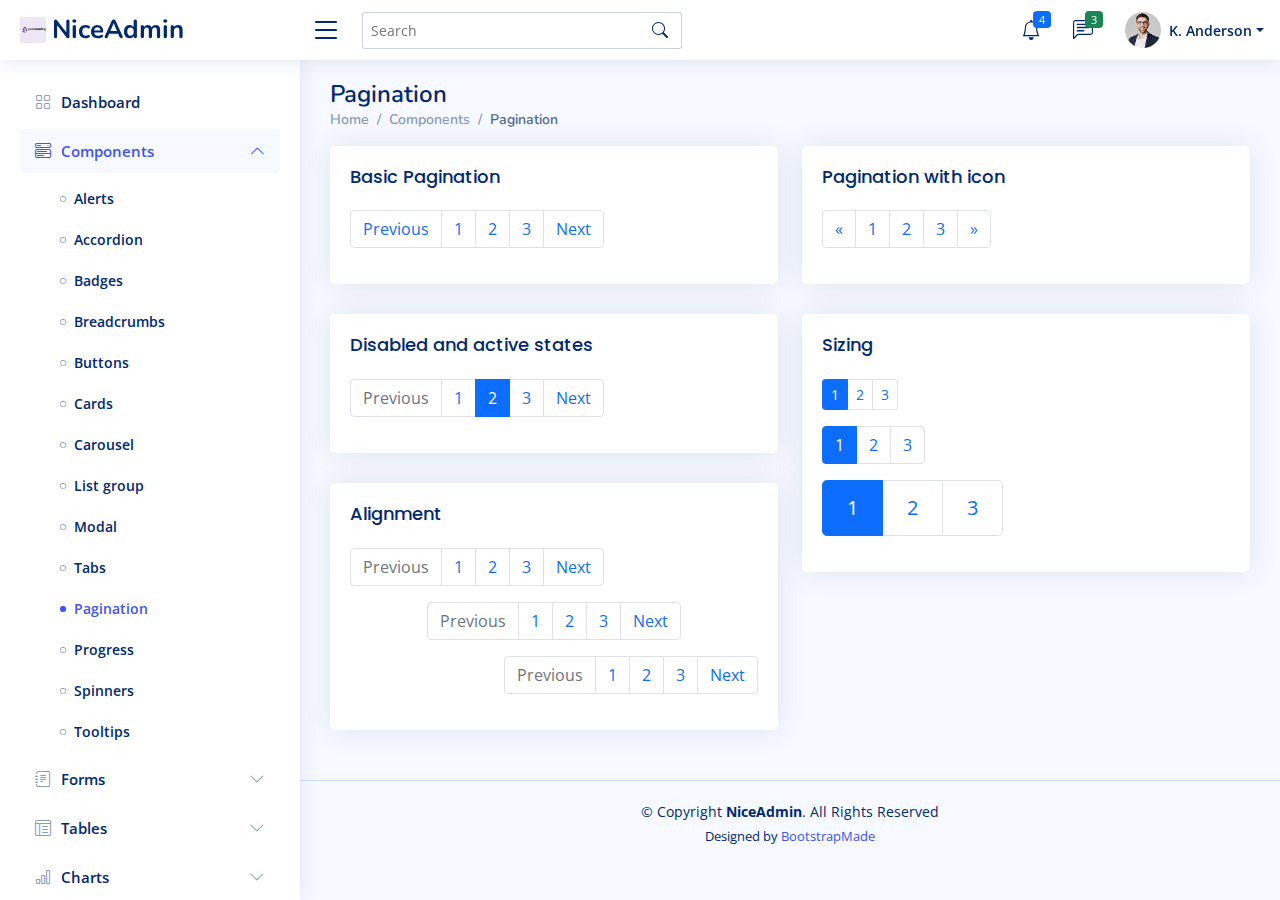
<file: components-pagination.html>
<!DOCTYPE html>
<html lang="en">

<head>
  <meta charset="utf-8">
  <meta content="width=device-width, initial-scale=1.0" name="viewport">

  <title>Components / Pagination - NiceAdmin Bootstrap Template</title>
  <meta content="" name="description">
  <meta content="" name="keywords">

  <!-- Favicons -->
  <link href="assets/img/favicon.png" rel="icon">
  <link href="assets/img/apple-touch-icon.png" rel="apple-touch-icon">

  <!-- Google Fonts -->
  <link href="https://fonts.gstatic.com" rel="preconnect">
  <link href="https://fonts.googleapis.com/css?family=Open+Sans:300,300i,400,400i,600,600i,700,700i|Nunito:300,300i,400,400i,600,600i,700,700i|Poppins:300,300i,400,400i,500,500i,600,600i,700,700i" rel="stylesheet">

  <!-- Vendor CSS Files -->
  <link href="assets/vendor/bootstrap/css/bootstrap.min.css" rel="stylesheet">
  <link href="assets/vendor/bootstrap-icons/bootstrap-icons.css" rel="stylesheet">
  <link href="assets/vendor/boxicons/css/boxicons.min.css" rel="stylesheet">
  <link href="assets/vendor/quill/quill.snow.css" rel="stylesheet">
  <link href="assets/vendor/quill/quill.bubble.css" rel="stylesheet">
  <link href="assets/vendor/remixicon/remixicon.css" rel="stylesheet">
  <link href="assets/vendor/simple-datatables/style.css" rel="stylesheet">

  <!-- Template Main CSS File -->
  <link href="assets/css/style.css" rel="stylesheet">

  <!-- =======================================================
  * Template Name: NiceAdmin - v2.2.2
  * Template URL: https://bootstrapmade.com/nice-admin-bootstrap-admin-html-template/
  * Author: BootstrapMade.com
  * License: https://bootstrapmade.com/license/
  ======================================================== -->
</head>

<body>

  <!-- ======= Header ======= -->
  <header id="header" class="header fixed-top d-flex align-items-center">

    <div class="d-flex align-items-center justify-content-between">
      <a href="index.html" class="logo d-flex align-items-center">
        <img src="assets/img/logo.png" alt="">
        <span class="d-none d-lg-block">NiceAdmin</span>
      </a>
      <i class="bi bi-list toggle-sidebar-btn"></i>
    </div><!-- End Logo -->

    <div class="search-bar">
      <form class="search-form d-flex align-items-center" method="POST" action="#">
        <input type="text" name="query" placeholder="Search" title="Enter search keyword">
        <button type="submit" title="Search"><i class="bi bi-search"></i></button>
      </form>
    </div><!-- End Search Bar -->

    <nav class="header-nav ms-auto">
      <ul class="d-flex align-items-center">

        <li class="nav-item d-block d-lg-none">
          <a class="nav-link nav-icon search-bar-toggle " href="#">
            <i class="bi bi-search"></i>
          </a>
        </li><!-- End Search Icon-->

        <li class="nav-item dropdown">

          <a class="nav-link nav-icon" href="#" data-bs-toggle="dropdown">
            <i class="bi bi-bell"></i>
            <span class="badge bg-primary badge-number">4</span>
          </a><!-- End Notification Icon -->

          <ul class="dropdown-menu dropdown-menu-end dropdown-menu-arrow notifications">
            <li class="dropdown-header">
              You have 4 new notifications
              <a href="#"><span class="badge rounded-pill bg-primary p-2 ms-2">View all</span></a>
            </li>
            <li>
              <hr class="dropdown-divider">
            </li>

            <li class="notification-item">
              <i class="bi bi-exclamation-circle text-warning"></i>
              <div>
                <h4>Lorem Ipsum</h4>
                <p>Quae dolorem earum veritatis oditseno</p>
                <p>30 min. ago</p>
              </div>
            </li>

            <li>
              <hr class="dropdown-divider">
            </li>

            <li class="notification-item">
              <i class="bi bi-x-circle text-danger"></i>
              <div>
                <h4>Atque rerum nesciunt</h4>
                <p>Quae dolorem earum veritatis oditseno</p>
                <p>1 hr. ago</p>
              </div>
            </li>

            <li>
              <hr class="dropdown-divider">
            </li>

            <li class="notification-item">
              <i class="bi bi-check-circle text-success"></i>
              <div>
                <h4>Sit rerum fuga</h4>
                <p>Quae dolorem earum veritatis oditseno</p>
                <p>2 hrs. ago</p>
              </div>
            </li>

            <li>
              <hr class="dropdown-divider">
            </li>

            <li class="notification-item">
              <i class="bi bi-info-circle text-primary"></i>
              <div>
                <h4>Dicta reprehenderit</h4>
                <p>Quae dolorem earum veritatis oditseno</p>
                <p>4 hrs. ago</p>
              </div>
            </li>

            <li>
              <hr class="dropdown-divider">
            </li>
            <li class="dropdown-footer">
              <a href="#">Show all notifications</a>
            </li>

          </ul><!-- End Notification Dropdown Items -->

        </li><!-- End Notification Nav -->

        <li class="nav-item dropdown">

          <a class="nav-link nav-icon" href="#" data-bs-toggle="dropdown">
            <i class="bi bi-chat-left-text"></i>
            <span class="badge bg-success badge-number">3</span>
          </a><!-- End Messages Icon -->

          <ul class="dropdown-menu dropdown-menu-end dropdown-menu-arrow messages">
            <li class="dropdown-header">
              You have 3 new messages
              <a href="#"><span class="badge rounded-pill bg-primary p-2 ms-2">View all</span></a>
            </li>
            <li>
              <hr class="dropdown-divider">
            </li>

            <li class="message-item">
              <a href="#">
                <img src="assets/img/messages-1.jpg" alt="" class="rounded-circle">
                <div>
                  <h4>Maria Hudson</h4>
                  <p>Velit asperiores et ducimus soluta repudiandae labore officia est ut...</p>
                  <p>4 hrs. ago</p>
                </div>
              </a>
            </li>
            <li>
              <hr class="dropdown-divider">
            </li>

            <li class="message-item">
              <a href="#">
                <img src="assets/img/messages-2.jpg" alt="" class="rounded-circle">
                <div>
                  <h4>Anna Nelson</h4>
                  <p>Velit asperiores et ducimus soluta repudiandae labore officia est ut...</p>
                  <p>6 hrs. ago</p>
                </div>
              </a>
            </li>
            <li>
              <hr class="dropdown-divider">
            </li>

            <li class="message-item">
              <a href="#">
                <img src="assets/img/messages-3.jpg" alt="" class="rounded-circle">
                <div>
                  <h4>David Muldon</h4>
                  <p>Velit asperiores et ducimus soluta repudiandae labore officia est ut...</p>
                  <p>8 hrs. ago</p>
                </div>
              </a>
            </li>
            <li>
              <hr class="dropdown-divider">
            </li>

            <li class="dropdown-footer">
              <a href="#">Show all messages</a>
            </li>

          </ul><!-- End Messages Dropdown Items -->

        </li><!-- End Messages Nav -->

        <li class="nav-item dropdown pe-3">

          <a class="nav-link nav-profile d-flex align-items-center pe-0" href="#" data-bs-toggle="dropdown">
            <img src="assets/img/profile-img.jpg" alt="Profile" class="rounded-circle">
            <span class="d-none d-md-block dropdown-toggle ps-2">K. Anderson</span>
          </a><!-- End Profile Iamge Icon -->

          <ul class="dropdown-menu dropdown-menu-end dropdown-menu-arrow profile">
            <li class="dropdown-header">
              <h6>Kevin Anderson</h6>
              <span>Web Designer</span>
            </li>
            <li>
              <hr class="dropdown-divider">
            </li>

            <li>
              <a class="dropdown-item d-flex align-items-center" href="users-profile.html">
                <i class="bi bi-person"></i>
                <span>My Profile</span>
              </a>
            </li>
            <li>
              <hr class="dropdown-divider">
            </li>

            <li>
              <a class="dropdown-item d-flex align-items-center" href="users-profile.html">
                <i class="bi bi-gear"></i>
                <span>Account Settings</span>
              </a>
            </li>
            <li>
              <hr class="dropdown-divider">
            </li>

            <li>
              <a class="dropdown-item d-flex align-items-center" href="pages-faq.html">
                <i class="bi bi-question-circle"></i>
                <span>Need Help?</span>
              </a>
            </li>
            <li>
              <hr class="dropdown-divider">
            </li>

            <li>
              <a class="dropdown-item d-flex align-items-center" href="#">
                <i class="bi bi-box-arrow-right"></i>
                <span>Sign Out</span>
              </a>
            </li>

          </ul><!-- End Profile Dropdown Items -->
        </li><!-- End Profile Nav -->

      </ul>
    </nav><!-- End Icons Navigation -->

  </header><!-- End Header -->

  <!-- ======= Sidebar ======= -->
  <aside id="sidebar" class="sidebar">

    <ul class="sidebar-nav" id="sidebar-nav">

      <li class="nav-item">
        <a class="nav-link collapsed" href="index.html">
          <i class="bi bi-grid"></i>
          <span>Dashboard</span>
        </a>
      </li><!-- End Dashboard Nav -->

      <li class="nav-item">
        <a class="nav-link " data-bs-target="#components-nav" data-bs-toggle="collapse" href="#">
          <i class="bi bi-menu-button-wide"></i><span>Components</span><i class="bi bi-chevron-down ms-auto"></i>
        </a>
        <ul id="components-nav" class="nav-content collapse show" data-bs-parent="#sidebar-nav">
          <li>
            <a href="components-alerts.html">
              <i class="bi bi-circle"></i><span>Alerts</span>
            </a>
          </li>
          <li>
            <a href="components-accordion.html">
              <i class="bi bi-circle"></i><span>Accordion</span>
            </a>
          </li>
          <li>
            <a href="components-badges.html">
              <i class="bi bi-circle"></i><span>Badges</span>
            </a>
          </li>
          <li>
            <a href="components-breadcrumbs.html">
              <i class="bi bi-circle"></i><span>Breadcrumbs</span>
            </a>
          </li>
          <li>
            <a href="components-buttons.html">
              <i class="bi bi-circle"></i><span>Buttons</span>
            </a>
          </li>
          <li>
            <a href="components-cards.html">
              <i class="bi bi-circle"></i><span>Cards</span>
            </a>
          </li>
          <li>
            <a href="components-carousel.html">
              <i class="bi bi-circle"></i><span>Carousel</span>
            </a>
          </li>
          <li>
            <a href="components-list-group.html">
              <i class="bi bi-circle"></i><span>List group</span>
            </a>
          </li>
          <li>
            <a href="components-modal.html">
              <i class="bi bi-circle"></i><span>Modal</span>
            </a>
          </li>
          <li>
            <a href="components-tabs.html">
              <i class="bi bi-circle"></i><span>Tabs</span>
            </a>
          </li>
          <li>
            <a href="components-pagination.html" class="active">
              <i class="bi bi-circle"></i><span>Pagination</span>
            </a>
          </li>
          <li>
            <a href="components-progress.html">
              <i class="bi bi-circle"></i><span>Progress</span>
            </a>
          </li>
          <li>
            <a href="components-spinners.html">
              <i class="bi bi-circle"></i><span>Spinners</span>
            </a>
          </li>
          <li>
            <a href="components-tooltips.html">
              <i class="bi bi-circle"></i><span>Tooltips</span>
            </a>
          </li>
        </ul>
      </li><!-- End Components Nav -->

      <li class="nav-item">
        <a class="nav-link collapsed" data-bs-target="#forms-nav" data-bs-toggle="collapse" href="#">
          <i class="bi bi-journal-text"></i><span>Forms</span><i class="bi bi-chevron-down ms-auto"></i>
        </a>
        <ul id="forms-nav" class="nav-content collapse " data-bs-parent="#sidebar-nav">
          <li>
            <a href="forms-elements.html">
              <i class="bi bi-circle"></i><span>Form Elements</span>
            </a>
          </li>
          <li>
            <a href="forms-layouts.html">
              <i class="bi bi-circle"></i><span>Form Layouts</span>
            </a>
          </li>
          <li>
            <a href="forms-editors.html">
              <i class="bi bi-circle"></i><span>Form Editors</span>
            </a>
          </li>
          <li>
            <a href="forms-validation.html">
              <i class="bi bi-circle"></i><span>Form Validation</span>
            </a>
          </li>
        </ul>
      </li><!-- End Forms Nav -->

      <li class="nav-item">
        <a class="nav-link collapsed" data-bs-target="#tables-nav" data-bs-toggle="collapse" href="#">
          <i class="bi bi-layout-text-window-reverse"></i><span>Tables</span><i class="bi bi-chevron-down ms-auto"></i>
        </a>
        <ul id="tables-nav" class="nav-content collapse " data-bs-parent="#sidebar-nav">
          <li>
            <a href="tables-general.html">
              <i class="bi bi-circle"></i><span>General Tables</span>
            </a>
          </li>
          <li>
            <a href="tables-data.html">
              <i class="bi bi-circle"></i><span>Data Tables</span>
            </a>
          </li>
        </ul>
      </li><!-- End Tables Nav -->

      <li class="nav-item">
        <a class="nav-link collapsed" data-bs-target="#charts-nav" data-bs-toggle="collapse" href="#">
          <i class="bi bi-bar-chart"></i><span>Charts</span><i class="bi bi-chevron-down ms-auto"></i>
        </a>
        <ul id="charts-nav" class="nav-content collapse " data-bs-parent="#sidebar-nav">
          <li>
            <a href="charts-chartjs.html">
              <i class="bi bi-circle"></i><span>Chart.js</span>
            </a>
          </li>
          <li>
            <a href="charts-apexcharts.html">
              <i class="bi bi-circle"></i><span>ApexCharts</span>
            </a>
          </li>
          <li>
            <a href="charts-echarts.html">
              <i class="bi bi-circle"></i><span>ECharts</span>
            </a>
          </li>
        </ul>
      </li><!-- End Charts Nav -->

      <li class="nav-item">
        <a class="nav-link collapsed" data-bs-target="#icons-nav" data-bs-toggle="collapse" href="#">
          <i class="bi bi-gem"></i><span>Icons</span><i class="bi bi-chevron-down ms-auto"></i>
        </a>
        <ul id="icons-nav" class="nav-content collapse " data-bs-parent="#sidebar-nav">
          <li>
            <a href="icons-bootstrap.html">
              <i class="bi bi-circle"></i><span>Bootstrap Icons</span>
            </a>
          </li>
          <li>
            <a href="icons-remix.html">
              <i class="bi bi-circle"></i><span>Remix Icons</span>
            </a>
          </li>
          <li>
            <a href="icons-boxicons.html">
              <i class="bi bi-circle"></i><span>Boxicons</span>
            </a>
          </li>
        </ul>
      </li><!-- End Icons Nav -->

      <li class="nav-heading">Pages</li>

      <li class="nav-item">
        <a class="nav-link collapsed" href="users-profile.html">
          <i class="bi bi-person"></i>
          <span>Profile</span>
        </a>
      </li><!-- End Profile Page Nav -->

      <li class="nav-item">
        <a class="nav-link collapsed" href="pages-faq.html">
          <i class="bi bi-question-circle"></i>
          <span>F.A.Q</span>
        </a>
      </li><!-- End F.A.Q Page Nav -->

      <li class="nav-item">
        <a class="nav-link collapsed" href="pages-contact.html">
          <i class="bi bi-envelope"></i>
          <span>Contact</span>
        </a>
      </li><!-- End Contact Page Nav -->

      <li class="nav-item">
        <a class="nav-link collapsed" href="pages-register.html">
          <i class="bi bi-card-list"></i>
          <span>Register</span>
        </a>
      </li><!-- End Register Page Nav -->

      <li class="nav-item">
        <a class="nav-link collapsed" href="pages-login.html">
          <i class="bi bi-box-arrow-in-right"></i>
          <span>Login</span>
        </a>
      </li><!-- End Login Page Nav -->

      <li class="nav-item">
        <a class="nav-link collapsed" href="pages-error-404.html">
          <i class="bi bi-dash-circle"></i>
          <span>Error 404</span>
        </a>
      </li><!-- End Error 404 Page Nav -->

      <li class="nav-item">
        <a class="nav-link collapsed" href="pages-blank.html">
          <i class="bi bi-file-earmark"></i>
          <span>Blank</span>
        </a>
      </li><!-- End Blank Page Nav -->

    </ul>

  </aside><!-- End Sidebar-->

  <main id="main" class="main">

    <div class="pagetitle">
      <h1>Pagination</h1>
      <nav>
        <ol class="breadcrumb">
          <li class="breadcrumb-item"><a href="index.html">Home</a></li>
          <li class="breadcrumb-item">Components</li>
          <li class="breadcrumb-item active">Pagination</li>
        </ol>
      </nav>
    </div><!-- End Page Title -->

    <section class="section">
      <div class="row">
        <div class="col-lg-6">

          <div class="card">
            <div class="card-body">
              <h5 class="card-title">Basic Pagination</h5>

              <!-- Basic Pagination -->
              <nav aria-label="Page navigation example">
                <ul class="pagination">
                  <li class="page-item"><a class="page-link" href="#">Previous</a></li>
                  <li class="page-item"><a class="page-link" href="#">1</a></li>
                  <li class="page-item"><a class="page-link" href="#">2</a></li>
                  <li class="page-item"><a class="page-link" href="#">3</a></li>
                  <li class="page-item"><a class="page-link" href="#">Next</a></li>
                </ul>
              </nav><!-- End Basic Pagination -->

            </div>
          </div>

          <div class="card">
            <div class="card-body">
              <h5 class="card-title">Disabled and active states</h5>

              <!-- Disabled and active states -->
              <nav aria-label="...">
                <ul class="pagination">
                  <li class="page-item disabled">
                    <a class="page-link" href="#" tabindex="-1" aria-disabled="true">Previous</a>
                  </li>
                  <li class="page-item"><a class="page-link" href="#">1</a></li>
                  <li class="page-item active" aria-current="page">
                    <a class="page-link" href="#">2</a>
                  </li>
                  <li class="page-item"><a class="page-link" href="#">3</a></li>
                  <li class="page-item">
                    <a class="page-link" href="#">Next</a>
                  </li>
                </ul>
              </nav><!-- End Disabled and active states -->

            </div>
          </div>

          <div class="card">
            <div class="card-body">
              <h5 class="card-title">Alignment</h5>

              <!-- Left/Start Pagination -->
              <nav aria-label="Page navigation example">
                <ul class="pagination">
                  <li class="page-item disabled">
                    <a class="page-link" href="#" tabindex="-1" aria-disabled="true">Previous</a>
                  </li>
                  <li class="page-item"><a class="page-link" href="#">1</a></li>
                  <li class="page-item"><a class="page-link" href="#">2</a></li>
                  <li class="page-item"><a class="page-link" href="#">3</a></li>
                  <li class="page-item">
                    <a class="page-link" href="#">Next</a>
                  </li>
                </ul>
              </nav><!-- End Left/Start Pagination -->

              <!-- Centered Pagination -->
              <nav aria-label="Page navigation example">
                <ul class="pagination justify-content-center">
                  <li class="page-item disabled">
                    <a class="page-link" href="#" tabindex="-1" aria-disabled="true">Previous</a>
                  </li>
                  <li class="page-item"><a class="page-link" href="#">1</a></li>
                  <li class="page-item"><a class="page-link" href="#">2</a></li>
                  <li class="page-item"><a class="page-link" href="#">3</a></li>
                  <li class="page-item">
                    <a class="page-link" href="#">Next</a>
                  </li>
                </ul>
              </nav><!-- End Centered Pagination -->

              <!-- Right/End Aligned Pagination -->
              <nav aria-label="Page navigation example">
                <ul class="pagination justify-content-end">
                  <li class="page-item disabled">
                    <a class="page-link" href="#" tabindex="-1" aria-disabled="true">Previous</a>
                  </li>
                  <li class="page-item"><a class="page-link" href="#">1</a></li>
                  <li class="page-item"><a class="page-link" href="#">2</a></li>
                  <li class="page-item"><a class="page-link" href="#">3</a></li>
                  <li class="page-item">
                    <a class="page-link" href="#">Next</a>
                  </li>
                </ul>
              </nav><!-- End Right/End Aligned Pagination -->

            </div>
          </div>

        </div>

        <div class="col-lg-6">

          <div class="card">
            <div class="card-body">
              <h5 class="card-title">Pagination with icon</h5>

              <!-- Pagination with icons -->
              <nav aria-label="Page navigation example">
                <ul class="pagination">
                  <li class="page-item">
                    <a class="page-link" href="#" aria-label="Previous">
                      <span aria-hidden="true">&laquo;</span>
                    </a>
                  </li>
                  <li class="page-item"><a class="page-link" href="#">1</a></li>
                  <li class="page-item"><a class="page-link" href="#">2</a></li>
                  <li class="page-item"><a class="page-link" href="#">3</a></li>
                  <li class="page-item">
                    <a class="page-link" href="#" aria-label="Next">
                      <span aria-hidden="true">&raquo;</span>
                    </a>
                  </li>
                </ul>
              </nav><!-- End Pagination with icons -->

            </div>
          </div>

          <div class="card">
            <div class="card-body">
              <h5 class="card-title">Sizing</h5>

              <!-- Small Sizing -->
              <nav aria-label="...">
                <ul class="pagination pagination-sm">
                  <li class="page-item active" aria-current="page">
                    <span class="page-link">1</span>
                  </li>
                  <li class="page-item"><a class="page-link" href="#">2</a></li>
                  <li class="page-item"><a class="page-link" href="#">3</a></li>
                </ul>
              </nav><!-- End Small Sizing -->

              <!-- Normal Sizing -->
              <nav aria-label="...">
                <ul class="pagination">
                  <li class="page-item active" aria-current="page">
                    <span class="page-link">1</span>
                  </li>
                  <li class="page-item"><a class="page-link" href="#">2</a></li>
                  <li class="page-item"><a class="page-link" href="#">3</a></li>
                </ul>
              </nav><!-- End Normal Sizing -->

              <!-- Large Sizing -->
              <nav aria-label="...">
                <ul class="pagination pagination-lg">
                  <li class="page-item active" aria-current="page">
                    <span class="page-link">1</span>
                  </li>
                  <li class="page-item"><a class="page-link" href="#">2</a></li>
                  <li class="page-item"><a class="page-link" href="#">3</a></li>
                </ul>
              </nav><!-- End Large Sizing -->

            </div>
          </div>

        </div>
      </div>
    </section>

  </main><!-- End #main -->

  <!-- ======= Footer ======= -->
  <footer id="footer" class="footer">
    <div class="copyright">
      &copy; Copyright <strong><span>NiceAdmin</span></strong>. All Rights Reserved
    </div>
    <div class="credits">
      <!-- All the links in the footer should remain intact. -->
      <!-- You can delete the links only if you purchased the pro version. -->
      <!-- Licensing information: https://bootstrapmade.com/license/ -->
      <!-- Purchase the pro version with working PHP/AJAX contact form: https://bootstrapmade.com/nice-admin-bootstrap-admin-html-template/ -->
      Designed by <a href="https://bootstrapmade.com/">BootstrapMade</a>
    </div>
  </footer><!-- End Footer -->

  <a href="#" class="back-to-top d-flex align-items-center justify-content-center"><i class="bi bi-arrow-up-short"></i></a>

  <!-- Vendor JS Files -->
  <script src="assets/vendor/apexcharts/apexcharts.min.js"></script>
  <script src="assets/vendor/bootstrap/js/bootstrap.bundle.min.js"></script>
  <script src="assets/vendor/chart.js/chart.min.js"></script>
  <script src="assets/vendor/echarts/echarts.min.js"></script>
  <script src="assets/vendor/quill/quill.min.js"></script>
  <script src="assets/vendor/simple-datatables/simple-datatables.js"></script>
  <script src="assets/vendor/tinymce/tinymce.min.js"></script>
  <script src="assets/vendor/php-email-form/validate.js"></script>

  <!-- Template Main JS File -->
  <script src="assets/js/main.js"></script>

</body>

</html>
</file>
<file: assets/vendor/quill/quill.snow.css>
/*!
 * Quill Editor v1.3.7
 * https://quilljs.com/
 * Copyright (c) 2014, Jason Chen
 * Copyright (c) 2013, salesforce.com
 */
.ql-container {
  box-sizing: border-box;
  font-family: Helvetica, Arial, sans-serif;
  font-size: 13px;
  height: 100%;
  margin: 0px;
  position: relative;
}
.ql-container.ql-disabled .ql-tooltip {
  visibility: hidden;
}
.ql-container.ql-disabled .ql-editor ul[data-checked] > li::before {
  pointer-events: none;
}
.ql-clipboard {
  left: -100000px;
  height: 1px;
  overflow-y: hidden;
  position: absolute;
  top: 50%;
}
.ql-clipboard p {
  margin: 0;
  padding: 0;
}
.ql-editor {
  box-sizing: border-box;
  line-height: 1.42;
  height: 100%;
  outline: none;
  overflow-y: auto;
  padding: 12px 15px;
  tab-size: 4;
  -moz-tab-size: 4;
  text-align: left;
  white-space: pre-wrap;
  word-wrap: break-word;
}
.ql-editor > * {
  cursor: text;
}
.ql-editor p,
.ql-editor ol,
.ql-editor ul,
.ql-editor pre,
.ql-editor blockquote,
.ql-editor h1,
.ql-editor h2,
.ql-editor h3,
.ql-editor h4,
.ql-editor h5,
.ql-editor h6 {
  margin: 0;
  padding: 0;
  counter-reset: list-1 list-2 list-3 list-4 list-5 list-6 list-7 list-8 list-9;
}
.ql-editor ol,
.ql-editor ul {
  padding-left: 1.5em;
}
.ql-editor ol > li,
.ql-editor ul > li {
  list-style-type: none;
}
.ql-editor ul > li::before {
  content: '\2022';
}
.ql-editor ul[data-checked=true],
.ql-editor ul[data-checked=false] {
  pointer-events: none;
}
.ql-editor ul[data-checked=true] > li *,
.ql-editor ul[data-checked=false] > li * {
  pointer-events: all;
}
.ql-editor ul[data-checked=true] > li::before,
.ql-editor ul[data-checked=false] > li::before {
  color: #777;
  cursor: pointer;
  pointer-events: all;
}
.ql-editor ul[data-checked=true] > li::before {
  content: '\2611';
}
.ql-editor ul[data-checked=false] > li::before {
  content: '\2610';
}
.ql-editor li::before {
  display: inline-block;
  white-space: nowrap;
  width: 1.2em;
}
.ql-editor li:not(.ql-direction-rtl)::before {
  margin-left: -1.5em;
  margin-right: 0.3em;
  text-align: right;
}
.ql-editor li.ql-direction-rtl::before {
  margin-left: 0.3em;
  margin-right: -1.5em;
}
.ql-editor ol li:not(.ql-direction-rtl),
.ql-editor ul li:not(.ql-direction-rtl) {
  padding-left: 1.5em;
}
.ql-editor ol li.ql-direction-rtl,
.ql-editor ul li.ql-direction-rtl {
  padding-right: 1.5em;
}
.ql-editor ol li {
  counter-reset: list-1 list-2 list-3 list-4 list-5 list-6 list-7 list-8 list-9;
  counter-increment: list-0;
}
.ql-editor ol li:before {
  content: counter(list-0, decimal) '. ';
}
.ql-editor ol li.ql-indent-1 {
  counter-increment: list-1;
}
.ql-editor ol li.ql-indent-1:before {
  content: counter(list-1, lower-alpha) '. ';
}
.ql-editor ol li.ql-indent-1 {
  counter-reset: list-2 list-3 list-4 list-5 list-6 list-7 list-8 list-9;
}
.ql-editor ol li.ql-indent-2 {
  counter-increment: list-2;
}
.ql-editor ol li.ql-indent-2:before {
  content: counter(list-2, lower-roman) '. ';
}
.ql-editor ol li.ql-indent-2 {
  counter-reset: list-3 list-4 list-5 list-6 list-7 list-8 list-9;
}
.ql-editor ol li.ql-indent-3 {
  counter-increment: list-3;
}
.ql-editor ol li.ql-indent-3:before {
  content: counter(list-3, decimal) '. ';
}
.ql-editor ol li.ql-indent-3 {
  counter-reset: list-4 list-5 list-6 list-7 list-8 list-9;
}
.ql-editor ol li.ql-indent-4 {
  counter-increment: list-4;
}
.ql-editor ol li.ql-indent-4:before {
  content: counter(list-4, lower-alpha) '. ';
}
.ql-editor ol li.ql-indent-4 {
  counter-reset: list-5 list-6 list-7 list-8 list-9;
}
.ql-editor ol li.ql-indent-5 {
  counter-increment: list-5;
}
.ql-editor ol li.ql-indent-5:before {
  content: counter(list-5, lower-roman) '. ';
}
.ql-editor ol li.ql-indent-5 {
  counter-reset: list-6 list-7 list-8 list-9;
}
.ql-editor ol li.ql-indent-6 {
  counter-increment: list-6;
}
.ql-editor ol li.ql-indent-6:before {
  content: counter(list-6, decimal) '. ';
}
.ql-editor ol li.ql-indent-6 {
  counter-reset: list-7 list-8 list-9;
}
.ql-editor ol li.ql-indent-7 {
  counter-increment: list-7;
}
.ql-editor ol li.ql-indent-7:before {
  content: counter(list-7, lower-alpha) '. ';
}
.ql-editor ol li.ql-indent-7 {
  counter-reset: list-8 list-9;
}
.ql-editor ol li.ql-indent-8 {
  counter-increment: list-8;
}
.ql-editor ol li.ql-indent-8:before {
  content: counter(list-8, lower-roman) '. ';
}
.ql-editor ol li.ql-indent-8 {
  counter-reset: list-9;
}
.ql-editor ol li.ql-indent-9 {
  counter-increment: list-9;
}
.ql-editor ol li.ql-indent-9:before {
  content: counter(list-9, decimal) '. ';
}
.ql-editor .ql-indent-1:not(.ql-direction-rtl) {
  padding-left: 3em;
}
.ql-editor li.ql-indent-1:not(.ql-direction-rtl) {
  padding-left: 4.5em;
}
.ql-editor .ql-indent-1.ql-direction-rtl.ql-align-right {
  padding-right: 3em;
}
.ql-editor li.ql-indent-1.ql-direction-rtl.ql-align-right {
  padding-right: 4.5em;
}
.ql-editor .ql-indent-2:not(.ql-direction-rtl) {
  padding-left: 6em;
}
.ql-editor li.ql-indent-2:not(.ql-direction-rtl) {
  padding-left: 7.5em;
}
.ql-editor .ql-indent-2.ql-direction-rtl.ql-align-right {
  padding-right: 6em;
}
.ql-editor li.ql-indent-2.ql-direction-rtl.ql-align-right {
  padding-right: 7.5em;
}
.ql-editor .ql-indent-3:not(.ql-direction-rtl) {
  padding-left: 9em;
}
.ql-editor li.ql-indent-3:not(.ql-direction-rtl) {
  padding-left: 10.5em;
}
.ql-editor .ql-indent-3.ql-direction-rtl.ql-align-right {
  padding-right: 9em;
}
.ql-editor li.ql-indent-3.ql-direction-rtl.ql-align-right {
  padding-right: 10.5em;
}
.ql-editor .ql-indent-4:not(.ql-direction-rtl) {
  padding-left: 12em;
}
.ql-editor li.ql-indent-4:not(.ql-direction-rtl) {
  padding-left: 13.5em;
}
.ql-editor .ql-indent-4.ql-direction-rtl.ql-align-right {
  padding-right: 12em;
}
.ql-editor li.ql-indent-4.ql-direction-rtl.ql-align-right {
  padding-right: 13.5em;
}
.ql-editor .ql-indent-5:not(.ql-direction-rtl) {
  padding-left: 15em;
}
.ql-editor li.ql-indent-5:not(.ql-direction-rtl) {
  padding-left: 16.5em;
}
.ql-editor .ql-indent-5.ql-direction-rtl.ql-align-right {
  padding-right: 15em;
}
.ql-editor li.ql-indent-5.ql-direction-rtl.ql-align-right {
  padding-right: 16.5em;
}
.ql-editor .ql-indent-6:not(.ql-direction-rtl) {
  padding-left: 18em;
}
.ql-editor li.ql-indent-6:not(.ql-direction-rtl) {
  padding-left: 19.5em;
}
.ql-editor .ql-indent-6.ql-direction-rtl.ql-align-right {
  padding-right: 18em;
}
.ql-editor li.ql-indent-6.ql-direction-rtl.ql-align-right {
  padding-right: 19.5em;
}
.ql-editor .ql-indent-7:not(.ql-direction-rtl) {
  padding-left: 21em;
}
.ql-editor li.ql-indent-7:not(.ql-direction-rtl) {
  padding-left: 22.5em;
}
.ql-editor .ql-indent-7.ql-direction-rtl.ql-align-right {
  padding-right: 21em;
}
.ql-editor li.ql-indent-7.ql-direction-rtl.ql-align-right {
  padding-right: 22.5em;
}
.ql-editor .ql-indent-8:not(.ql-direction-rtl) {
  padding-left: 24em;
}
.ql-editor li.ql-indent-8:not(.ql-direction-rtl) {
  padding-left: 25.5em;
}
.ql-editor .ql-indent-8.ql-direction-rtl.ql-align-right {
  padding-right: 24em;
}
.ql-editor li.ql-indent-8.ql-direction-rtl.ql-align-right {
  padding-right: 25.5em;
}
.ql-editor .ql-indent-9:not(.ql-direction-rtl) {
  padding-left: 27em;
}
.ql-editor li.ql-indent-9:not(.ql-direction-rtl) {
  padding-left: 28.5em;
}
.ql-editor .ql-indent-9.ql-direction-rtl.ql-align-right {
  padding-right: 27em;
}
.ql-editor li.ql-indent-9.ql-direction-rtl.ql-align-right {
  padding-right: 28.5em;
}
.ql-editor .ql-video {
  display: block;
  max-width: 100%;
}
.ql-editor .ql-video.ql-align-center {
  margin: 0 auto;
}
.ql-editor .ql-video.ql-align-right {
  margin: 0 0 0 auto;
}
.ql-editor .ql-bg-black {
  background-color: #000;
}
.ql-editor .ql-bg-red {
  background-color: #e60000;
}
.ql-editor .ql-bg-orange {
  background-color: #f90;
}
.ql-editor .ql-bg-yellow {
  background-color: #ff0;
}
.ql-editor .ql-bg-green {
  background-color: #008a00;
}
.ql-editor .ql-bg-blue {
  background-color: #06c;
}
.ql-editor .ql-bg-purple {
  background-color: #93f;
}
.ql-editor .ql-color-white {
  color: #fff;
}
.ql-editor .ql-color-red {
  color: #e60000;
}
.ql-editor .ql-color-orange {
  color: #f90;
}
.ql-editor .ql-color-yellow {
  color: #ff0;
}
.ql-editor .ql-color-green {
  color: #008a00;
}
.ql-editor .ql-color-blue {
  color: #06c;
}
.ql-editor .ql-color-purple {
  color: #93f;
}
.ql-editor .ql-font-serif {
  font-family: Georgia, Times New Roman, serif;
}
.ql-editor .ql-font-monospace {
  font-family: Monaco, Courier New, monospace;
}
.ql-editor .ql-size-small {
  font-size: 0.75em;
}
.ql-editor .ql-size-large {
  font-size: 1.5em;
}
.ql-editor .ql-size-huge {
  font-size: 2.5em;
}
.ql-editor .ql-direction-rtl {
  direction: rtl;
  text-align: inherit;
}
.ql-editor .ql-align-center {
  text-align: center;
}
.ql-editor .ql-align-justify {
  text-align: justify;
}
.ql-editor .ql-align-right {
  text-align: right;
}
.ql-editor.ql-blank::before {
  color: rgba(0,0,0,0.6);
  content: attr(data-placeholder);
  font-style: italic;
  left: 15px;
  pointer-events: none;
  position: absolute;
  right: 15px;
}
.ql-snow.ql-toolbar:after,
.ql-snow .ql-toolbar:after {
  clear: both;
  content: '';
  display: table;
}
.ql-snow.ql-toolbar button,
.ql-snow .ql-toolbar button {
  background: none;
  border: none;
  cursor: pointer;
  display: inline-block;
  float: left;
  height: 24px;
  padding: 3px 5px;
  width: 28px;
}
.ql-snow.ql-toolbar button svg,
.ql-snow .ql-toolbar button svg {
  float: left;
  height: 100%;
}
.ql-snow.ql-toolbar button:active:hover,
.ql-snow .ql-toolbar button:active:hover {
  outline: none;
}
.ql-snow.ql-toolbar input.ql-image[type=file],
.ql-snow .ql-toolbar input.ql-image[type=file] {
  display: none;
}
.ql-snow.ql-toolbar button:hover,
.ql-snow .ql-toolbar button:hover,
.ql-snow.ql-toolbar button:focus,
.ql-snow .ql-toolbar button:focus,
.ql-snow.ql-toolbar button.ql-active,
.ql-snow .ql-toolbar button.ql-active,
.ql-snow.ql-toolbar .ql-picker-label:hover,
.ql-snow .ql-toolbar .ql-picker-label:hover,
.ql-snow.ql-toolbar .ql-picker-label.ql-active,
.ql-snow .ql-toolbar .ql-picker-label.ql-active,
.ql-snow.ql-toolbar .ql-picker-item:hover,
.ql-snow .ql-toolbar .ql-picker-item:hover,
.ql-snow.ql-toolbar .ql-picker-item.ql-selected,
.ql-snow .ql-toolbar .ql-picker-item.ql-selected {
  color: #06c;
}
.ql-snow.ql-toolbar button:hover .ql-fill,
.ql-snow .ql-toolbar button:hover .ql-fill,
.ql-snow.ql-toolbar button:focus .ql-fill,
.ql-snow .ql-toolbar button:focus .ql-fill,
.ql-snow.ql-toolbar button.ql-active .ql-fill,
.ql-snow .ql-toolbar button.ql-active .ql-fill,
.ql-snow.ql-toolbar .ql-picker-label:hover .ql-fill,
.ql-snow .ql-toolbar .ql-picker-label:hover .ql-fill,
.ql-snow.ql-toolbar .ql-picker-label.ql-active .ql-fill,
.ql-snow .ql-toolbar .ql-picker-label.ql-active .ql-fill,
.ql-snow.ql-toolbar .ql-picker-item:hover .ql-fill,
.ql-snow .ql-toolbar .ql-picker-item:hover .ql-fill,
.ql-snow.ql-toolbar .ql-picker-item.ql-selected .ql-fill,
.ql-snow .ql-toolbar .ql-picker-item.ql-selected .ql-fill,
.ql-snow.ql-toolbar button:hover .ql-stroke.ql-fill,
.ql-snow .ql-toolbar button:hover .ql-stroke.ql-fill,
.ql-snow.ql-toolbar button:focus .ql-stroke.ql-fill,
.ql-snow .ql-toolbar button:focus .ql-stroke.ql-fill,
.ql-snow.ql-toolbar button.ql-active .ql-stroke.ql-fill,
.ql-snow .ql-toolbar button.ql-active .ql-stroke.ql-fill,
.ql-snow.ql-toolbar .ql-picker-label:hover .ql-stroke.ql-fill,
.ql-snow .ql-toolbar .ql-picker-label:hover .ql-stroke.ql-fill,
.ql-snow.ql-toolbar .ql-picker-label.ql-active .ql-stroke.ql-fill,
.ql-snow .ql-toolbar .ql-picker-label.ql-active .ql-stroke.ql-fill,
.ql-snow.ql-toolbar .ql-picker-item:hover .ql-stroke.ql-fill,
.ql-snow .ql-toolbar .ql-picker-item:hover .ql-stroke.ql-fill,
.ql-snow.ql-toolbar .ql-picker-item.ql-selected .ql-stroke.ql-fill,
.ql-snow .ql-toolbar .ql-picker-item.ql-selected .ql-stroke.ql-fill {
  fill: #06c;
}
.ql-snow.ql-toolbar button:hover .ql-stroke,
.ql-snow .ql-toolbar button:hover .ql-stroke,
.ql-snow.ql-toolbar button:focus .ql-stroke,
.ql-snow .ql-toolbar button:focus .ql-stroke,
.ql-snow.ql-toolbar button.ql-active .ql-stroke,
.ql-snow .ql-toolbar button.ql-active .ql-stroke,
.ql-snow.ql-toolbar .ql-picker-label:hover .ql-stroke,
.ql-snow .ql-toolbar .ql-picker-label:hover .ql-stroke,
.ql-snow.ql-toolbar .ql-picker-label.ql-active .ql-stroke,
.ql-snow .ql-toolbar .ql-picker-label.ql-active .ql-stroke,
.ql-snow.ql-toolbar .ql-picker-item:hover .ql-stroke,
.ql-snow .ql-toolbar .ql-picker-item:hover .ql-stroke,
.ql-snow.ql-toolbar .ql-picker-item.ql-selected .ql-stroke,
.ql-snow .ql-toolbar .ql-picker-item.ql-selected .ql-stroke,
.ql-snow.ql-toolbar button:hover .ql-stroke-miter,
.ql-snow .ql-toolbar button:hover .ql-stroke-miter,
.ql-snow.ql-toolbar button:focus .ql-stroke-miter,
.ql-snow .ql-toolbar button:focus .ql-stroke-miter,
.ql-snow.ql-toolbar button.ql-active .ql-stroke-miter,
.ql-snow .ql-toolbar button.ql-active .ql-stroke-miter,
.ql-snow.ql-toolbar .ql-picker-label:hover .ql-stroke-miter,
.ql-snow .ql-toolbar .ql-picker-label:hover .ql-stroke-miter,
.ql-snow.ql-toolbar .ql-picker-label.ql-active .ql-stroke-miter,
.ql-snow .ql-toolbar .ql-picker-label.ql-active .ql-stroke-miter,
.ql-snow.ql-toolbar .ql-picker-item:hover .ql-stroke-miter,
.ql-snow .ql-toolbar .ql-picker-item:hover .ql-stroke-miter,
.ql-snow.ql-toolbar .ql-picker-item.ql-selected .ql-stroke-miter,
.ql-snow .ql-toolbar .ql-picker-item.ql-selected .ql-stroke-miter {
  stroke: #06c;
}
@media (pointer: coarse) {
  .ql-snow.ql-toolbar button:hover:not(.ql-active),
  .ql-snow .ql-toolbar button:hover:not(.ql-active) {
    color: #444;
  }
  .ql-snow.ql-toolbar button:hover:not(.ql-active) .ql-fill,
  .ql-snow .ql-toolbar button:hover:not(.ql-active) .ql-fill,
  .ql-snow.ql-toolbar button:hover:not(.ql-active) .ql-stroke.ql-fill,
  .ql-snow .ql-toolbar button:hover:not(.ql-active) .ql-stroke.ql-fill {
    fill: #444;
  }
  .ql-snow.ql-toolbar button:hover:not(.ql-active) .ql-stroke,
  .ql-snow .ql-toolbar button:hover:not(.ql-active) .ql-stroke,
  .ql-snow.ql-toolbar button:hover:not(.ql-active) .ql-stroke-miter,
  .ql-snow .ql-toolbar button:hover:not(.ql-active) .ql-stroke-miter {
    stroke: #444;
  }
}
.ql-snow {
  box-sizing: border-box;
}
.ql-snow * {
  box-sizing: border-box;
}
.ql-snow .ql-hidden {
  display: none;
}
.ql-snow .ql-out-bottom,
.ql-snow .ql-out-top {
  visibility: hidden;
}
.ql-snow .ql-tooltip {
  position: absolute;
  transform: translateY(10px);
}
.ql-snow .ql-tooltip a {
  cursor: pointer;
  text-decoration: none;
}
.ql-snow .ql-tooltip.ql-flip {
  transform: translateY(-10px);
}
.ql-snow .ql-formats {
  display: inline-block;
  vertical-align: middle;
}
.ql-snow .ql-formats:after {
  clear: both;
  content: '';
  display: table;
}
.ql-snow .ql-stroke {
  fill: none;
  stroke: #444;
  stroke-linecap: round;
  stroke-linejoin: round;
  stroke-width: 2;
}
.ql-snow .ql-stroke-miter {
  fill: none;
  stroke: #444;
  stroke-miterlimit: 10;
  stroke-width: 2;
}
.ql-snow .ql-fill,
.ql-snow .ql-stroke.ql-fill {
  fill: #444;
}
.ql-snow .ql-empty {
  fill: none;
}
.ql-snow .ql-even {
  fill-rule: evenodd;
}
.ql-snow .ql-thin,
.ql-snow .ql-stroke.ql-thin {
  stroke-width: 1;
}
.ql-snow .ql-transparent {
  opacity: 0.4;
}
.ql-snow .ql-direction svg:last-child {
  display: none;
}
.ql-snow .ql-direction.ql-active svg:last-child {
  display: inline;
}
.ql-snow .ql-direction.ql-active svg:first-child {
  display: none;
}
.ql-snow .ql-editor h1 {
  font-size: 2em;
}
.ql-snow .ql-editor h2 {
  font-size: 1.5em;
}
.ql-snow .ql-editor h3 {
  font-size: 1.17em;
}
.ql-snow .ql-editor h4 {
  font-size: 1em;
}
.ql-snow .ql-editor h5 {
  font-size: 0.83em;
}
.ql-snow .ql-editor h6 {
  font-size: 0.67em;
}
.ql-snow .ql-editor a {
  text-decoration: underline;
}
.ql-snow .ql-editor blockquote {
  border-left: 4px solid #ccc;
  margin-bottom: 5px;
  margin-top: 5px;
  padding-left: 16px;
}
.ql-snow .ql-editor code,
.ql-snow .ql-editor pre {
  background-color: #f0f0f0;
  border-radius: 3px;
}
.ql-snow .ql-editor pre {
  white-space: pre-wrap;
  margin-bottom: 5px;
  margin-top: 5px;
  padding: 5px 10px;
}
.ql-snow .ql-editor code {
  font-size: 85%;
  padding: 2px 4px;
}
.ql-snow .ql-editor pre.ql-syntax {
  background-color: #23241f;
  color: #f8f8f2;
  overflow: visible;
}
.ql-snow .ql-editor img {
  max-width: 100%;
}
.ql-snow .ql-picker {
  color: #444;
  display: inline-block;
  float: left;
  font-size: 14px;
  font-weight: 500;
  height: 24px;
  position: relative;
  vertical-align: middle;
}
.ql-snow .ql-picker-label {
  cursor: pointer;
  display: inline-block;
  height: 100%;
  padding-left: 8px;
  padding-right: 2px;
  position: relative;
  width: 100%;
}
.ql-snow .ql-picker-label::before {
  display: inline-block;
  line-height: 22px;
}
.ql-snow .ql-picker-options {
  background-color: #fff;
  display: none;
  min-width: 100%;
  padding: 4px 8px;
  position: absolute;
  white-space: nowrap;
}
.ql-snow .ql-picker-options .ql-picker-item {
  cursor: pointer;
  display: block;
  padding-bottom: 5px;
  padding-top: 5px;
}
.ql-snow .ql-picker.ql-expanded .ql-picker-label {
  color: #ccc;
  z-index: 2;
}
.ql-snow .ql-picker.ql-expanded .ql-picker-label .ql-fill {
  fill: #ccc;
}
.ql-snow .ql-picker.ql-expanded .ql-picker-label .ql-stroke {
  stroke: #ccc;
}
.ql-snow .ql-picker.ql-expanded .ql-picker-options {
  display: block;
  margin-top: -1px;
  top: 100%;
  z-index: 1;
}
.ql-snow .ql-color-picker,
.ql-snow .ql-icon-picker {
  width: 28px;
}
.ql-snow .ql-color-picker .ql-picker-label,
.ql-snow .ql-icon-picker .ql-picker-label {
  padding: 2px 4px;
}
.ql-snow .ql-color-picker .ql-picker-label svg,
.ql-snow .ql-icon-picker .ql-picker-label svg {
  right: 4px;
}
.ql-snow .ql-icon-picker .ql-picker-options {
  padding: 4px 0px;
}
.ql-snow .ql-icon-picker .ql-picker-item {
  height: 24px;
  width: 24px;
  padding: 2px 4px;
}
.ql-snow .ql-color-picker .ql-picker-options {
  padding: 3px 5px;
  width: 152px;
}
.ql-snow .ql-color-picker .ql-picker-item {
  border: 1px solid transparent;
  float: left;
  height: 16px;
  margin: 2px;
  padding: 0px;
  width: 16px;
}
.ql-snow .ql-picker:not(.ql-color-picker):not(.ql-icon-picker) svg {
  position: absolute;
  margin-top: -9px;
  right: 0;
  top: 50%;
  width: 18px;
}
.ql-snow .ql-picker.ql-header .ql-picker-label[data-label]:not([data-label=''])::before,
.ql-snow .ql-picker.ql-font .ql-picker-label[data-label]:not([data-label=''])::before,
.ql-snow .ql-picker.ql-size .ql-picker-label[data-label]:not([data-label=''])::before,
.ql-snow .ql-picker.ql-header .ql-picker-item[data-label]:not([data-label=''])::before,
.ql-snow .ql-picker.ql-font .ql-picker-item[data-label]:not([data-label=''])::before,
.ql-snow .ql-picker.ql-size .ql-picker-item[data-label]:not([data-label=''])::before {
  content: attr(data-label);
}
.ql-snow .ql-picker.ql-header {
  width: 98px;
}
.ql-snow .ql-picker.ql-header .ql-picker-label::before,
.ql-snow .ql-picker.ql-header .ql-picker-item::before {
  content: 'Normal';
}
.ql-snow .ql-picker.ql-header .ql-picker-label[data-value="1"]::before,
.ql-snow .ql-picker.ql-header .ql-picker-item[data-value="1"]::before {
  content: 'Heading 1';
}
.ql-snow .ql-picker.ql-header .ql-picker-label[data-value="2"]::before,
.ql-snow .ql-picker.ql-header .ql-picker-item[data-value="2"]::before {
  content: 'Heading 2';
}
.ql-snow .ql-picker.ql-header .ql-picker-label[data-value="3"]::before,
.ql-snow .ql-picker.ql-header .ql-picker-item[data-value="3"]::before {
  content: 'Heading 3';
}
.ql-snow .ql-picker.ql-header .ql-picker-label[data-value="4"]::before,
.ql-snow .ql-picker.ql-header .ql-picker-item[data-value="4"]::before {
  content: 'Heading 4';
}
.ql-snow .ql-picker.ql-header .ql-picker-label[data-value="5"]::before,
.ql-snow .ql-picker.ql-header .ql-picker-item[data-value="5"]::before {
  content: 'Heading 5';
}
.ql-snow .ql-picker.ql-header .ql-picker-label[data-value="6"]::before,
.ql-snow .ql-picker.ql-header .ql-picker-item[data-value="6"]::before {
  content: 'Heading 6';
}
.ql-snow .ql-picker.ql-header .ql-picker-item[data-value="1"]::before {
  font-size: 2em;
}
.ql-snow .ql-picker.ql-header .ql-picker-item[data-value="2"]::before {
  font-size: 1.5em;
}
.ql-snow .ql-picker.ql-header .ql-picker-item[data-value="3"]::before {
  font-size: 1.17em;
}
.ql-snow .ql-picker.ql-header .ql-picker-item[data-value="4"]::before {
  font-size: 1em;
}
.ql-snow .ql-picker.ql-header .ql-picker-item[data-value="5"]::before {
  font-size: 0.83em;
}
.ql-snow .ql-picker.ql-header .ql-picker-item[data-value="6"]::before {
  font-size: 0.67em;
}
.ql-snow .ql-picker.ql-font {
  width: 108px;
}
.ql-snow .ql-picker.ql-font .ql-picker-label::before,
.ql-snow .ql-picker.ql-font .ql-picker-item::before {
  content: 'Sans Serif';
}
.ql-snow .ql-picker.ql-font .ql-picker-label[data-value=serif]::before,
.ql-snow .ql-picker.ql-font .ql-picker-item[data-value=serif]::before {
  content: 'Serif';
}
.ql-snow .ql-picker.ql-font .ql-picker-label[data-value=monospace]::before,
.ql-snow .ql-picker.ql-font .ql-picker-item[data-value=monospace]::before {
  content: 'Monospace';
}
.ql-snow .ql-picker.ql-font .ql-picker-item[data-value=serif]::before {
  font-family: Georgia, Times New Roman, serif;
}
.ql-snow .ql-picker.ql-font .ql-picker-item[data-value=monospace]::before {
  font-family: Monaco, Courier New, monospace;
}
.ql-snow .ql-picker.ql-size {
  width: 98px;
}
.ql-snow .ql-picker.ql-size .ql-picker-label::before,
.ql-snow .ql-picker.ql-size .ql-picker-item::before {
  content: 'Normal';
}
.ql-snow .ql-picker.ql-size .ql-picker-label[data-value=small]::before,
.ql-snow .ql-picker.ql-size .ql-picker-item[data-value=small]::before {
  content: 'Small';
}
.ql-snow .ql-picker.ql-size .ql-picker-label[data-value=large]::before,
.ql-snow .ql-picker.ql-size .ql-picker-item[data-value=large]::before {
  content: 'Large';
}
.ql-snow .ql-picker.ql-size .ql-picker-label[data-value=huge]::before,
.ql-snow .ql-picker.ql-size .ql-picker-item[data-value=huge]::before {
  content: 'Huge';
}
.ql-snow .ql-picker.ql-size .ql-picker-item[data-value=small]::before {
  font-size: 10px;
}
.ql-snow .ql-picker.ql-size .ql-picker-item[data-value=large]::before {
  font-size: 18px;
}
.ql-snow .ql-picker.ql-size .ql-picker-item[data-value=huge]::before {
  font-size: 32px;
}
.ql-snow .ql-color-picker.ql-background .ql-picker-item {
  background-color: #fff;
}
.ql-snow .ql-color-picker.ql-color .ql-picker-item {
  background-color: #000;
}
.ql-toolbar.ql-snow {
  border: 1px solid #ccc;
  box-sizing: border-box;
  font-family: 'Helvetica Neue', 'Helvetica', 'Arial', sans-serif;
  padding: 8px;
}
.ql-toolbar.ql-snow .ql-formats {
  margin-right: 15px;
}
.ql-toolbar.ql-snow .ql-picker-label {
  border: 1px solid transparent;
}
.ql-toolbar.ql-snow .ql-picker-options {
  border: 1px solid transparent;
  box-shadow: rgba(0,0,0,0.2) 0 2px 8px;
}
.ql-toolbar.ql-snow .ql-picker.ql-expanded .ql-picker-label {
  border-color: #ccc;
}
.ql-toolbar.ql-snow .ql-picker.ql-expanded .ql-picker-options {
  border-color: #ccc;
}
.ql-toolbar.ql-snow .ql-color-picker .ql-picker-item.ql-selected,
.ql-toolbar.ql-snow .ql-color-picker .ql-picker-item:hover {
  border-color: #000;
}
.ql-toolbar.ql-snow + .ql-container.ql-snow {
  border-top: 0px;
}
.ql-snow .ql-tooltip {
  background-color: #fff;
  border: 1px solid #ccc;
  box-shadow: 0px 0px 5px #ddd;
  color: #444;
  padding: 5px 12px;
  white-space: nowrap;
}
.ql-snow .ql-tooltip::before {
  content: "Visit URL:";
  line-height: 26px;
  margin-right: 8px;
}
.ql-snow .ql-tooltip input[type=text] {
  display: none;
  border: 1px solid #ccc;
  font-size: 13px;
  height: 26px;
  margin: 0px;
  padding: 3px 5px;
  width: 170px;
}
.ql-snow .ql-tooltip a.ql-preview {
  display: inline-block;
  max-width: 200px;
  overflow-x: hidden;
  text-overflow: ellipsis;
  vertical-align: top;
}
.ql-snow .ql-tooltip a.ql-action::after {
  border-right: 1px solid #ccc;
  content: 'Edit';
  margin-left: 16px;
  padding-right: 8px;
}
.ql-snow .ql-tooltip a.ql-remove::before {
  content: 'Remove';
  margin-left: 8px;
}
.ql-snow .ql-tooltip a {
  line-height: 26px;
}
.ql-snow .ql-tooltip.ql-editing a.ql-preview,
.ql-snow .ql-tooltip.ql-editing a.ql-remove {
  display: none;
}
.ql-snow .ql-tooltip.ql-editing input[type=text] {
  display: inline-block;
}
.ql-snow .ql-tooltip.ql-editing a.ql-action::after {
  border-right: 0px;
  content: 'Save';
  padding-right: 0px;
}
.ql-snow .ql-tooltip[data-mode=link]::before {
  content: "Enter link:";
}
.ql-snow .ql-tooltip[data-mode=formula]::before {
  content: "Enter formula:";
}
.ql-snow .ql-tooltip[data-mode=video]::before {
  content: "Enter video:";
}
.ql-snow a {
  color: #06c;
}
.ql-container.ql-snow {
  border: 1px solid #ccc;
}
</file>
<file: assets/vendor/quill/quill.bubble.css>
/*!
 * Quill Editor v1.3.7
 * https://quilljs.com/
 * Copyright (c) 2014, Jason Chen
 * Copyright (c) 2013, salesforce.com
 */
.ql-container {
  box-sizing: border-box;
  font-family: Helvetica, Arial, sans-serif;
  font-size: 13px;
  height: 100%;
  margin: 0px;
  position: relative;
}
.ql-container.ql-disabled .ql-tooltip {
  visibility: hidden;
}
.ql-container.ql-disabled .ql-editor ul[data-checked] > li::before {
  pointer-events: none;
}
.ql-clipboard {
  left: -100000px;
  height: 1px;
  overflow-y: hidden;
  position: absolute;
  top: 50%;
}
.ql-clipboard p {
  margin: 0;
  padding: 0;
}
.ql-editor {
  box-sizing: border-box;
  line-height: 1.42;
  height: 100%;
  outline: none;
  overflow-y: auto;
  padding: 12px 15px;
  tab-size: 4;
  -moz-tab-size: 4;
  text-align: left;
  white-space: pre-wrap;
  word-wrap: break-word;
}
.ql-editor > * {
  cursor: text;
}
.ql-editor p,
.ql-editor ol,
.ql-editor ul,
.ql-editor pre,
.ql-editor blockquote,
.ql-editor h1,
.ql-editor h2,
.ql-editor h3,
.ql-editor h4,
.ql-editor h5,
.ql-editor h6 {
  margin: 0;
  padding: 0;
  counter-reset: list-1 list-2 list-3 list-4 list-5 list-6 list-7 list-8 list-9;
}
.ql-editor ol,
.ql-editor ul {
  padding-left: 1.5em;
}
.ql-editor ol > li,
.ql-editor ul > li {
  list-style-type: none;
}
.ql-editor ul > li::before {
  content: '\2022';
}
.ql-editor ul[data-checked=true],
.ql-editor ul[data-checked=false] {
  pointer-events: none;
}
.ql-editor ul[data-checked=true] > li *,
.ql-editor ul[data-checked=false] > li * {
  pointer-events: all;
}
.ql-editor ul[data-checked=true] > li::before,
.ql-editor ul[data-checked=false] > li::before {
  color: #777;
  cursor: pointer;
  pointer-events: all;
}
.ql-editor ul[data-checked=true] > li::before {
  content: '\2611';
}
.ql-editor ul[data-checked=false] > li::before {
  content: '\2610';
}
.ql-editor li::before {
  display: inline-block;
  white-space: nowrap;
  width: 1.2em;
}
.ql-editor li:not(.ql-direction-rtl)::before {
  margin-left: -1.5em;
  margin-right: 0.3em;
  text-align: right;
}
.ql-editor li.ql-direction-rtl::before {
  margin-left: 0.3em;
  margin-right: -1.5em;
}
.ql-editor ol li:not(.ql-direction-rtl),
.ql-editor ul li:not(.ql-direction-rtl) {
  padding-left: 1.5em;
}
.ql-editor ol li.ql-direction-rtl,
.ql-editor ul li.ql-direction-rtl {
  padding-right: 1.5em;
}
.ql-editor ol li {
  counter-reset: list-1 list-2 list-3 list-4 list-5 list-6 list-7 list-8 list-9;
  counter-increment: list-0;
}
.ql-editor ol li:before {
  content: counter(list-0, decimal) '. ';
}
.ql-editor ol li.ql-indent-1 {
  counter-increment: list-1;
}
.ql-editor ol li.ql-indent-1:before {
  content: counter(list-1, lower-alpha) '. ';
}
.ql-editor ol li.ql-indent-1 {
  counter-reset: list-2 list-3 list-4 list-5 list-6 list-7 list-8 list-9;
}
.ql-editor ol li.ql-indent-2 {
  counter-increment: list-2;
}
.ql-editor ol li.ql-indent-2:before {
  content: counter(list-2, lower-roman) '. ';
}
.ql-editor ol li.ql-indent-2 {
  counter-reset: list-3 list-4 list-5 list-6 list-7 list-8 list-9;
}
.ql-editor ol li.ql-indent-3 {
  counter-increment: list-3;
}
.ql-editor ol li.ql-indent-3:before {
  content: counter(list-3, decimal) '. ';
}
.ql-editor ol li.ql-indent-3 {
  counter-reset: list-4 list-5 list-6 list-7 list-8 list-9;
}
.ql-editor ol li.ql-indent-4 {
  counter-increment: list-4;
}
.ql-editor ol li.ql-indent-4:before {
  content: counter(list-4, lower-alpha) '. ';
}
.ql-editor ol li.ql-indent-4 {
  counter-reset: list-5 list-6 list-7 list-8 list-9;
}
.ql-editor ol li.ql-indent-5 {
  counter-increment: list-5;
}
.ql-editor ol li.ql-indent-5:before {
  content: counter(list-5, lower-roman) '. ';
}
.ql-editor ol li.ql-indent-5 {
  counter-reset: list-6 list-7 list-8 list-9;
}
.ql-editor ol li.ql-indent-6 {
  counter-increment: list-6;
}
.ql-editor ol li.ql-indent-6:before {
  content: counter(list-6, decimal) '. ';
}
.ql-editor ol li.ql-indent-6 {
  counter-reset: list-7 list-8 list-9;
}
.ql-editor ol li.ql-indent-7 {
  counter-increment: list-7;
}
.ql-editor ol li.ql-indent-7:before {
  content: counter(list-7, lower-alpha) '. ';
}
.ql-editor ol li.ql-indent-7 {
  counter-reset: list-8 list-9;
}
.ql-editor ol li.ql-indent-8 {
  counter-increment: list-8;
}
.ql-editor ol li.ql-indent-8:before {
  content: counter(list-8, lower-roman) '. ';
}
.ql-editor ol li.ql-indent-8 {
  counter-reset: list-9;
}
.ql-editor ol li.ql-indent-9 {
  counter-increment: list-9;
}
.ql-editor ol li.ql-indent-9:before {
  content: counter(list-9, decimal) '. ';
}
.ql-editor .ql-indent-1:not(.ql-direction-rtl) {
  padding-left: 3em;
}
.ql-editor li.ql-indent-1:not(.ql-direction-rtl) {
  padding-left: 4.5em;
}
.ql-editor .ql-indent-1.ql-direction-rtl.ql-align-right {
  padding-right: 3em;
}
.ql-editor li.ql-indent-1.ql-direction-rtl.ql-align-right {
  padding-right: 4.5em;
}
.ql-editor .ql-indent-2:not(.ql-direction-rtl) {
  padding-left: 6em;
}
.ql-editor li.ql-indent-2:not(.ql-direction-rtl) {
  padding-left: 7.5em;
}
.ql-editor .ql-indent-2.ql-direction-rtl.ql-align-right {
  padding-right: 6em;
}
.ql-editor li.ql-indent-2.ql-direction-rtl.ql-align-right {
  padding-right: 7.5em;
}
.ql-editor .ql-indent-3:not(.ql-direction-rtl) {
  padding-left: 9em;
}
.ql-editor li.ql-indent-3:not(.ql-direction-rtl) {
  padding-left: 10.5em;
}
.ql-editor .ql-indent-3.ql-direction-rtl.ql-align-right {
  padding-right: 9em;
}
.ql-editor li.ql-indent-3.ql-direction-rtl.ql-align-right {
  padding-right: 10.5em;
}
.ql-editor .ql-indent-4:not(.ql-direction-rtl) {
  padding-left: 12em;
}
.ql-editor li.ql-indent-4:not(.ql-direction-rtl) {
  padding-left: 13.5em;
}
.ql-editor .ql-indent-4.ql-direction-rtl.ql-align-right {
  padding-right: 12em;
}
.ql-editor li.ql-indent-4.ql-direction-rtl.ql-align-right {
  padding-right: 13.5em;
}
.ql-editor .ql-indent-5:not(.ql-direction-rtl) {
  padding-left: 15em;
}
.ql-editor li.ql-indent-5:not(.ql-direction-rtl) {
  padding-left: 16.5em;
}
.ql-editor .ql-indent-5.ql-direction-rtl.ql-align-right {
  padding-right: 15em;
}
.ql-editor li.ql-indent-5.ql-direction-rtl.ql-align-right {
  padding-right: 16.5em;
}
.ql-editor .ql-indent-6:not(.ql-direction-rtl) {
  padding-left: 18em;
}
.ql-editor li.ql-indent-6:not(.ql-direction-rtl) {
  padding-left: 19.5em;
}
.ql-editor .ql-indent-6.ql-direction-rtl.ql-align-right {
  padding-right: 18em;
}
.ql-editor li.ql-indent-6.ql-direction-rtl.ql-align-right {
  padding-right: 19.5em;
}
.ql-editor .ql-indent-7:not(.ql-direction-rtl) {
  padding-left: 21em;
}
.ql-editor li.ql-indent-7:not(.ql-direction-rtl) {
  padding-left: 22.5em;
}
.ql-editor .ql-indent-7.ql-direction-rtl.ql-align-right {
  padding-right: 21em;
}
.ql-editor li.ql-indent-7.ql-direction-rtl.ql-align-right {
  padding-right: 22.5em;
}
.ql-editor .ql-indent-8:not(.ql-direction-rtl) {
  padding-left: 24em;
}
.ql-editor li.ql-indent-8:not(.ql-direction-rtl) {
  padding-left: 25.5em;
}
.ql-editor .ql-indent-8.ql-direction-rtl.ql-align-right {
  padding-right: 24em;
}
.ql-editor li.ql-indent-8.ql-direction-rtl.ql-align-right {
  padding-right: 25.5em;
}
.ql-editor .ql-indent-9:not(.ql-direction-rtl) {
  padding-left: 27em;
}
.ql-editor li.ql-indent-9:not(.ql-direction-rtl) {
  padding-left: 28.5em;
}
.ql-editor .ql-indent-9.ql-direction-rtl.ql-align-right {
  padding-right: 27em;
}
.ql-editor li.ql-indent-9.ql-direction-rtl.ql-align-right {
  padding-right: 28.5em;
}
.ql-editor .ql-video {
  display: block;
  max-width: 100%;
}
.ql-editor .ql-video.ql-align-center {
  margin: 0 auto;
}
.ql-editor .ql-video.ql-align-right {
  margin: 0 0 0 auto;
}
.ql-editor .ql-bg-black {
  background-color: #000;
}
.ql-editor .ql-bg-red {
  background-color: #e60000;
}
.ql-editor .ql-bg-orange {
  background-color: #f90;
}
.ql-editor .ql-bg-yellow {
  background-color: #ff0;
}
.ql-editor .ql-bg-green {
  background-color: #008a00;
}
.ql-editor .ql-bg-blue {
  background-color: #06c;
}
.ql-editor .ql-bg-purple {
  background-color: #93f;
}
.ql-editor .ql-color-white {
  color: #fff;
}
.ql-editor .ql-color-red {
  color: #e60000;
}
.ql-editor .ql-color-orange {
  color: #f90;
}
.ql-editor .ql-color-yellow {
  color: #ff0;
}
.ql-editor .ql-color-green {
  color: #008a00;
}
.ql-editor .ql-color-blue {
  color: #06c;
}
.ql-editor .ql-color-purple {
  color: #93f;
}
.ql-editor .ql-font-serif {
  font-family: Georgia, Times New Roman, serif;
}
.ql-editor .ql-font-monospace {
  font-family: Monaco, Courier New, monospace;
}
.ql-editor .ql-size-small {
  font-size: 0.75em;
}
.ql-editor .ql-size-large {
  font-size: 1.5em;
}
.ql-editor .ql-size-huge {
  font-size: 2.5em;
}
.ql-editor .ql-direction-rtl {
  direction: rtl;
  text-align: inherit;
}
.ql-editor .ql-align-center {
  text-align: center;
}
.ql-editor .ql-align-justify {
  text-align: justify;
}
.ql-editor .ql-align-right {
  text-align: right;
}
.ql-editor.ql-blank::before {
  color: rgba(0,0,0,0.6);
  content: attr(data-placeholder);
  font-style: italic;
  left: 15px;
  pointer-events: none;
  position: absolute;
  right: 15px;
}
.ql-bubble.ql-toolbar:after,
.ql-bubble .ql-toolbar:after {
  clear: both;
  content: '';
  display: table;
}
.ql-bubble.ql-toolbar button,
.ql-bubble .ql-toolbar button {
  background: none;
  border: none;
  cursor: pointer;
  display: inline-block;
  float: left;
  height: 24px;
  padding: 3px 5px;
  width: 28px;
}
.ql-bubble.ql-toolbar button svg,
.ql-bubble .ql-toolbar button svg {
  float: left;
  height: 100%;
}
.ql-bubble.ql-toolbar button:active:hover,
.ql-bubble .ql-toolbar button:active:hover {
  outline: none;
}
.ql-bubble.ql-toolbar input.ql-image[type=file],
.ql-bubble .ql-toolbar input.ql-image[type=file] {
  display: none;
}
.ql-bubble.ql-toolbar button:hover,
.ql-bubble .ql-toolbar button:hover,
.ql-bubble.ql-toolbar button:focus,
.ql-bubble .ql-toolbar button:focus,
.ql-bubble.ql-toolbar button.ql-active,
.ql-bubble .ql-toolbar button.ql-active,
.ql-bubble.ql-toolbar .ql-picker-label:hover,
.ql-bubble .ql-toolbar .ql-picker-label:hover,
.ql-bubble.ql-toolbar .ql-picker-label.ql-active,
.ql-bubble .ql-toolbar .ql-picker-label.ql-active,
.ql-bubble.ql-toolbar .ql-picker-item:hover,
.ql-bubble .ql-toolbar .ql-picker-item:hover,
.ql-bubble.ql-toolbar .ql-picker-item.ql-selected,
.ql-bubble .ql-toolbar .ql-picker-item.ql-selected {
  color: #fff;
}
.ql-bubble.ql-toolbar button:hover .ql-fill,
.ql-bubble .ql-toolbar button:hover .ql-fill,
.ql-bubble.ql-toolbar button:focus .ql-fill,
.ql-bubble .ql-toolbar button:focus .ql-fill,
.ql-bubble.ql-toolbar button.ql-active .ql-fill,
.ql-bubble .ql-toolbar button.ql-active .ql-fill,
.ql-bubble.ql-toolbar .ql-picker-label:hover .ql-fill,
.ql-bubble .ql-toolbar .ql-picker-label:hover .ql-fill,
.ql-bubble.ql-toolbar .ql-picker-label.ql-active .ql-fill,
.ql-bubble .ql-toolbar .ql-picker-label.ql-active .ql-fill,
.ql-bubble.ql-toolbar .ql-picker-item:hover .ql-fill,
.ql-bubble .ql-toolbar .ql-picker-item:hover .ql-fill,
.ql-bubble.ql-toolbar .ql-picker-item.ql-selected .ql-fill,
.ql-bubble .ql-toolbar .ql-picker-item.ql-selected .ql-fill,
.ql-bubble.ql-toolbar button:hover .ql-stroke.ql-fill,
.ql-bubble .ql-toolbar button:hover .ql-stroke.ql-fill,
.ql-bubble.ql-toolbar button:focus .ql-stroke.ql-fill,
.ql-bubble .ql-toolbar button:focus .ql-stroke.ql-fill,
.ql-bubble.ql-toolbar button.ql-active .ql-stroke.ql-fill,
.ql-bubble .ql-toolbar button.ql-active .ql-stroke.ql-fill,
.ql-bubble.ql-toolbar .ql-picker-label:hover .ql-stroke.ql-fill,
.ql-bubble .ql-toolbar .ql-picker-label:hover .ql-stroke.ql-fill,
.ql-bubble.ql-toolbar .ql-picker-label.ql-active .ql-stroke.ql-fill,
.ql-bubble .ql-toolbar .ql-picker-label.ql-active .ql-stroke.ql-fill,
.ql-bubble.ql-toolbar .ql-picker-item:hover .ql-stroke.ql-fill,
.ql-bubble .ql-toolbar .ql-picker-item:hover .ql-stroke.ql-fill,
.ql-bubble.ql-toolbar .ql-picker-item.ql-selected .ql-stroke.ql-fill,
.ql-bubble .ql-toolbar .ql-picker-item.ql-selected .ql-stroke.ql-fill {
  fill: #fff;
}
.ql-bubble.ql-toolbar button:hover .ql-stroke,
.ql-bubble .ql-toolbar button:hover .ql-stroke,
.ql-bubble.ql-toolbar button:focus .ql-stroke,
.ql-bubble .ql-toolbar button:focus .ql-stroke,
.ql-bubble.ql-toolbar button.ql-active .ql-stroke,
.ql-bubble .ql-toolbar button.ql-active .ql-stroke,
.ql-bubble.ql-toolbar .ql-picker-label:hover .ql-stroke,
.ql-bubble .ql-toolbar .ql-picker-label:hover .ql-stroke,
.ql-bubble.ql-toolbar .ql-picker-label.ql-active .ql-stroke,
.ql-bubble .ql-toolbar .ql-picker-label.ql-active .ql-stroke,
.ql-bubble.ql-toolbar .ql-picker-item:hover .ql-stroke,
.ql-bubble .ql-toolbar .ql-picker-item:hover .ql-stroke,
.ql-bubble.ql-toolbar .ql-picker-item.ql-selected .ql-stroke,
.ql-bubble .ql-toolbar .ql-picker-item.ql-selected .ql-stroke,
.ql-bubble.ql-toolbar button:hover .ql-stroke-miter,
.ql-bubble .ql-toolbar button:hover .ql-stroke-miter,
.ql-bubble.ql-toolbar button:focus .ql-stroke-miter,
.ql-bubble .ql-toolbar button:focus .ql-stroke-miter,
.ql-bubble.ql-toolbar button.ql-active .ql-stroke-miter,
.ql-bubble .ql-toolbar button.ql-active .ql-stroke-miter,
.ql-bubble.ql-toolbar .ql-picker-label:hover .ql-stroke-miter,
.ql-bubble .ql-toolbar .ql-picker-label:hover .ql-stroke-miter,
.ql-bubble.ql-toolbar .ql-picker-label.ql-active .ql-stroke-miter,
.ql-bubble .ql-toolbar .ql-picker-label.ql-active .ql-stroke-miter,
.ql-bubble.ql-toolbar .ql-picker-item:hover .ql-stroke-miter,
.ql-bubble .ql-toolbar .ql-picker-item:hover .ql-stroke-miter,
.ql-bubble.ql-toolbar .ql-picker-item.ql-selected .ql-stroke-miter,
.ql-bubble .ql-toolbar .ql-picker-item.ql-selected .ql-stroke-miter {
  stroke: #fff;
}
@media (pointer: coarse) {
  .ql-bubble.ql-toolbar button:hover:not(.ql-active),
  .ql-bubble .ql-toolbar button:hover:not(.ql-active) {
    color: #ccc;
  }
  .ql-bubble.ql-toolbar button:hover:not(.ql-active) .ql-fill,
  .ql-bubble .ql-toolbar button:hover:not(.ql-active) .ql-fill,
  .ql-bubble.ql-toolbar button:hover:not(.ql-active) .ql-stroke.ql-fill,
  .ql-bubble .ql-toolbar button:hover:not(.ql-active) .ql-stroke.ql-fill {
    fill: #ccc;
  }
  .ql-bubble.ql-toolbar button:hover:not(.ql-active) .ql-stroke,
  .ql-bubble .ql-toolbar button:hover:not(.ql-active) .ql-stroke,
  .ql-bubble.ql-toolbar button:hover:not(.ql-active) .ql-stroke-miter,
  .ql-bubble .ql-toolbar button:hover:not(.ql-active) .ql-stroke-miter {
    stroke: #ccc;
  }
}
.ql-bubble {
  box-sizing: border-box;
}
.ql-bubble * {
  box-sizing: border-box;
}
.ql-bubble .ql-hidden {
  display: none;
}
.ql-bubble .ql-out-bottom,
.ql-bubble .ql-out-top {
  visibility: hidden;
}
.ql-bubble .ql-tooltip {
  position: absolute;
  transform: translateY(10px);
}
.ql-bubble .ql-tooltip a {
  cursor: pointer;
  text-decoration: none;
}
.ql-bubble .ql-tooltip.ql-flip {
  transform: translateY(-10px);
}
.ql-bubble .ql-formats {
  display: inline-block;
  vertical-align: middle;
}
.ql-bubble .ql-formats:after {
  clear: both;
  content: '';
  display: table;
}
.ql-bubble .ql-stroke {
  fill: none;
  stroke: #ccc;
  stroke-linecap: round;
  stroke-linejoin: round;
  stroke-width: 2;
}
.ql-bubble .ql-stroke-miter {
  fill: none;
  stroke: #ccc;
  stroke-miterlimit: 10;
  stroke-width: 2;
}
.ql-bubble .ql-fill,
.ql-bubble .ql-stroke.ql-fill {
  fill: #ccc;
}
.ql-bubble .ql-empty {
  fill: none;
}
.ql-bubble .ql-even {
  fill-rule: evenodd;
}
.ql-bubble .ql-thin,
.ql-bubble .ql-stroke.ql-thin {
  stroke-width: 1;
}
.ql-bubble .ql-transparent {
  opacity: 0.4;
}
.ql-bubble .ql-direction svg:last-child {
  display: none;
}
.ql-bubble .ql-direction.ql-active svg:last-child {
  display: inline;
}
.ql-bubble .ql-direction.ql-active svg:first-child {
  display: none;
}
.ql-bubble .ql-editor h1 {
  font-size: 2em;
}
.ql-bubble .ql-editor h2 {
  font-size: 1.5em;
}
.ql-bubble .ql-editor h3 {
  font-size: 1.17em;
}
.ql-bubble .ql-editor h4 {
  font-size: 1em;
}
.ql-bubble .ql-editor h5 {
  font-size: 0.83em;
}
.ql-bubble .ql-editor h6 {
  font-size: 0.67em;
}
.ql-bubble .ql-editor a {
  text-decoration: underline;
}
.ql-bubble .ql-editor blockquote {
  border-left: 4px solid #ccc;
  margin-bottom: 5px;
  margin-top: 5px;
  padding-left: 16px;
}
.ql-bubble .ql-editor code,
.ql-bubble .ql-editor pre {
  background-color: #f0f0f0;
  border-radius: 3px;
}
.ql-bubble .ql-editor pre {
  white-space: pre-wrap;
  margin-bottom: 5px;
  margin-top: 5px;
  padding: 5px 10px;
}
.ql-bubble .ql-editor code {
  font-size: 85%;
  padding: 2px 4px;
}
.ql-bubble .ql-editor pre.ql-syntax {
  background-color: #23241f;
  color: #f8f8f2;
  overflow: visible;
}
.ql-bubble .ql-editor img {
  max-width: 100%;
}
.ql-bubble .ql-picker {
  color: #ccc;
  display: inline-block;
  float: left;
  font-size: 14px;
  font-weight: 500;
  height: 24px;
  position: relative;
  vertical-align: middle;
}
.ql-bubble .ql-picker-label {
  cursor: pointer;
  display: inline-block;
  height: 100%;
  padding-left: 8px;
  padding-right: 2px;
  position: relative;
  width: 100%;
}
.ql-bubble .ql-picker-label::before {
  display: inline-block;
  line-height: 22px;
}
.ql-bubble .ql-picker-options {
  background-color: #444;
  display: none;
  min-width: 100%;
  padding: 4px 8px;
  position: absolute;
  white-space: nowrap;
}
.ql-bubble .ql-picker-options .ql-picker-item {
  cursor: pointer;
  display: block;
  padding-bottom: 5px;
  padding-top: 5px;
}
.ql-bubble .ql-picker.ql-expanded .ql-picker-label {
  color: #777;
  z-index: 2;
}
.ql-bubble .ql-picker.ql-expanded .ql-picker-label .ql-fill {
  fill: #777;
}
.ql-bubble .ql-picker.ql-expanded .ql-picker-label .ql-stroke {
  stroke: #777;
}
.ql-bubble .ql-picker.ql-expanded .ql-picker-options {
  display: block;
  margin-top: -1px;
  top: 100%;
  z-index: 1;
}
.ql-bubble .ql-color-picker,
.ql-bubble .ql-icon-picker {
  width: 28px;
}
.ql-bubble .ql-color-picker .ql-picker-label,
.ql-bubble .ql-icon-picker .ql-picker-label {
  padding: 2px 4px;
}
.ql-bubble .ql-color-picker .ql-picker-label svg,
.ql-bubble .ql-icon-picker .ql-picker-label svg {
  right: 4px;
}
.ql-bubble .ql-icon-picker .ql-picker-options {
  padding: 4px 0px;
}
.ql-bubble .ql-icon-picker .ql-picker-item {
  height: 24px;
  width: 24px;
  padding: 2px 4px;
}
.ql-bubble .ql-color-picker .ql-picker-options {
  padding: 3px 5px;
  width: 152px;
}
.ql-bubble .ql-color-picker .ql-picker-item {
  border: 1px solid transparent;
  float: left;
  height: 16px;
  margin: 2px;
  padding: 0px;
  width: 16px;
}
.ql-bubble .ql-picker:not(.ql-color-picker):not(.ql-icon-picker) svg {
  position: absolute;
  margin-top: -9px;
  right: 0;
  top: 50%;
  width: 18px;
}
.ql-bubble .ql-picker.ql-header .ql-picker-label[data-label]:not([data-label=''])::before,
.ql-bubble .ql-picker.ql-font .ql-picker-label[data-label]:not([data-label=''])::before,
.ql-bubble .ql-picker.ql-size .ql-picker-label[data-label]:not([data-label=''])::before,
.ql-bubble .ql-picker.ql-header .ql-picker-item[data-label]:not([data-label=''])::before,
.ql-bubble .ql-picker.ql-font .ql-picker-item[data-label]:not([data-label=''])::before,
.ql-bubble .ql-picker.ql-size .ql-picker-item[data-label]:not([data-label=''])::before {
  content: attr(data-label);
}
.ql-bubble .ql-picker.ql-header {
  width: 98px;
}
.ql-bubble .ql-picker.ql-header .ql-picker-label::before,
.ql-bubble .ql-picker.ql-header .ql-picker-item::before {
  content: 'Normal';
}
.ql-bubble .ql-picker.ql-header .ql-picker-label[data-value="1"]::before,
.ql-bubble .ql-picker.ql-header .ql-picker-item[data-value="1"]::before {
  content: 'Heading 1';
}
.ql-bubble .ql-picker.ql-header .ql-picker-label[data-value="2"]::before,
.ql-bubble .ql-picker.ql-header .ql-picker-item[data-value="2"]::before {
  content: 'Heading 2';
}
.ql-bubble .ql-picker.ql-header .ql-picker-label[data-value="3"]::before,
.ql-bubble .ql-picker.ql-header .ql-picker-item[data-value="3"]::before {
  content: 'Heading 3';
}
.ql-bubble .ql-picker.ql-header .ql-picker-label[data-value="4"]::before,
.ql-bubble .ql-picker.ql-header .ql-picker-item[data-value="4"]::before {
  content: 'Heading 4';
}
.ql-bubble .ql-picker.ql-header .ql-picker-label[data-value="5"]::before,
.ql-bubble .ql-picker.ql-header .ql-picker-item[data-value="5"]::before {
  content: 'Heading 5';
}
.ql-bubble .ql-picker.ql-header .ql-picker-label[data-value="6"]::before,
.ql-bubble .ql-picker.ql-header .ql-picker-item[data-value="6"]::before {
  content: 'Heading 6';
}
.ql-bubble .ql-picker.ql-header .ql-picker-item[data-value="1"]::before {
  font-size: 2em;
}
.ql-bubble .ql-picker.ql-header .ql-picker-item[data-value="2"]::before {
  font-size: 1.5em;
}
.ql-bubble .ql-picker.ql-header .ql-picker-item[data-value="3"]::before {
  font-size: 1.17em;
}
.ql-bubble .ql-picker.ql-header .ql-picker-item[data-value="4"]::before {
  font-size: 1em;
}
.ql-bubble .ql-picker.ql-header .ql-picker-item[data-value="5"]::before {
  font-size: 0.83em;
}
.ql-bubble .ql-picker.ql-header .ql-picker-item[data-value="6"]::before {
  font-size: 0.67em;
}
.ql-bubble .ql-picker.ql-font {
  width: 108px;
}
.ql-bubble .ql-picker.ql-font .ql-picker-label::before,
.ql-bubble .ql-picker.ql-font .ql-picker-item::before {
  content: 'Sans Serif';
}
.ql-bubble .ql-picker.ql-font .ql-picker-label[data-value=serif]::before,
.ql-bubble .ql-picker.ql-font .ql-picker-item[data-value=serif]::before {
  content: 'Serif';
}
.ql-bubble .ql-picker.ql-font .ql-picker-label[data-value=monospace]::before,
.ql-bubble .ql-picker.ql-font .ql-picker-item[data-value=monospace]::before {
  content: 'Monospace';
}
.ql-bubble .ql-picker.ql-font .ql-picker-item[data-value=serif]::before {
  font-family: Georgia, Times New Roman, serif;
}
.ql-bubble .ql-picker.ql-font .ql-picker-item[data-value=monospace]::before {
  font-family: Monaco, Courier New, monospace;
}
.ql-bubble .ql-picker.ql-size {
  width: 98px;
}
.ql-bubble .ql-picker.ql-size .ql-picker-label::before,
.ql-bubble .ql-picker.ql-size .ql-picker-item::before {
  content: 'Normal';
}
.ql-bubble .ql-picker.ql-size .ql-picker-label[data-value=small]::before,
.ql-bubble .ql-picker.ql-size .ql-picker-item[data-value=small]::before {
  content: 'Small';
}
.ql-bubble .ql-picker.ql-size .ql-picker-label[data-value=large]::before,
.ql-bubble .ql-picker.ql-size .ql-picker-item[data-value=large]::before {
  content: 'Large';
}
.ql-bubble .ql-picker.ql-size .ql-picker-label[data-value=huge]::before,
.ql-bubble .ql-picker.ql-size .ql-picker-item[data-value=huge]::before {
  content: 'Huge';
}
.ql-bubble .ql-picker.ql-size .ql-picker-item[data-value=small]::before {
  font-size: 10px;
}
.ql-bubble .ql-picker.ql-size .ql-picker-item[data-value=large]::before {
  font-size: 18px;
}
.ql-bubble .ql-picker.ql-size .ql-picker-item[data-value=huge]::before {
  font-size: 32px;
}
.ql-bubble .ql-color-picker.ql-background .ql-picker-item {
  background-color: #fff;
}
.ql-bubble .ql-color-picker.ql-color .ql-picker-item {
  background-color: #000;
}
.ql-bubble .ql-toolbar .ql-formats {
  margin: 8px 12px 8px 0px;
}
.ql-bubble .ql-toolbar .ql-formats:first-child {
  margin-left: 12px;
}
.ql-bubble .ql-color-picker svg {
  margin: 1px;
}
.ql-bubble .ql-color-picker .ql-picker-item.ql-selected,
.ql-bubble .ql-color-picker .ql-picker-item:hover {
  border-color: #fff;
}
.ql-bubble .ql-tooltip {
  background-color: #444;
  border-radius: 25px;
  color: #fff;
}
.ql-bubble .ql-tooltip-arrow {
  border-left: 6px solid transparent;
  border-right: 6px solid transparent;
  content: " ";
  display: block;
  left: 50%;
  margin-left: -6px;
  position: absolute;
}
.ql-bubble .ql-tooltip:not(.ql-flip) .ql-tooltip-arrow {
  border-bottom: 6px solid #444;
  top: -6px;
}
.ql-bubble .ql-tooltip.ql-flip .ql-tooltip-arrow {
  border-top: 6px solid #444;
  bottom: -6px;
}
.ql-bubble .ql-tooltip.ql-editing .ql-tooltip-editor {
  display: block;
}
.ql-bubble .ql-tooltip.ql-editing .ql-formats {
  visibility: hidden;
}
.ql-bubble .ql-tooltip-editor {
  display: none;
}
.ql-bubble .ql-tooltip-editor input[type=text] {
  background: transparent;
  border: none;
  color: #fff;
  font-size: 13px;
  height: 100%;
  outline: none;
  padding: 10px 20px;
  position: absolute;
  width: 100%;
}
.ql-bubble .ql-tooltip-editor a {
  top: 10px;
  position: absolute;
  right: 20px;
}
.ql-bubble .ql-tooltip-editor a:before {
  color: #ccc;
  content: "\D7";
  font-size: 16px;
  font-weight: bold;
}
.ql-container.ql-bubble:not(.ql-disabled) a {
  position: relative;
  white-space: nowrap;
}
.ql-container.ql-bubble:not(.ql-disabled) a::before {
  background-color: #444;
  border-radius: 15px;
  top: -5px;
  font-size: 12px;
  color: #fff;
  content: attr(href);
  font-weight: normal;
  overflow: hidden;
  padding: 5px 15px;
  text-decoration: none;
  z-index: 1;
}
.ql-container.ql-bubble:not(.ql-disabled) a::after {
  border-top: 6px solid #444;
  border-left: 6px solid transparent;
  border-right: 6px solid transparent;
  top: 0;
  content: " ";
  height: 0;
  width: 0;
}
.ql-container.ql-bubble:not(.ql-disabled) a::before,
.ql-container.ql-bubble:not(.ql-disabled) a::after {
  left: 0;
  margin-left: 50%;
  position: absolute;
  transform: translate(-50%, -100%);
  transition: visibility 0s ease 200ms;
  visibility: hidden;
}
.ql-container.ql-bubble:not(.ql-disabled) a:hover::before,
.ql-container.ql-bubble:not(.ql-disabled) a:hover::after {
  visibility: visible;
}
</file>
<file: assets/vendor/simple-datatables/style.css>
.dataTable-wrapper.no-header .dataTable-container {
	border-top: 1px solid #d9d9d9;
}

.dataTable-wrapper.no-footer .dataTable-container {
	border-bottom: 1px solid #d9d9d9;
}

.dataTable-top,
.dataTable-bottom {
	padding: 8px 10px;
}

.dataTable-top > nav:first-child,
.dataTable-top > div:first-child,
.dataTable-bottom > nav:first-child,
.dataTable-bottom > div:first-child {
	float: left;
}

.dataTable-top > nav:last-child,
.dataTable-top > div:last-child,
.dataTable-bottom > nav:last-child,
.dataTable-bottom > div:last-child {
	float: right;
}

.dataTable-selector {
	padding: 6px;
}

.dataTable-input {
	padding: 6px 12px;
}

.dataTable-info {
	margin: 7px 0;
}

/* PAGER */
.dataTable-pagination ul {
	margin: 0;
	padding-left: 0;
}

.dataTable-pagination li {
	list-style: none;
	float: left;
}

.dataTable-pagination a {
	border: 1px solid transparent;
	float: left;
	margin-left: 2px;
	padding: 6px 12px;
	position: relative;
	text-decoration: none;
	color: #333;
}

.dataTable-pagination a:hover {
	background-color: #d9d9d9;
}

.dataTable-pagination .active a,
.dataTable-pagination .active a:focus,
.dataTable-pagination .active a:hover {
	background-color: #d9d9d9;
	cursor: default;
}

.dataTable-pagination .ellipsis a,
.dataTable-pagination .disabled a,
.dataTable-pagination .disabled a:focus,
.dataTable-pagination .disabled a:hover {
	cursor: not-allowed;
}

.dataTable-pagination .disabled a,
.dataTable-pagination .disabled a:focus,
.dataTable-pagination .disabled a:hover {
	cursor: not-allowed;
	opacity: 0.4;
}

.dataTable-pagination .pager a {
	font-weight: bold;
}

/* TABLE */
.dataTable-table {
	max-width: 100%;
	width: 100%;
	border-spacing: 0;
	border-collapse: separate;
}

.dataTable-table > tbody > tr > td,
.dataTable-table > tbody > tr > th,
.dataTable-table > tfoot > tr > td,
.dataTable-table > tfoot > tr > th,
.dataTable-table > thead > tr > td,
.dataTable-table > thead > tr > th {
	vertical-align: top;
	padding: 8px 10px;
}

.dataTable-table > thead > tr > th {
	vertical-align: bottom;
	text-align: left;
	border-bottom: 1px solid #d9d9d9;
}

.dataTable-table > tfoot > tr > th {
	vertical-align: bottom;
	text-align: left;
	border-top: 1px solid #d9d9d9;
}

.dataTable-table th {
	vertical-align: bottom;
	text-align: left;
}

.dataTable-table th a {
	text-decoration: none;
	color: inherit;
}

.dataTable-sorter {
	display: inline-block;
	height: 100%;
	position: relative;
	width: 100%;
}

.dataTable-sorter::before,
.dataTable-sorter::after {
	content: "";
	height: 0;
	width: 0;
	position: absolute;
	right: 4px;
	border-left: 4px solid transparent;
	border-right: 4px solid transparent;
	opacity: 0.2;
}

.dataTable-sorter::before {
	border-top: 4px solid #000;
	bottom: 0px;
}

.dataTable-sorter::after {
	border-bottom: 4px solid #000;
	border-top: 4px solid transparent;
	top: 0px;
}

.asc .dataTable-sorter::after,
.desc .dataTable-sorter::before {
	opacity: 0.6;
}

.dataTables-empty {
	text-align: center;
}

.dataTable-top::after, .dataTable-bottom::after {
	clear: both;
	content: " ";
	display: table;
}
</file>
<file: assets/css/style.css>
/**
* Template Name: NiceAdmin - v2.2.2
* Template URL: https://bootstrapmade.com/nice-admin-bootstrap-admin-html-template/
* Author: BootstrapMade.com
* License: https://bootstrapmade.com/license/
*/

/*--------------------------------------------------------------
# General
--------------------------------------------------------------*/
:root {
  scroll-behavior: smooth;
}

body {
  font-family: "Open Sans", sans-serif;
  background: #f6f9ff;
  color: #444444;
}

a {
  color: #4154f1;
  text-decoration: none;
}

a:hover {
  color: #717ff5;
  text-decoration: none;
}

h1, h2, h3, h4, h5, h6 {
  font-family: "Nunito", sans-serif;
}

/*--------------------------------------------------------------
# Main
--------------------------------------------------------------*/
#main {
  margin-top: 60px;
  padding: 20px 30px;
  transition: all 0.3s;
}
@media (max-width: 1199px) {
  #main {
    padding: 20px;
  }
}

/*--------------------------------------------------------------
# Page Title
--------------------------------------------------------------*/
.pagetitle {
  margin-bottom: 10px;
}
.pagetitle h1 {
  font-size: 24px;
  margin-bottom: 0;
  font-weight: 600;
  color: #012970;
}

/*--------------------------------------------------------------
# Back to top button
--------------------------------------------------------------*/
.back-to-top {
  position: fixed;
  visibility: hidden;
  opacity: 0;
  right: 15px;
  bottom: 15px;
  z-index: 99999;
  background: #4154f1;
  width: 40px;
  height: 40px;
  border-radius: 4px;
  transition: all 0.4s;
}
.back-to-top i {
  font-size: 24px;
  color: #fff;
  line-height: 0;
}
.back-to-top:hover {
  background: #6776f4;
  color: #fff;
}
.back-to-top.active {
  visibility: visible;
  opacity: 1;
}

/*--------------------------------------------------------------
# Override some default Bootstrap stylings
--------------------------------------------------------------*/
/* Dropdown menus */
.dropdown-menu {
  border-radius: 4px;
  padding: 10px 0;
  -webkit-animation-name: dropdown-animate;
  animation-name: dropdown-animate;
  -webkit-animation-duration: 0.2s;
  animation-duration: 0.2s;
  -webkit-animation-fill-mode: both;
  animation-fill-mode: both;
  border: 0;
  box-shadow: 0 5px 30px 0 rgba(82, 63, 105, 0.2);
}
.dropdown-menu .dropdown-header, .dropdown-menu .dropdown-footer {
  text-align: center;
  font-size: 15px;
  padding: 10px 25px;
}
.dropdown-menu .dropdown-footer a {
  color: #444444;
  text-decoration: underline;
}
.dropdown-menu .dropdown-footer a:hover {
  text-decoration: none;
}
.dropdown-menu .dropdown-divider {
  color: #a5c5fe;
  margin: 0;
}
.dropdown-menu .dropdown-item {
  font-size: 14px;
  padding: 10px 15px;
  transition: 0.3s;
}
.dropdown-menu .dropdown-item i {
  margin-right: 10px;
  font-size: 18px;
  line-height: 0;
}
.dropdown-menu .dropdown-item:hover {
  background-color: #f6f9ff;
}

@media (min-width: 768px) {
  .dropdown-menu-arrow::before {
    content: "";
    width: 13px;
    height: 13px;
    background: #fff;
    position: absolute;
    top: -7px;
    right: 20px;
    transform: rotate(45deg);
    border-top: 1px solid #eaedf1;
    border-left: 1px solid #eaedf1;
  }
}
@-webkit-keyframes dropdown-animate {
  0% {
    opacity: 0;
  }
  100% {
    opacity: 1;
  }
  0% {
    opacity: 0;
  }
}
@keyframes dropdown-animate {
  0% {
    opacity: 0;
  }
  100% {
    opacity: 1;
  }
  0% {
    opacity: 0;
  }
}
/* Light Backgrounds */
.bg-primary-light {
  background-color: #cfe2ff;
  border-color: #cfe2ff;
}

.bg-secondary-light {
  background-color: #e2e3e5;
  border-color: #e2e3e5;
}

.bg-success-light {
  background-color: #d1e7dd;
  border-color: #d1e7dd;
}

.bg-danger-light {
  background-color: #f8d7da;
  border-color: #f8d7da;
}

.bg-warning-light {
  background-color: #fff3cd;
  border-color: #fff3cd;
}

.bg-info-light {
  background-color: #cff4fc;
  border-color: #cff4fc;
}

.bg-dark-light {
  background-color: #d3d3d4;
  border-color: #d3d3d4;
}

/* Card */
.card {
  margin-bottom: 30px;
  border: none;
  border-radius: 5px;
  box-shadow: 0px 0 30px rgba(1, 41, 112, 0.1);
}

.card-header, .card-footer {
  border-color: #ebeef4;
  background-color: #fff;
  color: #798eb3;
  padding: 15px;
}

.card-title {
  padding: 20px 0 15px 0;
  font-size: 18px;
  font-weight: 500;
  color: #012970;
  font-family: "Poppins", sans-serif;
}
.card-title span {
  color: #899bbd;
  font-size: 14px;
  font-weight: 400;
}
.card-body {
  padding: 0 20px 20px 20px;
}

.card-img-overlay {
  background-color: rgba(255, 255, 255, 0.6);
}

/* Alerts */
.alert-heading {
  font-weight: 500;
  font-family: "Poppins", sans-serif;
  font-size: 20px;
}

/* Close Button */
.btn-close {
  background-size: 25%;
}
.btn-close:focus {
  outline: 0;
  box-shadow: none;
}

/* Accordion */
.accordion-item {
  border: 1px solid #ebeef4;
}

.accordion-button:focus {
  outline: 0;
  box-shadow: none;
}
.accordion-button:not(.collapsed) {
  color: #012970;
  background-color: #f6f9ff;
}

.accordion-flush .accordion-button {
  padding: 15px 0;
  background: none;
  border: 0;
}
.accordion-flush .accordion-button:not(.collapsed) {
  box-shadow: none;
  color: #4154f1;
}
.accordion-flush .accordion-body {
  padding: 0 0 15px 0;
  color: #3e4f6f;
  font-size: 15px;
}

/* Breadcrumbs */
.breadcrumb {
  font-size: 14px;
  font-family: "Nunito", sans-serif;
  color: #899bbd;
  font-weight: 600;
}
.breadcrumb a {
  color: #899bbd;
  transition: 0.3s;
}
.breadcrumb a:hover {
  color: #51678f;
}
.breadcrumb .breadcrumb-item::before {
  color: #899bbd;
}
.breadcrumb .active {
  color: #51678f;
  font-weight: 600;
}

/* Bordered Tabs */
.nav-tabs-bordered {
  border-bottom: 2px solid #ebeef4;
}
.nav-tabs-bordered .nav-link {
  margin-bottom: -2px;
  border: none;
  color: #2c384e;
}
.nav-tabs-bordered .nav-link:hover, .nav-tabs-bordered .nav-link:focus {
  color: #4154f1;
}
.nav-tabs-bordered .nav-link.active {
  background-color: #fff;
  color: #4154f1;
  border-bottom: 2px solid #4154f1;
}

/*--------------------------------------------------------------
# Header
--------------------------------------------------------------*/
.logo {
  line-height: 1;
}
@media (min-width: 1200px) {
  .logo {
    width: 280px;
  }
}
.logo img {
  max-height: 26px;
  margin-right: 6px;
}
.logo span {
  font-size: 26px;
  font-weight: 700;
  color: #012970;
  font-family: "Nunito", sans-serif;
}

.header {
  transition: all 0.5s;
  z-index: 997;
  height: 60px;
  box-shadow: 0px 2px 20px rgba(1, 41, 112, 0.1);
  background-color: #fff;
  padding-left: 20px;
  /* Toggle Sidebar Button */
  /* Search Bar */
}
.header .toggle-sidebar-btn {
  font-size: 32px;
  padding-left: 10px;
  cursor: pointer;
  color: #012970;
}
.header .search-bar {
  min-width: 360px;
  padding: 0 20px;
}
@media (max-width: 1199px) {
  .header .search-bar {
    position: fixed;
    top: 50px;
    left: 0;
    right: 0;
    padding: 20px;
    box-shadow: 0px 0px 15px 0px rgba(1, 41, 112, 0.1);
    background: white;
    z-index: 9999;
    transition: 0.3s;
    visibility: hidden;
    opacity: 0;
  }
  .header .search-bar-show {
    top: 60px;
    visibility: visible;
    opacity: 1;
  }
}
.header .search-form {
  width: 100%;
}
.header .search-form input {
  border: 0;
  font-size: 14px;
  color: #012970;
  border: 1px solid rgba(1, 41, 112, 0.2);
  padding: 7px 38px 7px 8px;
  border-radius: 3px;
  transition: 0.3s;
  width: 100%;
}
.header .search-form input:focus, .header .search-form input:hover {
  outline: none;
  box-shadow: 0 0 10px 0 rgba(1, 41, 112, 0.15);
  border: 1px solid rgba(1, 41, 112, 0.3);
}
.header .search-form button {
  border: 0;
  padding: 0;
  margin-left: -30px;
  background: none;
}
.header .search-form button i {
  color: #012970;
}

/*--------------------------------------------------------------
# Header Nav
--------------------------------------------------------------*/
.header-nav ul {
  list-style: none;
}
.header-nav > ul {
  margin: 0;
  padding: 0;
}
.header-nav .nav-icon {
  font-size: 20px;
  color: #012970;
}
.header-nav .nav-profile {
  color: #012970;
}
.header-nav .nav-profile img {
  max-height: 36px;
}
.header-nav .nav-profile span {
  font-size: 14px;
  font-weight: 600;
}
.header-nav .badge-number {
  position: absolute;
  inset: 4px 6px auto auto;
  font-weight: normal;
  font-size: 11px;
  padding: 3px 6px;
}
.header-nav .notifications .notification-item {
  display: flex;
  align-items: center;
  padding: 15px 10px;
  transition: 0.3s;
}
.header-nav .notifications .notification-item i {
  margin: 0 20px 0 10px;
  font-size: 24px;
}
.header-nav .notifications .notification-item h4 {
  font-size: 16px;
  font-weight: 600;
  margin-bottom: 5px;
}
.header-nav .notifications .notification-item p {
  font-size: 13px;
  margin-bottom: 3px;
  color: #919191;
}
.header-nav .notifications .notification-item:hover {
  background-color: #f6f9ff;
}
.header-nav .messages .message-item {
  padding: 15px 10px;
  transition: 0.3s;
}
.header-nav .messages .message-item a {
  display: flex;
}
.header-nav .messages .message-item img {
  margin: 0 20px 0 10px;
  max-height: 40px;
}
.header-nav .messages .message-item h4 {
  font-size: 16px;
  font-weight: 600;
  margin-bottom: 5px;
  color: #444444;
}
.header-nav .messages .message-item p {
  font-size: 13px;
  margin-bottom: 3px;
  color: #919191;
}
.header-nav .messages .message-item:hover {
  background-color: #f6f9ff;
}
.header-nav .profile {
  min-width: 240px;
  padding-bottom: 0;
}
.header-nav .profile .dropdown-header h6 {
  font-size: 18px;
  margin-bottom: 0;
  font-weight: 600;
  color: #444444;
}
.header-nav .profile .dropdown-header span {
  font-size: 14px;
}
.header-nav .profile .dropdown-item {
  font-size: 14px;
  padding: 10px 15px;
  transition: 0.3s;
}
.header-nav .profile .dropdown-item i {
  margin-right: 10px;
  font-size: 18px;
  line-height: 0;
}
.header-nav .profile .dropdown-item:hover {
  background-color: #f6f9ff;
}

/*--------------------------------------------------------------
# Sidebar
--------------------------------------------------------------*/
.sidebar {
  position: fixed;
  top: 60px;
  left: 0;
  bottom: 0;
  width: 300px;
  z-index: 996;
  transition: all 0.3s;
  padding: 20px;
  overflow-y: auto;
  scrollbar-width: thin;
  scrollbar-color: #aab7cf transparent;
  box-shadow: 0px 0px 20px rgba(1, 41, 112, 0.1);
  background-color: #fff;
}
@media (max-width: 1199px) {
  .sidebar {
    left: -300px;
  }
}
.sidebar::-webkit-scrollbar {
  width: 5px;
  height: 8px;
  background-color: #fff;
}
.sidebar::-webkit-scrollbar-thumb {
  background-color: #aab7cf;
}

@media (min-width: 1200px) {
  #main, #footer {
    margin-left: 300px;
  }
}
@media (max-width: 1199px) {
  .toggle-sidebar .sidebar {
    left: 0;
  }
}
@media (min-width: 1200px) {
  .toggle-sidebar #main, .toggle-sidebar #footer {
    margin-left: 0;
  }
  .toggle-sidebar .sidebar {
    left: -300px;
  }
}

.sidebar-nav {
  padding: 0;
  margin: 0;
  list-style: none;
}
.sidebar-nav li {
  padding: 0;
  margin: 0;
  list-style: none;
}
.sidebar-nav .nav-item {
  margin-bottom: 5px;
}
.sidebar-nav .nav-heading {
  font-size: 11px;
  text-transform: uppercase;
  color: #899bbd;
  font-weight: 600;
  margin: 10px 0 5px 15px;
}
.sidebar-nav .nav-link {
  display: flex;
  align-items: center;
  font-size: 15px;
  font-weight: 600;
  color: #4154f1;
  transition: 0.3;
  background: #f6f9ff;
  padding: 10px 15px;
  border-radius: 4px;
}
.sidebar-nav .nav-link i {
  font-size: 16px;
  margin-right: 10px;
  color: #4154f1;
}
.sidebar-nav .nav-link.collapsed {
  color: #012970;
  background: #fff;
}
.sidebar-nav .nav-link.collapsed i {
  color: #899bbd;
}
.sidebar-nav .nav-link:hover {
  color: #4154f1;
  background: #f6f9ff;
}
.sidebar-nav .nav-link:hover i {
  color: #4154f1;
}
.sidebar-nav .nav-link .bi-chevron-down {
  margin-right: 0;
  transition: transform 0.2s ease-in-out;
}
.sidebar-nav .nav-link:not(.collapsed) .bi-chevron-down {
  transform: rotate(180deg);
}
.sidebar-nav .nav-content {
  padding: 5px 0 0 0;
  margin: 0;
  list-style: none;
}
.sidebar-nav .nav-content a {
  display: flex;
  align-items: center;
  font-size: 14px;
  font-weight: 600;
  color: #012970;
  transition: 0.3;
  padding: 10px 0 10px 40px;
  transition: 0.3s;
}
.sidebar-nav .nav-content a i {
  font-size: 6px;
  margin-right: 8px;
  line-height: 0;
  border-radius: 50%;
}
.sidebar-nav .nav-content a:hover, .sidebar-nav .nav-content a.active {
  color: #4154f1;
}
.sidebar-nav .nav-content a.active i {
  background-color: #4154f1;
}

/*--------------------------------------------------------------
# Dashboard
--------------------------------------------------------------*/
/* Filter dropdown */
.dashboard .filter {
  position: absolute;
  right: 0px;
  top: 15px;
}
.dashboard .filter .icon {
  color: #aab7cf;
  padding-right: 20px;
  padding-bottom: 5px;
  transition: 0.3s;
  font-size: 16px;
}
.dashboard .filter .icon:hover, .dashboard .filter .icon:focus {
  color: #4154f1;
}
.dashboard .filter .dropdown-header {
  padding: 8px 15px;
}
.dashboard .filter .dropdown-header h6 {
  text-transform: uppercase;
  font-size: 14px;
  font-weight: 600;
  letter-spacing: 1px;
  color: #aab7cf;
  margin-bottom: 0;
  padding: 0;
}
.dashboard .filter .dropdown-item {
  padding: 8px 15px;
}

/* Info Cards */
.dashboard .info-card {
  padding-bottom: 10px;
}
.dashboard .info-card h6 {
  font-size: 28px;
  color: #012970;
  font-weight: 700;
  margin: 0;
  padding: 0;
}
.dashboard .card-icon {
  font-size: 32px;
  line-height: 0;
  width: 64px;
  height: 64px;
  flex-shrink: 0;
  flex-grow: 0;
}
.dashboard .sales-card .card-icon {
  color: #4154f1;
  background: #f6f6fe;
}
.dashboard .revenue-card .card-icon {
  color: #2eca6a;
  background: #e0f8e9;
}
.dashboard .customers-card .card-icon {
  color: #ff771d;
  background: #ffecdf;
}

/* Activity */
.dashboard .activity {
  font-size: 14px;
}
.dashboard .activity .activity-item .activite-label {
  color: #888;
  position: relative;
  flex-shrink: 0;
  flex-grow: 0;
  min-width: 64px;
}
.dashboard .activity .activity-item .activite-label::before {
  content: "";
  position: absolute;
  right: -11px;
  width: 4px;
  top: 0;
  bottom: 0;
  background-color: #eceefe;
}
.dashboard .activity .activity-item .activity-badge {
  margin-top: 3px;
  z-index: 1;
  font-size: 11px;
  line-height: 0;
  border-radius: 50%;
  flex-shrink: 0;
  border: 3px solid #fff;
  flex-grow: 0;
}
.dashboard .activity .activity-item .activity-content {
  padding-left: 10px;
  padding-bottom: 20px;
}
.dashboard .activity .activity-item:first-child .activite-label::before {
  top: 5px;
}
.dashboard .activity .activity-item:last-child .activity-content {
  padding-bottom: 0;
}

/* News & Updates */
.dashboard .news .post-item + .post-item {
  margin-top: 15px;
}
.dashboard .news img {
  width: 80px;
  float: left;
  border-radius: 5px;
}
.dashboard .news h4 {
  font-size: 15px;
  margin-left: 95px;
  font-weight: bold;
  margin-bottom: 5px;
}
.dashboard .news h4 a {
  color: #012970;
  transition: 0.3s;
}
.dashboard .news h4 a:hover {
  color: #4154f1;
}
.dashboard .news p {
  font-size: 14px;
  color: #777777;
  margin-left: 95px;
}

/* Recent Sales */
.dashboard .recent-sales {
  font-size: 14px;
}
.dashboard .recent-sales .table thead {
  background: #f6f6fe;
}
.dashboard .recent-sales .table thead th {
  border: 0;
}
.dashboard .recent-sales .dataTable-top {
  padding: 0 0 10px 0;
}
.dashboard .recent-sales .dataTable-bottom {
  padding: 10px 0 0 0;
}

/* Top Selling */
.dashboard .top-selling {
  font-size: 14px;
}
.dashboard .top-selling .table thead {
  background: #f6f6fe;
}
.dashboard .top-selling .table thead th {
  border: 0;
}
.dashboard .top-selling .table tbody td {
  vertical-align: middle;
}
.dashboard .top-selling img {
  border-radius: 5px;
  max-width: 60px;
}

/*--------------------------------------------------------------
# Icons list page
--------------------------------------------------------------*/
.iconslist {
  display: grid;
  max-width: 100%;
  grid-template-columns: repeat(auto-fit, minmax(180px, 1fr));
  gap: 1.25rem;
  padding-top: 15px;
}
.iconslist .icon {
  background-color: #fff;
  border-radius: 0.25rem;
  text-align: center;
  color: #012970;
  padding: 15px 0;
}
.iconslist i {
  margin: 0.25rem;
  font-size: 2.5rem;
}
.iconslist .label {
  font-family: var(--bs-font-monospace);
  display: inline-block;
  width: 100%;
  overflow: hidden;
  padding: 0.25rem;
  font-size: 12px;
  text-overflow: ellipsis;
  white-space: nowrap;
  color: #666;
}

/*--------------------------------------------------------------
# Profie Page
--------------------------------------------------------------*/
.profile .profile-card img {
  max-width: 120px;
}
.profile .profile-card h2 {
  font-size: 24px;
  font-weight: 700;
  color: #2c384e;
  margin: 10px 0 0 0;
}
.profile .profile-card h3 {
  font-size: 18px;
}
.profile .profile-card .social-links a {
  font-size: 20px;
  display: inline-block;
  color: rgba(1, 41, 112, 0.5);
  line-height: 0;
  margin-right: 10px;
  transition: 0.3s;
}
.profile .profile-card .social-links a:hover {
  color: #012970;
}
.profile .profile-overview .row {
  margin-bottom: 20px;
  font-size: 15px;
}
.profile .profile-overview .card-title {
  color: #012970;
}
.profile .profile-overview .label {
  font-weight: 600;
  color: rgba(1, 41, 112, 0.6);
}
.profile .profile-edit label {
  font-weight: 600;
  color: rgba(1, 41, 112, 0.6);
}
.profile .profile-edit img {
  max-width: 120px;
}

/*--------------------------------------------------------------
# F.A.Q Page
--------------------------------------------------------------*/
.faq .basic h6 {
  font-size: 18px;
  font-weight: 600;
  color: #4154f1;
}
.faq .basic p {
  color: #6980aa;
}

/*--------------------------------------------------------------
# Contact
--------------------------------------------------------------*/
.contact .info-box {
  padding: 28px 30px;
}
.contact .info-box i {
  font-size: 38px;
  line-height: 0;
  color: #4154f1;
}
.contact .info-box h3 {
  font-size: 20px;
  color: #012970;
  font-weight: 700;
  margin: 20px 0 10px 0;
}
.contact .info-box p {
  padding: 0;
  line-height: 24px;
  font-size: 14px;
  margin-bottom: 0;
}
.contact .php-email-form .error-message {
  display: none;
  color: #fff;
  background: #ed3c0d;
  text-align: left;
  padding: 15px;
  margin-bottom: 24px;
  font-weight: 600;
}
.contact .php-email-form .sent-message {
  display: none;
  color: #fff;
  background: #18d26e;
  text-align: center;
  padding: 15px;
  margin-bottom: 24px;
  font-weight: 600;
}
.contact .php-email-form .loading {
  display: none;
  background: #fff;
  text-align: center;
  padding: 15px;
  margin-bottom: 24px;
}
.contact .php-email-form .loading:before {
  content: "";
  display: inline-block;
  border-radius: 50%;
  width: 24px;
  height: 24px;
  margin: 0 10px -6px 0;
  border: 3px solid #18d26e;
  border-top-color: #eee;
  -webkit-animation: animate-loading 1s linear infinite;
  animation: animate-loading 1s linear infinite;
}
.contact .php-email-form input, .contact .php-email-form textarea {
  border-radius: 0;
  box-shadow: none;
  font-size: 14px;
  border-radius: 0;
}
.contact .php-email-form input:focus, .contact .php-email-form textarea:focus {
  border-color: #4154f1;
}
.contact .php-email-form input {
  padding: 10px 15px;
}
.contact .php-email-form textarea {
  padding: 12px 15px;
}
.contact .php-email-form button[type=submit] {
  background: #4154f1;
  border: 0;
  padding: 10px 30px;
  color: #fff;
  transition: 0.4s;
  border-radius: 4px;
}
.contact .php-email-form button[type=submit]:hover {
  background: #5969f3;
}
@-webkit-keyframes animate-loading {
  0% {
    transform: rotate(0deg);
  }
  100% {
    transform: rotate(360deg);
  }
}
@keyframes animate-loading {
  0% {
    transform: rotate(0deg);
  }
  100% {
    transform: rotate(360deg);
  }
}

/*--------------------------------------------------------------
# Error 404
--------------------------------------------------------------*/
.error-404 {
  padding: 30px;
}
.error-404 h1 {
  font-size: 180px;
  font-weight: 700;
  color: #4154f1;
  margin-bottom: 0;
  line-height: 150px;
}
.error-404 h2 {
  font-size: 24px;
  font-weight: 700;
  color: #012970;
  margin-bottom: 30px;
}
.error-404 .btn {
  background: #51678f;
  color: #fff;
  padding: 8px 30px;
}
.error-404 .btn:hover {
  background: #3e4f6f;
}
@media (min-width: 992px) {
  .error-404 img {
    max-width: 50%;
  }
}

/*--------------------------------------------------------------
# Footer
--------------------------------------------------------------*/
.footer {
  padding: 20px 0;
  font-size: 14px;
  transition: all 0.3s;
  border-top: 1px solid #cddfff;
}
.footer .copyright {
  text-align: center;
  color: #012970;
}
.footer .credits {
  padding-top: 5px;
  text-align: center;
  font-size: 13px;
  color: #012970;
}
.badgeP{
  width: 80px;
}

@media (min-width: 900px) {
  .badgeP{
    width: 40px;
  }
}
</file>
